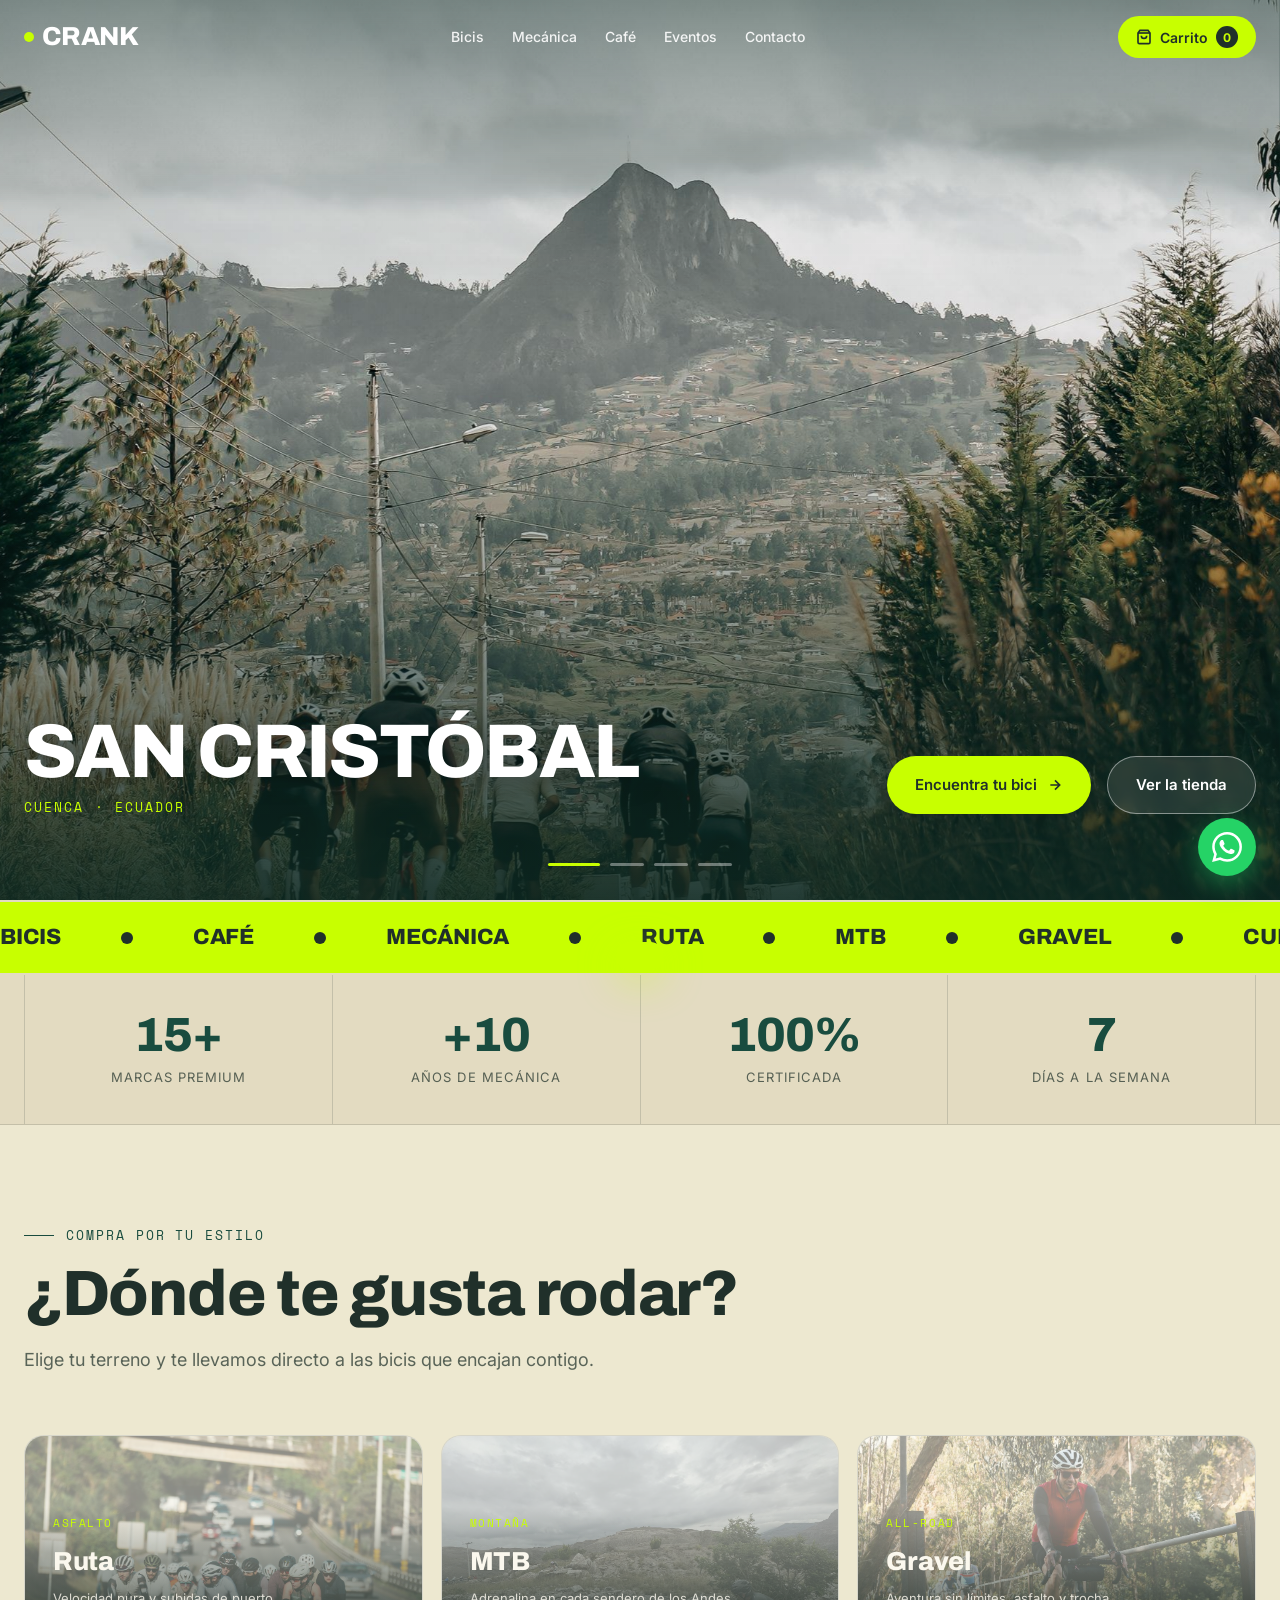
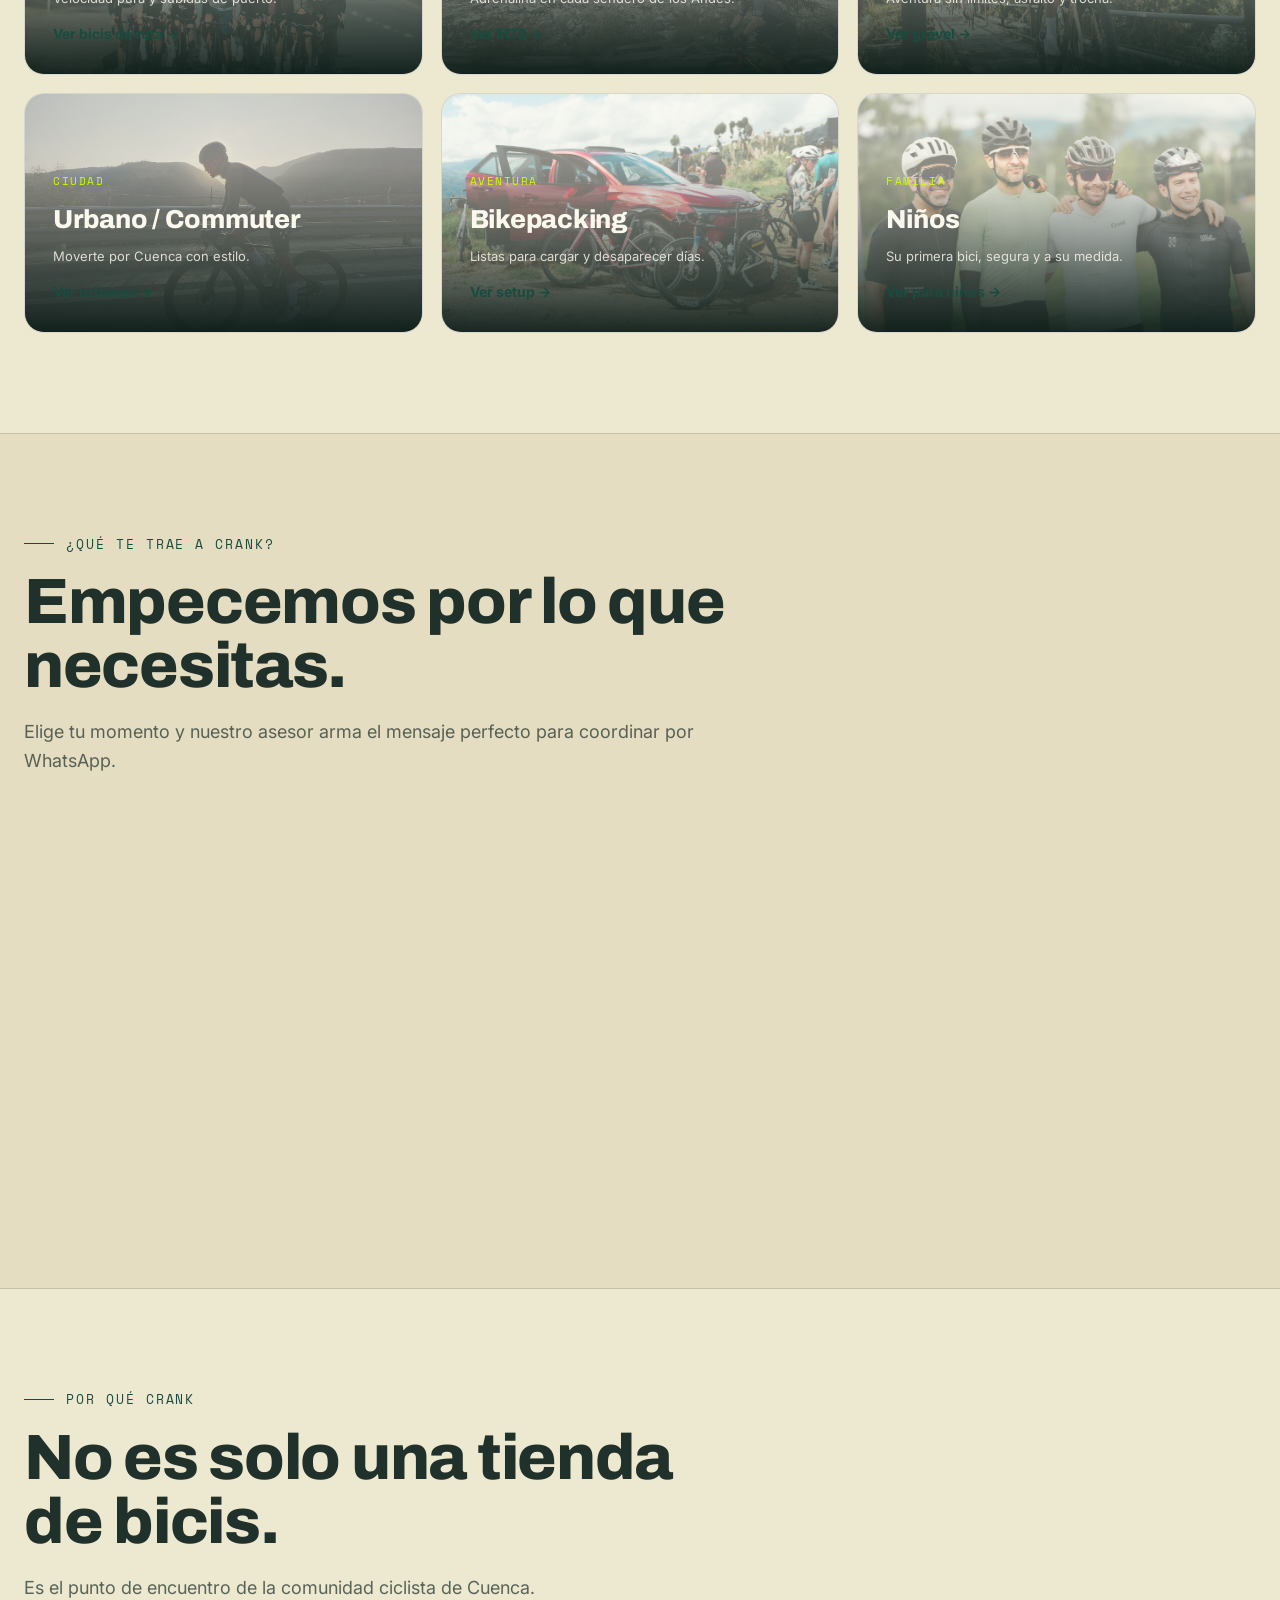
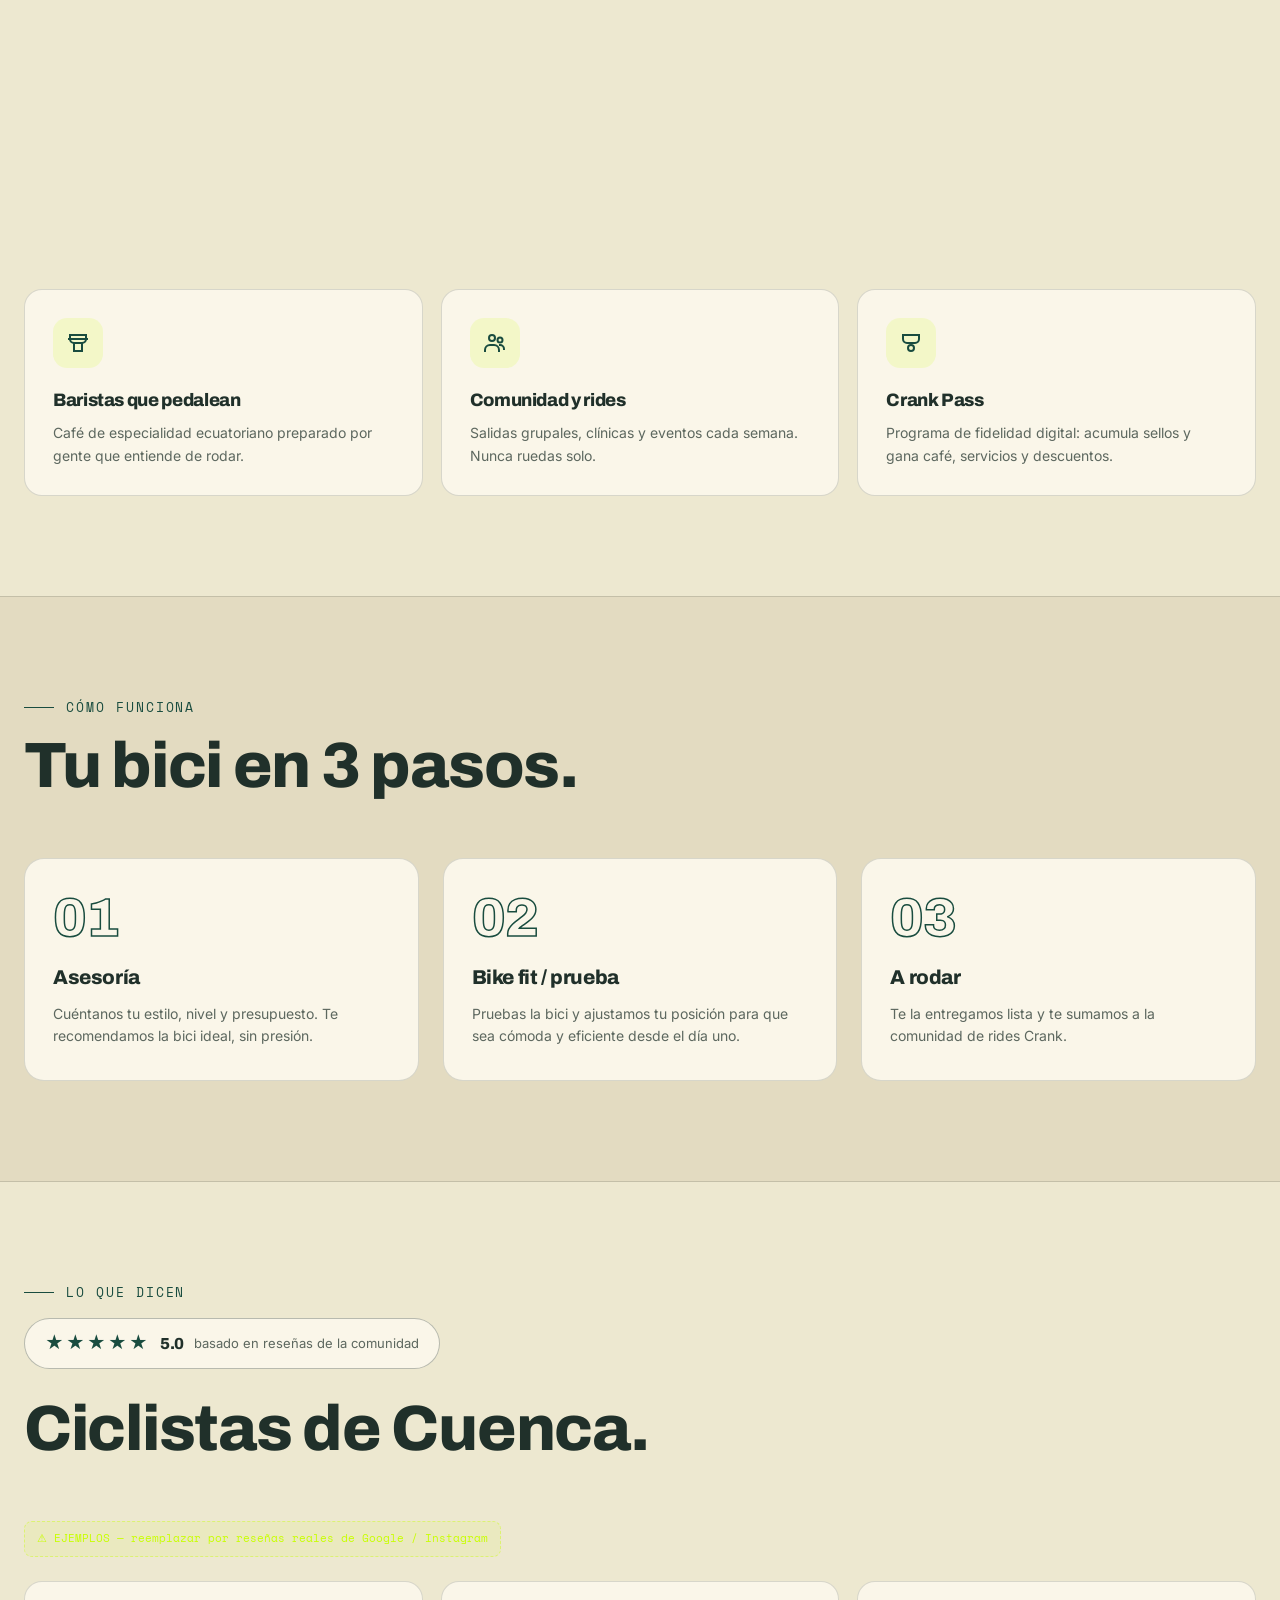
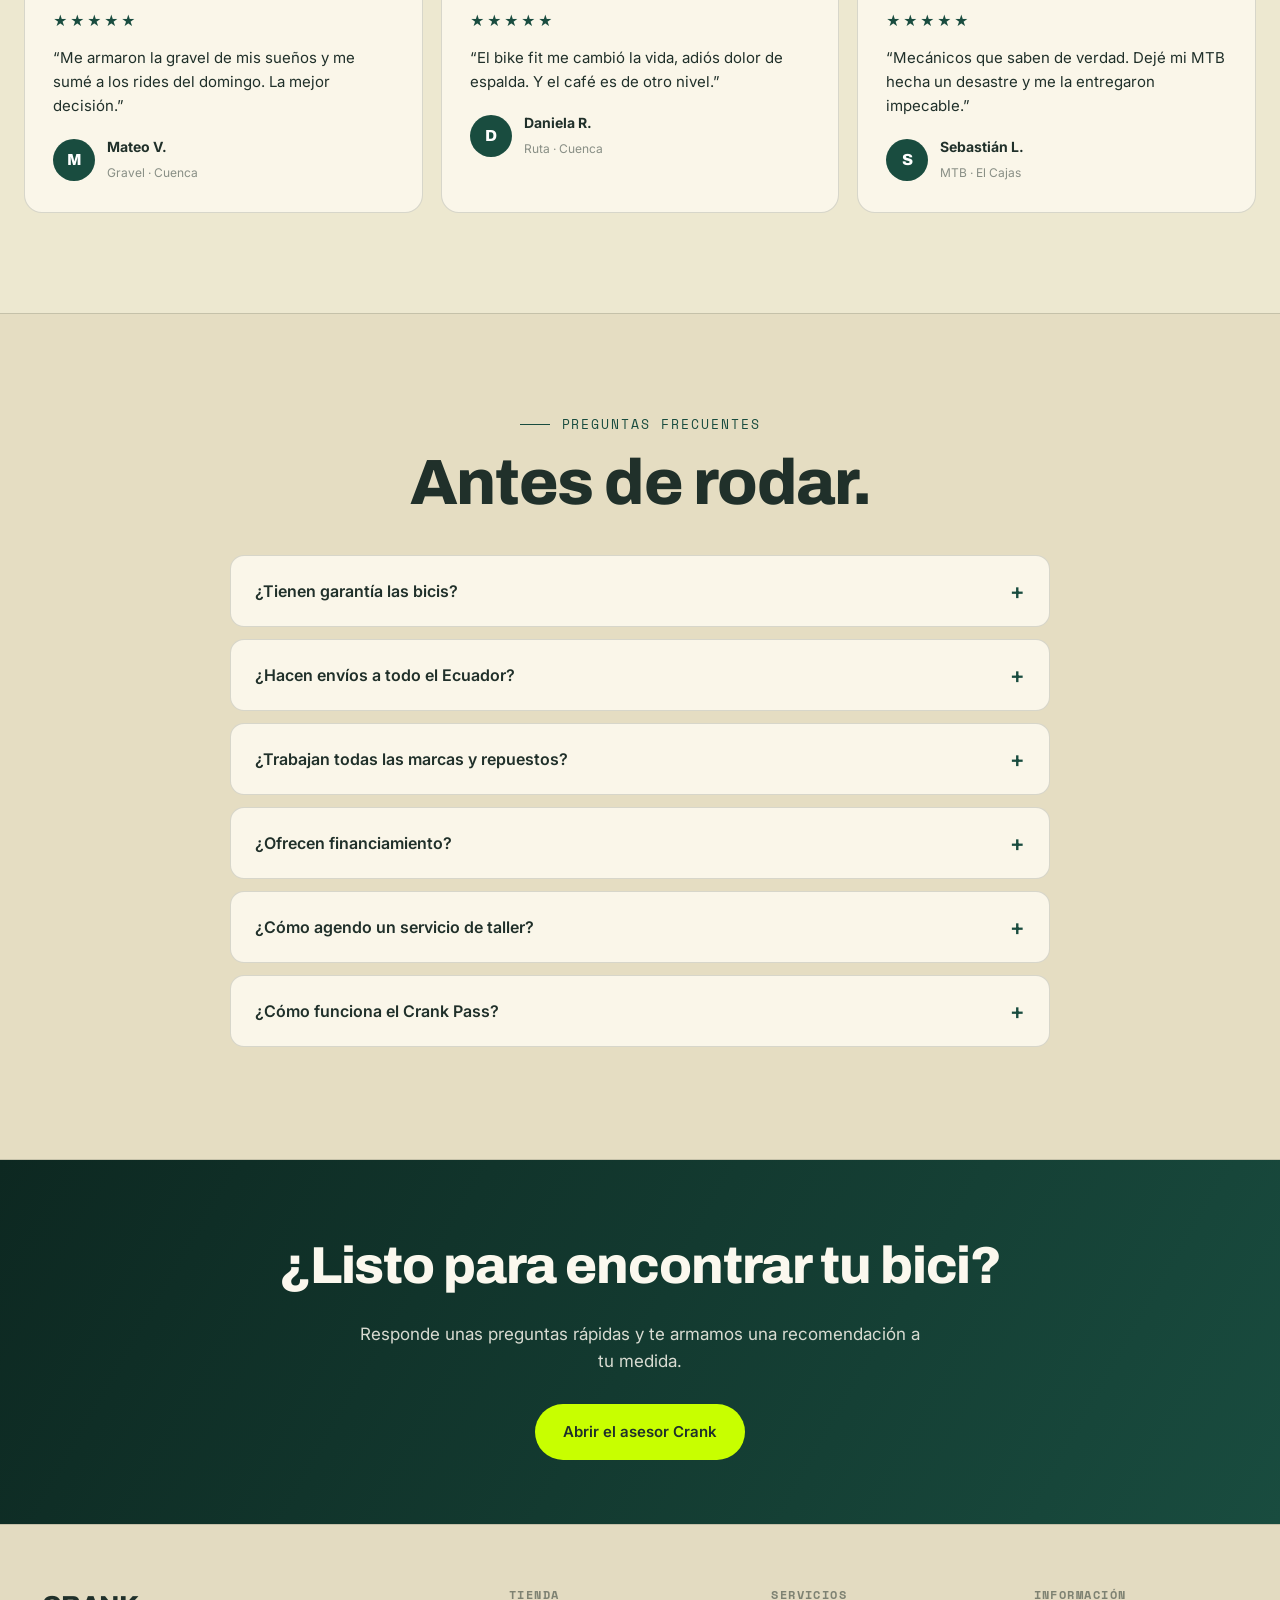
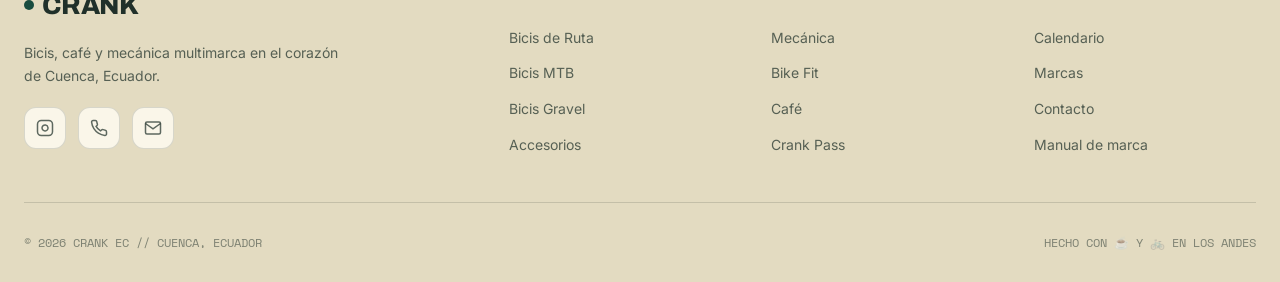
<file: index.html>
<!DOCTYPE html>
<html lang="es">
<head>
<meta charset="UTF-8" />
<meta name="viewport" content="width=device-width, initial-scale=1.0" />
<title>Crank — Bicis, Café y Taller en Cuenca</title>
<meta name="description" content="Crank: tienda de bicicletas, café de especialidad y taller mecánico multimarca en Cuenca, Ecuador. Ruta, MTB y gravel. Encuentra tu bici con nuestro asesor." />
<meta property="og:title" content="Crank — Bicis, Café y Taller en Cuenca" />
<meta property="og:description" content="Bicis de ruta, MTB y gravel, café de especialidad y mecánica multimarca en Cuenca, Ecuador." />
<meta property="og:type" content="website" />
<meta property="og:image" content="img/san-cristobal-w.jpg" />
<link rel="preconnect" href="https://fonts.googleapis.com">
<link rel="preconnect" href="https://fonts.gstatic.com" crossorigin>
<link href="https://fonts.googleapis.com/css2?family=Archivo+Black&family=Archivo:wght@400;500;600;700;800&family=Inter:wght@300;400;500;600;700&family=Space+Mono:wght@400;700&display=swap" rel="stylesheet">
<link rel="stylesheet" href="site.css">
</head>
<body data-page="inicio">

<div id="site-header"></div>

<!-- HERO — carrusel a pantalla completa. Las fotos y los pies de foto se
     configuran en HERO_SLIDES, al inicio de site.js -->
<header class="hero-cine">
  <div class="hero-slides" id="heroSlides"></div>
  <div class="hero-shade"></div>

  <div class="container hero-foot">
    <div class="hero-caption cap-in">
      <span class="hero-cap-title" id="heroCapTitle">San Cristóbal</span>
      <span class="hero-cap-place" id="heroCapPlace">Cuenca · Ecuador</span>
    </div>
    <div class="hero-actions">
      <a href="#" class="btn btn-primary" data-advisor="compra">
        Encuentra tu bici
        <svg width="16" height="16" viewBox="0 0 24 24" fill="none" stroke="currentColor" stroke-width="2.5"><path d="M5 12h14M12 5l7 7-7 7"/></svg>
      </a>
      <a href="bicis.html" class="btn btn-ghost">Ver la tienda</a>
    </div>
  </div>

  <div class="hero-dots" id="heroDots"></div>
</header>

<!-- MARQUEE -->
<div class="marquee">
  <div class="marquee-track">
    <span>BICIS<span class="dot"></span>CAFÉ<span class="dot"></span>MECÁNICA<span class="dot"></span>RUTA<span class="dot"></span>MTB<span class="dot"></span>GRAVEL<span class="dot"></span>CUENCA<span class="dot"></span></span>
    <span>BICIS<span class="dot"></span>CAFÉ<span class="dot"></span>MECÁNICA<span class="dot"></span>RUTA<span class="dot"></span>MTB<span class="dot"></span>GRAVEL<span class="dot"></span>CUENCA<span class="dot"></span></span>
  </div>
</div>

<!-- TIRA DE CONFIANZA -->
<div class="trust-strip">
  <div class="container">
    <div class="trust-grid">
      <div class="trust-item reveal"><div class="num">15+</div><div class="label">Marcas premium</div></div>
      <div class="trust-item reveal"><div class="num">+10</div><div class="label">Años de mecánica</div></div>
      <div class="trust-item reveal"><div class="num">100%</div><div class="label">Certificada</div></div>
      <div class="trust-item reveal"><div class="num">7</div><div class="label">Días a la semana</div></div>
    </div>
  </div>
</div>

<!-- COMPRA POR TU ESTILO -->
<section id="estilos">
  <div class="container">
    <div class="section-header">
      <div class="section-eyebrow">Compra por tu estilo</div>
      <h2 class="section-title">¿Dónde te gusta rodar?</h2>
      <p class="section-desc">Elige tu terreno y te llevamos directo a las bicis que encajan contigo.</p>
    </div>
    <div class="segments-grid">
      <a class="segment reveal" href="bicis.html?estilo=ruta#tienda">
        <img src="img/ruta-peloton.jpg" alt="Ruta" loading="lazy">
        <div class="seg-kicker">Asfalto</div>
        <h3>Ruta</h3>
        <p>Velocidad pura y subidas de puerto.</p>
        <span class="seg-arrow">Ver bicis de ruta →</span>
      </a>
      <a class="segment reveal" href="bicis.html?estilo=mtb#tienda">
        <img src="img/mtb-rocas.jpg" alt="MTB" loading="lazy">
        <div class="seg-kicker">Montaña</div>
        <h3>MTB</h3>
        <p>Adrenalina en cada sendero de los Andes.</p>
        <span class="seg-arrow">Ver MTB →</span>
      </a>
      <a class="segment reveal" href="bicis.html?estilo=gravel#tienda">
        <img src="img/gravel-puente.jpg" alt="Gravel" loading="lazy">
        <div class="seg-kicker">All-road</div>
        <h3>Gravel</h3>
        <p>Aventura sin límites, asfalto y trocha.</p>
        <span class="seg-arrow">Ver gravel →</span>
      </a>
      <a class="segment reveal" href="bicis.html?estilo=urbano#tienda">
        <img src="img/atardecer-ruta.jpg" alt="Urbano" loading="lazy">
        <div class="seg-kicker">Ciudad</div>
        <h3>Urbano / Commuter</h3>
        <p>Moverte por Cuenca con estilo.</p>
        <span class="seg-arrow">Ver urbanas →</span>
      </a>
      <a class="segment reveal" href="bicis.html?estilo=bikepacking#tienda">
        <img src="img/bikepacking-mirador.jpg" alt="Bikepacking" loading="lazy">
        <div class="seg-kicker">Aventura</div>
        <h3>Bikepacking</h3>
        <p>Listas para cargar y desaparecer días.</p>
        <span class="seg-arrow">Ver setup →</span>
      </a>
      <a class="segment reveal" href="bicis.html?estilo=ninos#tienda">
        <img src="img/equipo-crank.jpg" alt="Niños" loading="lazy">
        <div class="seg-kicker">Familia</div>
        <h3>Niños</h3>
        <p>Su primera bici, segura y a su medida.</p>
        <span class="seg-arrow">Ver para niños →</span>
      </a>
    </div>
  </div>
</section>

<!-- DISPARADORES DE INTENCIÓN -->
<section class="bg-soft-section" id="intencion">
  <div class="container">
    <div class="section-header">
      <div class="section-eyebrow">¿Qué te trae a Crank?</div>
      <h2 class="section-title">Empecemos por lo que necesitas.</h2>
      <p class="section-desc">Elige tu momento y nuestro asesor arma el mensaje perfecto para coordinar por WhatsApp.</p>
    </div>
    <div class="intent-grid">
      <a href="#" class="intent reveal" data-advisor="compra" data-intencion="Quiero mi primera bici">
        <span class="intent-icon"><svg width="22" height="22" viewBox="0 0 24 24" fill="none" stroke="currentColor" stroke-width="2"><circle cx="5.5" cy="17.5" r="3.5"/><circle cx="18.5" cy="17.5" r="3.5"/><path d="M5.5 17.5L9 8h6l3.5 9.5M9 8l-2-3"/></svg></span>
        <strong>Quiero mi primera bici</strong><span>Te guiamos de cero, sin tecnicismos.</span>
      </a>
      <a href="#" class="intent reveal" data-advisor="compra" data-intencion="Subir de nivel / competir">
        <span class="intent-icon"><svg width="22" height="22" viewBox="0 0 24 24" fill="none" stroke="currentColor" stroke-width="2"><path d="M3 12h4l3-9 4 18 3-9h4"/></svg></span>
        <strong>Subir de nivel / competir</strong><span>Más rendimiento, mejores componentes.</span>
      </a>
      <a href="#" class="intent reveal" data-advisor="compra" data-intencion="Entrar al gravel / bikepacking" data-estilo="gravel">
        <span class="intent-icon"><svg width="22" height="22" viewBox="0 0 24 24" fill="none" stroke="currentColor" stroke-width="2"><path d="M3 6l4 4M21 6l-4 4M3 18l4-4M21 18l-4-4"/><circle cx="12" cy="12" r="3"/></svg></span>
        <strong>Entrar al gravel / bikepacking</strong><span>Tu pase a la aventura sin ataduras.</span>
      </a>
      <a href="#" class="intent reveal" data-advisor="taller">
        <span class="intent-icon"><svg width="22" height="22" viewBox="0 0 24 24" fill="none" stroke="currentColor" stroke-width="2"><path d="M14.7 6.3a1 1 0 000 1.4l1.6 1.6a1 1 0 001.4 0l3.77-3.77a6 6 0 01-7.94 7.94l-6.91 6.91a2.12 2.12 0 01-3-3l6.91-6.91a6 6 0 017.94-7.94l-3.76 3.76z"/></svg></span>
        <strong>Mi bici necesita servicio</strong><span>Agenda el taller en 4 pasos.</span>
      </a>
      <a href="#" class="intent reveal" data-advisor="taller" data-servicio="tubeless">
        <span class="intent-icon"><svg width="22" height="22" viewBox="0 0 24 24" fill="none" stroke="currentColor" stroke-width="2"><circle cx="12" cy="12" r="10"/><path d="M2 12h20M12 2a15 15 0 010 20"/></svg></span>
        <strong>Reemplazar una pieza</strong><span>Repuestos y montaje multimarca.</span>
      </a>
      <a href="#" class="intent reveal" data-advisor="compra" data-intencion="Volver a rodar">
        <span class="intent-icon"><svg width="22" height="22" viewBox="0 0 24 24" fill="none" stroke="currentColor" stroke-width="2"><path d="M12 6v6l4 2"/><circle cx="12" cy="12" r="10"/></svg></span>
        <strong>Volver a rodar</strong><span>Retomamos contigo a tu ritmo.</span>
      </a>
      <a href="#" class="intent reveal" data-advisor="compra" data-intencion="Regalar una bici">
        <span class="intent-icon"><svg width="22" height="22" viewBox="0 0 24 24" fill="none" stroke="currentColor" stroke-width="2"><rect x="3" y="8" width="18" height="13" rx="1"/><path d="M3 12h18M12 8v13M12 8S10 3 7.5 3 5 6 12 8zM12 8s2-5 4.5-5S19 6 12 8z"/></svg></span>
        <strong>Regalar una bici</strong><span>Te ayudamos a acertar con el regalo.</span>
      </a>
      <a href="cafe.html#rewards" class="intent reveal">
        <span class="intent-icon"><svg width="22" height="22" viewBox="0 0 24 24" fill="none" stroke="currentColor" stroke-width="2"><path d="M4 4h16v4a4 4 0 01-4 4H8a4 4 0 01-4-4z"/><path d="M8 12v8h8v-8M2 8h20"/></svg></span>
        <strong>Solo vine por el café</strong><span>Y a sumar sellos en tu Crank Pass.</span>
      </a>
    </div>
  </div>
</section>

<!-- POR QUÉ CRANK -->
<section id="porque">
  <div class="container">
    <div class="section-header">
      <div class="section-eyebrow">Por qué Crank</div>
      <h2 class="section-title">No es solo una tienda de bicis.</h2>
      <p class="section-desc">Es el punto de encuentro de la comunidad ciclista de Cuenca.</p>
    </div>
    <div class="diff-grid">
      <div class="diff reveal">
        <div class="diff-icon"><svg width="24" height="24" viewBox="0 0 24 24" fill="none" stroke="currentColor" stroke-width="2"><path d="M20 7L9 18l-5-5"/></svg></div>
        <h4>Multimarca de verdad</h4>
        <p>15+ marcas premium y soporte para casi cualquier bici, sea cual sea su origen.</p>
      </div>
      <div class="diff reveal">
        <div class="diff-icon"><svg width="24" height="24" viewBox="0 0 24 24" fill="none" stroke="currentColor" stroke-width="2"><circle cx="12" cy="8" r="6"/><path d="M9 14l-2 7 5-3 5 3-2-7"/></svg></div>
        <h4>Mecánica certificada +10 años</h4>
        <p>Manos expertas que han visto de todo. Tu bici en las mejores manos de Cuenca.</p>
      </div>
      <div class="diff reveal">
        <div class="diff-icon"><svg width="24" height="24" viewBox="0 0 24 24" fill="none" stroke="currentColor" stroke-width="2"><path d="M12 2l3 7h7l-5.5 4 2 7L12 17l-6.5 3 2-7L2 9h7z"/></svg></div>
        <h4>Distribución oficial</h4>
        <p>Garantía real y repuestos originales. Representantes oficiales de marcas líderes.</p>
      </div>
      <div class="diff reveal">
        <div class="diff-icon"><svg width="24" height="24" viewBox="0 0 24 24" fill="none" stroke="currentColor" stroke-width="2"><path d="M4 4h16v4a4 4 0 01-4 4H8a4 4 0 01-4-4z"/><path d="M8 12v8h8v-8M2 8h20"/></svg></div>
        <h4>Baristas que pedalean</h4>
        <p>Café de especialidad ecuatoriano preparado por gente que entiende de rodar.</p>
      </div>
      <div class="diff reveal">
        <div class="diff-icon"><svg width="24" height="24" viewBox="0 0 24 24" fill="none" stroke="currentColor" stroke-width="2"><circle cx="9" cy="7" r="3"/><circle cx="17" cy="9" r="2.5"/><path d="M2 21v-2a5 5 0 015-5h4a5 5 0 015 5v2M16 14h1a4 4 0 014 4v1"/></svg></div>
        <h4>Comunidad y rides</h4>
        <p>Salidas grupales, clínicas y eventos cada semana. Nunca ruedas solo.</p>
      </div>
      <div class="diff reveal">
        <div class="diff-icon"><svg width="24" height="24" viewBox="0 0 24 24" fill="none" stroke="currentColor" stroke-width="2"><path d="M4 4h16v4a4 4 0 01-4 4H8a4 4 0 01-4-4z"/><circle cx="12" cy="17" r="3"/></svg></div>
        <h4>Crank Pass</h4>
        <p>Programa de fidelidad digital: acumula sellos y gana café, servicios y descuentos.</p>
      </div>
    </div>
  </div>
</section>

<!-- PROCESO -->
<section class="bg-deep-section" id="proceso">
  <div class="container">
    <div class="section-header">
      <div class="section-eyebrow">Cómo funciona</div>
      <h2 class="section-title">Tu bici en 3 pasos.</h2>
    </div>
    <div class="process-grid">
      <div class="process-step reveal">
        <div class="step-num">01</div>
        <h4>Asesoría</h4>
        <p>Cuéntanos tu estilo, nivel y presupuesto. Te recomendamos la bici ideal, sin presión.</p>
      </div>
      <div class="process-step reveal">
        <div class="step-num">02</div>
        <h4>Bike fit / prueba</h4>
        <p>Pruebas la bici y ajustamos tu posición para que sea cómoda y eficiente desde el día uno.</p>
      </div>
      <div class="process-step reveal">
        <div class="step-num">03</div>
        <h4>A rodar</h4>
        <p>Te la entregamos lista y te sumamos a la comunidad de rides Crank.</p>
      </div>
    </div>
  </div>
</section>

<!-- PRUEBA SOCIAL -->
<section id="resenas">
  <div class="container">
    <div class="section-header">
      <div class="section-eyebrow">Lo que dicen</div>
      <div class="rating-badge"><span class="stars">★★★★★</span><span class="score">5.0</span><span class="count">basado en reseñas de la comunidad</span></div>
      <h2 class="section-title">Ciclistas de Cuenca.</h2>
    </div>
    <div class="placeholder-note">⚠ EJEMPLOS — reemplazar por reseñas reales de Google / Instagram</div>
    <div class="testimonials-grid">
      <div class="testimonial reveal">
        <div class="stars">★★★★★</div>
        <p>“Me armaron la gravel de mis sueños y me sumé a los rides del domingo. La mejor decisión.”</p>
        <div class="who"><div class="avatar">M</div><div><strong>Mateo V.</strong><span>Gravel · Cuenca</span></div></div>
      </div>
      <div class="testimonial reveal">
        <div class="stars">★★★★★</div>
        <p>“El bike fit me cambió la vida, adiós dolor de espalda. Y el café es de otro nivel.”</p>
        <div class="who"><div class="avatar">D</div><div><strong>Daniela R.</strong><span>Ruta · Cuenca</span></div></div>
      </div>
      <div class="testimonial reveal">
        <div class="stars">★★★★★</div>
        <p>“Mecánicos que saben de verdad. Dejé mi MTB hecha un desastre y me la entregaron impecable.”</p>
        <div class="who"><div class="avatar">S</div><div><strong>Sebastián L.</strong><span>MTB · El Cajas</span></div></div>
      </div>
    </div>
  </div>
</section>

<!-- FAQ -->
<section class="bg-soft-section" id="faq">
  <div class="container">
    <div class="section-header" style="text-align:center;margin:0 auto 40px;">
      <div class="section-eyebrow center">Preguntas frecuentes</div>
      <h2 class="section-title">Antes de rodar.</h2>
    </div>
    <div class="faq-list">
      <div class="faq-item"><button class="faq-q">¿Tienen garantía las bicis? <span class="icon">+</span></button><div class="faq-a"><div class="faq-a-inner">Sí. Al ser distribuidores oficiales, todas nuestras bicis y componentes cuentan con garantía de marca y soporte local en Cuenca.</div></div></div>
      <div class="faq-item"><button class="faq-q">¿Hacen envíos a todo el Ecuador? <span class="icon">+</span></button><div class="faq-a"><div class="faq-a-inner">Sí, enviamos a todo el país. Coordinamos el despacho por WhatsApp al confirmar tu pedido.</div></div></div>
      <div class="faq-item"><button class="faq-q">¿Trabajan todas las marcas y repuestos? <span class="icon">+</span></button><div class="faq-a"><div class="faq-a-inner">Somos un taller multimarca: trabajamos Shimano, SRAM, Campagnolo, Fox, RockShox y más. Si no tenemos el repuesto, te ayudamos a conseguirlo.</div></div></div>
      <div class="faq-item"><button class="faq-q">¿Ofrecen financiamiento? <span class="icon">+</span></button><div class="faq-a"><div class="faq-a-inner">Aceptamos transferencia bancaria y tarjetas. Escríbenos por WhatsApp para conocer opciones de pago disponibles.</div></div></div>
      <div class="faq-item"><button class="faq-q">¿Cómo agendo un servicio de taller? <span class="icon">+</span></button><div class="faq-a"><div class="faq-a-inner">Usa el asesor de taller o el formulario en la página de Taller: eliges servicio, fecha y nos llega tu solicitud por WhatsApp.</div></div></div>
      <div class="faq-item"><button class="faq-q">¿Cómo funciona el Crank Pass? <span class="icon">+</span></button><div class="faq-a"><div class="faq-a-inner">Es un pase digital para tu Apple/Google Wallet. Sumas un sello por cada visita, café o servicio y canjeas recompensas a los 3, 5 y 10 sellos.</div></div></div>
    </div>
  </div>
</section>

<!-- FRANJA CTA -->
<div class="cta-band">
  <div class="container">
    <h2>¿Listo para encontrar tu bici?</h2>
    <p>Responde unas preguntas rápidas y te armamos una recomendación a tu medida.</p>
    <a href="#" class="btn" data-advisor="compra">Abrir el asesor Crank</a>
  </div>
</div>

<div id="site-footer"></div>

<script src="site.js" defer></script>
</body>
</html>
</file>
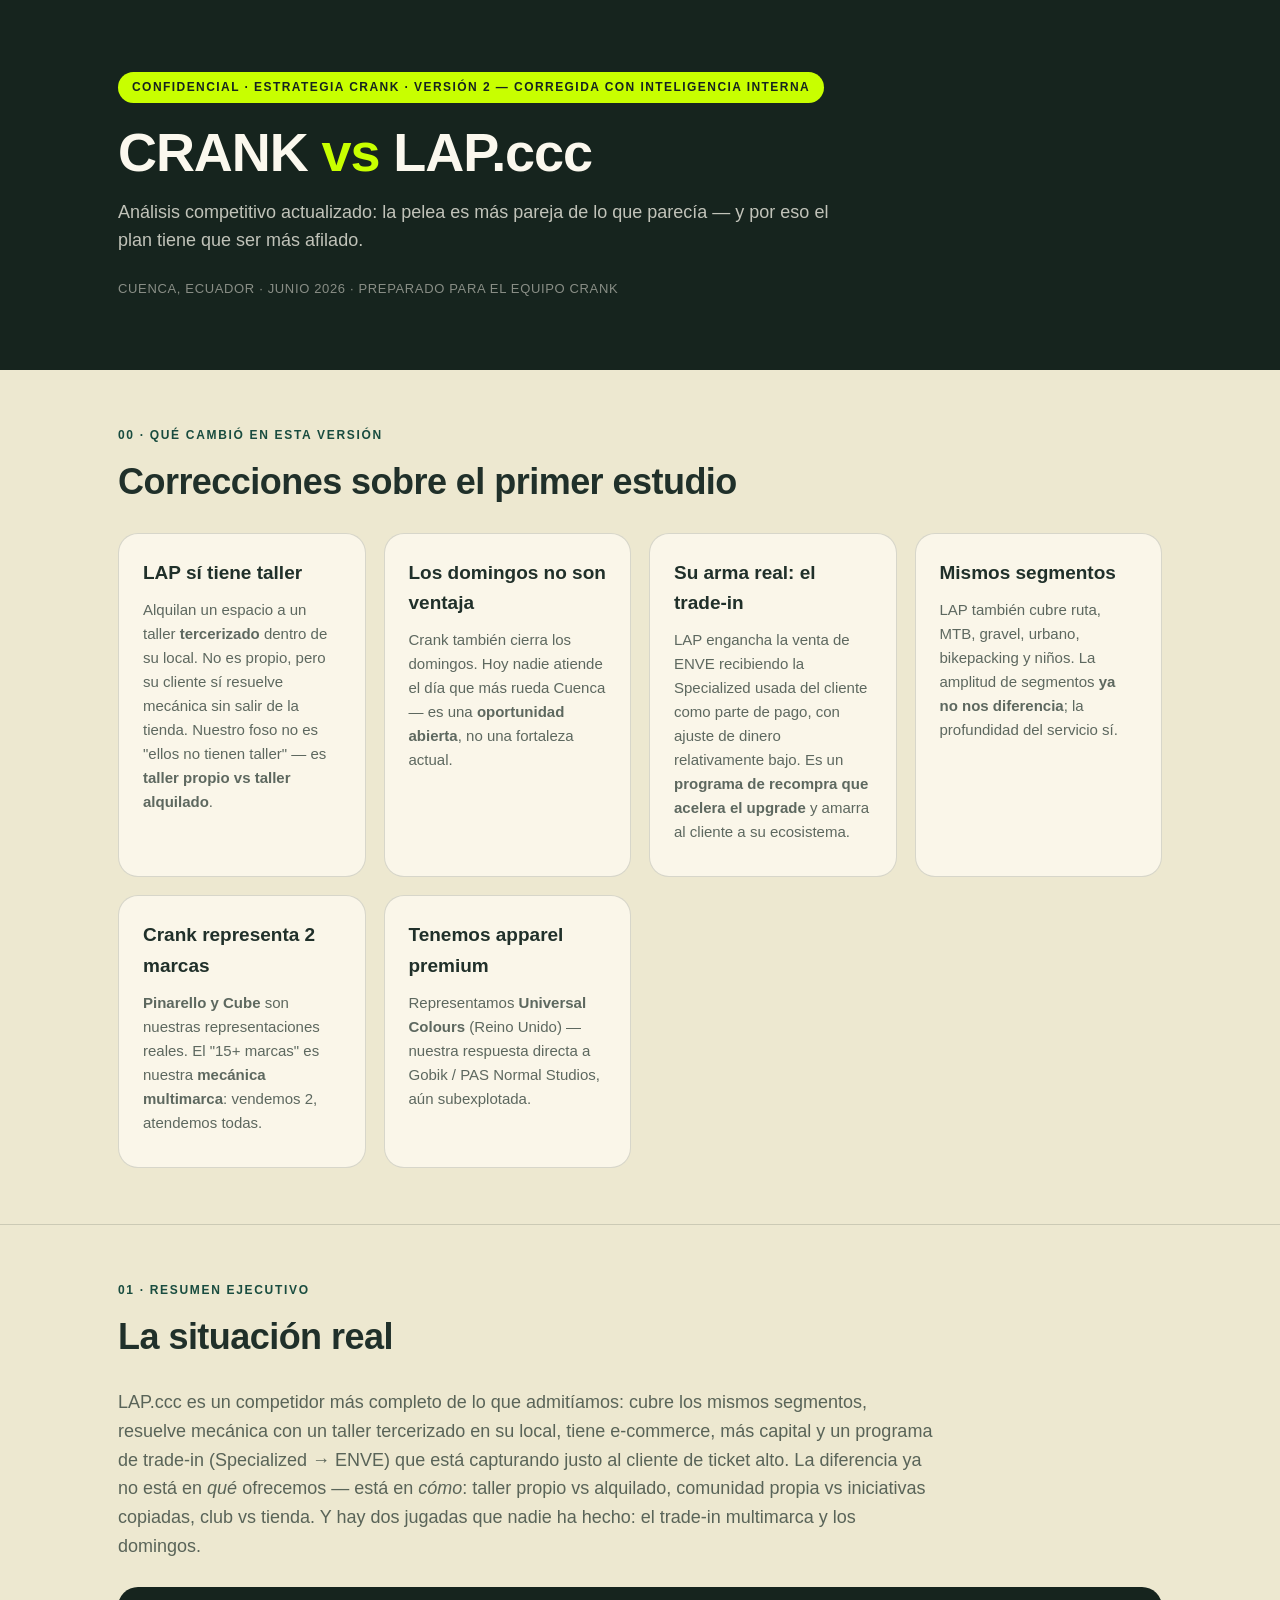
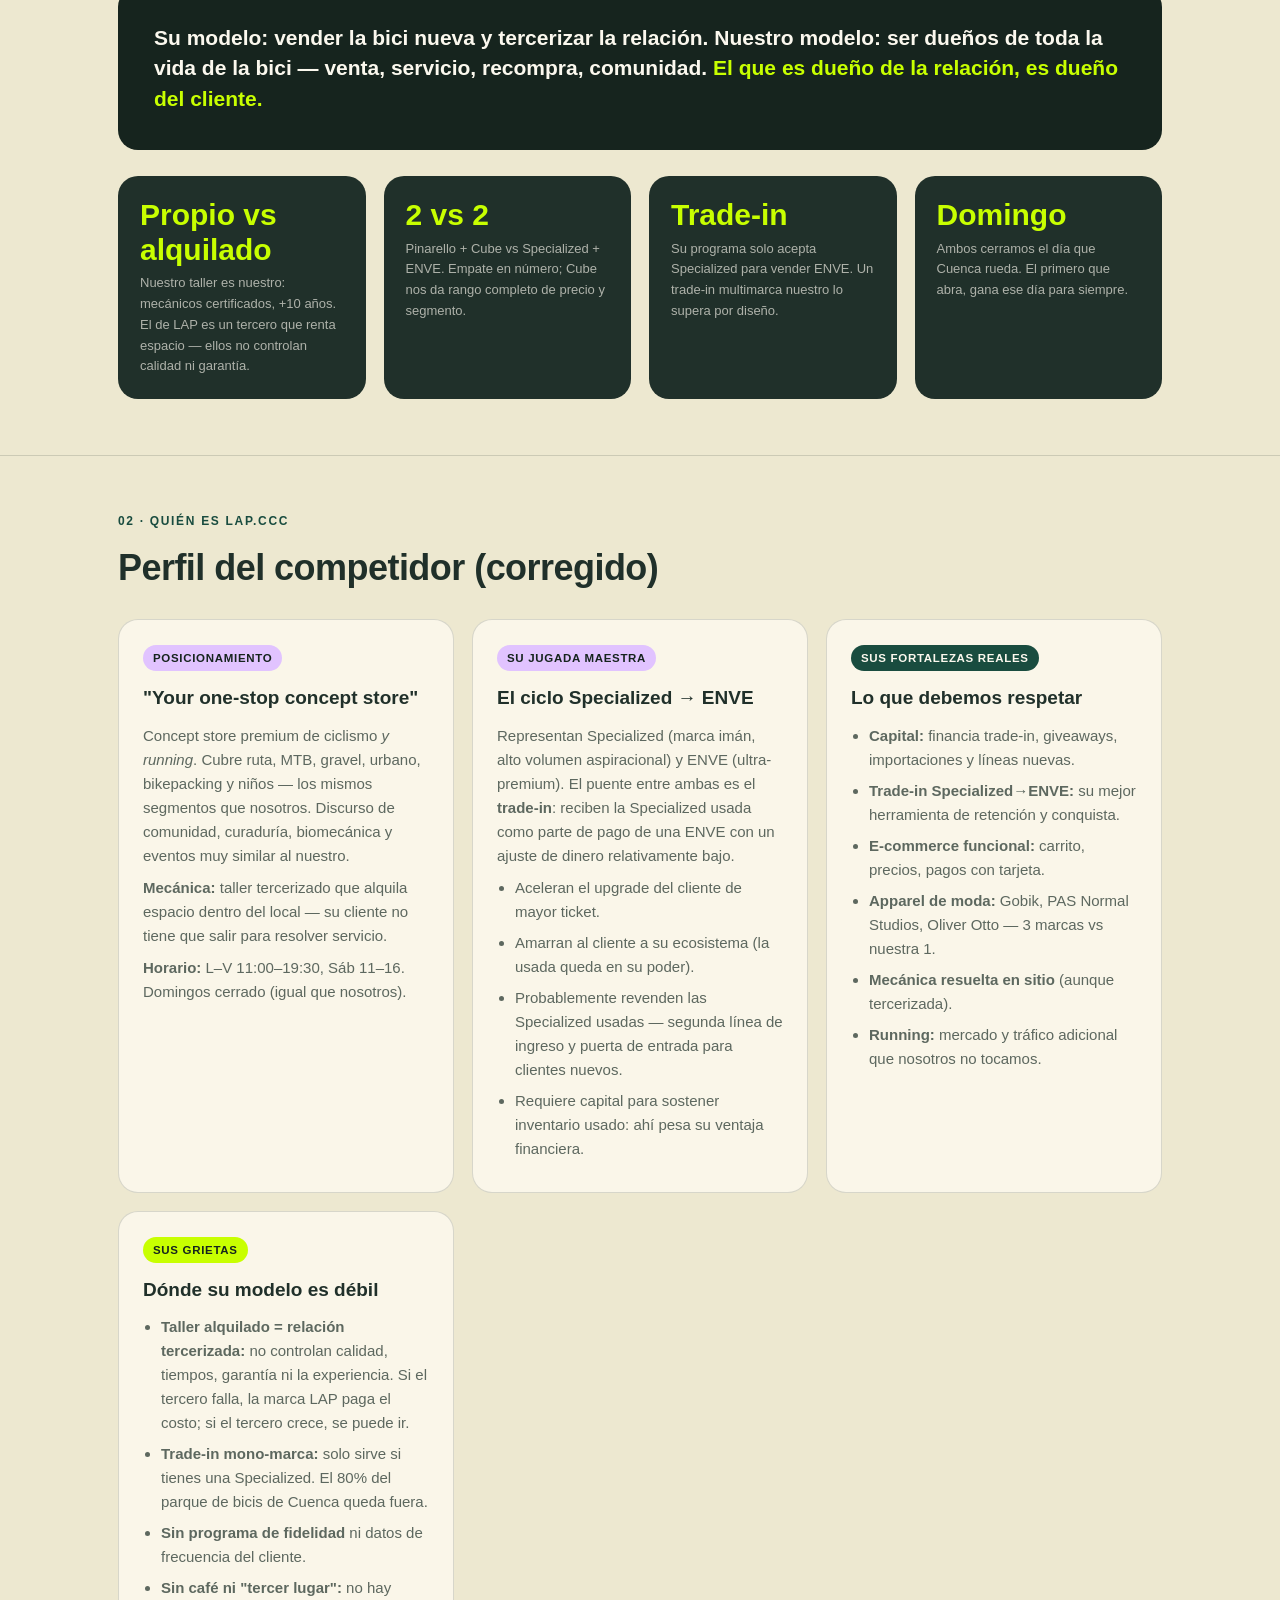
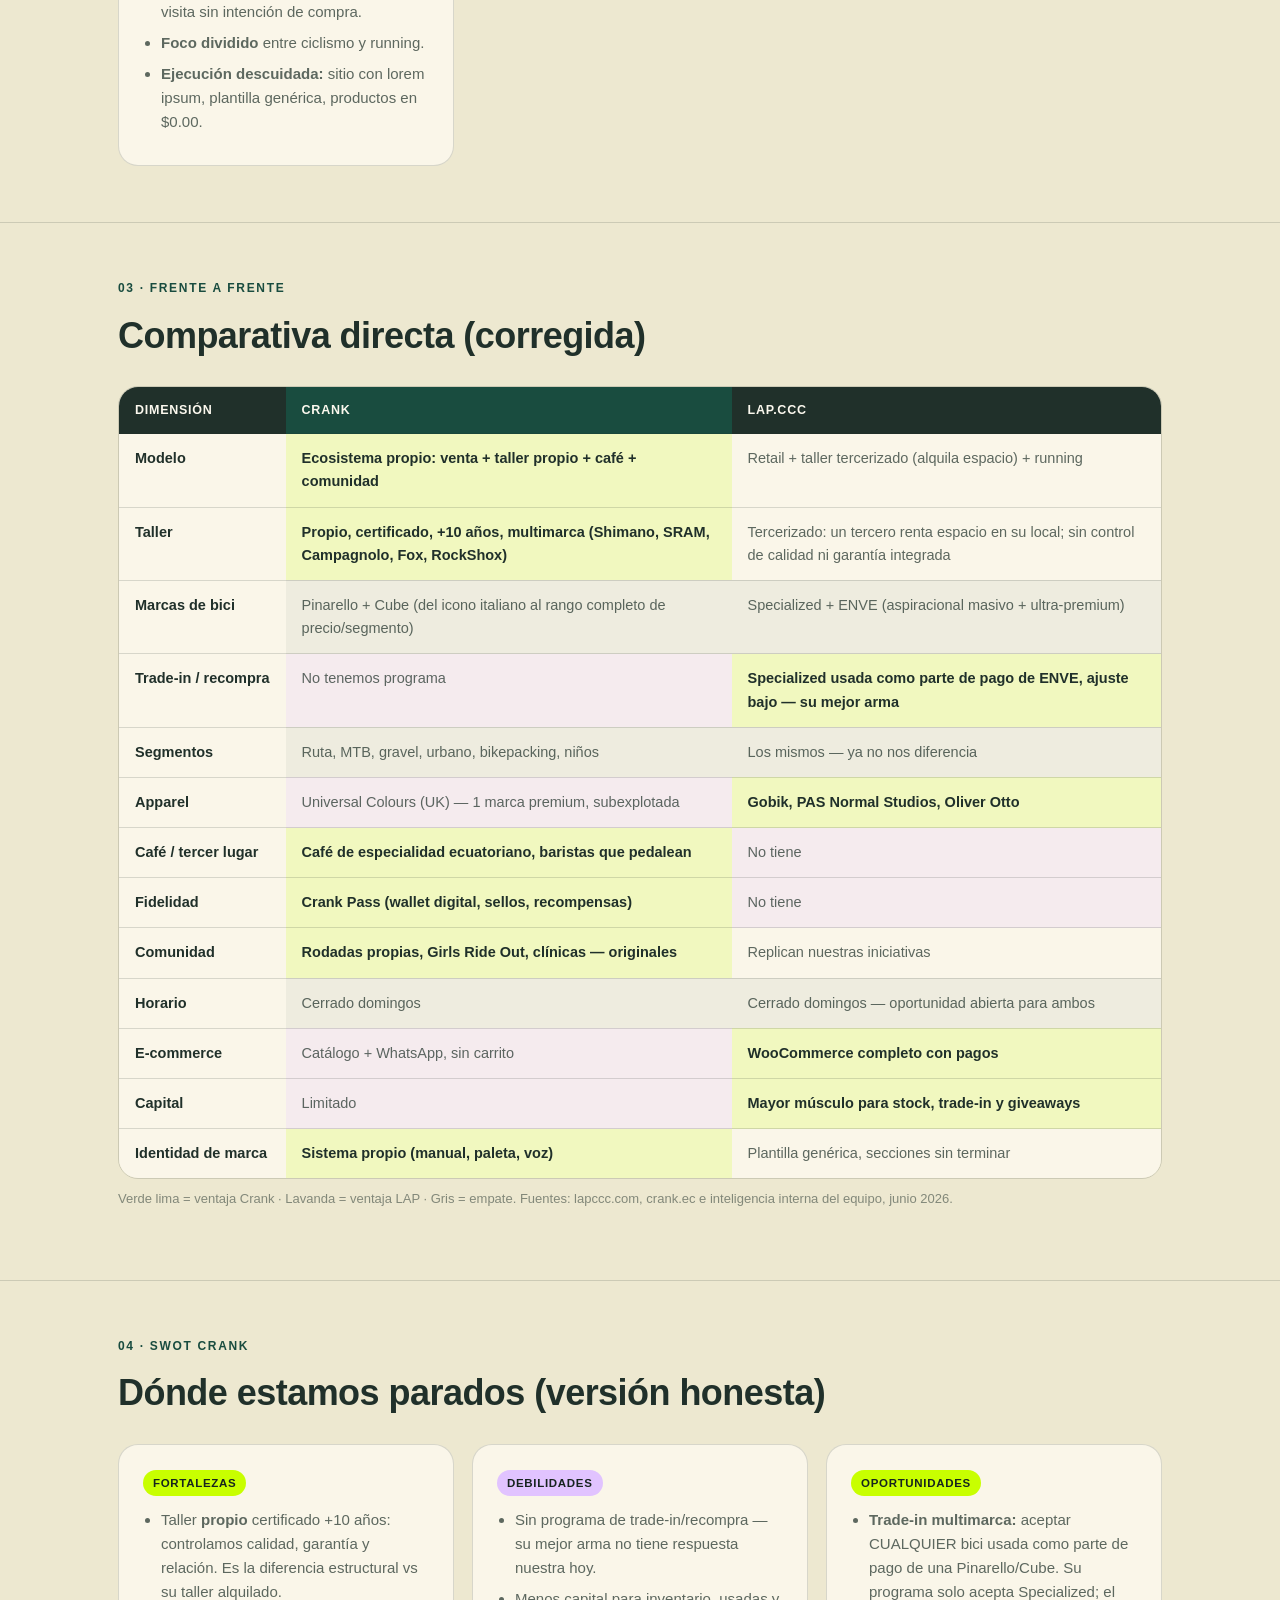
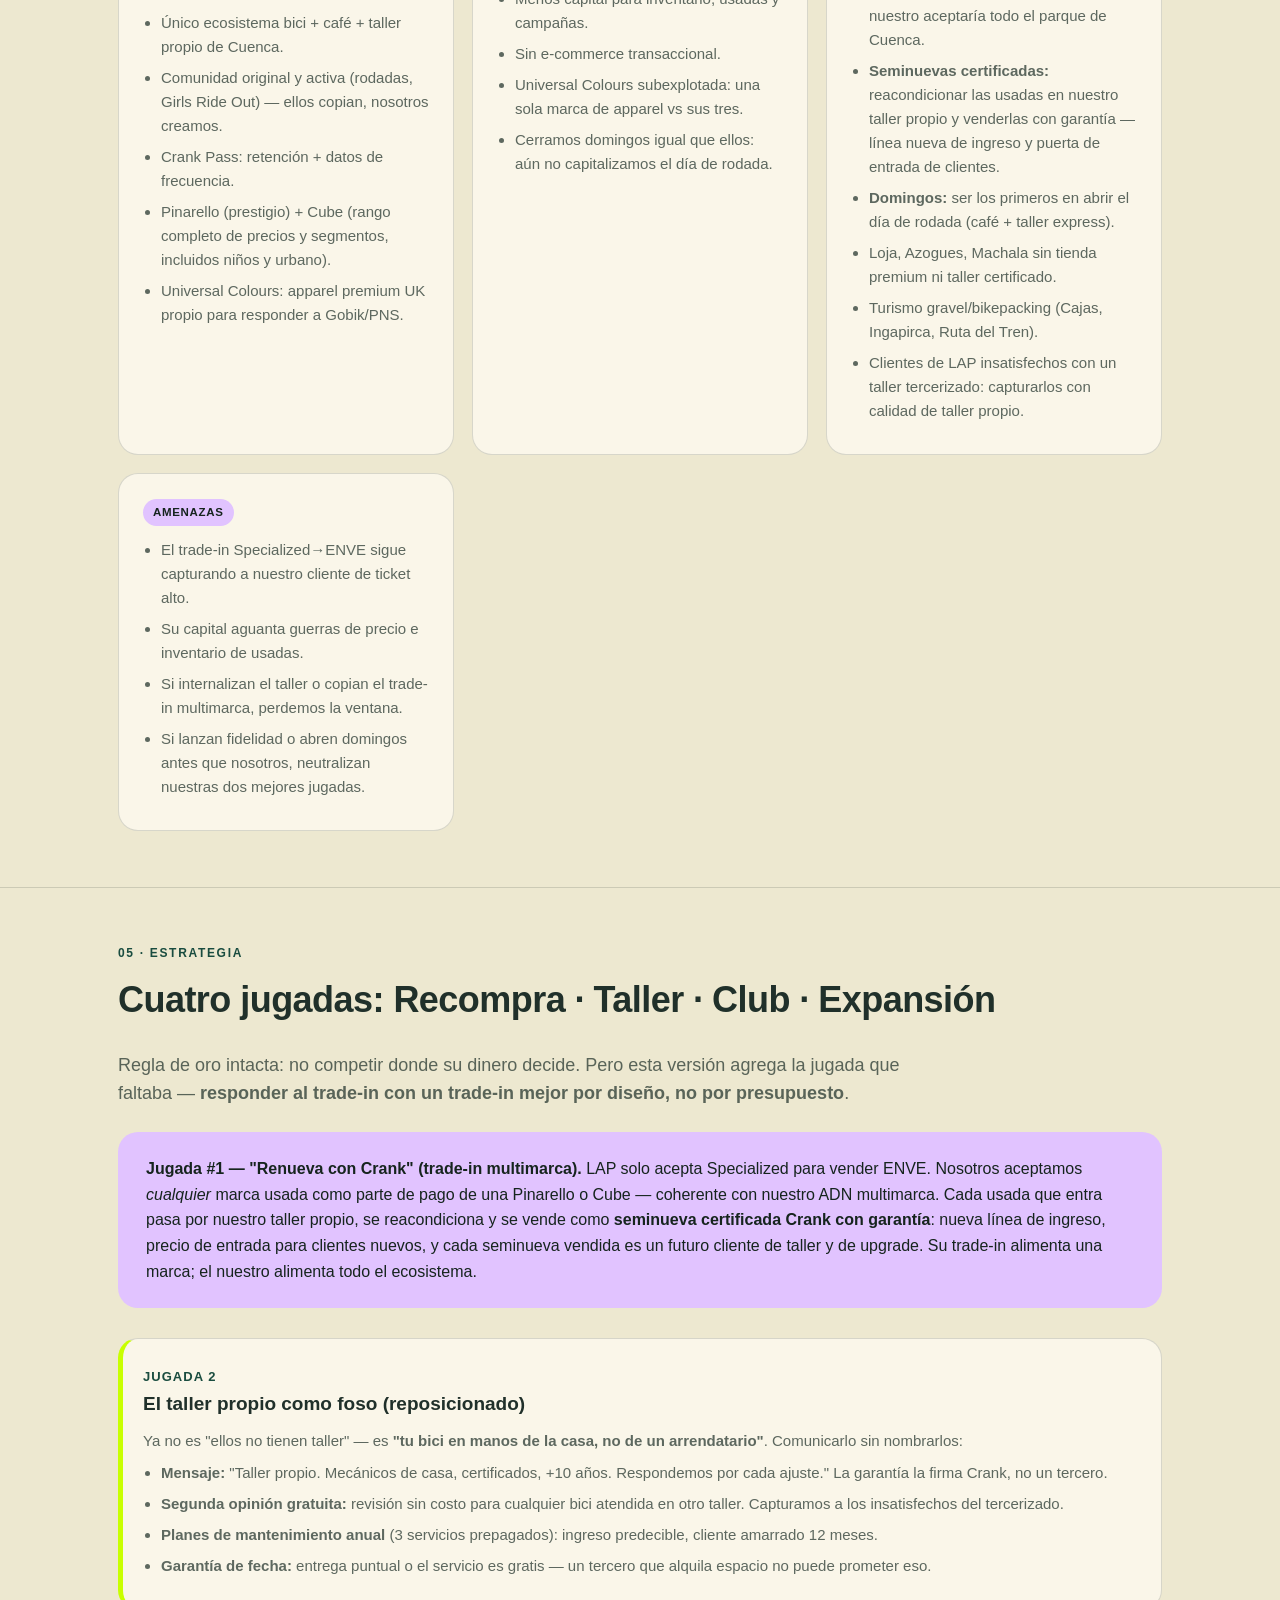
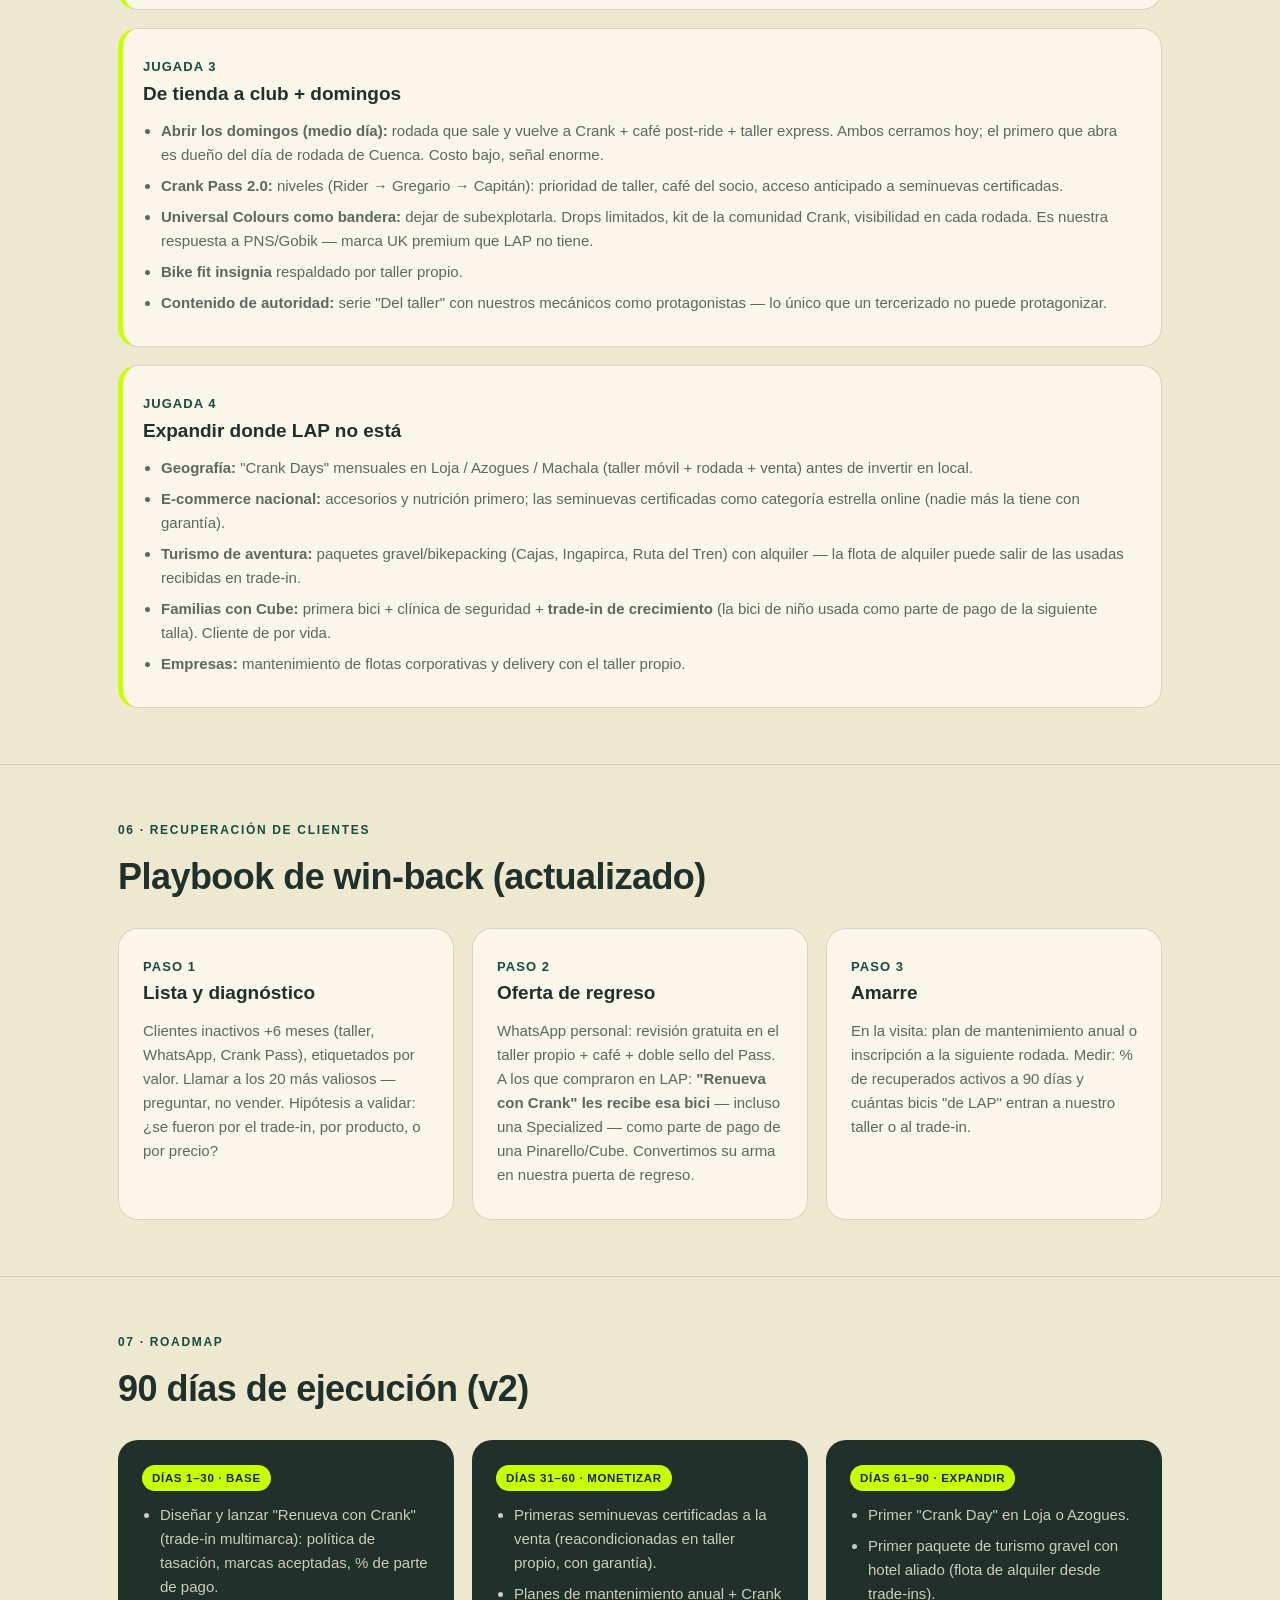
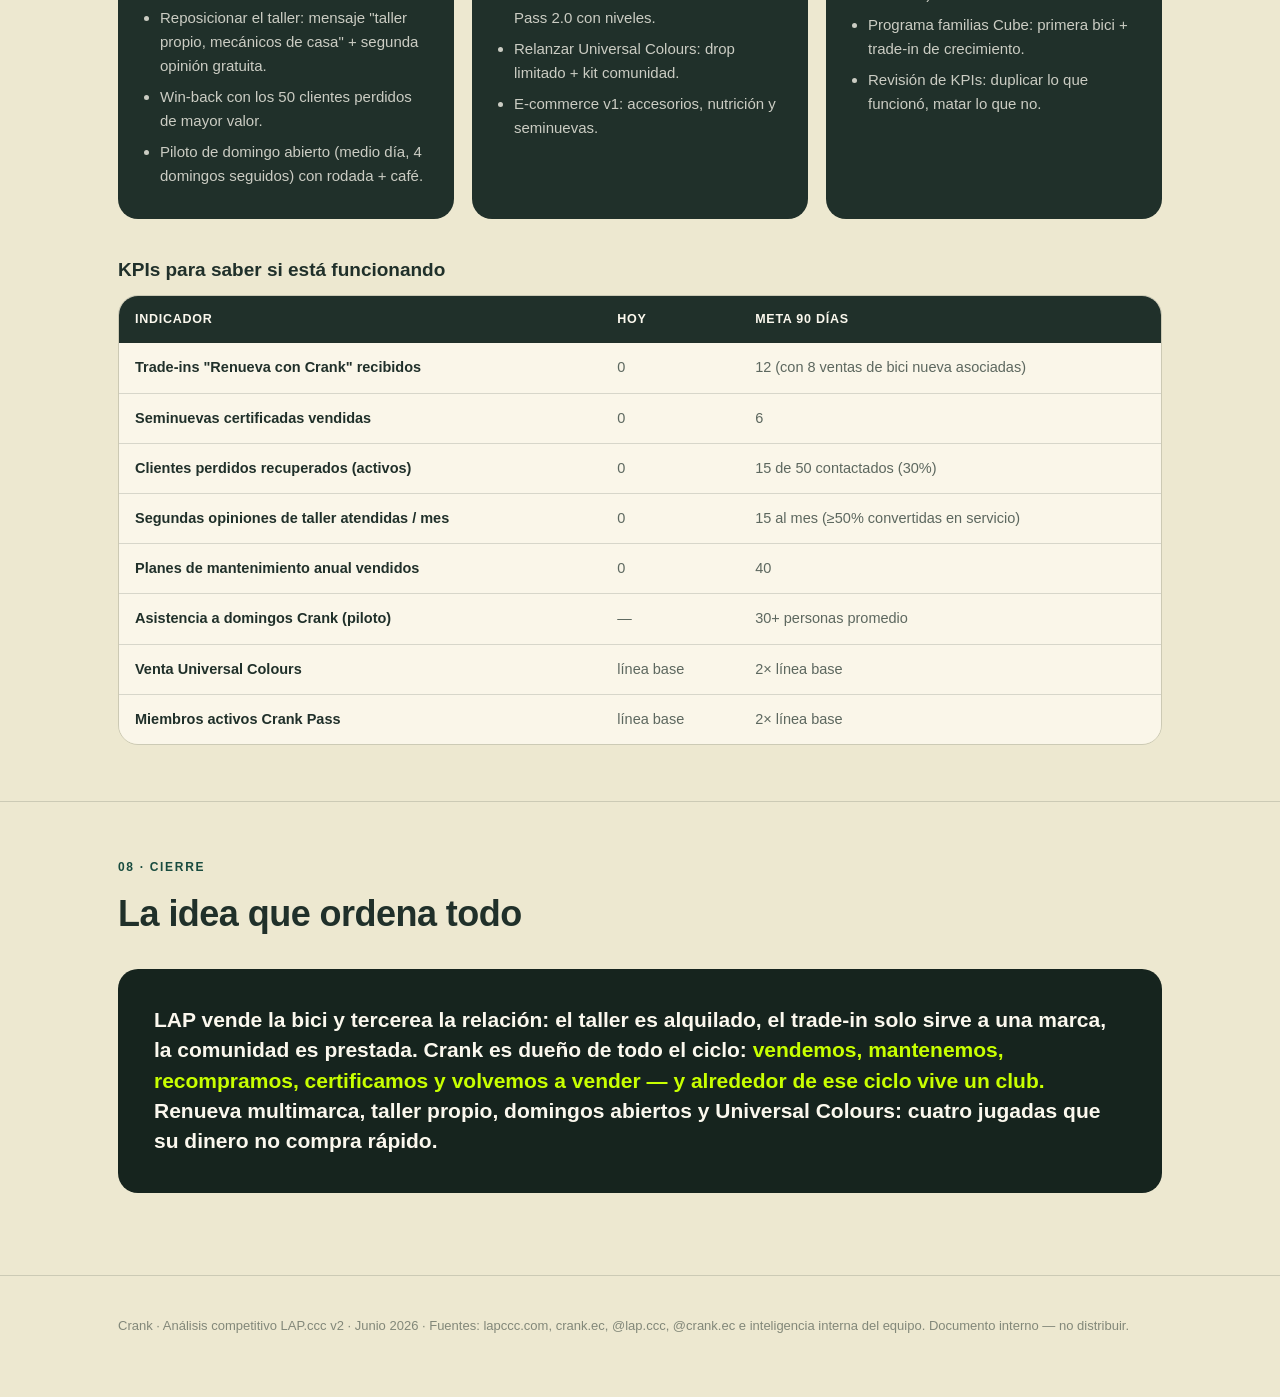
<file: analisis-competitivo-v2/index.html>
<!DOCTYPE html>
<html lang="es">
<head>
<meta charset="UTF-8">
<meta name="viewport" content="width=device-width, initial-scale=1.0">
<title>Crank vs LAP.ccc — Análisis Competitivo v2</title>
<style>
  :root{
    --beige:#EDE8D0; --beige-soft:#E5DDC2; --card:#FAF6E9; --cream:#FBF8EE;
    --forest:#20302A; --forest-deep:#16241E; --green:#194C3F; --green-hover:#0D2821;
    --lima:#C8FF00; --lima-deep:#A8D900; --lavender:#E1C3FF;
    --carbon:#1A1A1A; --dim:rgba(32,48,42,.72); --muted:rgba(32,48,42,.52);
    --line:rgba(32,48,42,.16); --line-strong:rgba(32,48,42,.30);
    --radius:20px;
  }
  *{box-sizing:border-box;margin:0;padding:0}
  body{font-family:'Helvetica Neue',Helvetica,Arial,sans-serif;background:var(--beige);color:var(--forest);line-height:1.6}
  .wrap{max-width:1100px;margin:0 auto;padding:0 28px}
  header{background:var(--forest-deep);color:var(--cream);padding:72px 0 56px}
  .kicker{display:inline-block;background:var(--lima);color:var(--forest-deep);font-size:12px;font-weight:700;letter-spacing:.12em;text-transform:uppercase;padding:6px 14px;border-radius:999px;margin-bottom:20px}
  h1{font-size:clamp(34px,5vw,54px);line-height:1.08;letter-spacing:-.02em;font-weight:800}
  h1 .vs{color:var(--lima)}
  .sub{margin-top:16px;font-size:18px;color:rgba(251,248,238,.75);max-width:720px}
  .meta{margin-top:24px;font-size:13px;color:rgba(251,248,238,.5);letter-spacing:.05em;text-transform:uppercase}
  section{padding:56px 0;border-bottom:1px solid var(--line)}
  .sec-label{font-size:12px;font-weight:700;letter-spacing:.14em;text-transform:uppercase;color:var(--green);margin-bottom:8px}
  h2{font-size:clamp(26px,3.4vw,36px);letter-spacing:-.015em;font-weight:800;margin-bottom:22px}
  h3{font-size:19px;font-weight:700;margin-bottom:10px}
  p{margin-bottom:14px}
  .lead{font-size:18px;color:var(--dim);max-width:820px}
  .grid{display:grid;gap:18px}
  .g2{grid-template-columns:repeat(auto-fit,minmax(300px,1fr))}
  .g3{grid-template-columns:repeat(auto-fit,minmax(240px,1fr))}
  .g4{grid-template-columns:repeat(auto-fit,minmax(200px,1fr))}
  .card{background:var(--card);border:1px solid var(--line);border-radius:var(--radius);padding:24px}
  .card p{color:var(--dim);font-size:15px;margin-bottom:8px}
  .card ul{padding-left:18px;color:var(--dim);font-size:15px}
  .card li{margin-bottom:7px}
  .dark{background:var(--forest);color:var(--cream);border:none}
  .dark p,.dark ul{color:rgba(251,248,238,.78)}
  .dark h3{color:var(--cream)}
  .stat{background:var(--forest);color:var(--cream);border-radius:var(--radius);padding:22px}
  .stat .n{font-size:30px;font-weight:800;color:var(--lima);line-height:1.15}
  .stat .l{font-size:13px;color:rgba(251,248,238,.65);margin-top:6px}
  table{width:100%;border-collapse:collapse;background:var(--card);font-size:14.5px}
  .tablewrap{border:1px solid var(--line);border-radius:var(--radius);overflow-x:auto}
  th{background:var(--forest);color:var(--cream);text-align:left;padding:13px 16px;font-size:12.5px;letter-spacing:.06em;text-transform:uppercase}
  th.crank-col{background:var(--green)}
  td{padding:13px 16px;border-top:1px solid var(--line);vertical-align:top;color:var(--dim)}
  td:first-child{font-weight:700;color:var(--forest);white-space:nowrap}
  .win{background:rgba(200,255,0,.18);font-weight:600;color:var(--forest)}
  .lose{background:rgba(225,195,255,.22)}
  .even{background:rgba(32,48,42,.05)}
  .tag{display:inline-block;font-size:11.5px;font-weight:700;letter-spacing:.06em;text-transform:uppercase;padding:4px 10px;border-radius:999px;margin-bottom:12px}
  .tag.lima{background:var(--lima);color:var(--forest-deep)}
  .tag.lav{background:var(--lavender);color:var(--forest-deep)}
  .tag.green{background:var(--green);color:var(--cream)}
  .swot{display:grid;gap:18px;grid-template-columns:repeat(auto-fit,minmax(300px,1fr))}
  .num{font-size:13px;font-weight:800;color:var(--green);letter-spacing:.08em}
  .pillar{border-left:5px solid var(--lima);padding-left:20px}
  .road{display:grid;gap:18px;grid-template-columns:repeat(auto-fit,minmax(280px,1fr))}
  .quote{background:var(--forest-deep);color:var(--cream);border-radius:var(--radius);padding:36px;font-size:21px;font-weight:600;line-height:1.45;margin:26px 0}
  .quote .hl{color:var(--lima)}
  .alert{background:var(--lavender);color:var(--forest-deep);border-radius:var(--radius);padding:24px 28px;margin:24px 0;font-size:16px}
  footer{padding:40px 0 60px;color:var(--muted);font-size:13px}
  .kpi td:first-child{white-space:normal}
  .note{font-size:13px;color:var(--muted);margin-top:10px}
  @media print{ header{padding:40px 0} section{padding:30px 0} }
</style>
</head>
<body>

<header>
  <div class="wrap">
    <span class="kicker">Confidencial · Estrategia Crank · Versión 2 — corregida con inteligencia interna</span>
    <h1>CRANK <span class="vs">vs</span> LAP.ccc</h1>
    <p class="sub">Análisis competitivo actualizado: la pelea es más pareja de lo que parecía — y por eso el plan tiene que ser más afilado.</p>
    <p class="meta">Cuenca, Ecuador · Junio 2026 · Preparado para el equipo Crank</p>
  </div>
</header>

<section>
  <div class="wrap">
    <p class="sec-label">00 · Qué cambió en esta versión</p>
    <h2>Correcciones sobre el primer estudio</h2>
    <div class="grid g3">
      <div class="card"><h3>LAP sí tiene taller</h3><p>Alquilan un espacio a un taller <strong>tercerizado</strong> dentro de su local. No es propio, pero su cliente sí resuelve mecánica sin salir de la tienda. Nuestro foso no es "ellos no tienen taller" — es <strong>taller propio vs taller alquilado</strong>.</p></div>
      <div class="card"><h3>Los domingos no son ventaja</h3><p>Crank también cierra los domingos. Hoy nadie atiende el día que más rueda Cuenca — es una <strong>oportunidad abierta</strong>, no una fortaleza actual.</p></div>
      <div class="card"><h3>Su arma real: el trade-in</h3><p>LAP engancha la venta de ENVE recibiendo la Specialized usada del cliente como parte de pago, con ajuste de dinero relativamente bajo. Es un <strong>programa de recompra que acelera el upgrade</strong> y amarra al cliente a su ecosistema.</p></div>
      <div class="card"><h3>Mismos segmentos</h3><p>LAP también cubre ruta, MTB, gravel, urbano, bikepacking y niños. La amplitud de segmentos <strong>ya no nos diferencia</strong>; la profundidad del servicio sí.</p></div>
      <div class="card"><h3>Crank representa 2 marcas</h3><p><strong>Pinarello y Cube</strong> son nuestras representaciones reales. El "15+ marcas" es nuestra <strong>mecánica multimarca</strong>: vendemos 2, atendemos todas.</p></div>
      <div class="card"><h3>Tenemos apparel premium</h3><p>Representamos <strong>Universal Colours</strong> (Reino Unido) — nuestra respuesta directa a Gobik / PAS Normal Studios, aún subexplotada.</p></div>
    </div>
  </div>
</section>

<section>
  <div class="wrap">
    <p class="sec-label">01 · Resumen ejecutivo</p>
    <h2>La situación real</h2>
    <p class="lead">LAP.ccc es un competidor más completo de lo que admitíamos: cubre los mismos segmentos, resuelve mecánica con un taller tercerizado en su local, tiene e-commerce, más capital y un programa de trade-in (Specialized → ENVE) que está capturando justo al cliente de ticket alto. La diferencia ya no está en <em>qué</em> ofrecemos — está en <em>cómo</em>: taller propio vs alquilado, comunidad propia vs iniciativas copiadas, club vs tienda. Y hay dos jugadas que nadie ha hecho: el trade-in multimarca y los domingos.</p>
    <div class="quote">Su modelo: vender la bici nueva y tercerizar la relación. Nuestro modelo: ser dueños de toda la vida de la bici — venta, servicio, recompra, comunidad. <span class="hl">El que es dueño de la relación, es dueño del cliente.</span></div>
    <div class="grid g4">
      <div class="stat"><div class="n">Propio vs alquilado</div><div class="l">Nuestro taller es nuestro: mecánicos certificados, +10 años. El de LAP es un tercero que renta espacio — ellos no controlan calidad ni garantía.</div></div>
      <div class="stat"><div class="n">2 vs 2</div><div class="l">Pinarello + Cube vs Specialized + ENVE. Empate en número; Cube nos da rango completo de precio y segmento.</div></div>
      <div class="stat"><div class="n">Trade-in</div><div class="l">Su programa solo acepta Specialized para vender ENVE. Un trade-in multimarca nuestro lo supera por diseño.</div></div>
      <div class="stat"><div class="n">Domingo</div><div class="l">Ambos cerramos el día que Cuenca rueda. El primero que abra, gana ese día para siempre.</div></div>
    </div>
  </div>
</section>

<section>
  <div class="wrap">
    <p class="sec-label">02 · Quién es LAP.ccc</p>
    <h2>Perfil del competidor (corregido)</h2>
    <div class="grid g2">
      <div class="card">
        <span class="tag lav">Posicionamiento</span>
        <h3>"Your one-stop concept store"</h3>
        <p>Concept store premium de ciclismo <em>y running</em>. Cubre ruta, MTB, gravel, urbano, bikepacking y niños — los mismos segmentos que nosotros. Discurso de comunidad, curaduría, biomecánica y eventos muy similar al nuestro.</p>
        <p><strong>Mecánica:</strong> taller tercerizado que alquila espacio dentro del local — su cliente no tiene que salir para resolver servicio.</p>
        <p><strong>Horario:</strong> L–V 11:00–19:30, Sáb 11–16. Domingos cerrado (igual que nosotros).</p>
      </div>
      <div class="card">
        <span class="tag lav">Su jugada maestra</span>
        <h3>El ciclo Specialized → ENVE</h3>
        <p>Representan Specialized (marca imán, alto volumen aspiracional) y ENVE (ultra-premium). El puente entre ambas es el <strong>trade-in</strong>: reciben la Specialized usada como parte de pago de una ENVE con un ajuste de dinero relativamente bajo.</p>
        <ul>
          <li>Aceleran el upgrade del cliente de mayor ticket.</li>
          <li>Amarran al cliente a su ecosistema (la usada queda en su poder).</li>
          <li>Probablemente revenden las Specialized usadas — segunda línea de ingreso y puerta de entrada para clientes nuevos.</li>
          <li>Requiere capital para sostener inventario usado: ahí pesa su ventaja financiera.</li>
        </ul>
      </div>
      <div class="card">
        <span class="tag green">Sus fortalezas reales</span>
        <h3>Lo que debemos respetar</h3>
        <ul>
          <li><strong>Capital:</strong> financia trade-in, giveaways, importaciones y líneas nuevas.</li>
          <li><strong>Trade-in Specialized→ENVE:</strong> su mejor herramienta de retención y conquista.</li>
          <li><strong>E-commerce funcional:</strong> carrito, precios, pagos con tarjeta.</li>
          <li><strong>Apparel de moda:</strong> Gobik, PAS Normal Studios, Oliver Otto — 3 marcas vs nuestra 1.</li>
          <li><strong>Mecánica resuelta en sitio</strong> (aunque tercerizada).</li>
          <li><strong>Running:</strong> mercado y tráfico adicional que nosotros no tocamos.</li>
        </ul>
      </div>
      <div class="card">
        <span class="tag lima">Sus grietas</span>
        <h3>Dónde su modelo es débil</h3>
        <ul>
          <li><strong>Taller alquilado = relación tercerizada:</strong> no controlan calidad, tiempos, garantía ni la experiencia. Si el tercero falla, la marca LAP paga el costo; si el tercero crece, se puede ir.</li>
          <li><strong>Trade-in mono-marca:</strong> solo sirve si tienes una Specialized. El 80% del parque de bicis de Cuenca queda fuera.</li>
          <li><strong>Sin programa de fidelidad</strong> ni datos de frecuencia del cliente.</li>
          <li><strong>Sin café ni "tercer lugar":</strong> no hay visita sin intención de compra.</li>
          <li><strong>Foco dividido</strong> entre ciclismo y running.</li>
          <li><strong>Ejecución descuidada:</strong> sitio con lorem ipsum, plantilla genérica, productos en $0.00.</li>
        </ul>
      </div>
    </div>
  </div>
</section>

<section>
  <div class="wrap">
    <p class="sec-label">03 · Frente a frente</p>
    <h2>Comparativa directa (corregida)</h2>
    <div class="tablewrap">
    <table>
      <tr><th>Dimensión</th><th class="crank-col">Crank</th><th>LAP.ccc</th></tr>
      <tr><td>Modelo</td><td class="win">Ecosistema propio: venta + taller propio + café + comunidad</td><td>Retail + taller tercerizado (alquila espacio) + running</td></tr>
      <tr><td>Taller</td><td class="win">Propio, certificado, +10 años, multimarca (Shimano, SRAM, Campagnolo, Fox, RockShox)</td><td>Tercerizado: un tercero renta espacio en su local; sin control de calidad ni garantía integrada</td></tr>
      <tr><td>Marcas de bici</td><td class="even">Pinarello + Cube (del icono italiano al rango completo de precio/segmento)</td><td class="even">Specialized + ENVE (aspiracional masivo + ultra-premium)</td></tr>
      <tr><td>Trade-in / recompra</td><td class="lose">No tenemos programa</td><td class="win">Specialized usada como parte de pago de ENVE, ajuste bajo — su mejor arma</td></tr>
      <tr><td>Segmentos</td><td class="even">Ruta, MTB, gravel, urbano, bikepacking, niños</td><td class="even">Los mismos — ya no nos diferencia</td></tr>
      <tr><td>Apparel</td><td class="lose">Universal Colours (UK) — 1 marca premium, subexplotada</td><td class="win">Gobik, PAS Normal Studios, Oliver Otto</td></tr>
      <tr><td>Café / tercer lugar</td><td class="win">Café de especialidad ecuatoriano, baristas que pedalean</td><td class="lose">No tiene</td></tr>
      <tr><td>Fidelidad</td><td class="win">Crank Pass (wallet digital, sellos, recompensas)</td><td class="lose">No tiene</td></tr>
      <tr><td>Comunidad</td><td class="win">Rodadas propias, Girls Ride Out, clínicas — originales</td><td>Replican nuestras iniciativas</td></tr>
      <tr><td>Horario</td><td class="even">Cerrado domingos</td><td class="even">Cerrado domingos — oportunidad abierta para ambos</td></tr>
      <tr><td>E-commerce</td><td class="lose">Catálogo + WhatsApp, sin carrito</td><td class="win">WooCommerce completo con pagos</td></tr>
      <tr><td>Capital</td><td class="lose">Limitado</td><td class="win">Mayor músculo para stock, trade-in y giveaways</td></tr>
      <tr><td>Identidad de marca</td><td class="win">Sistema propio (manual, paleta, voz)</td><td>Plantilla genérica, secciones sin terminar</td></tr>
    </table>
    </div>
    <p class="note">Verde lima = ventaja Crank · Lavanda = ventaja LAP · Gris = empate. Fuentes: lapccc.com, crank.ec e inteligencia interna del equipo, junio 2026.</p>
  </div>
</section>

<section>
  <div class="wrap">
    <p class="sec-label">04 · SWOT Crank</p>
    <h2>Dónde estamos parados (versión honesta)</h2>
    <div class="swot">
      <div class="card"><span class="tag lima">Fortalezas</span>
        <ul>
          <li>Taller <strong>propio</strong> certificado +10 años: controlamos calidad, garantía y relación. Es la diferencia estructural vs su taller alquilado.</li>
          <li>Único ecosistema bici + café + taller propio de Cuenca.</li>
          <li>Comunidad original y activa (rodadas, Girls Ride Out) — ellos copian, nosotros creamos.</li>
          <li>Crank Pass: retención + datos de frecuencia.</li>
          <li>Pinarello (prestigio) + Cube (rango completo de precios y segmentos, incluidos niños y urbano).</li>
          <li>Universal Colours: apparel premium UK propio para responder a Gobik/PNS.</li>
        </ul>
      </div>
      <div class="card"><span class="tag lav">Debilidades</span>
        <ul>
          <li>Sin programa de trade-in/recompra — su mejor arma no tiene respuesta nuestra hoy.</li>
          <li>Menos capital para inventario, usadas y campañas.</li>
          <li>Sin e-commerce transaccional.</li>
          <li>Universal Colours subexplotada: una sola marca de apparel vs sus tres.</li>
          <li>Cerramos domingos igual que ellos: aún no capitalizamos el día de rodada.</li>
        </ul>
      </div>
      <div class="card"><span class="tag lima">Oportunidades</span>
        <ul>
          <li><strong>Trade-in multimarca:</strong> aceptar CUALQUIER bici usada como parte de pago de una Pinarello/Cube. Su programa solo acepta Specialized; el nuestro aceptaría todo el parque de Cuenca.</li>
          <li><strong>Seminuevas certificadas:</strong> reacondicionar las usadas en nuestro taller propio y venderlas con garantía — línea nueva de ingreso y puerta de entrada de clientes.</li>
          <li><strong>Domingos:</strong> ser los primeros en abrir el día de rodada (café + taller express).</li>
          <li>Loja, Azogues, Machala sin tienda premium ni taller certificado.</li>
          <li>Turismo gravel/bikepacking (Cajas, Ingapirca, Ruta del Tren).</li>
          <li>Clientes de LAP insatisfechos con un taller tercerizado: capturarlos con calidad de taller propio.</li>
        </ul>
      </div>
      <div class="card"><span class="tag lav">Amenazas</span>
        <ul>
          <li>El trade-in Specialized→ENVE sigue capturando a nuestro cliente de ticket alto.</li>
          <li>Su capital aguanta guerras de precio e inventario de usadas.</li>
          <li>Si internalizan el taller o copian el trade-in multimarca, perdemos la ventana.</li>
          <li>Si lanzan fidelidad o abren domingos antes que nosotros, neutralizan nuestras dos mejores jugadas.</li>
        </ul>
      </div>
    </div>
  </div>
</section>

<section>
  <div class="wrap">
    <p class="sec-label">05 · Estrategia</p>
    <h2>Cuatro jugadas: Recompra · Taller · Club · Expansión</h2>
    <p class="lead">Regla de oro intacta: no competir donde su dinero decide. Pero esta versión agrega la jugada que faltaba — <strong>responder al trade-in con un trade-in mejor por diseño, no por presupuesto</strong>.</p>

    <div class="alert"><strong>Jugada #1 — "Renueva con Crank" (trade-in multimarca).</strong> LAP solo acepta Specialized para vender ENVE. Nosotros aceptamos <em>cualquier</em> marca usada como parte de pago de una Pinarello o Cube — coherente con nuestro ADN multimarca. Cada usada que entra pasa por nuestro taller propio, se reacondiciona y se vende como <strong>seminueva certificada Crank con garantía</strong>: nueva línea de ingreso, precio de entrada para clientes nuevos, y cada seminueva vendida es un futuro cliente de taller y de upgrade. Su trade-in alimenta una marca; el nuestro alimenta todo el ecosistema.</div>

    <div style="margin-top:30px" class="grid">
      <div class="card pillar">
        <span class="num">JUGADA 2</span>
        <h3>El taller propio como foso (reposicionado)</h3>
        <p>Ya no es "ellos no tienen taller" — es <strong>"tu bici en manos de la casa, no de un arrendatario"</strong>. Comunicarlo sin nombrarlos:</p>
        <ul>
          <li><strong>Mensaje:</strong> "Taller propio. Mecánicos de casa, certificados, +10 años. Respondemos por cada ajuste." La garantía la firma Crank, no un tercero.</li>
          <li><strong>Segunda opinión gratuita:</strong> revisión sin costo para cualquier bici atendida en otro taller. Capturamos a los insatisfechos del tercerizado.</li>
          <li><strong>Planes de mantenimiento anual</strong> (3 servicios prepagados): ingreso predecible, cliente amarrado 12 meses.</li>
          <li><strong>Garantía de fecha:</strong> entrega puntual o el servicio es gratis — un tercero que alquila espacio no puede prometer eso.</li>
        </ul>
      </div>

      <div class="card pillar">
        <span class="num">JUGADA 3</span>
        <h3>De tienda a club + domingos</h3>
        <ul>
          <li><strong>Abrir los domingos (medio día):</strong> rodada que sale y vuelve a Crank + café post-ride + taller express. Ambos cerramos hoy; el primero que abra es dueño del día de rodada de Cuenca. Costo bajo, señal enorme.</li>
          <li><strong>Crank Pass 2.0:</strong> niveles (Rider → Gregario → Capitán): prioridad de taller, café del socio, acceso anticipado a seminuevas certificadas.</li>
          <li><strong>Universal Colours como bandera:</strong> dejar de subexplotarla. Drops limitados, kit de la comunidad Crank, visibilidad en cada rodada. Es nuestra respuesta a PNS/Gobik — marca UK premium que LAP no tiene.</li>
          <li><strong>Bike fit insignia</strong> respaldado por taller propio.</li>
          <li><strong>Contenido de autoridad:</strong> serie "Del taller" con nuestros mecánicos como protagonistas — lo único que un tercerizado no puede protagonizar.</li>
        </ul>
      </div>

      <div class="card pillar">
        <span class="num">JUGADA 4</span>
        <h3>Expandir donde LAP no está</h3>
        <ul>
          <li><strong>Geografía:</strong> "Crank Days" mensuales en Loja / Azogues / Machala (taller móvil + rodada + venta) antes de invertir en local.</li>
          <li><strong>E-commerce nacional:</strong> accesorios y nutrición primero; las seminuevas certificadas como categoría estrella online (nadie más la tiene con garantía).</li>
          <li><strong>Turismo de aventura:</strong> paquetes gravel/bikepacking (Cajas, Ingapirca, Ruta del Tren) con alquiler — la flota de alquiler puede salir de las usadas recibidas en trade-in.</li>
          <li><strong>Familias con Cube:</strong> primera bici + clínica de seguridad + <strong>trade-in de crecimiento</strong> (la bici de niño usada como parte de pago de la siguiente talla). Cliente de por vida.</li>
          <li><strong>Empresas:</strong> mantenimiento de flotas corporativas y delivery con el taller propio.</li>
        </ul>
      </div>
    </div>
  </div>
</section>

<section>
  <div class="wrap">
    <p class="sec-label">06 · Recuperación de clientes</p>
    <h2>Playbook de win-back (actualizado)</h2>
    <div class="grid g3">
      <div class="card"><span class="num">PASO 1</span><h3>Lista y diagnóstico</h3><p>Clientes inactivos +6 meses (taller, WhatsApp, Crank Pass), etiquetados por valor. Llamar a los 20 más valiosos — preguntar, no vender. Hipótesis a validar: ¿se fueron por el trade-in, por producto, o por precio?</p></div>
      <div class="card"><span class="num">PASO 2</span><h3>Oferta de regreso</h3><p>WhatsApp personal: revisión gratuita en el taller propio + café + doble sello del Pass. A los que compraron en LAP: <strong>"Renueva con Crank" les recibe esa bici</strong> — incluso una Specialized — como parte de pago de una Pinarello/Cube. Convertimos su arma en nuestra puerta de regreso.</p></div>
      <div class="card"><span class="num">PASO 3</span><h3>Amarre</h3><p>En la visita: plan de mantenimiento anual o inscripción a la siguiente rodada. Medir: % de recuperados activos a 90 días y cuántas bicis "de LAP" entran a nuestro taller o al trade-in.</p></div>
    </div>
  </div>
</section>

<section>
  <div class="wrap">
    <p class="sec-label">07 · Roadmap</p>
    <h2>90 días de ejecución (v2)</h2>
    <div class="road">
      <div class="card dark">
        <span class="tag lima">Días 1–30 · Base</span>
        <ul>
          <li>Diseñar y lanzar "Renueva con Crank" (trade-in multimarca): política de tasación, marcas aceptadas, % de parte de pago.</li>
          <li>Reposicionar el taller: mensaje "taller propio, mecánicos de casa" + segunda opinión gratuita.</li>
          <li>Win-back con los 50 clientes perdidos de mayor valor.</li>
          <li>Piloto de domingo abierto (medio día, 4 domingos seguidos) con rodada + café.</li>
        </ul>
      </div>
      <div class="card dark">
        <span class="tag lima">Días 31–60 · Monetizar</span>
        <ul>
          <li>Primeras seminuevas certificadas a la venta (reacondicionadas en taller propio, con garantía).</li>
          <li>Planes de mantenimiento anual + Crank Pass 2.0 con niveles.</li>
          <li>Relanzar Universal Colours: drop limitado + kit comunidad.</li>
          <li>E-commerce v1: accesorios, nutrición y seminuevas.</li>
        </ul>
      </div>
      <div class="card dark">
        <span class="tag lima">Días 61–90 · Expandir</span>
        <ul>
          <li>Primer "Crank Day" en Loja o Azogues.</li>
          <li>Primer paquete de turismo gravel con hotel aliado (flota de alquiler desde trade-ins).</li>
          <li>Programa familias Cube: primera bici + trade-in de crecimiento.</li>
          <li>Revisión de KPIs: duplicar lo que funcionó, matar lo que no.</li>
        </ul>
      </div>
    </div>

    <h3 style="margin-top:36px">KPIs para saber si está funcionando</h3>
    <div class="tablewrap">
    <table class="kpi">
      <tr><th>Indicador</th><th>Hoy</th><th>Meta 90 días</th></tr>
      <tr><td>Trade-ins "Renueva con Crank" recibidos</td><td>0</td><td>12 (con 8 ventas de bici nueva asociadas)</td></tr>
      <tr><td>Seminuevas certificadas vendidas</td><td>0</td><td>6</td></tr>
      <tr><td>Clientes perdidos recuperados (activos)</td><td>0</td><td>15 de 50 contactados (30%)</td></tr>
      <tr><td>Segundas opiniones de taller atendidas / mes</td><td>0</td><td>15 al mes (≥50% convertidas en servicio)</td></tr>
      <tr><td>Planes de mantenimiento anual vendidos</td><td>0</td><td>40</td></tr>
      <tr><td>Asistencia a domingos Crank (piloto)</td><td>—</td><td>30+ personas promedio</td></tr>
      <tr><td>Venta Universal Colours</td><td>línea base</td><td>2× línea base</td></tr>
      <tr><td>Miembros activos Crank Pass</td><td>línea base</td><td>2× línea base</td></tr>
    </table>
    </div>
  </div>
</section>

<section>
  <div class="wrap">
    <p class="sec-label">08 · Cierre</p>
    <h2>La idea que ordena todo</h2>
    <div class="quote">LAP vende la bici y tercerea la relación: el taller es alquilado, el trade-in solo sirve a una marca, la comunidad es prestada. Crank es dueño de todo el ciclo: <span class="hl">vendemos, mantenemos, recompramos, certificamos y volvemos a vender — y alrededor de ese ciclo vive un club.</span> Renueva multimarca, taller propio, domingos abiertos y Universal Colours: cuatro jugadas que su dinero no compra rápido.</div>
  </div>
</section>

<footer>
  <div class="wrap">
    Crank · Análisis competitivo LAP.ccc v2 · Junio 2026 · Fuentes: lapccc.com, crank.ec, @lap.ccc, @crank.ec e inteligencia interna del equipo. Documento interno — no distribuir.
  </div>
</footer>

</body>
</html>
</file>
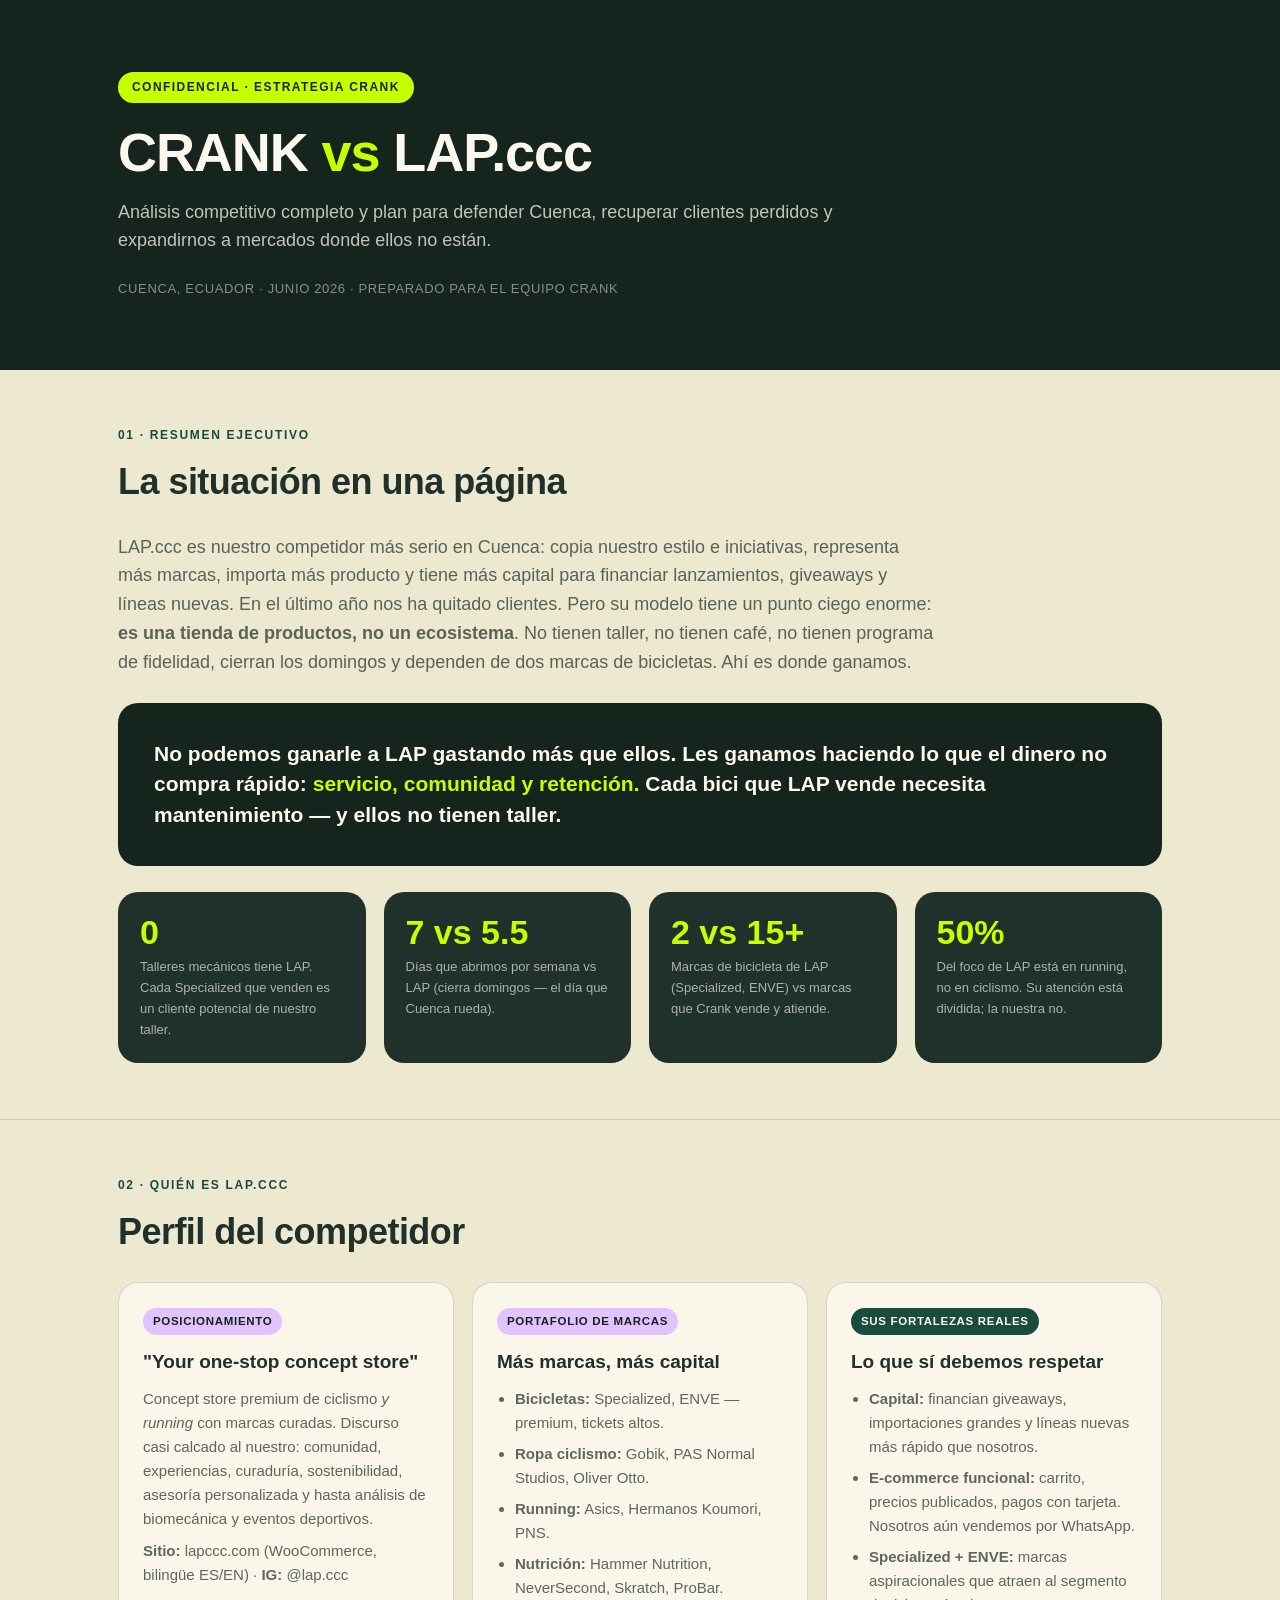
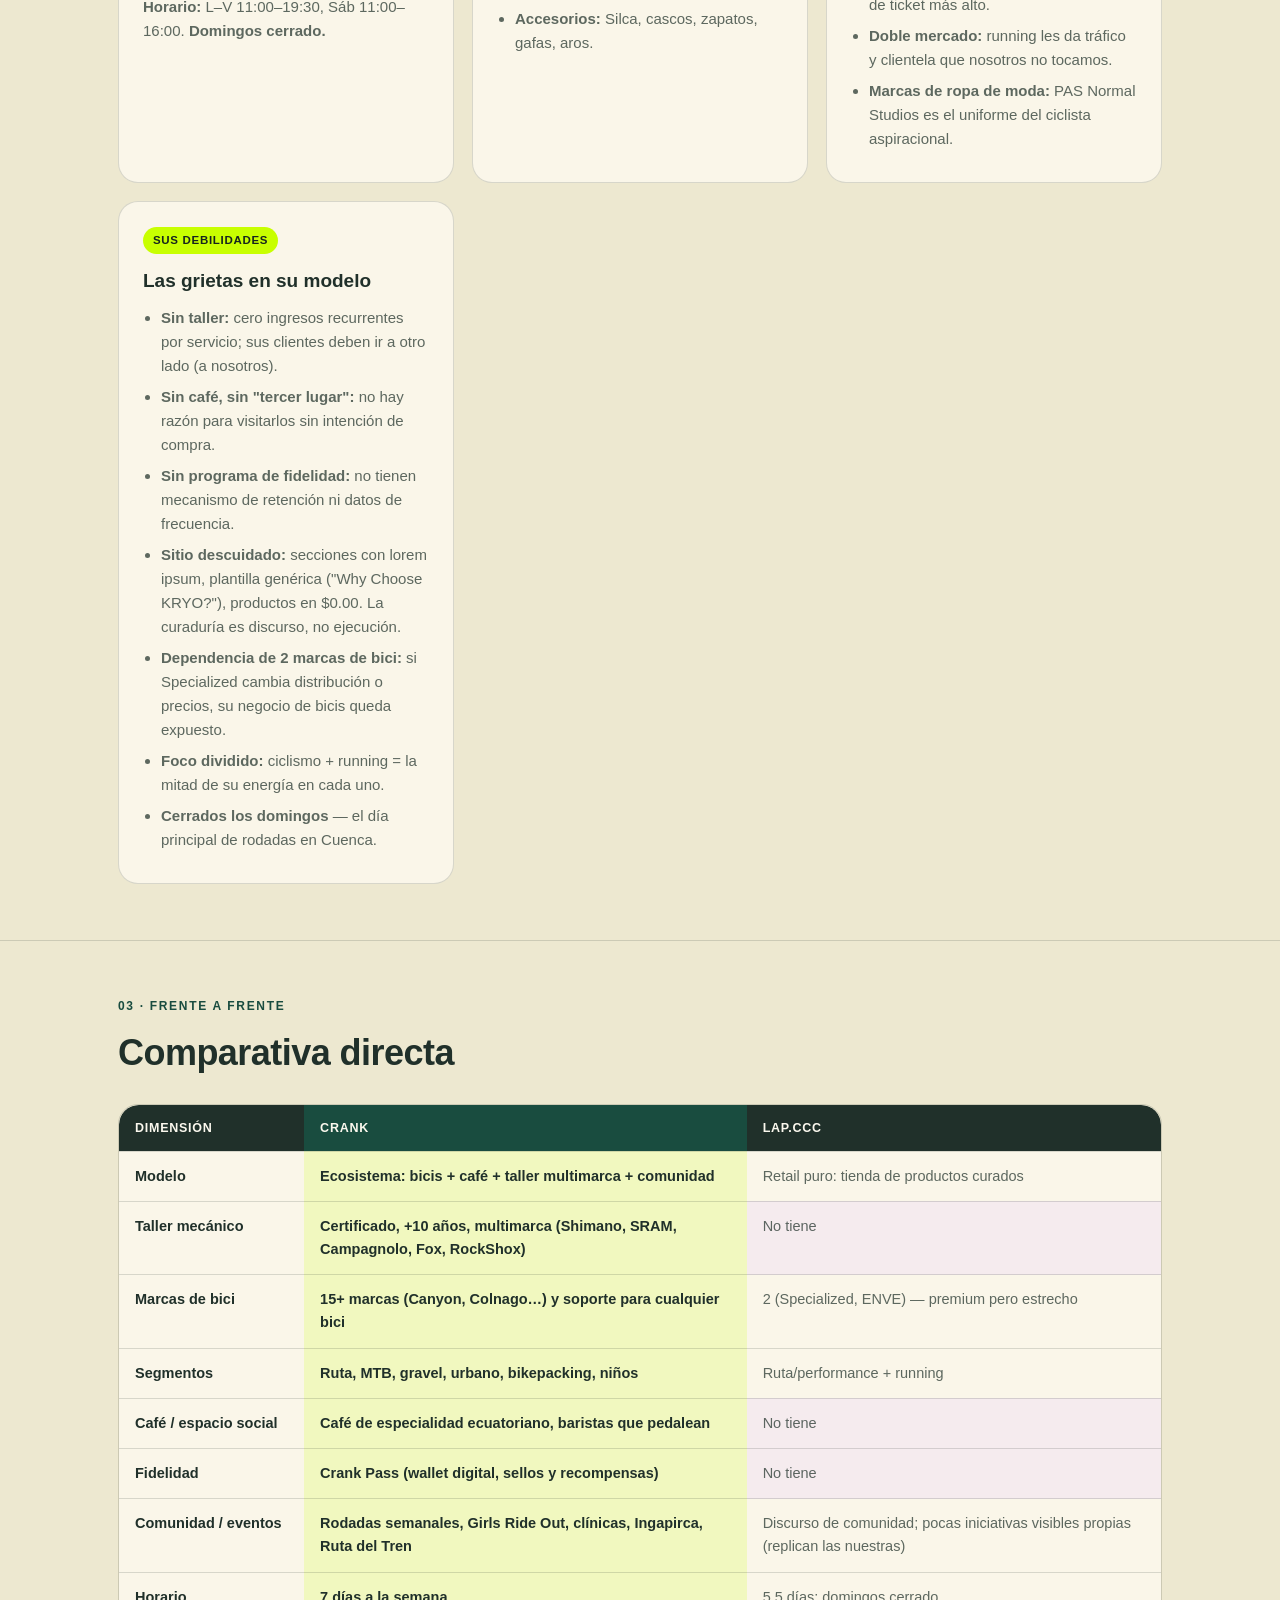
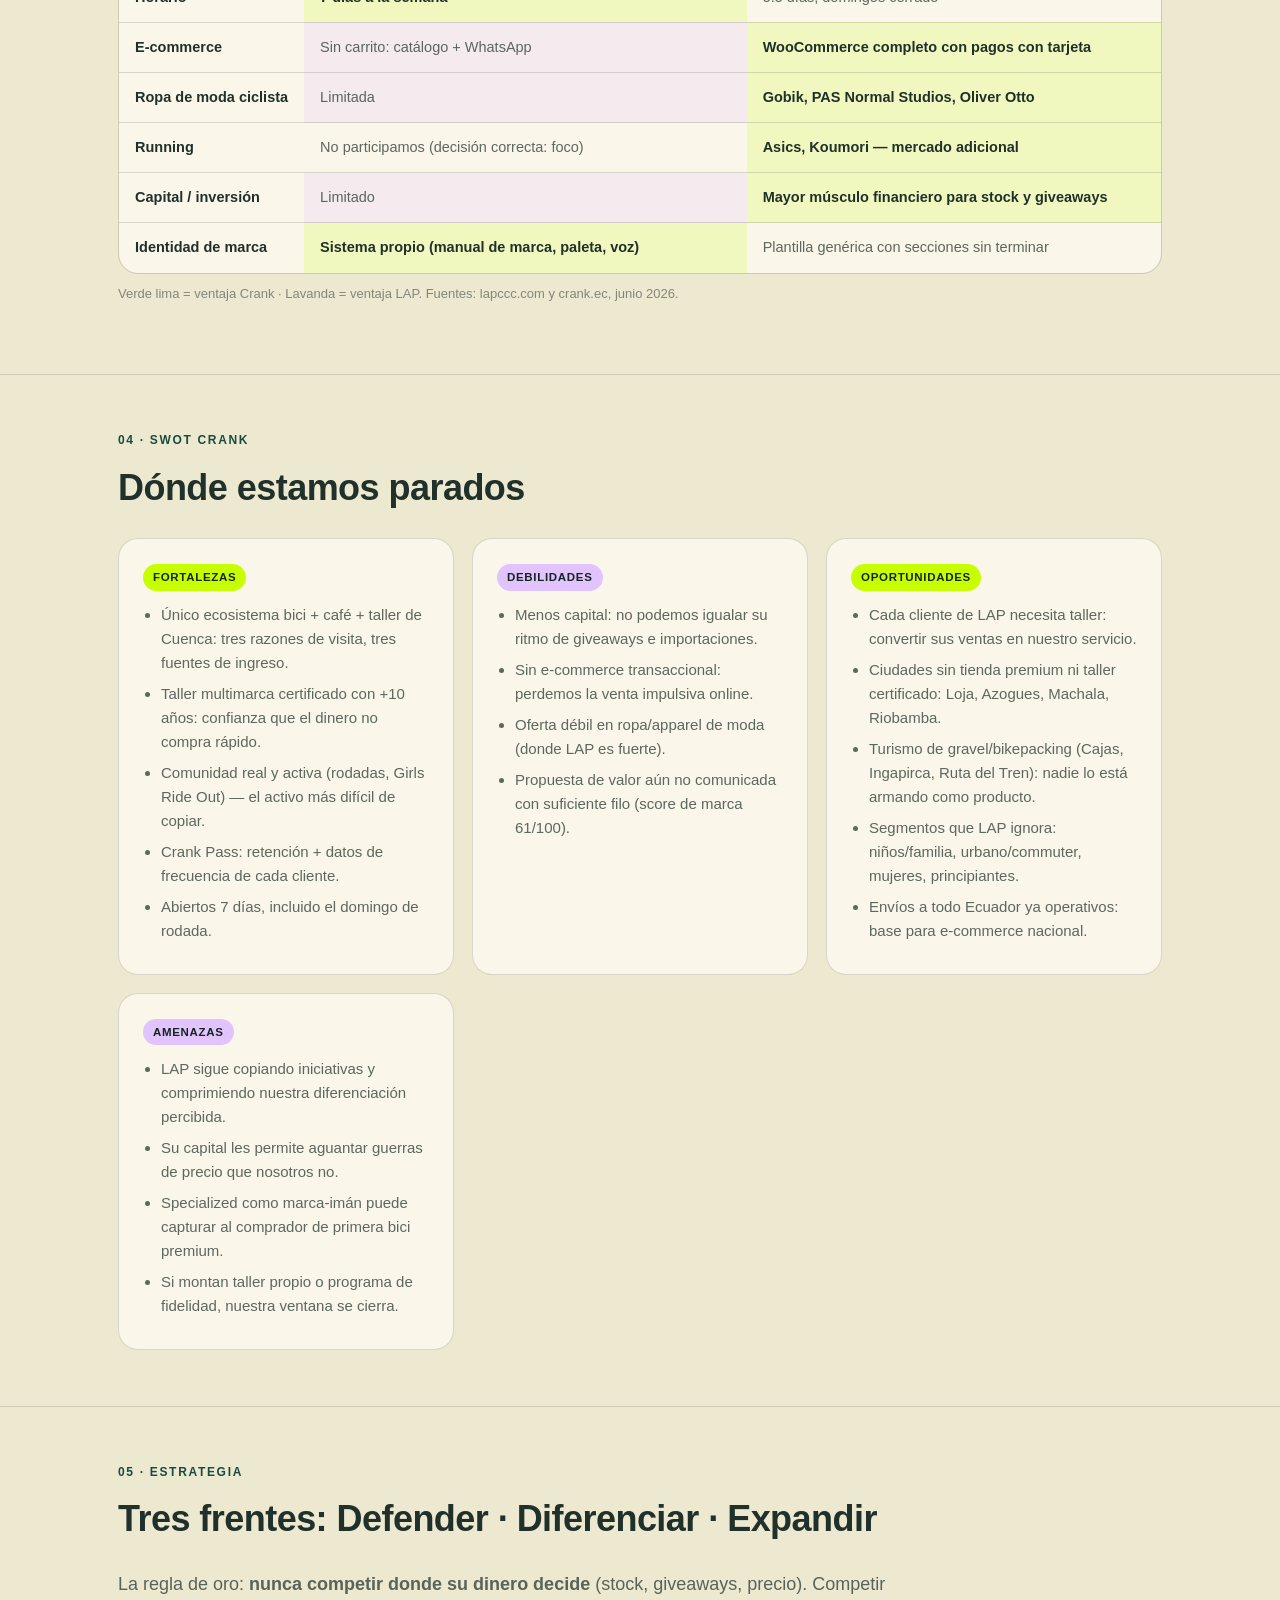
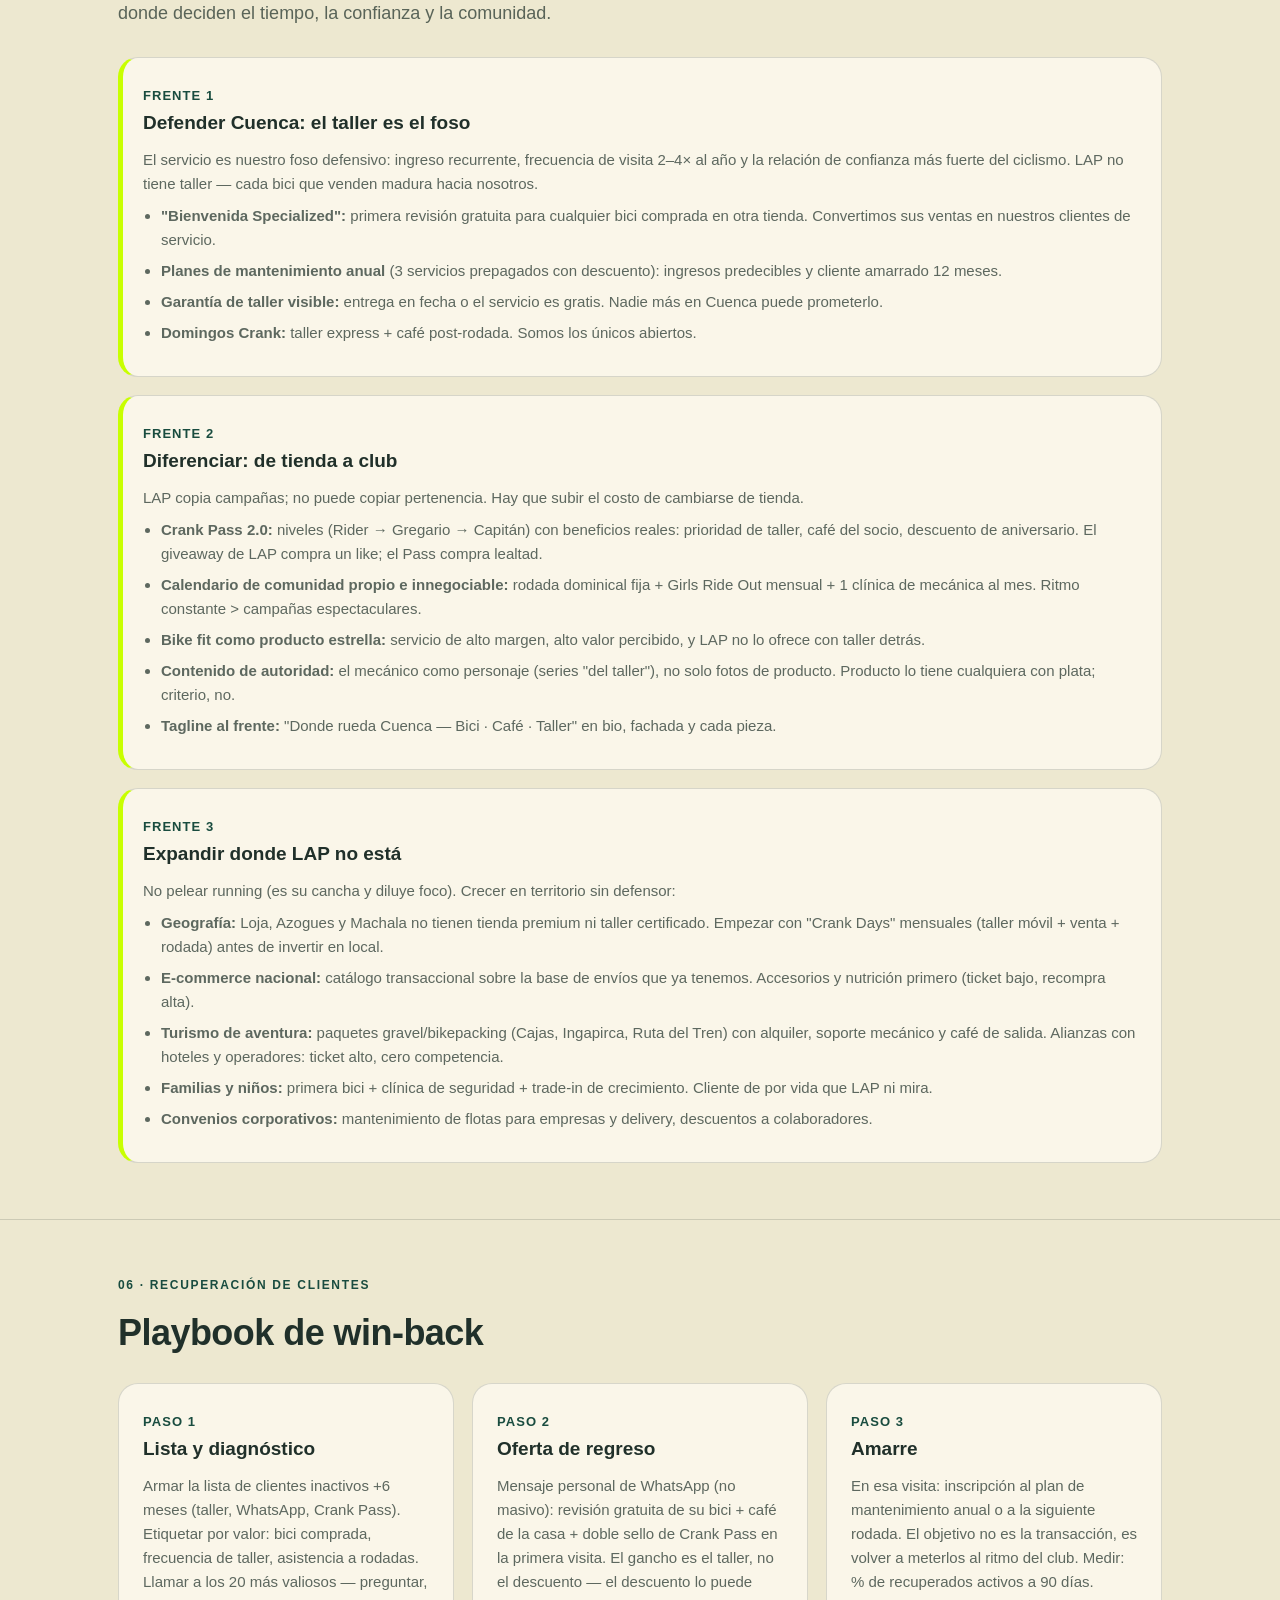
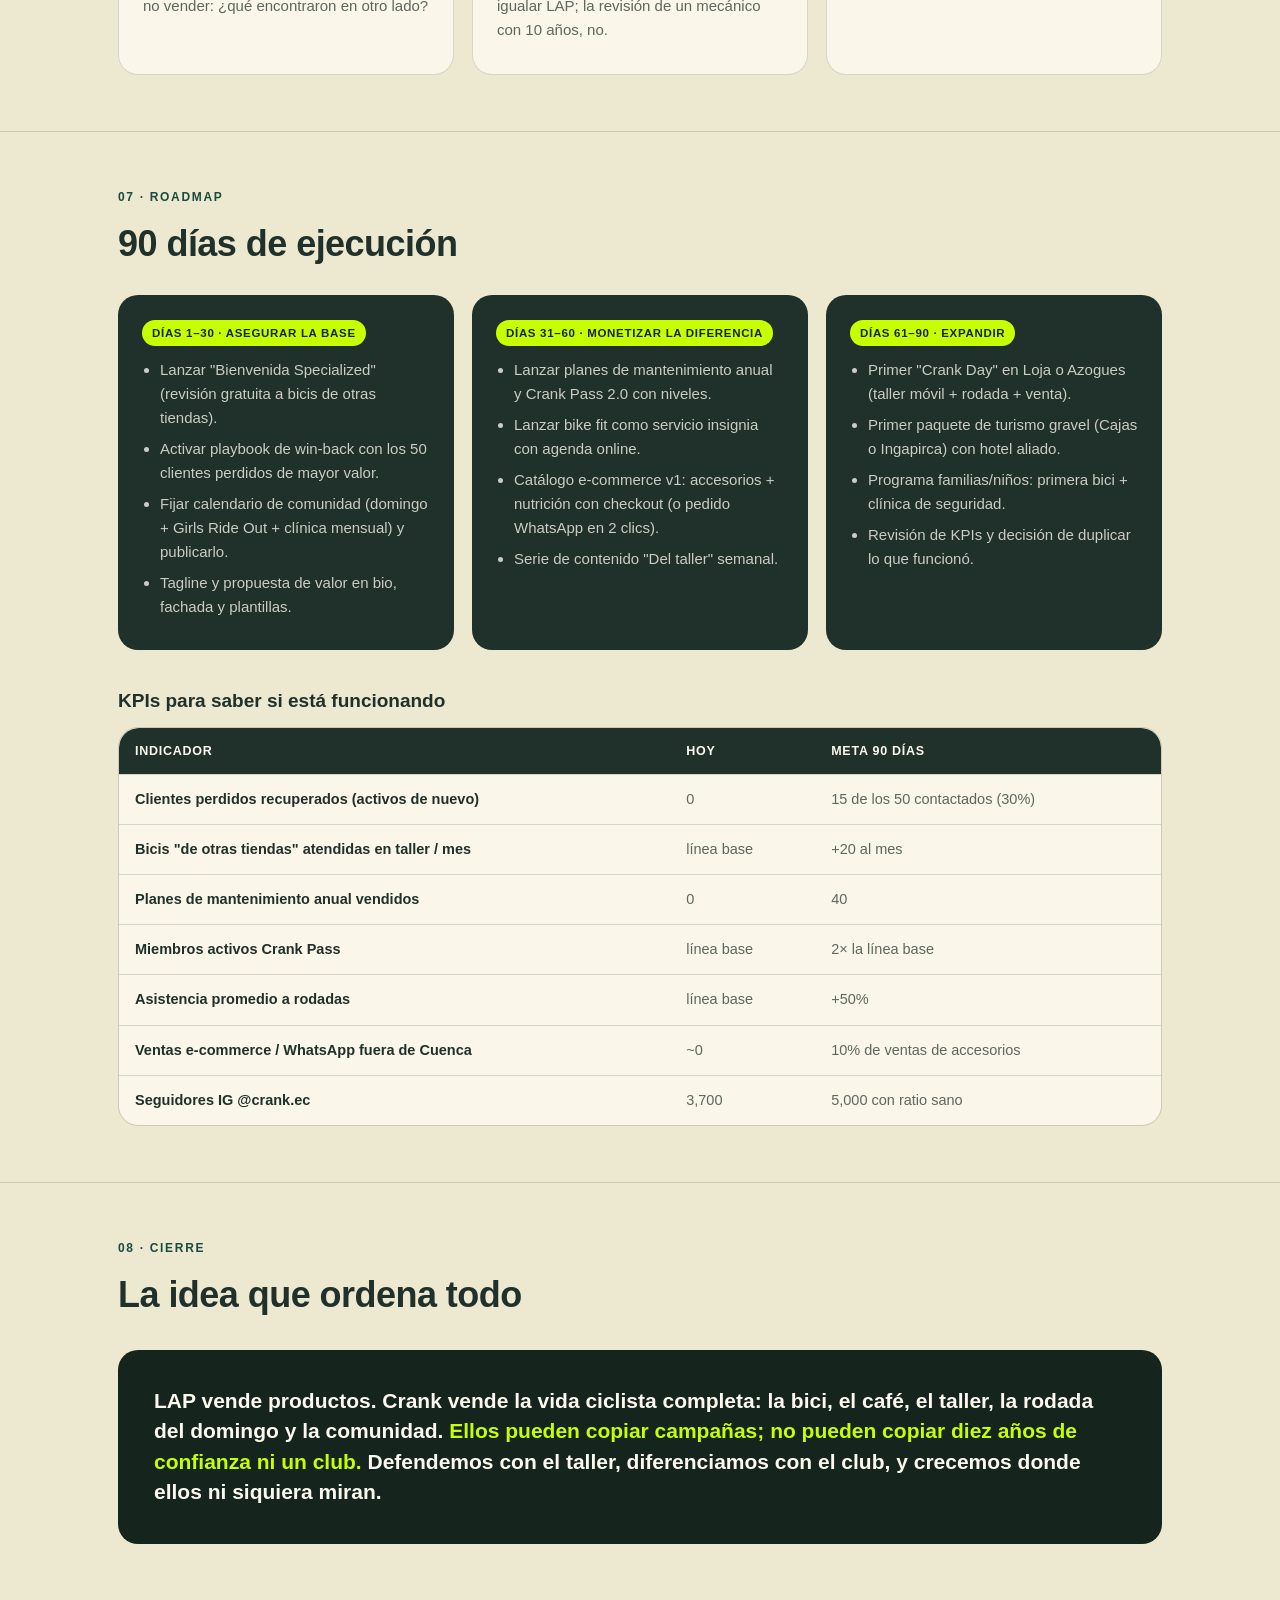
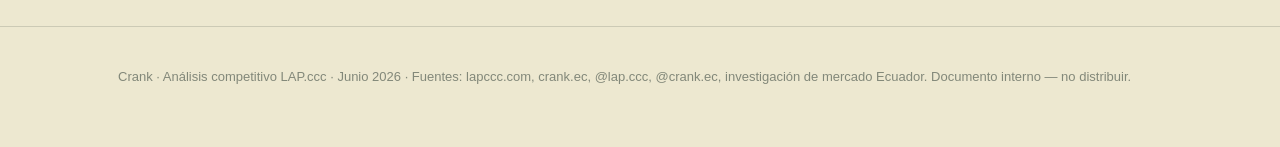
<file: analisis-competitivo/index.html>
<!DOCTYPE html>
<html lang="es">
<head>
<meta charset="UTF-8">
<meta name="viewport" content="width=device-width, initial-scale=1.0">
<title>Crank vs LAP.ccc — Análisis Competitivo y Plan de Acción</title>
<style>
  :root{
    --beige:#EDE8D0; --beige-soft:#E5DDC2; --card:#FAF6E9; --cream:#FBF8EE;
    --forest:#20302A; --forest-deep:#16241E; --green:#194C3F; --green-hover:#0D2821;
    --lima:#C8FF00; --lima-deep:#A8D900; --lavender:#E1C3FF;
    --carbon:#1A1A1A; --dim:rgba(32,48,42,.72); --muted:rgba(32,48,42,.52);
    --line:rgba(32,48,42,.16); --line-strong:rgba(32,48,42,.30);
    --radius:20px;
  }
  *{box-sizing:border-box;margin:0;padding:0}
  body{font-family:'Helvetica Neue',Helvetica,Arial,sans-serif;background:var(--beige);color:var(--forest);line-height:1.6}
  .wrap{max-width:1100px;margin:0 auto;padding:0 28px}
  header{background:var(--forest-deep);color:var(--cream);padding:72px 0 56px}
  .kicker{display:inline-block;background:var(--lima);color:var(--forest-deep);font-size:12px;font-weight:700;letter-spacing:.12em;text-transform:uppercase;padding:6px 14px;border-radius:999px;margin-bottom:20px}
  h1{font-size:clamp(34px,5vw,54px);line-height:1.08;letter-spacing:-.02em;font-weight:800}
  h1 .vs{color:var(--lima)}
  .sub{margin-top:16px;font-size:18px;color:rgba(251,248,238,.75);max-width:720px}
  .meta{margin-top:24px;font-size:13px;color:rgba(251,248,238,.5);letter-spacing:.05em;text-transform:uppercase}
  section{padding:56px 0;border-bottom:1px solid var(--line)}
  .sec-label{font-size:12px;font-weight:700;letter-spacing:.14em;text-transform:uppercase;color:var(--green);margin-bottom:8px}
  h2{font-size:clamp(26px,3.4vw,36px);letter-spacing:-.015em;font-weight:800;margin-bottom:22px}
  h3{font-size:19px;font-weight:700;margin-bottom:10px}
  p{margin-bottom:14px}
  .lead{font-size:18px;color:var(--dim);max-width:820px}
  .grid{display:grid;gap:18px}
  .g2{grid-template-columns:repeat(auto-fit,minmax(300px,1fr))}
  .g3{grid-template-columns:repeat(auto-fit,minmax(240px,1fr))}
  .g4{grid-template-columns:repeat(auto-fit,minmax(200px,1fr))}
  .card{background:var(--card);border:1px solid var(--line);border-radius:var(--radius);padding:24px}
  .card h3{display:flex;align-items:center;gap:8px}
  .card p{color:var(--dim);font-size:15px;margin-bottom:8px}
  .card ul{padding-left:18px;color:var(--dim);font-size:15px}
  .card li{margin-bottom:7px}
  .dark{background:var(--forest);color:var(--cream);border:none}
  .dark p,.dark ul{color:rgba(251,248,238,.78)}
  .dark h3{color:var(--cream)}
  .stat{background:var(--forest);color:var(--cream);border-radius:var(--radius);padding:22px;text-align:left}
  .stat .n{font-size:34px;font-weight:800;color:var(--lima);line-height:1.1}
  .stat .l{font-size:13px;color:rgba(251,248,238,.65);margin-top:6px}
  table{width:100%;border-collapse:collapse;background:var(--card);border-radius:var(--radius);overflow:hidden;font-size:14.5px}
  .tablewrap{border:1px solid var(--line);border-radius:var(--radius);overflow-x:auto}
  th{background:var(--forest);color:var(--cream);text-align:left;padding:13px 16px;font-size:12.5px;letter-spacing:.06em;text-transform:uppercase}
  th.crank-col{background:var(--green)}
  td{padding:13px 16px;border-top:1px solid var(--line);vertical-align:top;color:var(--dim)}
  td:first-child{font-weight:700;color:var(--forest);white-space:nowrap}
  .win{background:rgba(200,255,0,.18);font-weight:600;color:var(--forest)}
  .lose{background:rgba(225,195,255,.22)}
  .tag{display:inline-block;font-size:11.5px;font-weight:700;letter-spacing:.06em;text-transform:uppercase;padding:4px 10px;border-radius:999px;margin-bottom:12px}
  .tag.lima{background:var(--lima);color:var(--forest-deep)}
  .tag.lav{background:var(--lavender);color:var(--forest-deep)}
  .tag.green{background:var(--green);color:var(--cream)}
  .swot{display:grid;gap:18px;grid-template-columns:repeat(auto-fit,minmax(300px,1fr))}
  .num{font-size:13px;font-weight:800;color:var(--green);letter-spacing:.08em}
  .pillar{border-left:5px solid var(--lima);padding-left:20px}
  .road{display:grid;gap:18px;grid-template-columns:repeat(auto-fit,minmax(280px,1fr))}
  .quote{background:var(--forest-deep);color:var(--cream);border-radius:var(--radius);padding:36px;font-size:21px;font-weight:600;line-height:1.45;margin:26px 0}
  .quote .hl{color:var(--lima)}
  footer{padding:40px 0 60px;color:var(--muted);font-size:13px}
  .kpi td:first-child{white-space:normal}
  .note{font-size:13px;color:var(--muted);margin-top:10px}
  @media print{ header{padding:40px 0} section{padding:30px 0} }
</style>
</head>
<body>

<header>
  <div class="wrap">
    <span class="kicker">Confidencial · Estrategia Crank</span>
    <h1>CRANK <span class="vs">vs</span> LAP.ccc</h1>
    <p class="sub">Análisis competitivo completo y plan para defender Cuenca, recuperar clientes perdidos y expandirnos a mercados donde ellos no están.</p>
    <p class="meta">Cuenca, Ecuador · Junio 2026 · Preparado para el equipo Crank</p>
  </div>
</header>

<section>
  <div class="wrap">
    <p class="sec-label">01 · Resumen ejecutivo</p>
    <h2>La situación en una página</h2>
    <p class="lead">LAP.ccc es nuestro competidor más serio en Cuenca: copia nuestro estilo e iniciativas, representa más marcas, importa más producto y tiene más capital para financiar lanzamientos, giveaways y líneas nuevas. En el último año nos ha quitado clientes. Pero su modelo tiene un punto ciego enorme: <strong>es una tienda de productos, no un ecosistema</strong>. No tienen taller, no tienen café, no tienen programa de fidelidad, cierran los domingos y dependen de dos marcas de bicicletas. Ahí es donde ganamos.</p>
    <div class="quote">No podemos ganarle a LAP gastando más que ellos. Les ganamos haciendo lo que el dinero no compra rápido: <span class="hl">servicio, comunidad y retención.</span> Cada bici que LAP vende necesita mantenimiento — y ellos no tienen taller.</div>
    <div class="grid g4">
      <div class="stat"><div class="n">0</div><div class="l">Talleres mecánicos tiene LAP. Cada Specialized que venden es un cliente potencial de nuestro taller.</div></div>
      <div class="stat"><div class="n">7 vs 5.5</div><div class="l">Días que abrimos por semana vs LAP (cierra domingos — el día que Cuenca rueda).</div></div>
      <div class="stat"><div class="n">2 vs 15+</div><div class="l">Marcas de bicicleta de LAP (Specialized, ENVE) vs marcas que Crank vende y atiende.</div></div>
      <div class="stat"><div class="n">50%</div><div class="l">Del foco de LAP está en running, no en ciclismo. Su atención está dividida; la nuestra no.</div></div>
    </div>
  </div>
</section>

<section>
  <div class="wrap">
    <p class="sec-label">02 · Quién es LAP.ccc</p>
    <h2>Perfil del competidor</h2>
    <div class="grid g2">
      <div class="card">
        <span class="tag lav">Posicionamiento</span>
        <h3>"Your one-stop concept store"</h3>
        <p>Concept store premium de ciclismo <em>y running</em> con marcas curadas. Discurso casi calcado al nuestro: comunidad, experiencias, curaduría, sostenibilidad, asesoría personalizada y hasta análisis de biomecánica y eventos deportivos.</p>
        <p><strong>Sitio:</strong> lapccc.com (WooCommerce, bilingüe ES/EN) · <strong>IG:</strong> @lap.ccc</p>
        <p><strong>Horario:</strong> L–V 11:00–19:30, Sáb 11:00–16:00. <strong>Domingos cerrado.</strong></p>
      </div>
      <div class="card">
        <span class="tag lav">Portafolio de marcas</span>
        <h3>Más marcas, más capital</h3>
        <ul>
          <li><strong>Bicicletas:</strong> Specialized, ENVE — premium, tickets altos.</li>
          <li><strong>Ropa ciclismo:</strong> Gobik, PAS Normal Studios, Oliver Otto.</li>
          <li><strong>Running:</strong> Asics, Hermanos Koumori, PNS.</li>
          <li><strong>Nutrición:</strong> Hammer Nutrition, NeverSecond, Skratch, ProBar.</li>
          <li><strong>Accesorios:</strong> Silca, cascos, zapatos, gafas, aros.</li>
        </ul>
      </div>
      <div class="card">
        <span class="tag green">Sus fortalezas reales</span>
        <h3>Lo que sí debemos respetar</h3>
        <ul>
          <li><strong>Capital:</strong> financian giveaways, importaciones grandes y líneas nuevas más rápido que nosotros.</li>
          <li><strong>E-commerce funcional:</strong> carrito, precios publicados, pagos con tarjeta. Nosotros aún vendemos por WhatsApp.</li>
          <li><strong>Specialized + ENVE:</strong> marcas aspiracionales que atraen al segmento de ticket más alto.</li>
          <li><strong>Doble mercado:</strong> running les da tráfico y clientela que nosotros no tocamos.</li>
          <li><strong>Marcas de ropa de moda:</strong> PAS Normal Studios es el uniforme del ciclista aspiracional.</li>
        </ul>
      </div>
      <div class="card">
        <span class="tag lima">Sus debilidades</span>
        <h3>Las grietas en su modelo</h3>
        <ul>
          <li><strong>Sin taller:</strong> cero ingresos recurrentes por servicio; sus clientes deben ir a otro lado (a nosotros).</li>
          <li><strong>Sin café, sin "tercer lugar":</strong> no hay razón para visitarlos sin intención de compra.</li>
          <li><strong>Sin programa de fidelidad:</strong> no tienen mecanismo de retención ni datos de frecuencia.</li>
          <li><strong>Sitio descuidado:</strong> secciones con lorem ipsum, plantilla genérica ("Why Choose KRYO?"), productos en $0.00. La curaduría es discurso, no ejecución.</li>
          <li><strong>Dependencia de 2 marcas de bici:</strong> si Specialized cambia distribución o precios, su negocio de bicis queda expuesto.</li>
          <li><strong>Foco dividido:</strong> ciclismo + running = la mitad de su energía en cada uno.</li>
          <li><strong>Cerrados los domingos</strong> — el día principal de rodadas en Cuenca.</li>
        </ul>
      </div>
    </div>
  </div>
</section>

<section>
  <div class="wrap">
    <p class="sec-label">03 · Frente a frente</p>
    <h2>Comparativa directa</h2>
    <div class="tablewrap">
    <table>
      <tr><th>Dimensión</th><th class="crank-col">Crank</th><th>LAP.ccc</th></tr>
      <tr><td>Modelo</td><td class="win">Ecosistema: bicis + café + taller multimarca + comunidad</td><td>Retail puro: tienda de productos curados</td></tr>
      <tr><td>Taller mecánico</td><td class="win">Certificado, +10 años, multimarca (Shimano, SRAM, Campagnolo, Fox, RockShox)</td><td class="lose">No tiene</td></tr>
      <tr><td>Marcas de bici</td><td class="win">15+ marcas (Canyon, Colnago…) y soporte para cualquier bici</td><td>2 (Specialized, ENVE) — premium pero estrecho</td></tr>
      <tr><td>Segmentos</td><td class="win">Ruta, MTB, gravel, urbano, bikepacking, niños</td><td>Ruta/performance + running</td></tr>
      <tr><td>Café / espacio social</td><td class="win">Café de especialidad ecuatoriano, baristas que pedalean</td><td class="lose">No tiene</td></tr>
      <tr><td>Fidelidad</td><td class="win">Crank Pass (wallet digital, sellos y recompensas)</td><td class="lose">No tiene</td></tr>
      <tr><td>Comunidad / eventos</td><td class="win">Rodadas semanales, Girls Ride Out, clínicas, Ingapirca, Ruta del Tren</td><td>Discurso de comunidad; pocas iniciativas visibles propias (replican las nuestras)</td></tr>
      <tr><td>Horario</td><td class="win">7 días a la semana</td><td>5.5 días; domingos cerrado</td></tr>
      <tr><td>E-commerce</td><td class="lose">Sin carrito: catálogo + WhatsApp</td><td class="win">WooCommerce completo con pagos con tarjeta</td></tr>
      <tr><td>Ropa de moda ciclista</td><td class="lose">Limitada</td><td class="win">Gobik, PAS Normal Studios, Oliver Otto</td></tr>
      <tr><td>Running</td><td>No participamos (decisión correcta: foco)</td><td class="win">Asics, Koumori — mercado adicional</td></tr>
      <tr><td>Capital / inversión</td><td class="lose">Limitado</td><td class="win">Mayor músculo financiero para stock y giveaways</td></tr>
      <tr><td>Identidad de marca</td><td class="win">Sistema propio (manual de marca, paleta, voz)</td><td>Plantilla genérica con secciones sin terminar</td></tr>
    </table>
    </div>
    <p class="note">Verde lima = ventaja Crank · Lavanda = ventaja LAP. Fuentes: lapccc.com y crank.ec, junio 2026.</p>
  </div>
</section>

<section>
  <div class="wrap">
    <p class="sec-label">04 · SWOT Crank</p>
    <h2>Dónde estamos parados</h2>
    <div class="swot">
      <div class="card"><span class="tag lima">Fortalezas</span>
        <ul>
          <li>Único ecosistema bici + café + taller de Cuenca: tres razones de visita, tres fuentes de ingreso.</li>
          <li>Taller multimarca certificado con +10 años: confianza que el dinero no compra rápido.</li>
          <li>Comunidad real y activa (rodadas, Girls Ride Out) — el activo más difícil de copiar.</li>
          <li>Crank Pass: retención + datos de frecuencia de cada cliente.</li>
          <li>Abiertos 7 días, incluido el domingo de rodada.</li>
        </ul>
      </div>
      <div class="card"><span class="tag lav">Debilidades</span>
        <ul>
          <li>Menos capital: no podemos igualar su ritmo de giveaways e importaciones.</li>
          <li>Sin e-commerce transaccional: perdemos la venta impulsiva online.</li>
          <li>Oferta débil en ropa/apparel de moda (donde LAP es fuerte).</li>
          <li>Propuesta de valor aún no comunicada con suficiente filo (score de marca 61/100).</li>
        </ul>
      </div>
      <div class="card"><span class="tag lima">Oportunidades</span>
        <ul>
          <li>Cada cliente de LAP necesita taller: convertir sus ventas en nuestro servicio.</li>
          <li>Ciudades sin tienda premium ni taller certificado: Loja, Azogues, Machala, Riobamba.</li>
          <li>Turismo de gravel/bikepacking (Cajas, Ingapirca, Ruta del Tren): nadie lo está armando como producto.</li>
          <li>Segmentos que LAP ignora: niños/familia, urbano/commuter, mujeres, principiantes.</li>
          <li>Envíos a todo Ecuador ya operativos: base para e-commerce nacional.</li>
        </ul>
      </div>
      <div class="card"><span class="tag lav">Amenazas</span>
        <ul>
          <li>LAP sigue copiando iniciativas y comprimiendo nuestra diferenciación percibida.</li>
          <li>Su capital les permite aguantar guerras de precio que nosotros no.</li>
          <li>Specialized como marca-imán puede capturar al comprador de primera bici premium.</li>
          <li>Si montan taller propio o programa de fidelidad, nuestra ventana se cierra.</li>
        </ul>
      </div>
    </div>
  </div>
</section>

<section>
  <div class="wrap">
    <p class="sec-label">05 · Estrategia</p>
    <h2>Tres frentes: Defender · Diferenciar · Expandir</h2>
    <p class="lead">La regla de oro: <strong>nunca competir donde su dinero decide</strong> (stock, giveaways, precio). Competir donde deciden el tiempo, la confianza y la comunidad.</p>

    <div style="margin-top:30px" class="grid">
      <div class="card pillar">
        <span class="num">FRENTE 1</span>
        <h3>Defender Cuenca: el taller es el foso</h3>
        <p>El servicio es nuestro foso defensivo: ingreso recurrente, frecuencia de visita 2–4× al año y la relación de confianza más fuerte del ciclismo. LAP no tiene taller — cada bici que venden madura hacia nosotros.</p>
        <ul>
          <li><strong>"Bienvenida Specialized":</strong> primera revisión gratuita para cualquier bici comprada en otra tienda. Convertimos sus ventas en nuestros clientes de servicio.</li>
          <li><strong>Planes de mantenimiento anual</strong> (3 servicios prepagados con descuento): ingresos predecibles y cliente amarrado 12 meses.</li>
          <li><strong>Garantía de taller visible:</strong> entrega en fecha o el servicio es gratis. Nadie más en Cuenca puede prometerlo.</li>
          <li><strong>Domingos Crank:</strong> taller express + café post-rodada. Somos los únicos abiertos.</li>
        </ul>
      </div>

      <div class="card pillar">
        <span class="num">FRENTE 2</span>
        <h3>Diferenciar: de tienda a club</h3>
        <p>LAP copia campañas; no puede copiar pertenencia. Hay que subir el costo de cambiarse de tienda.</p>
        <ul>
          <li><strong>Crank Pass 2.0:</strong> niveles (Rider → Gregario → Capitán) con beneficios reales: prioridad de taller, café del socio, descuento de aniversario. El giveaway de LAP compra un like; el Pass compra lealtad.</li>
          <li><strong>Calendario de comunidad propio e innegociable:</strong> rodada dominical fija + Girls Ride Out mensual + 1 clínica de mecánica al mes. Ritmo constante > campañas espectaculares.</li>
          <li><strong>Bike fit como producto estrella:</strong> servicio de alto margen, alto valor percibido, y LAP no lo ofrece con taller detrás.</li>
          <li><strong>Contenido de autoridad:</strong> el mecánico como personaje (series "del taller"), no solo fotos de producto. Producto lo tiene cualquiera con plata; criterio, no.</li>
          <li><strong>Tagline al frente:</strong> "Donde rueda Cuenca — Bici · Café · Taller" en bio, fachada y cada pieza.</li>
        </ul>
      </div>

      <div class="card pillar">
        <span class="num">FRENTE 3</span>
        <h3>Expandir donde LAP no está</h3>
        <p>No pelear running (es su cancha y diluye foco). Crecer en territorio sin defensor:</p>
        <ul>
          <li><strong>Geografía:</strong> Loja, Azogues y Machala no tienen tienda premium ni taller certificado. Empezar con "Crank Days" mensuales (taller móvil + venta + rodada) antes de invertir en local.</li>
          <li><strong>E-commerce nacional:</strong> catálogo transaccional sobre la base de envíos que ya tenemos. Accesorios y nutrición primero (ticket bajo, recompra alta).</li>
          <li><strong>Turismo de aventura:</strong> paquetes gravel/bikepacking (Cajas, Ingapirca, Ruta del Tren) con alquiler, soporte mecánico y café de salida. Alianzas con hoteles y operadores: ticket alto, cero competencia.</li>
          <li><strong>Familias y niños:</strong> primera bici + clínica de seguridad + trade-in de crecimiento. Cliente de por vida que LAP ni mira.</li>
          <li><strong>Convenios corporativos:</strong> mantenimiento de flotas para empresas y delivery, descuentos a colaboradores.</li>
        </ul>
      </div>
    </div>
  </div>
</section>

<section>
  <div class="wrap">
    <p class="sec-label">06 · Recuperación de clientes</p>
    <h2>Playbook de win-back</h2>
    <div class="grid g3">
      <div class="card"><span class="num">PASO 1</span><h3>Lista y diagnóstico</h3><p>Armar la lista de clientes inactivos +6 meses (taller, WhatsApp, Crank Pass). Etiquetar por valor: bici comprada, frecuencia de taller, asistencia a rodadas. Llamar a los 20 más valiosos — preguntar, no vender: ¿qué encontraron en otro lado?</p></div>
      <div class="card"><span class="num">PASO 2</span><h3>Oferta de regreso</h3><p>Mensaje personal de WhatsApp (no masivo): revisión gratuita de su bici + café de la casa + doble sello de Crank Pass en la primera visita. El gancho es el taller, no el descuento — el descuento lo puede igualar LAP; la revisión de un mecánico con 10 años, no.</p></div>
      <div class="card"><span class="num">PASO 3</span><h3>Amarre</h3><p>En esa visita: inscripción al plan de mantenimiento anual o a la siguiente rodada. El objetivo no es la transacción, es volver a meterlos al ritmo del club. Medir: % de recuperados activos a 90 días.</p></div>
    </div>
  </div>
</section>

<section>
  <div class="wrap">
    <p class="sec-label">07 · Roadmap</p>
    <h2>90 días de ejecución</h2>
    <div class="road">
      <div class="card dark">
        <span class="tag lima">Días 1–30 · Asegurar la base</span>
        <ul>
          <li>Lanzar "Bienvenida Specialized" (revisión gratuita a bicis de otras tiendas).</li>
          <li>Activar playbook de win-back con los 50 clientes perdidos de mayor valor.</li>
          <li>Fijar calendario de comunidad (domingo + Girls Ride Out + clínica mensual) y publicarlo.</li>
          <li>Tagline y propuesta de valor en bio, fachada y plantillas.</li>
        </ul>
      </div>
      <div class="card dark">
        <span class="tag lima">Días 31–60 · Monetizar la diferencia</span>
        <ul>
          <li>Lanzar planes de mantenimiento anual y Crank Pass 2.0 con niveles.</li>
          <li>Lanzar bike fit como servicio insignia con agenda online.</li>
          <li>Catálogo e-commerce v1: accesorios + nutrición con checkout (o pedido WhatsApp en 2 clics).</li>
          <li>Serie de contenido "Del taller" semanal.</li>
        </ul>
      </div>
      <div class="card dark">
        <span class="tag lima">Días 61–90 · Expandir</span>
        <ul>
          <li>Primer "Crank Day" en Loja o Azogues (taller móvil + rodada + venta).</li>
          <li>Primer paquete de turismo gravel (Cajas o Ingapirca) con hotel aliado.</li>
          <li>Programa familias/niños: primera bici + clínica de seguridad.</li>
          <li>Revisión de KPIs y decisión de duplicar lo que funcionó.</li>
        </ul>
      </div>
    </div>

    <h3 style="margin-top:36px">KPIs para saber si está funcionando</h3>
    <div class="tablewrap">
    <table class="kpi">
      <tr><th>Indicador</th><th>Hoy</th><th>Meta 90 días</th></tr>
      <tr><td>Clientes perdidos recuperados (activos de nuevo)</td><td>0</td><td>15 de los 50 contactados (30%)</td></tr>
      <tr><td>Bicis "de otras tiendas" atendidas en taller / mes</td><td>línea base</td><td>+20 al mes</td></tr>
      <tr><td>Planes de mantenimiento anual vendidos</td><td>0</td><td>40</td></tr>
      <tr><td>Miembros activos Crank Pass</td><td>línea base</td><td>2× la línea base</td></tr>
      <tr><td>Asistencia promedio a rodadas</td><td>línea base</td><td>+50%</td></tr>
      <tr><td>Ventas e-commerce / WhatsApp fuera de Cuenca</td><td>~0</td><td>10% de ventas de accesorios</td></tr>
      <tr><td>Seguidores IG @crank.ec</td><td>3,700</td><td>5,000 con ratio sano</td></tr>
    </table>
    </div>
  </div>
</section>

<section>
  <div class="wrap">
    <p class="sec-label">08 · Cierre</p>
    <h2>La idea que ordena todo</h2>
    <div class="quote">LAP vende productos. Crank vende la vida ciclista completa: la bici, el café, el taller, la rodada del domingo y la comunidad. <span class="hl">Ellos pueden copiar campañas; no pueden copiar diez años de confianza ni un club.</span> Defendemos con el taller, diferenciamos con el club, y crecemos donde ellos ni siquiera miran.</div>
  </div>
</section>

<footer>
  <div class="wrap">
    Crank · Análisis competitivo LAP.ccc · Junio 2026 · Fuentes: lapccc.com, crank.ec, @lap.ccc, @crank.ec, investigación de mercado Ecuador. Documento interno — no distribuir.
  </div>
</footer>

</body>
</html>
</file>
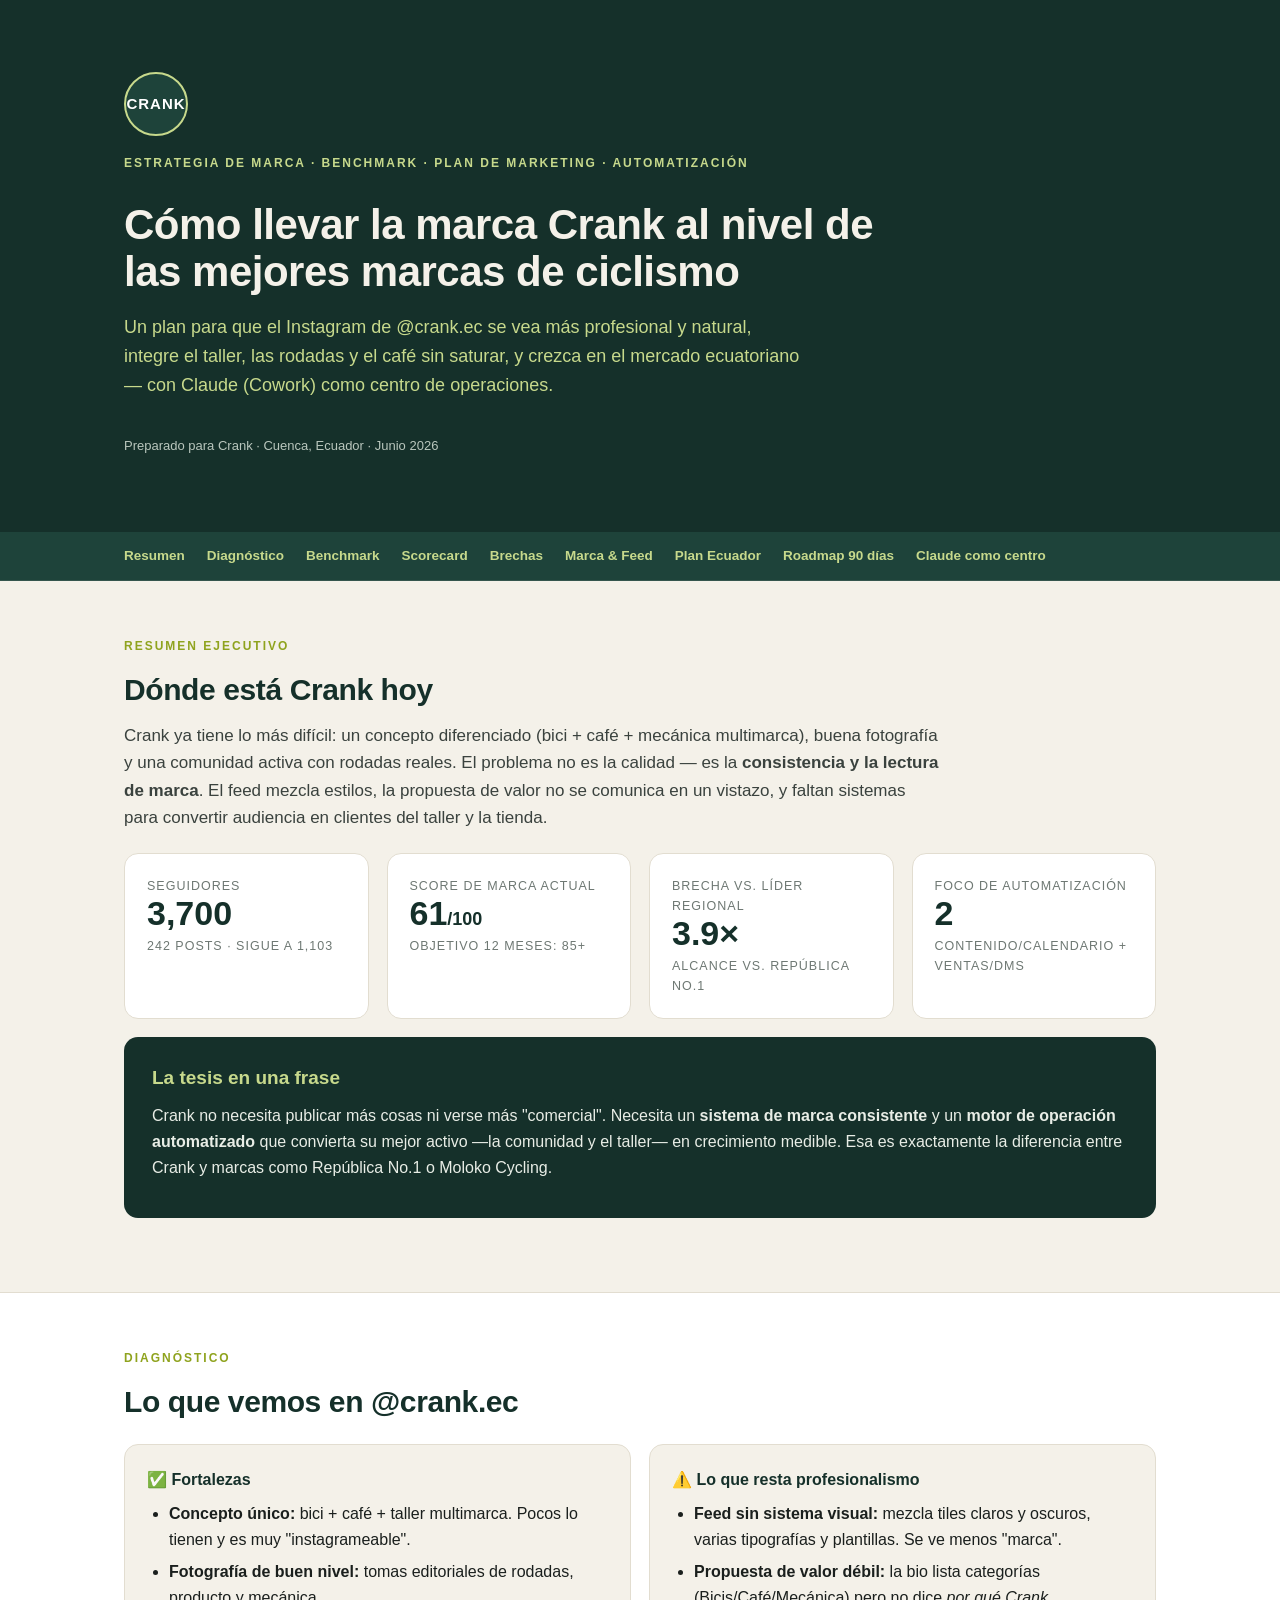
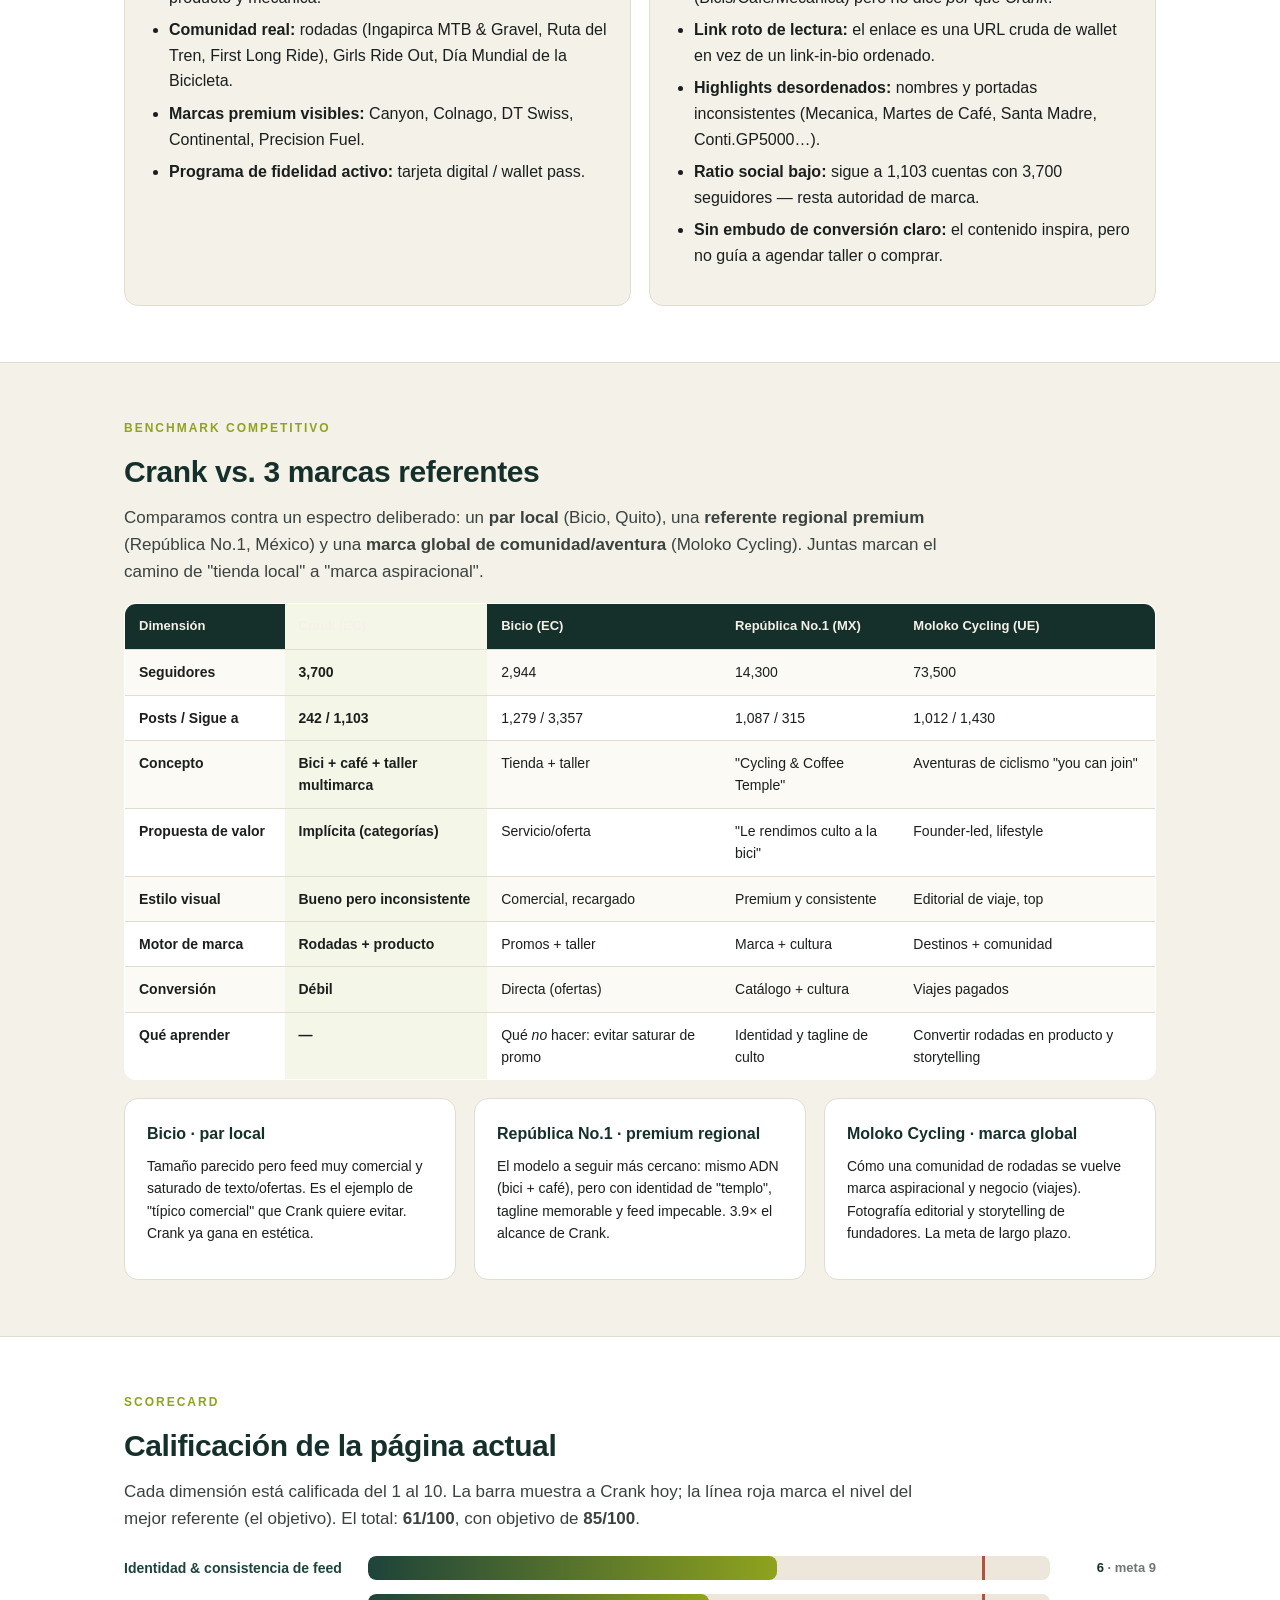
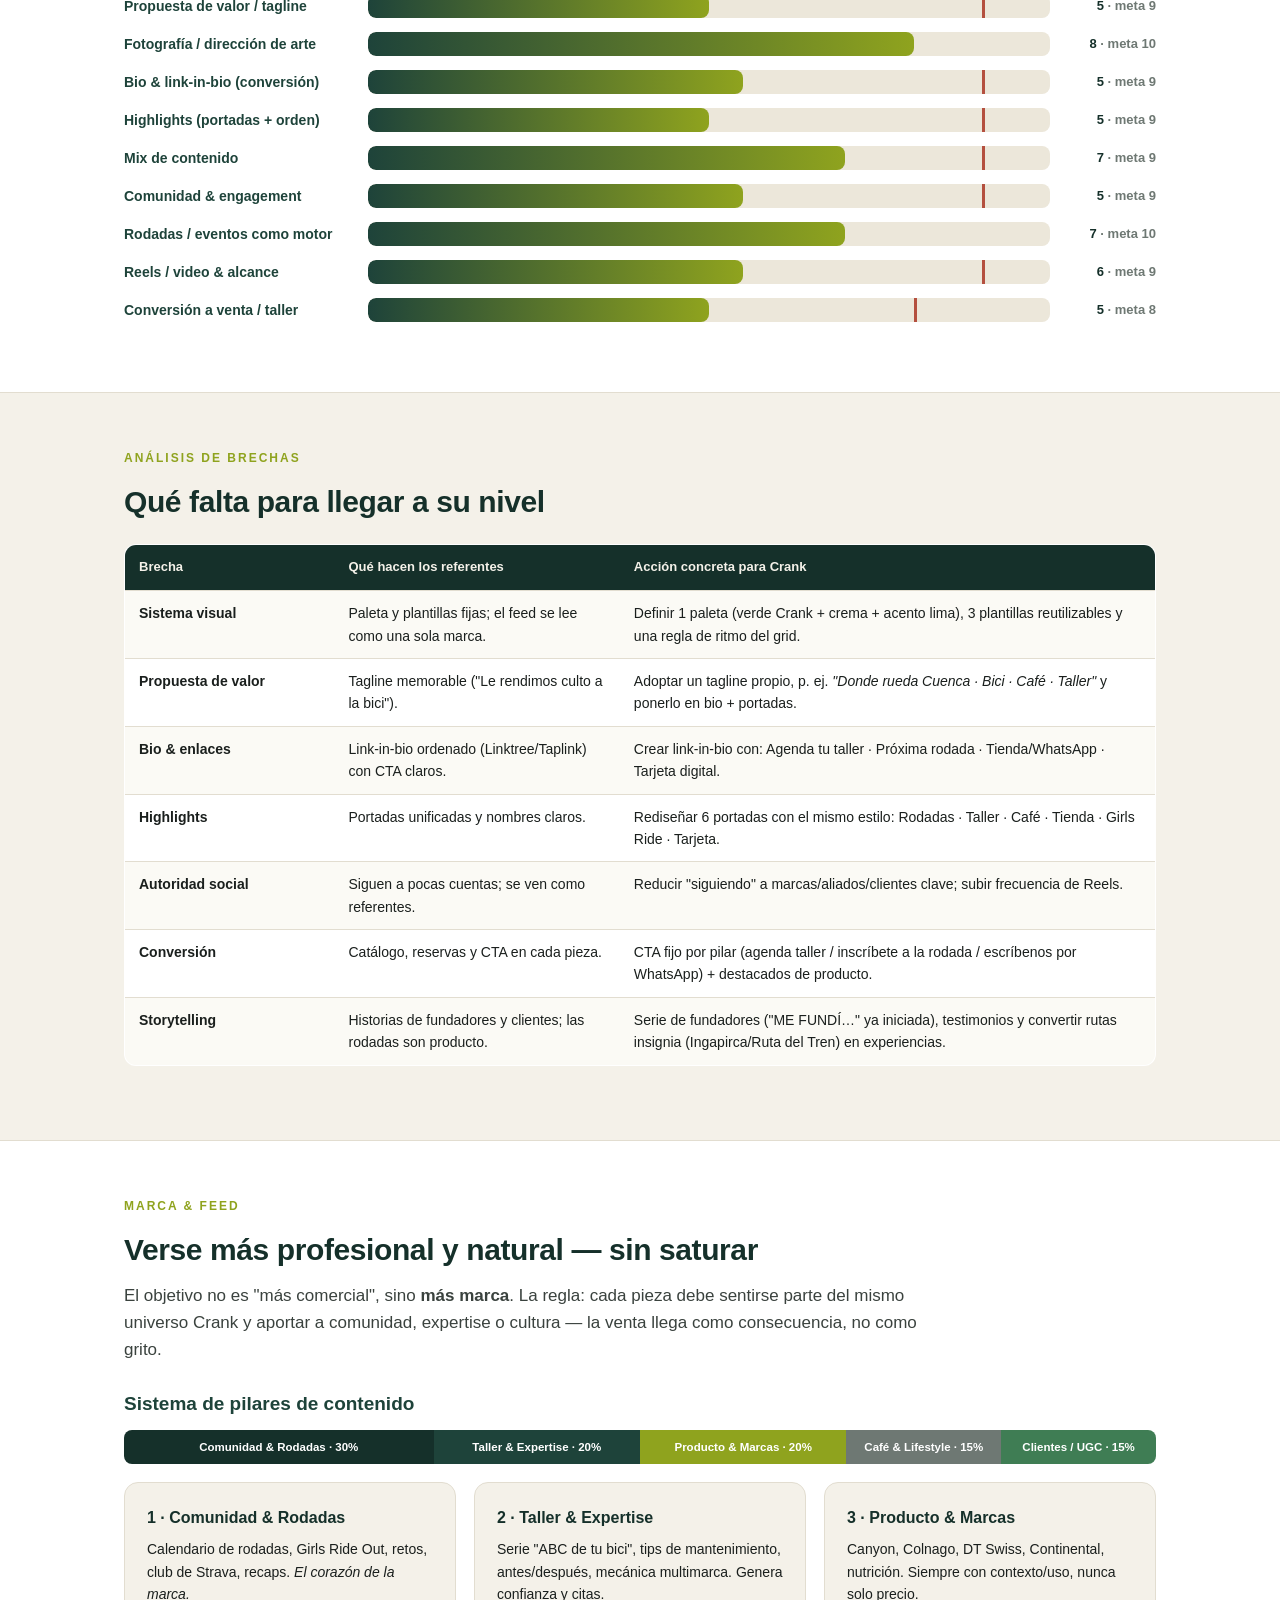
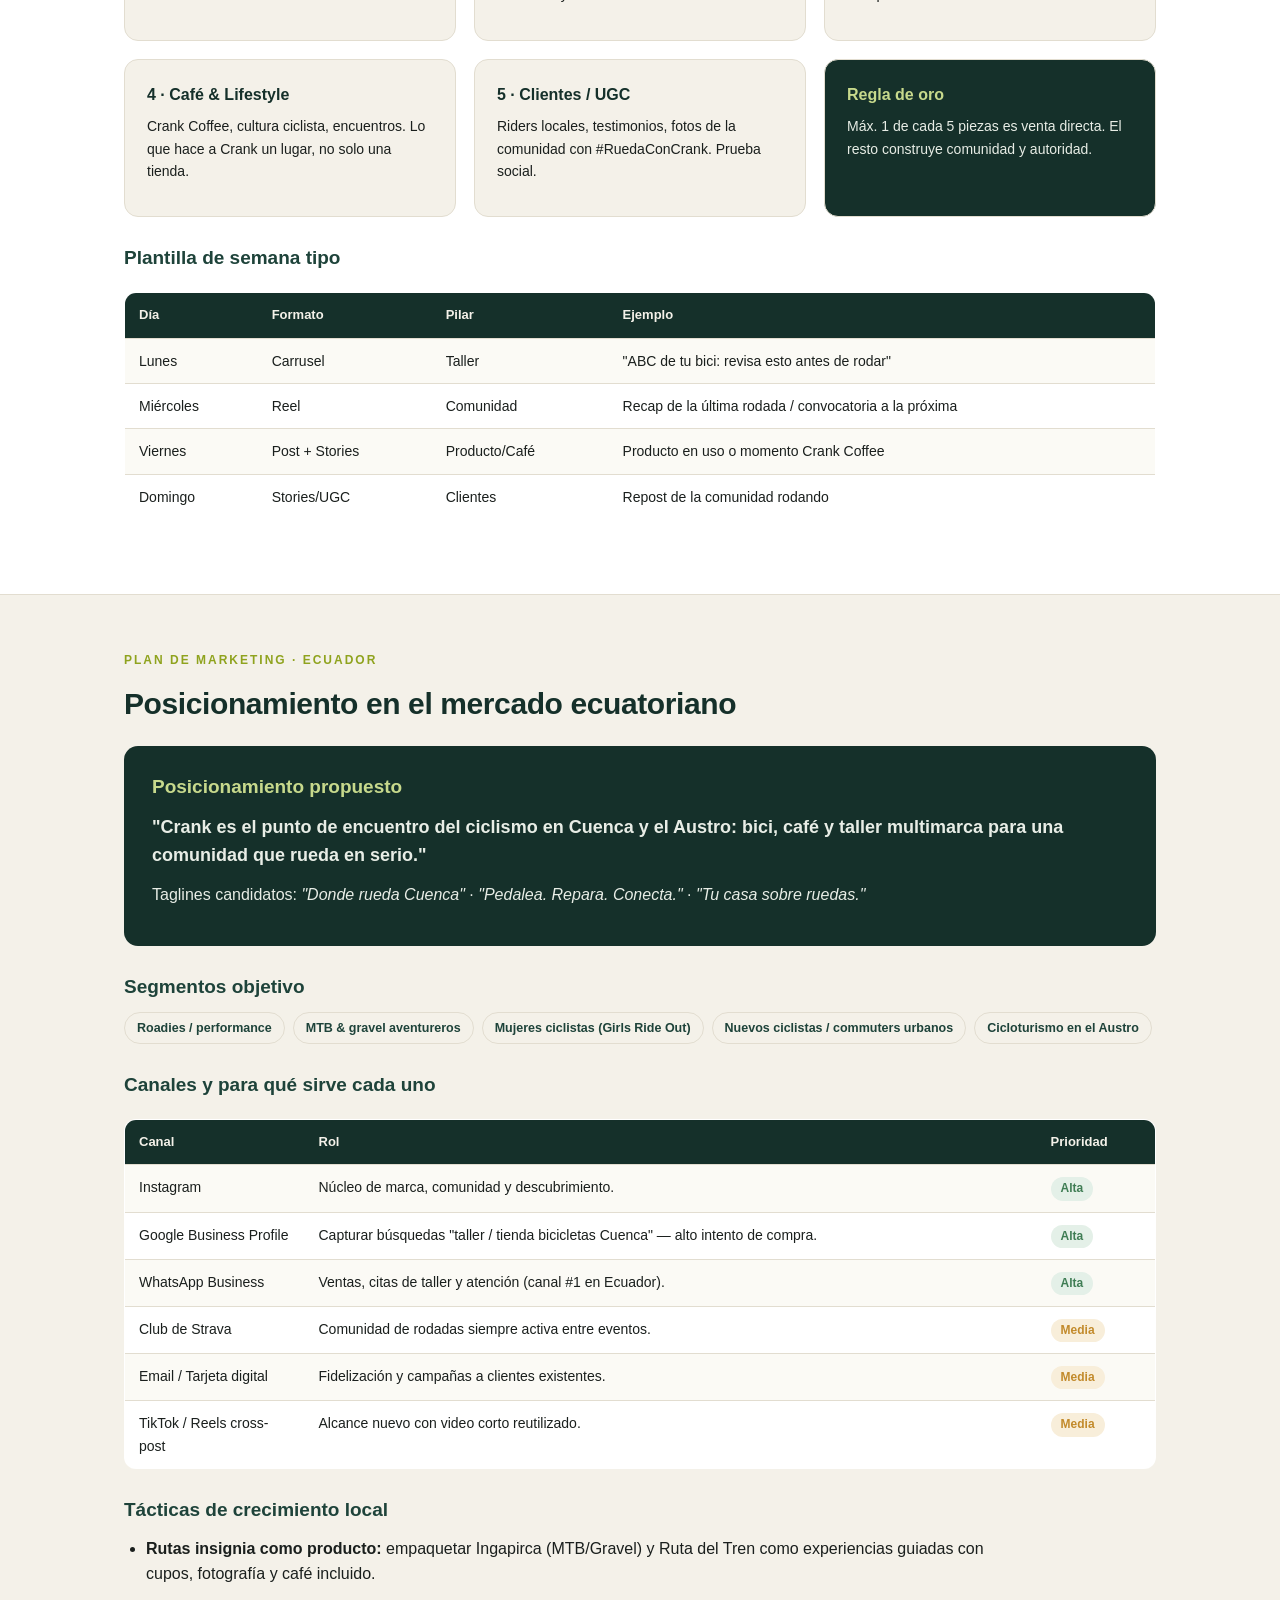
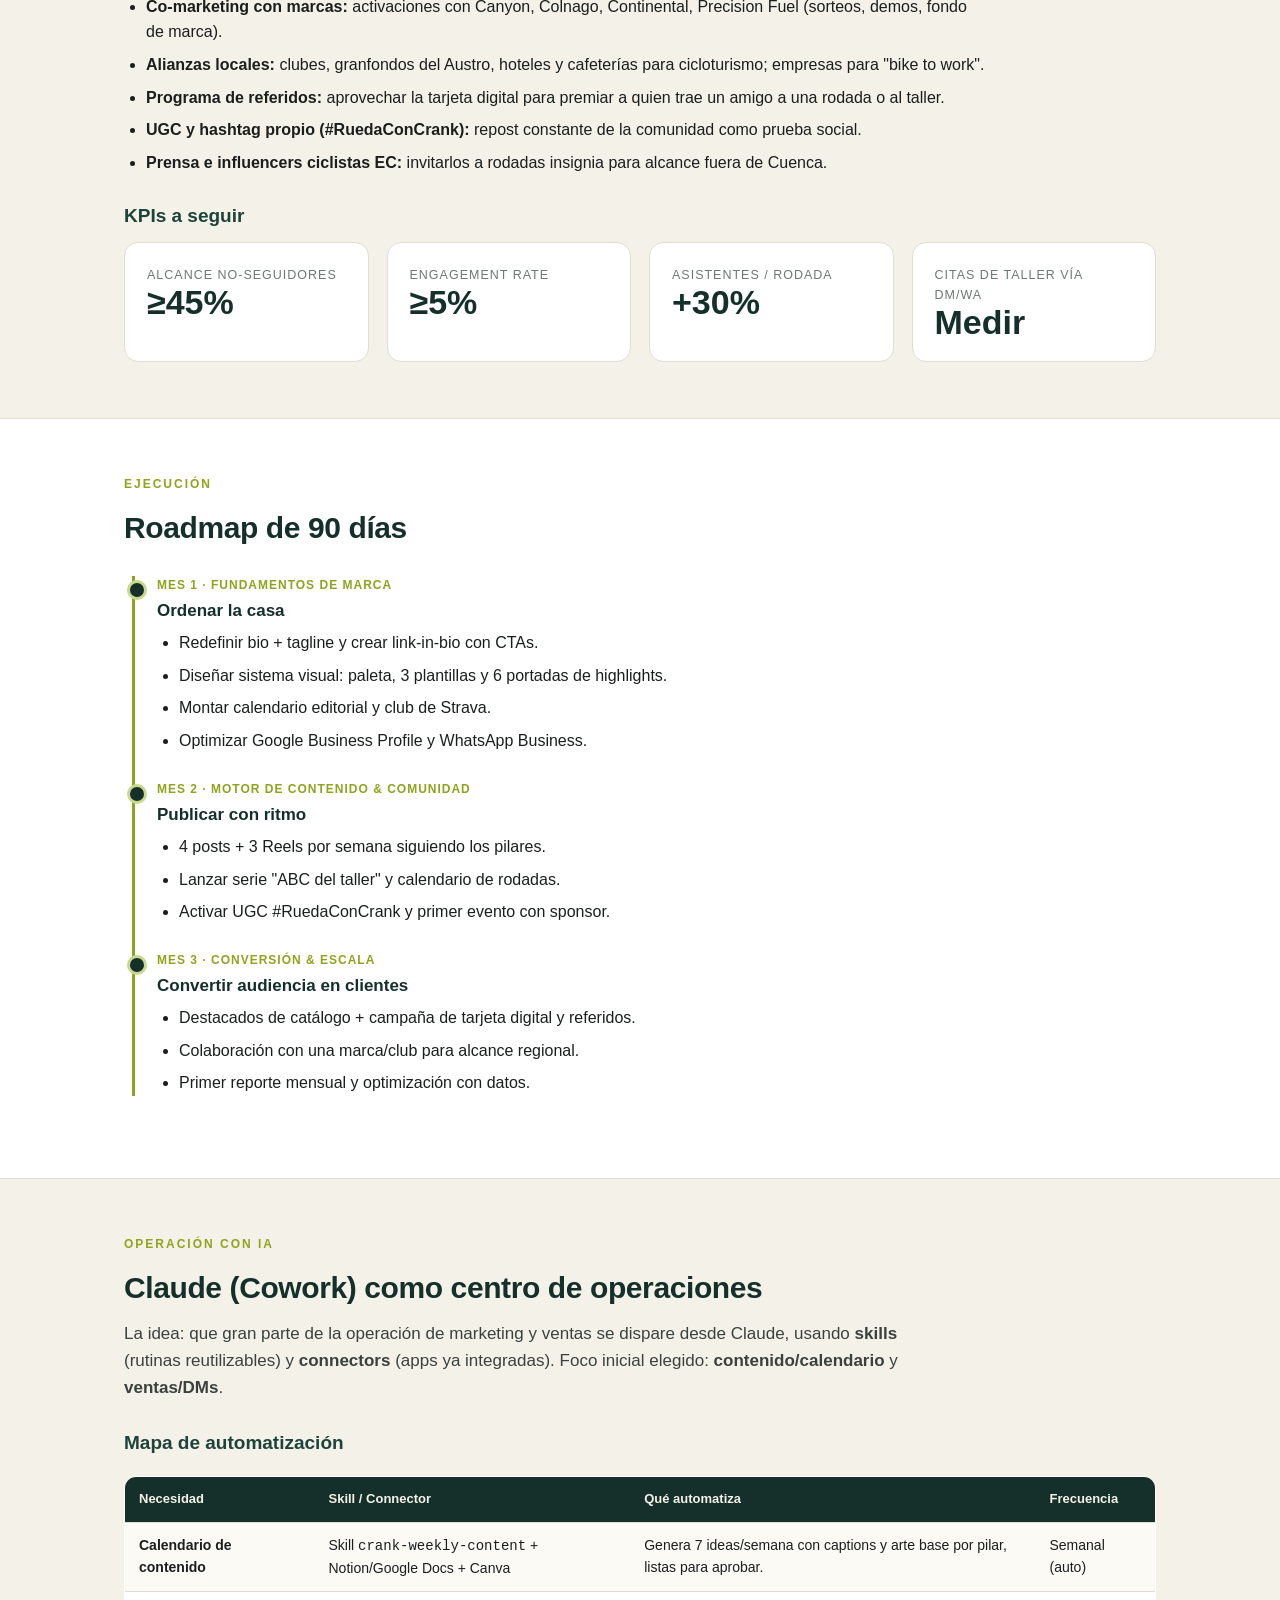
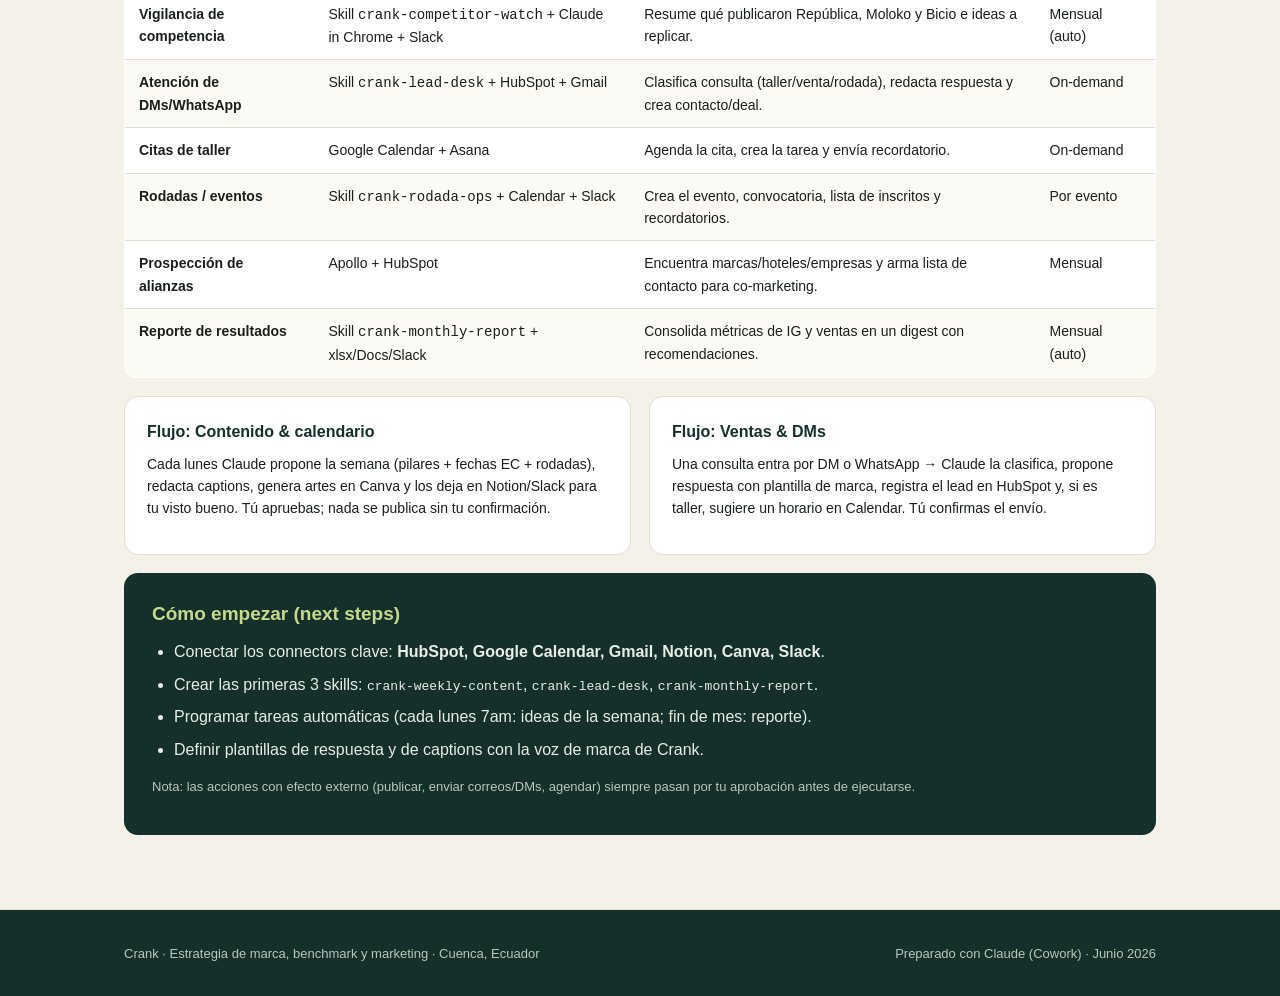
<file: estrategia-marca/index.html>
<!DOCTYPE html>
<html lang="es">
<head>
<meta charset="UTF-8">
<meta name="viewport" content="width=device-width, initial-scale=1.0">
<title>Crank · Estrategia de Marca, Benchmark y Marketing</title>
<style>
  :root{
    --green:#15302A; --green2:#1E433A; --olive:#8FA31E; --lime:#C7D98C;
    --cream:#F4F1E9; --ink:#1A1F1D; --muted:#6E7873; --line:#E2DDD0; --white:#fff;
    --good:#3F7D54; --warn:#C28A2B; --bad:#B4503F;
  }
  *{box-sizing:border-box;margin:0;padding:0}
  body{font-family:-apple-system,BlinkMacSystemFont,"Segoe UI",Helvetica,Arial,sans-serif;color:var(--ink);background:var(--cream);line-height:1.6;}
  .wrap{max-width:1080px;margin:0 auto;padding:0 24px;}
  header.hero{background:var(--green);color:var(--cream);padding:72px 0 64px;}
  header.hero .wrap{display:flex;flex-direction:column;gap:18px;}
  .logo{width:64px;height:64px;border-radius:50%;background:var(--green2);display:flex;align-items:center;justify-content:center;font-weight:800;letter-spacing:1px;border:2px solid var(--lime);color:#fff;font-size:15px;}
  header.hero h1{font-size:42px;line-height:1.12;font-weight:800;letter-spacing:-.5px;max-width:760px;}
  header.hero p.sub{font-size:18px;color:var(--lime);max-width:680px;}
  header.hero .meta{font-size:13px;color:#B9C6BD;margin-top:6px;}
  nav.toc{background:var(--green2);color:var(--cream);position:sticky;top:0;z-index:10;border-bottom:1px solid rgba(255,255,255,.1);}
  nav.toc .wrap{display:flex;flex-wrap:wrap;gap:4px 22px;padding:13px 24px;font-size:13.5px;}
  nav.toc a{color:var(--lime);text-decoration:none;font-weight:600;white-space:nowrap;}
  nav.toc a:hover{color:#fff;}
  section{padding:56px 0;border-bottom:1px solid var(--line);}
  section:nth-child(even){background:var(--white);}
  .eyebrow{font-size:12px;font-weight:800;letter-spacing:2px;text-transform:uppercase;color:var(--olive);margin-bottom:10px;}
  h2{font-size:30px;font-weight:800;letter-spacing:-.4px;color:var(--green);margin-bottom:8px;}
  h3{font-size:19px;font-weight:700;color:var(--green2);margin:26px 0 10px;}
  p.lead{font-size:17px;color:#3a423e;max-width:820px;margin-bottom:8px;}
  p{margin-bottom:12px;max-width:880px;}
  ul{margin:6px 0 14px 22px;}
  li{margin-bottom:7px;max-width:840px;}
  .grid{display:grid;gap:18px;}
  .g2{grid-template-columns:repeat(2,1fr);} .g3{grid-template-columns:repeat(3,1fr);} .g4{grid-template-columns:repeat(4,1fr);}
  .card{background:var(--white);border:1px solid var(--line);border-radius:14px;padding:22px;}
  section:nth-child(even) .card{background:var(--cream);}
  .card h4{font-size:16px;color:var(--green);margin-bottom:8px;font-weight:800;}
  .card .big{font-size:34px;font-weight:800;color:var(--green);line-height:1;}
  .card .lbl{font-size:12.5px;color:var(--muted);text-transform:uppercase;letter-spacing:1px;}
  table{width:100%;border-collapse:collapse;margin:18px 0;font-size:14px;background:var(--white);border-radius:12px;overflow:hidden;border:1px solid var(--line);}
  th{background:var(--green);color:var(--cream);text-align:left;padding:12px 14px;font-weight:700;font-size:13px;}
  td{padding:11px 14px;border-top:1px solid var(--line);vertical-align:top;}
  tr:nth-child(even) td{background:#FBFAF5;}
  .crankcol{background:rgba(143,163,30,.10)!important;font-weight:600;}
  .pill{display:inline-block;padding:2px 10px;border-radius:20px;font-size:12px;font-weight:700;}
  .p-good{background:#E4F0E8;color:var(--good);} .p-warn{background:#F8EEDA;color:var(--warn);} .p-bad{background:#F6E2DD;color:var(--bad);}
  .score-row{display:flex;align-items:center;gap:14px;margin-bottom:14px;}
  .score-row .name{flex:0 0 230px;font-weight:700;font-size:14px;color:var(--green2);}
  .bar{flex:1;height:24px;background:#ECE7DA;border-radius:8px;overflow:hidden;position:relative;}
  .bar > span{display:block;height:100%;background:linear-gradient(90deg,var(--green2),var(--olive));border-radius:8px;}
  .bar .tgt{position:absolute;top:-3px;bottom:-3px;width:3px;background:var(--bad);}
  .score-row .num{flex:0 0 92px;text-align:right;font-size:13px;color:var(--muted);font-weight:700;}
  .num b{color:var(--green);}
  .timeline{border-left:3px solid var(--olive);margin-left:8px;padding-left:22px;}
  .phase{margin-bottom:26px;position:relative;}
  .phase::before{content:"";position:absolute;left:-30px;top:4px;width:14px;height:14px;border-radius:50%;background:var(--green);border:3px solid var(--lime);}
  .phase .tag{font-size:12px;font-weight:800;letter-spacing:1px;color:var(--olive);text-transform:uppercase;}
  .phase h4{font-size:17px;color:var(--green);margin:2px 0 6px;}
  .kpi{display:flex;gap:10px;align-items:baseline;}
  .callout{background:var(--green);color:var(--cream);border-radius:14px;padding:26px 28px;margin:18px 0;}
  .callout h3{color:var(--lime);margin-top:0;}
  .callout p,.callout li{color:#E8EDE6;max-width:none;}
  .pillarbar{display:flex;height:34px;border-radius:8px;overflow:hidden;margin:10px 0 18px;font-size:11.5px;font-weight:700;color:#fff;}
  .pillarbar div{display:flex;align-items:center;justify-content:center;text-align:center;padding:0 4px;}
  footer{background:var(--green);color:#B9C6BD;padding:34px 0;font-size:13px;}
  footer .wrap{display:flex;justify-content:space-between;flex-wrap:wrap;gap:10px;}
  .tag-list{display:flex;flex-wrap:wrap;gap:8px;margin:10px 0;}
  .tag-list span{background:var(--cream);border:1px solid var(--line);padding:5px 12px;border-radius:20px;font-size:12.5px;color:var(--green2);font-weight:600;}
  section:nth-child(even) .tag-list span{background:var(--white);}
  @media(max-width:780px){.g2,.g3,.g4{grid-template-columns:1fr}header.hero h1{font-size:32px}.score-row .name{flex-basis:140px}nav.toc{position:static}}
</style>
</head>
<body>

<header class="hero">
  <div class="wrap">
    <div class="logo">CRANK</div>
    <div class="eyebrow" style="color:var(--lime)">Estrategia de marca · Benchmark · Plan de marketing · Automatización</div>
    <h1>Cómo llevar la marca Crank al nivel de las mejores marcas de ciclismo</h1>
    <p class="sub">Un plan para que el Instagram de @crank.ec se vea más profesional y natural, integre el taller, las rodadas y el café sin saturar, y crezca en el mercado ecuatoriano — con Claude (Cowork) como centro de operaciones.</p>
    <p class="meta">Preparado para Crank · Cuenca, Ecuador · Junio 2026</p>
  </div>
</header>

<nav class="toc">
  <div class="wrap">
    <a href="#resumen">Resumen</a>
    <a href="#diagnostico">Diagnóstico</a>
    <a href="#benchmark">Benchmark</a>
    <a href="#scorecard">Scorecard</a>
    <a href="#gaps">Brechas</a>
    <a href="#feed">Marca & Feed</a>
    <a href="#marketing">Plan Ecuador</a>
    <a href="#roadmap">Roadmap 90 días</a>
    <a href="#automatizacion">Claude como centro</a>
  </div>
</nav>

<!-- RESUMEN -->
<section id="resumen">
  <div class="wrap">
    <div class="eyebrow">Resumen ejecutivo</div>
    <h2>Dónde está Crank hoy</h2>
    <p class="lead">Crank ya tiene lo más difícil: un concepto diferenciado (bici + café + mecánica multimarca), buena fotografía y una comunidad activa con rodadas reales. El problema no es la calidad — es la <strong>consistencia y la lectura de marca</strong>. El feed mezcla estilos, la propuesta de valor no se comunica en un vistazo, y faltan sistemas para convertir audiencia en clientes del taller y la tienda.</p>
    <div class="grid g4" style="margin-top:22px">
      <div class="card"><div class="lbl">Seguidores</div><div class="big">3,700</div><div class="lbl" style="margin-top:6px">242 posts · sigue a 1,103</div></div>
      <div class="card"><div class="lbl">Score de marca actual</div><div class="big">61<span style="font-size:18px">/100</span></div><div class="lbl" style="margin-top:6px">Objetivo 12 meses: 85+</div></div>
      <div class="card"><div class="lbl">Brecha vs. líder regional</div><div class="big">3.9×</div><div class="lbl" style="margin-top:6px">alcance vs. República No.1</div></div>
      <div class="card"><div class="lbl">Foco de automatización</div><div class="big">2</div><div class="lbl" style="margin-top:6px">Contenido/calendario + Ventas/DMs</div></div>
    </div>
    <div class="callout">
      <h3>La tesis en una frase</h3>
      <p>Crank no necesita publicar más cosas ni verse más "comercial". Necesita un <strong>sistema de marca consistente</strong> y un <strong>motor de operación automatizado</strong> que convierta su mejor activo —la comunidad y el taller— en crecimiento medible. Esa es exactamente la diferencia entre Crank y marcas como República No.1 o Moloko Cycling.</p>
    </div>
  </div>
</section>

<!-- DIAGNOSTICO -->
<section id="diagnostico">
  <div class="wrap">
    <div class="eyebrow">Diagnóstico</div>
    <h2>Lo que vemos en @crank.ec</h2>
    <div class="grid g2" style="margin-top:18px">
      <div class="card">
        <h4>✅ Fortalezas</h4>
        <ul>
          <li><strong>Concepto único:</strong> bici + café + taller multimarca. Pocos lo tienen y es muy "instagrameable".</li>
          <li><strong>Fotografía de buen nivel:</strong> tomas editoriales de rodadas, producto y mecánica.</li>
          <li><strong>Comunidad real:</strong> rodadas (Ingapirca MTB & Gravel, Ruta del Tren, First Long Ride), Girls Ride Out, Día Mundial de la Bicicleta.</li>
          <li><strong>Marcas premium visibles:</strong> Canyon, Colnago, DT Swiss, Continental, Precision Fuel.</li>
          <li><strong>Programa de fidelidad activo:</strong> tarjeta digital / wallet pass.</li>
        </ul>
      </div>
      <div class="card">
        <h4>⚠️ Lo que resta profesionalismo</h4>
        <ul>
          <li><strong>Feed sin sistema visual:</strong> mezcla tiles claros y oscuros, varias tipografías y plantillas. Se ve menos "marca".</li>
          <li><strong>Propuesta de valor débil:</strong> la bio lista categorías (Bicis/Café/Mecánica) pero no dice <em>por qué Crank</em>.</li>
          <li><strong>Link roto de lectura:</strong> el enlace es una URL cruda de wallet en vez de un link-in-bio ordenado.</li>
          <li><strong>Highlights desordenados:</strong> nombres y portadas inconsistentes (Mecanica, Martes de Café, Santa Madre, Conti.GP5000…).</li>
          <li><strong>Ratio social bajo:</strong> sigue a 1,103 cuentas con 3,700 seguidores — resta autoridad de marca.</li>
          <li><strong>Sin embudo de conversión claro:</strong> el contenido inspira, pero no guía a agendar taller o comprar.</li>
        </ul>
      </div>
    </div>
  </div>
</section>

<!-- BENCHMARK -->
<section id="benchmark">
  <div class="wrap">
    <div class="eyebrow">Benchmark competitivo</div>
    <h2>Crank vs. 3 marcas referentes</h2>
    <p class="lead">Comparamos contra un espectro deliberado: un <strong>par local</strong> (Bicio, Quito), una <strong>referente regional premium</strong> (República No.1, México) y una <strong>marca global de comunidad/aventura</strong> (Moloko Cycling). Juntas marcan el camino de "tienda local" a "marca aspiracional".</p>
    <table>
      <tr>
        <th style="width:160px">Dimensión</th>
        <th class="crankcol">Crank (EC)</th>
        <th>Bicio (EC)</th>
        <th>República No.1 (MX)</th>
        <th>Moloko Cycling (UE)</th>
      </tr>
      <tr><td><strong>Seguidores</strong></td><td class="crankcol">3,700</td><td>2,944</td><td>14,300</td><td>73,500</td></tr>
      <tr><td><strong>Posts / Sigue a</strong></td><td class="crankcol">242 / 1,103</td><td>1,279 / 3,357</td><td>1,087 / 315</td><td>1,012 / 1,430</td></tr>
      <tr><td><strong>Concepto</strong></td><td class="crankcol">Bici + café + taller multimarca</td><td>Tienda + taller</td><td>"Cycling &amp; Coffee Temple"</td><td>Aventuras de ciclismo "you can join"</td></tr>
      <tr><td><strong>Propuesta de valor</strong></td><td class="crankcol">Implícita (categorías)</td><td>Servicio/oferta</td><td>"Le rendimos culto a la bici"</td><td>Founder-led, lifestyle</td></tr>
      <tr><td><strong>Estilo visual</strong></td><td class="crankcol">Bueno pero inconsistente</td><td>Comercial, recargado</td><td>Premium y consistente</td><td>Editorial de viaje, top</td></tr>
      <tr><td><strong>Motor de marca</strong></td><td class="crankcol">Rodadas + producto</td><td>Promos + taller</td><td>Marca + cultura</td><td>Destinos + comunidad</td></tr>
      <tr><td><strong>Conversión</strong></td><td class="crankcol">Débil</td><td>Directa (ofertas)</td><td>Catálogo + cultura</td><td>Viajes pagados</td></tr>
      <tr><td><strong>Qué aprender</strong></td><td class="crankcol">—</td><td>Qué <em>no</em> hacer: evitar saturar de promo</td><td>Identidad y tagline de culto</td><td>Convertir rodadas en producto y storytelling</td></tr>
    </table>
    <div class="grid g3" style="margin-top:6px">
      <div class="card"><h4>Bicio · par local</h4><p style="font-size:14px">Tamaño parecido pero feed muy comercial y saturado de texto/ofertas. Es el ejemplo de "típico comercial" que Crank quiere evitar. Crank ya gana en estética.</p></div>
      <div class="card"><h4>República No.1 · premium regional</h4><p style="font-size:14px">El modelo a seguir más cercano: mismo ADN (bici + café), pero con identidad de "templo", tagline memorable y feed impecable. 3.9× el alcance de Crank.</p></div>
      <div class="card"><h4>Moloko Cycling · marca global</h4><p style="font-size:14px">Cómo una comunidad de rodadas se vuelve marca aspiracional y negocio (viajes). Fotografía editorial y storytelling de fundadores. La meta de largo plazo.</p></div>
    </div>
  </div>
</section>

<!-- SCORECARD -->
<section id="scorecard">
  <div class="wrap">
    <div class="eyebrow">Scorecard</div>
    <h2>Calificación de la página actual</h2>
    <p class="lead">Cada dimensión está calificada del 1 al 10. La barra muestra a Crank hoy; la línea roja marca el nivel del mejor referente (el objetivo). El total: <strong>61/100</strong>, con objetivo de <strong>85/100</strong>.</p>

    <div style="margin-top:24px">
      <div class="score-row"><div class="name">Identidad &amp; consistencia de feed</div><div class="bar"><span style="width:60%"></span><div class="tgt" style="left:90%"></div></div><div class="num"><b>6</b> · meta 9</div></div>
      <div class="score-row"><div class="name">Propuesta de valor / tagline</div><div class="bar"><span style="width:50%"></span><div class="tgt" style="left:90%"></div></div><div class="num"><b>5</b> · meta 9</div></div>
      <div class="score-row"><div class="name">Fotografía / dirección de arte</div><div class="bar"><span style="width:80%"></span><div class="tgt" style="left:100%"></div></div><div class="num"><b>8</b> · meta 10</div></div>
      <div class="score-row"><div class="name">Bio &amp; link-in-bio (conversión)</div><div class="bar"><span style="width:55%"></span><div class="tgt" style="left:90%"></div></div><div class="num"><b>5</b> · meta 9</div></div>
      <div class="score-row"><div class="name">Highlights (portadas + orden)</div><div class="bar"><span style="width:50%"></span><div class="tgt" style="left:90%"></div></div><div class="num"><b>5</b> · meta 9</div></div>
      <div class="score-row"><div class="name">Mix de contenido</div><div class="bar"><span style="width:70%"></span><div class="tgt" style="left:90%"></div></div><div class="num"><b>7</b> · meta 9</div></div>
      <div class="score-row"><div class="name">Comunidad &amp; engagement</div><div class="bar"><span style="width:55%"></span><div class="tgt" style="left:90%"></div></div><div class="num"><b>5</b> · meta 9</div></div>
      <div class="score-row"><div class="name">Rodadas / eventos como motor</div><div class="bar"><span style="width:70%"></span><div class="tgt" style="left:100%"></div></div><div class="num"><b>7</b> · meta 10</div></div>
      <div class="score-row"><div class="name">Reels / video &amp; alcance</div><div class="bar"><span style="width:55%"></span><div class="tgt" style="left:90%"></div></div><div class="num"><b>6</b> · meta 9</div></div>
      <div class="score-row"><div class="name">Conversión a venta / taller</div><div class="bar"><span style="width:50%"></span><div class="tgt" style="left:80%"></div></div><div class="num"><b>5</b> · meta 8</div></div>
    </div>
  </div>
</section>

<!-- GAPS -->
<section id="gaps">
  <div class="wrap">
    <div class="eyebrow">Análisis de brechas</div>
    <h2>Qué falta para llegar a su nivel</h2>
    <table>
      <tr><th style="width:210px">Brecha</th><th>Qué hacen los referentes</th><th>Acción concreta para Crank</th></tr>
      <tr><td><strong>Sistema visual</strong></td><td>Paleta y plantillas fijas; el feed se lee como una sola marca.</td><td>Definir 1 paleta (verde Crank + crema + acento lima), 3 plantillas reutilizables y una regla de ritmo del grid.</td></tr>
      <tr><td><strong>Propuesta de valor</strong></td><td>Tagline memorable ("Le rendimos culto a la bici").</td><td>Adoptar un tagline propio, p. ej. <em>"Donde rueda Cuenca · Bici · Café · Taller"</em> y ponerlo en bio + portadas.</td></tr>
      <tr><td><strong>Bio &amp; enlaces</strong></td><td>Link-in-bio ordenado (Linktree/Taplink) con CTA claros.</td><td>Crear link-in-bio con: Agenda tu taller · Próxima rodada · Tienda/WhatsApp · Tarjeta digital.</td></tr>
      <tr><td><strong>Highlights</strong></td><td>Portadas unificadas y nombres claros.</td><td>Rediseñar 6 portadas con el mismo estilo: Rodadas · Taller · Café · Tienda · Girls Ride · Tarjeta.</td></tr>
      <tr><td><strong>Autoridad social</strong></td><td>Siguen a pocas cuentas; se ven como referentes.</td><td>Reducir "siguiendo" a marcas/aliados/clientes clave; subir frecuencia de Reels.</td></tr>
      <tr><td><strong>Conversión</strong></td><td>Catálogo, reservas y CTA en cada pieza.</td><td>CTA fijo por pilar (agenda taller / inscríbete a la rodada / escríbenos por WhatsApp) + destacados de producto.</td></tr>
      <tr><td><strong>Storytelling</strong></td><td>Historias de fundadores y clientes; las rodadas son producto.</td><td>Serie de fundadores ("ME FUNDÍ…" ya iniciada), testimonios y convertir rutas insignia (Ingapirca/Ruta del Tren) en experiencias.</td></tr>
    </table>
  </div>
</section>

<!-- FEED -->
<section id="feed">
  <div class="wrap">
    <div class="eyebrow">Marca &amp; feed</div>
    <h2>Verse más profesional y natural — sin saturar</h2>
    <p class="lead">El objetivo no es "más comercial", sino <strong>más marca</strong>. La regla: cada pieza debe sentirse parte del mismo universo Crank y aportar a comunidad, expertise o cultura — la venta llega como consecuencia, no como grito.</p>

    <h3>Sistema de pilares de contenido</h3>
    <div class="pillarbar">
      <div style="width:30%;background:var(--green)">Comunidad &amp; Rodadas · 30%</div>
      <div style="width:20%;background:var(--green2)">Taller &amp; Expertise · 20%</div>
      <div style="width:20%;background:var(--olive)">Producto &amp; Marcas · 20%</div>
      <div style="width:15%;background:#6E7873">Café &amp; Lifestyle · 15%</div>
      <div style="width:15%;background:#3F7D54">Clientes / UGC · 15%</div>
    </div>
    <div class="grid g3">
      <div class="card"><h4>1 · Comunidad &amp; Rodadas</h4><p style="font-size:14px">Calendario de rodadas, Girls Ride Out, retos, club de Strava, recaps. <em>El corazón de la marca.</em></p></div>
      <div class="card"><h4>2 · Taller &amp; Expertise</h4><p style="font-size:14px">Serie "ABC de tu bici", tips de mantenimiento, antes/después, mecánica multimarca. Genera confianza y citas.</p></div>
      <div class="card"><h4>3 · Producto &amp; Marcas</h4><p style="font-size:14px">Canyon, Colnago, DT Swiss, Continental, nutrición. Siempre con contexto/uso, nunca solo precio.</p></div>
      <div class="card"><h4>4 · Café &amp; Lifestyle</h4><p style="font-size:14px">Crank Coffee, cultura ciclista, encuentros. Lo que hace a Crank un lugar, no solo una tienda.</p></div>
      <div class="card"><h4>5 · Clientes / UGC</h4><p style="font-size:14px">Riders locales, testimonios, fotos de la comunidad con #RuedaConCrank. Prueba social.</p></div>
      <div class="card" style="background:var(--green);color:var(--cream)"><h4 style="color:var(--lime)">Regla de oro</h4><p style="font-size:14px;color:#E8EDE6">Máx. 1 de cada 5 piezas es venta directa. El resto construye comunidad y autoridad.</p></div>
    </div>

    <h3>Plantilla de semana tipo</h3>
    <table>
      <tr><th>Día</th><th>Formato</th><th>Pilar</th><th>Ejemplo</th></tr>
      <tr><td>Lunes</td><td>Carrusel</td><td>Taller</td><td>"ABC de tu bici: revisa esto antes de rodar"</td></tr>
      <tr><td>Miércoles</td><td>Reel</td><td>Comunidad</td><td>Recap de la última rodada / convocatoria a la próxima</td></tr>
      <tr><td>Viernes</td><td>Post + Stories</td><td>Producto/Café</td><td>Producto en uso o momento Crank Coffee</td></tr>
      <tr><td>Domingo</td><td>Stories/UGC</td><td>Clientes</td><td>Repost de la comunidad rodando</td></tr>
    </table>
  </div>
</section>

<!-- MARKETING -->
<section id="marketing">
  <div class="wrap">
    <div class="eyebrow">Plan de marketing · Ecuador</div>
    <h2>Posicionamiento en el mercado ecuatoriano</h2>

    <div class="callout">
      <h3>Posicionamiento propuesto</h3>
      <p style="font-size:18px"><strong>"Crank es el punto de encuentro del ciclismo en Cuenca y el Austro: bici, café y taller multimarca para una comunidad que rueda en serio."</strong></p>
      <p>Taglines candidatos: <em>"Donde rueda Cuenca"</em> · <em>"Pedalea. Repara. Conecta."</em> · <em>"Tu casa sobre ruedas."</em></p>
    </div>

    <h3>Segmentos objetivo</h3>
    <div class="tag-list">
      <span>Roadies / performance</span><span>MTB &amp; gravel aventureros</span><span>Mujeres ciclistas (Girls Ride Out)</span><span>Nuevos ciclistas / commuters urbanos</span><span>Cicloturismo en el Austro</span>
    </div>

    <h3>Canales y para qué sirve cada uno</h3>
    <table>
      <tr><th style="width:180px">Canal</th><th>Rol</th><th>Prioridad</th></tr>
      <tr><td>Instagram</td><td>Núcleo de marca, comunidad y descubrimiento.</td><td><span class="pill p-good">Alta</span></td></tr>
      <tr><td>Google Business Profile</td><td>Capturar búsquedas "taller / tienda bicicletas Cuenca" — alto intento de compra.</td><td><span class="pill p-good">Alta</span></td></tr>
      <tr><td>WhatsApp Business</td><td>Ventas, citas de taller y atención (canal #1 en Ecuador).</td><td><span class="pill p-good">Alta</span></td></tr>
      <tr><td>Club de Strava</td><td>Comunidad de rodadas siempre activa entre eventos.</td><td><span class="pill p-warn">Media</span></td></tr>
      <tr><td>Email / Tarjeta digital</td><td>Fidelización y campañas a clientes existentes.</td><td><span class="pill p-warn">Media</span></td></tr>
      <tr><td>TikTok / Reels cross-post</td><td>Alcance nuevo con video corto reutilizado.</td><td><span class="pill p-warn">Media</span></td></tr>
    </table>

    <h3>Tácticas de crecimiento local</h3>
    <ul>
      <li><strong>Rutas insignia como producto:</strong> empaquetar Ingapirca (MTB/Gravel) y Ruta del Tren como experiencias guiadas con cupos, fotografía y café incluido.</li>
      <li><strong>Co-marketing con marcas:</strong> activaciones con Canyon, Colnago, Continental, Precision Fuel (sorteos, demos, fondo de marca).</li>
      <li><strong>Alianzas locales:</strong> clubes, granfondos del Austro, hoteles y cafeterías para cicloturismo; empresas para "bike to work".</li>
      <li><strong>Programa de referidos:</strong> aprovechar la tarjeta digital para premiar a quien trae un amigo a una rodada o al taller.</li>
      <li><strong>UGC y hashtag propio (#RuedaConCrank):</strong> repost constante de la comunidad como prueba social.</li>
      <li><strong>Prensa e influencers ciclistas EC:</strong> invitarlos a rodadas insignia para alcance fuera de Cuenca.</li>
    </ul>

    <h3>KPIs a seguir</h3>
    <div class="grid g4">
      <div class="card"><div class="lbl">Alcance no-seguidores</div><div class="big">≥45%</div></div>
      <div class="card"><div class="lbl">Engagement rate</div><div class="big">≥5%</div></div>
      <div class="card"><div class="lbl">Asistentes / rodada</div><div class="big">+30%</div></div>
      <div class="card"><div class="lbl">Citas de taller vía DM/WA</div><div class="big">Medir</div></div>
    </div>
  </div>
</section>

<!-- ROADMAP -->
<section id="roadmap">
  <div class="wrap">
    <div class="eyebrow">Ejecución</div>
    <h2>Roadmap de 90 días</h2>
    <div class="timeline" style="margin-top:24px">
      <div class="phase">
        <div class="tag">Mes 1 · Fundamentos de marca</div>
        <h4>Ordenar la casa</h4>
        <ul>
          <li>Redefinir bio + tagline y crear link-in-bio con CTAs.</li>
          <li>Diseñar sistema visual: paleta, 3 plantillas y 6 portadas de highlights.</li>
          <li>Montar calendario editorial y club de Strava.</li>
          <li>Optimizar Google Business Profile y WhatsApp Business.</li>
        </ul>
      </div>
      <div class="phase">
        <div class="tag">Mes 2 · Motor de contenido &amp; comunidad</div>
        <h4>Publicar con ritmo</h4>
        <ul>
          <li>4 posts + 3 Reels por semana siguiendo los pilares.</li>
          <li>Lanzar serie "ABC del taller" y calendario de rodadas.</li>
          <li>Activar UGC #RuedaConCrank y primer evento con sponsor.</li>
        </ul>
      </div>
      <div class="phase">
        <div class="tag">Mes 3 · Conversión &amp; escala</div>
        <h4>Convertir audiencia en clientes</h4>
        <ul>
          <li>Destacados de catálogo + campaña de tarjeta digital y referidos.</li>
          <li>Colaboración con una marca/club para alcance regional.</li>
          <li>Primer reporte mensual y optimización con datos.</li>
        </ul>
      </div>
    </div>
  </div>
</section>

<!-- AUTOMATIZACION -->
<section id="automatizacion">
  <div class="wrap">
    <div class="eyebrow">Operación con IA</div>
    <h2>Claude (Cowork) como centro de operaciones</h2>
    <p class="lead">La idea: que gran parte de la operación de marketing y ventas se dispare desde Claude, usando <strong>skills</strong> (rutinas reutilizables) y <strong>connectors</strong> (apps ya integradas). Foco inicial elegido: <strong>contenido/calendario</strong> y <strong>ventas/DMs</strong>.</p>

    <h3>Mapa de automatización</h3>
    <table>
      <tr><th style="width:190px">Necesidad</th><th>Skill / Connector</th><th>Qué automatiza</th><th style="width:120px">Frecuencia</th></tr>
      <tr><td><strong>Calendario de contenido</strong></td><td>Skill <code>crank-weekly-content</code> + Notion/Google Docs + Canva</td><td>Genera 7 ideas/semana con captions y arte base por pilar, listas para aprobar.</td><td>Semanal (auto)</td></tr>
      <tr><td><strong>Vigilancia de competencia</strong></td><td>Skill <code>crank-competitor-watch</code> + Claude in Chrome + Slack</td><td>Resume qué publicaron República, Moloko y Bicio e ideas a replicar.</td><td>Mensual (auto)</td></tr>
      <tr><td><strong>Atención de DMs/WhatsApp</strong></td><td>Skill <code>crank-lead-desk</code> + HubSpot + Gmail</td><td>Clasifica consulta (taller/venta/rodada), redacta respuesta y crea contacto/deal.</td><td>On-demand</td></tr>
      <tr><td><strong>Citas de taller</strong></td><td>Google Calendar + Asana</td><td>Agenda la cita, crea la tarea y envía recordatorio.</td><td>On-demand</td></tr>
      <tr><td><strong>Rodadas / eventos</strong></td><td>Skill <code>crank-rodada-ops</code> + Calendar + Slack</td><td>Crea el evento, convocatoria, lista de inscritos y recordatorios.</td><td>Por evento</td></tr>
      <tr><td><strong>Prospección de alianzas</strong></td><td>Apollo + HubSpot</td><td>Encuentra marcas/hoteles/empresas y arma lista de contacto para co-marketing.</td><td>Mensual</td></tr>
      <tr><td><strong>Reporte de resultados</strong></td><td>Skill <code>crank-monthly-report</code> + xlsx/Docs/Slack</td><td>Consolida métricas de IG y ventas en un digest con recomendaciones.</td><td>Mensual (auto)</td></tr>
    </table>

    <div class="grid g2" style="margin-top:8px">
      <div class="card">
        <h4>Flujo: Contenido &amp; calendario</h4>
        <p style="font-size:14px">Cada lunes Claude propone la semana (pilares + fechas EC + rodadas), redacta captions, genera artes en Canva y los deja en Notion/Slack para tu visto bueno. Tú apruebas; nada se publica sin tu confirmación.</p>
      </div>
      <div class="card">
        <h4>Flujo: Ventas &amp; DMs</h4>
        <p style="font-size:14px">Una consulta entra por DM o WhatsApp → Claude la clasifica, propone respuesta con plantilla de marca, registra el lead en HubSpot y, si es taller, sugiere un horario en Calendar. Tú confirmas el envío.</p>
      </div>
    </div>

    <div class="callout">
      <h3>Cómo empezar (next steps)</h3>
      <ul>
        <li>Conectar los connectors clave: <strong>HubSpot, Google Calendar, Gmail, Notion, Canva, Slack</strong>.</li>
        <li>Crear las primeras 3 skills: <code>crank-weekly-content</code>, <code>crank-lead-desk</code>, <code>crank-monthly-report</code>.</li>
        <li>Programar tareas automáticas (cada lunes 7am: ideas de la semana; fin de mes: reporte).</li>
        <li>Definir plantillas de respuesta y de captions con la voz de marca de Crank.</li>
      </ul>
      <p style="font-size:13px;color:#B9C6BD">Nota: las acciones con efecto externo (publicar, enviar correos/DMs, agendar) siempre pasan por tu aprobación antes de ejecutarse.</p>
    </div>
  </div>
</section>

<footer>
  <div class="wrap">
    <div>Crank · Estrategia de marca, benchmark y marketing · Cuenca, Ecuador</div>
    <div>Preparado con Claude (Cowork) · Junio 2026</div>
  </div>
</footer>

</body>
</html>
</file>
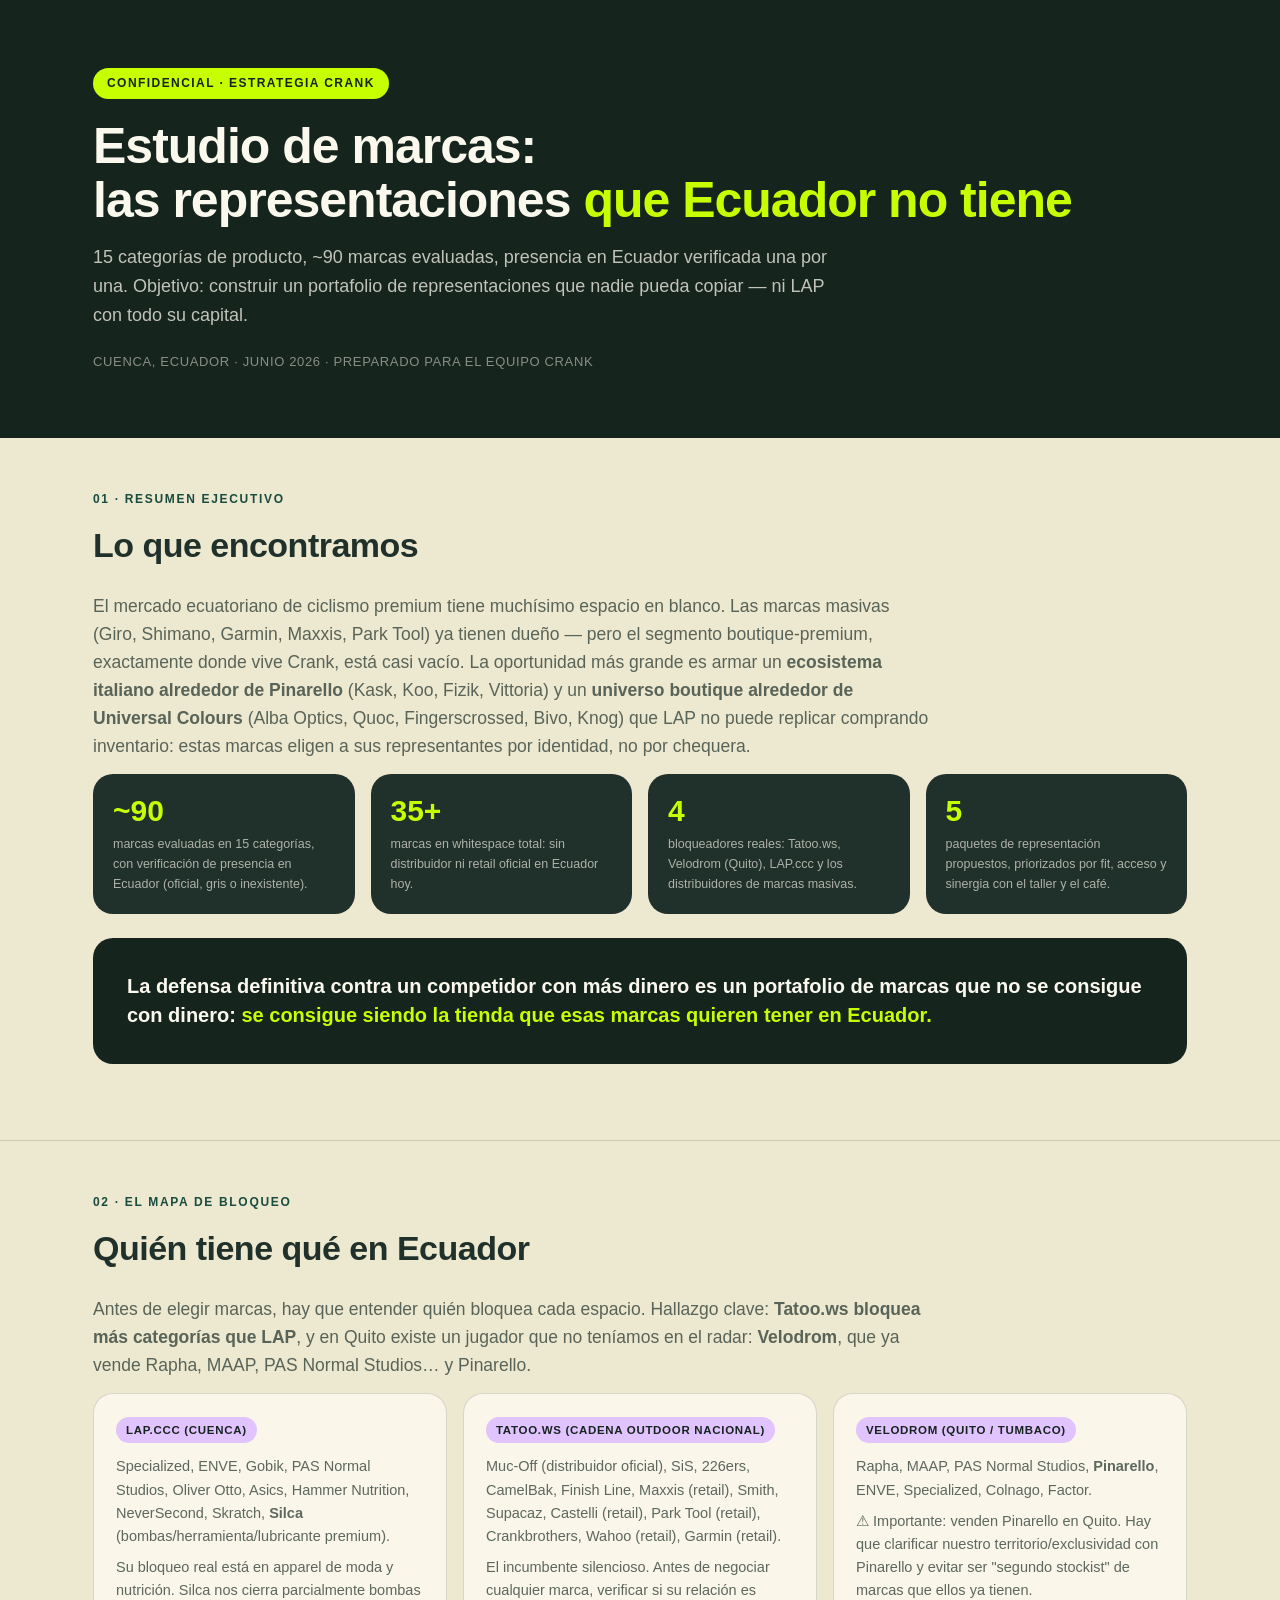
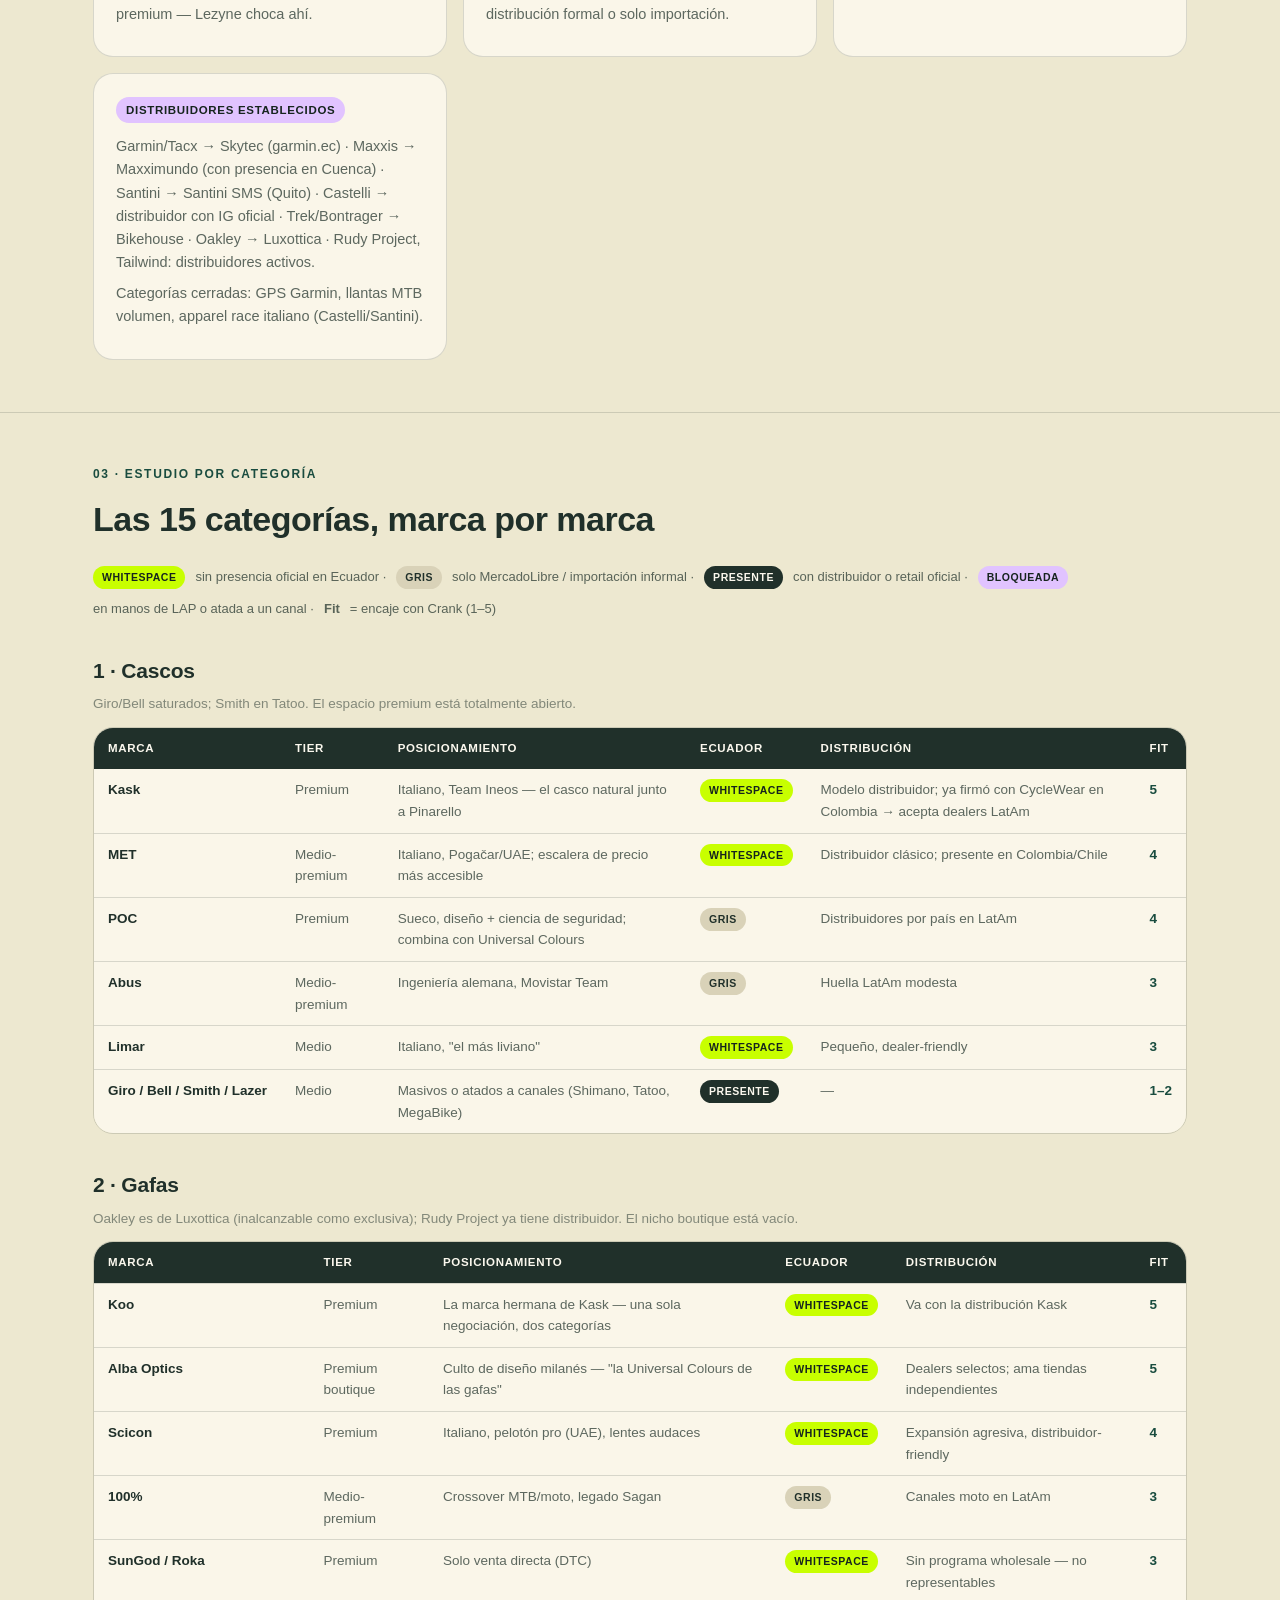
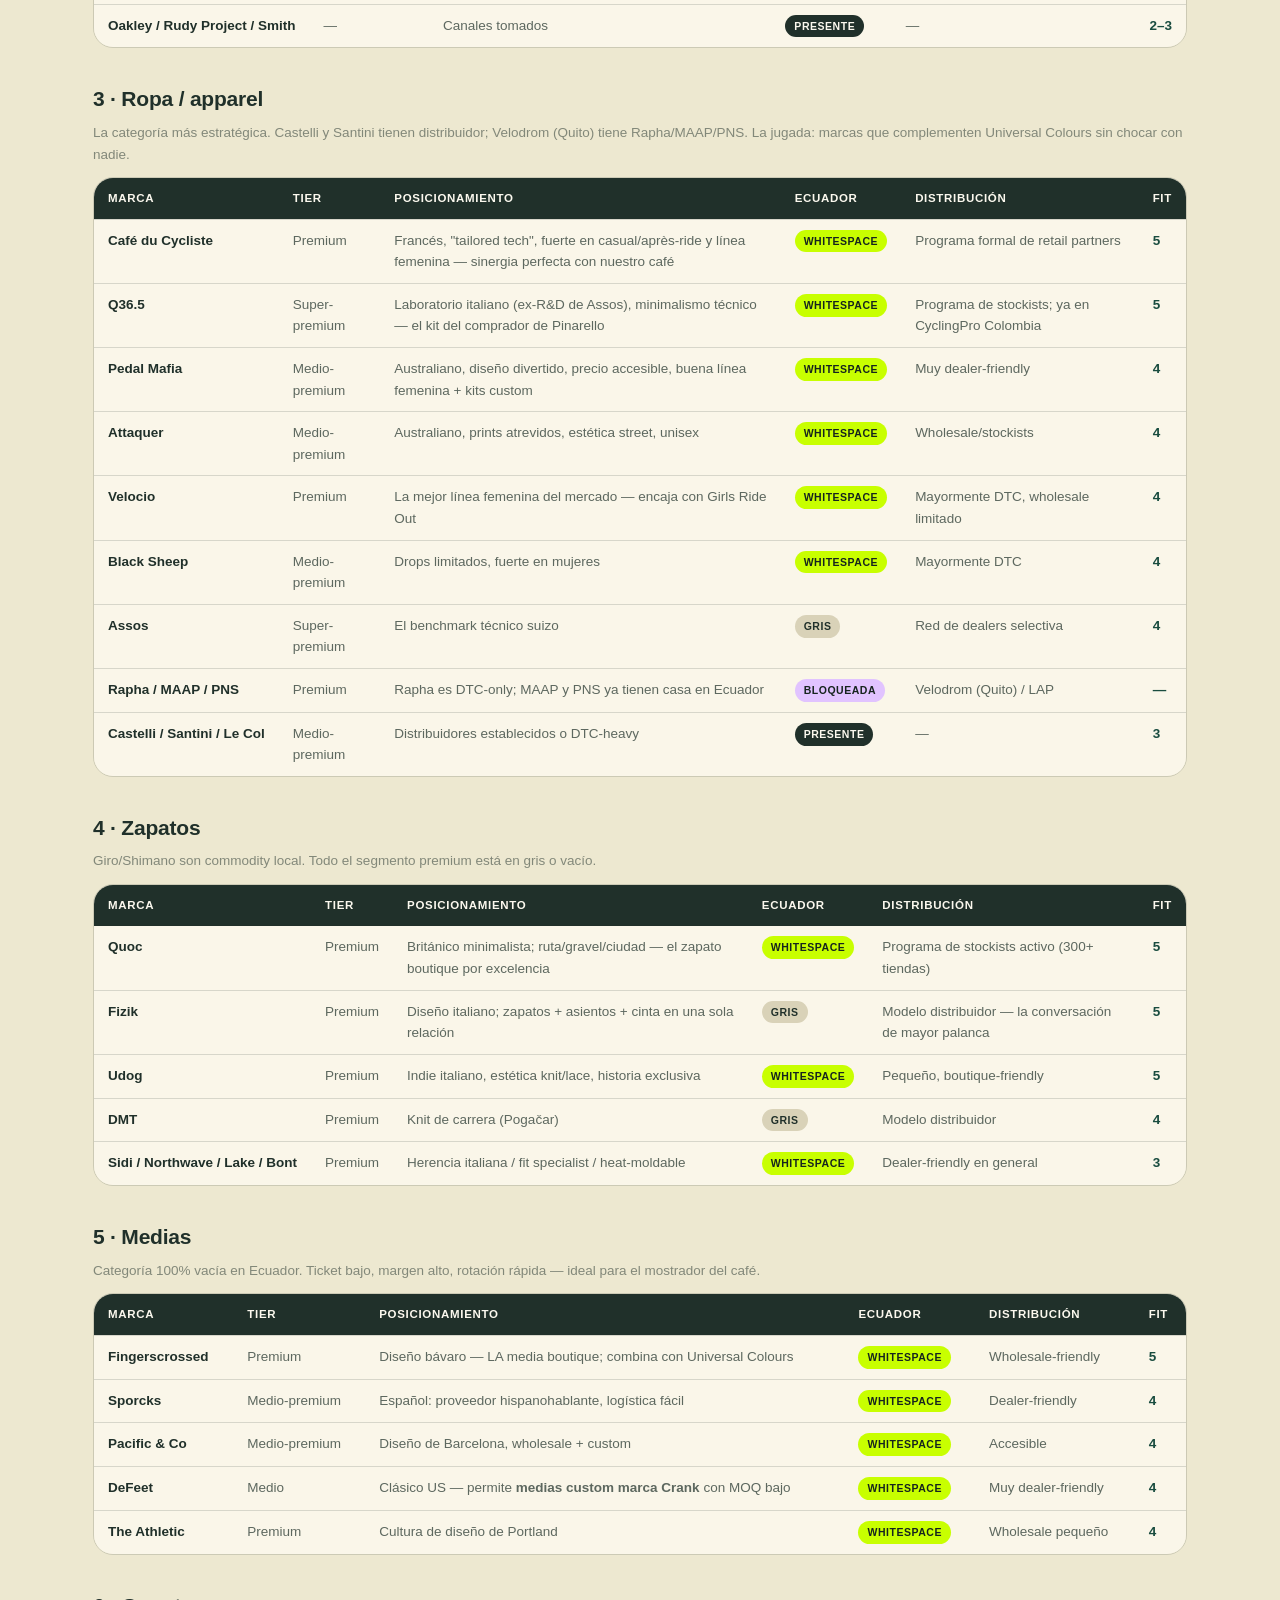
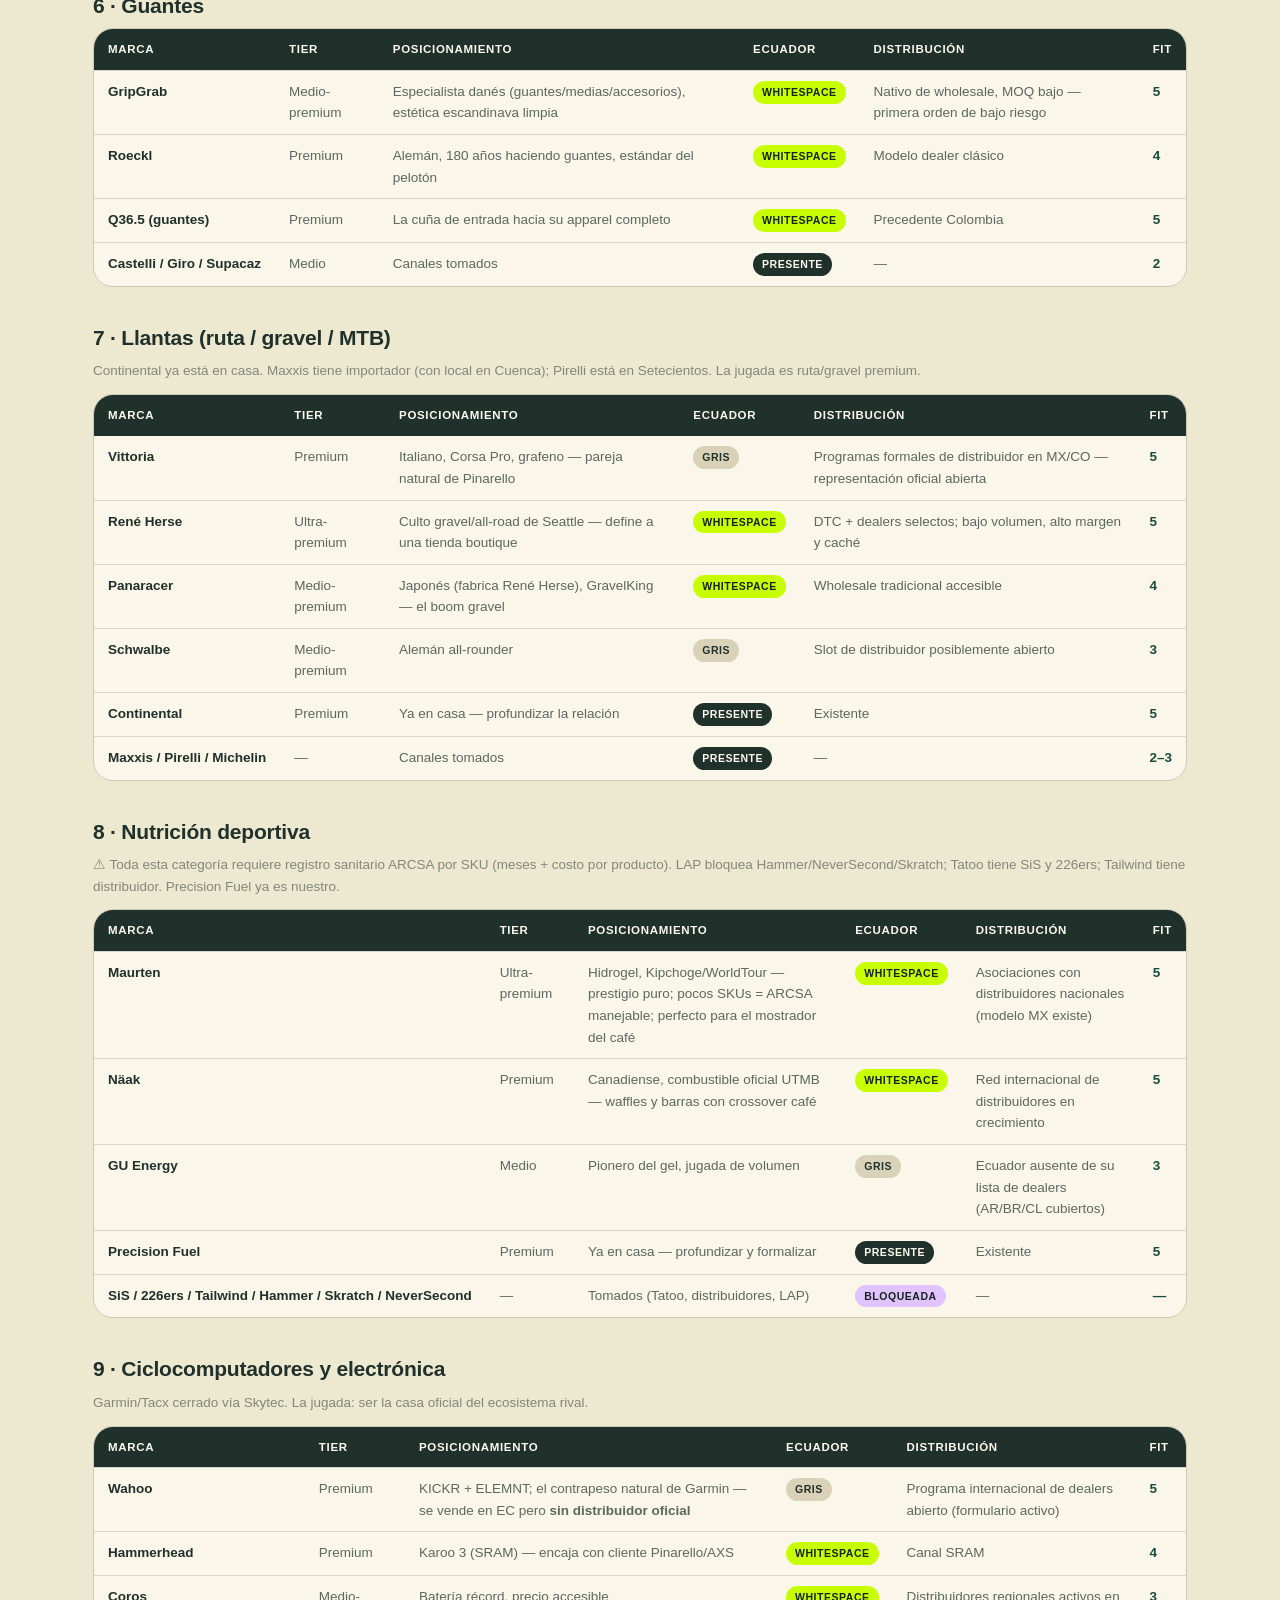
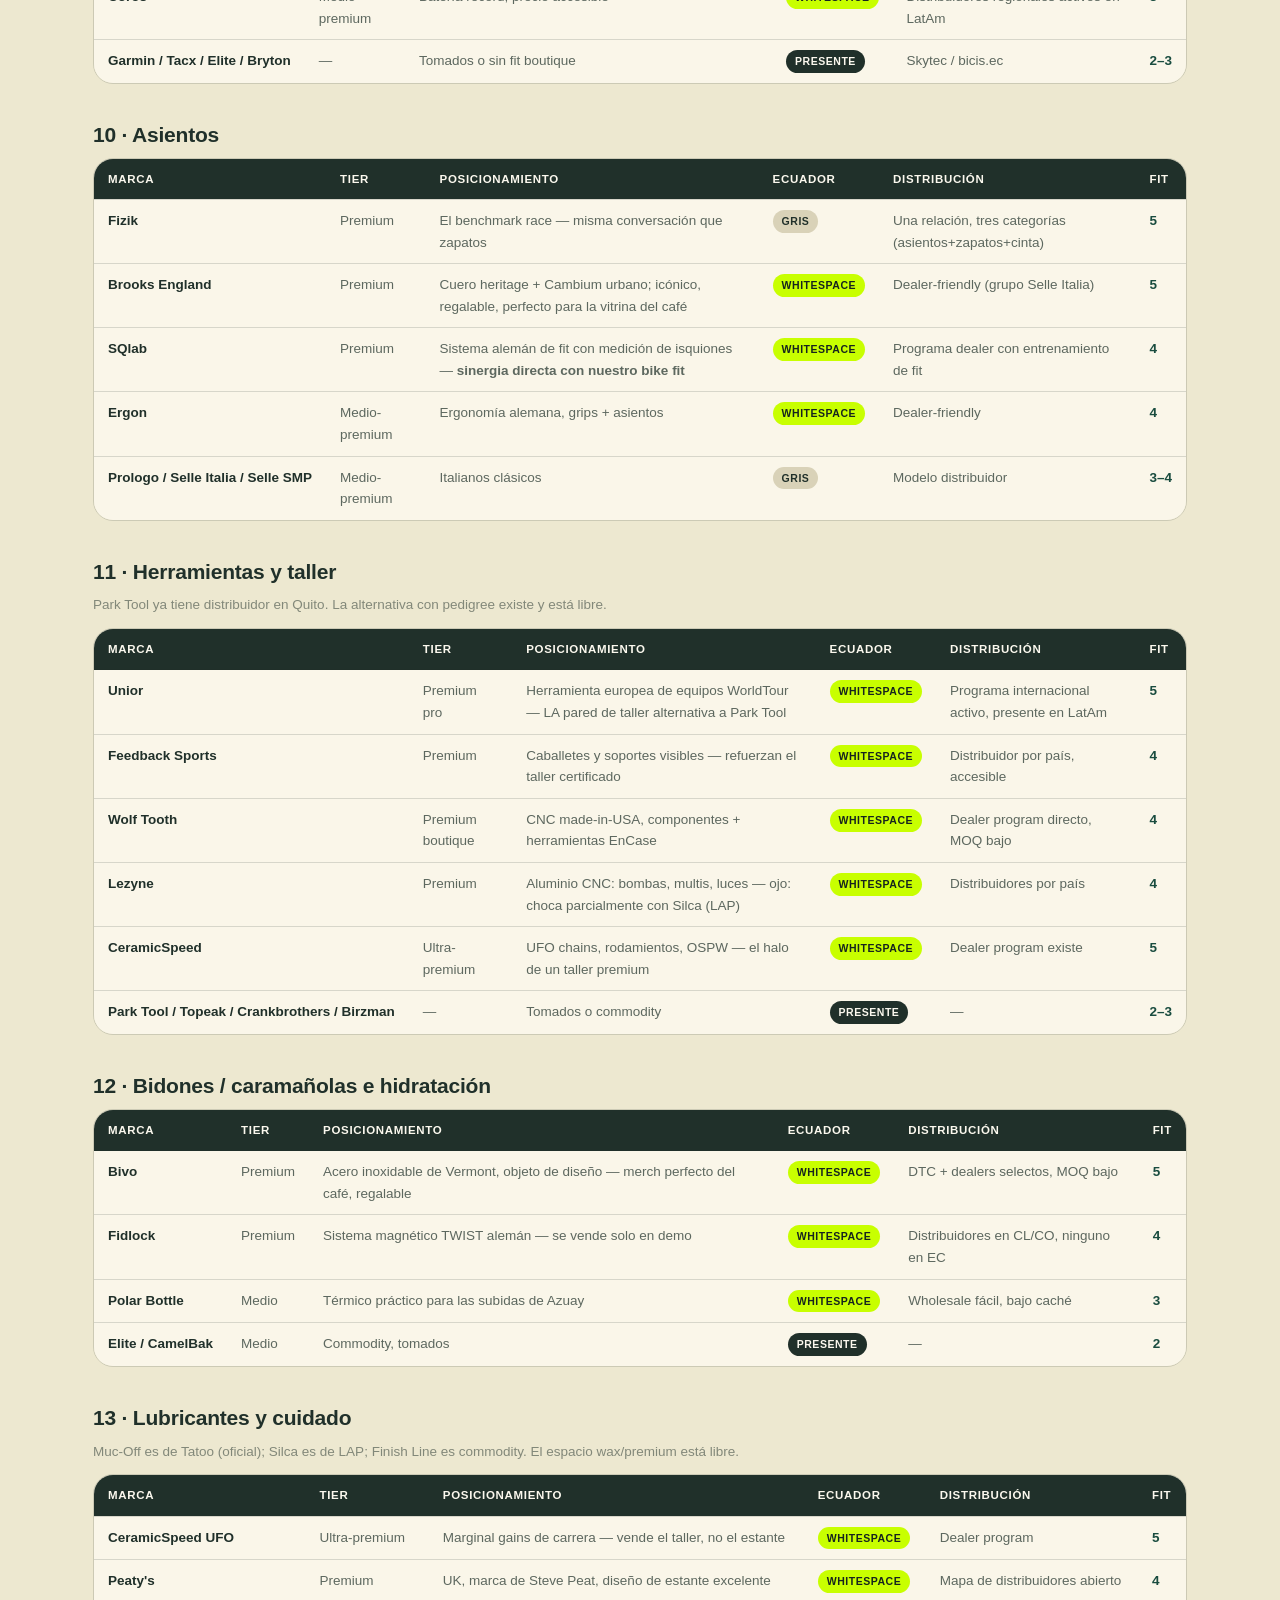
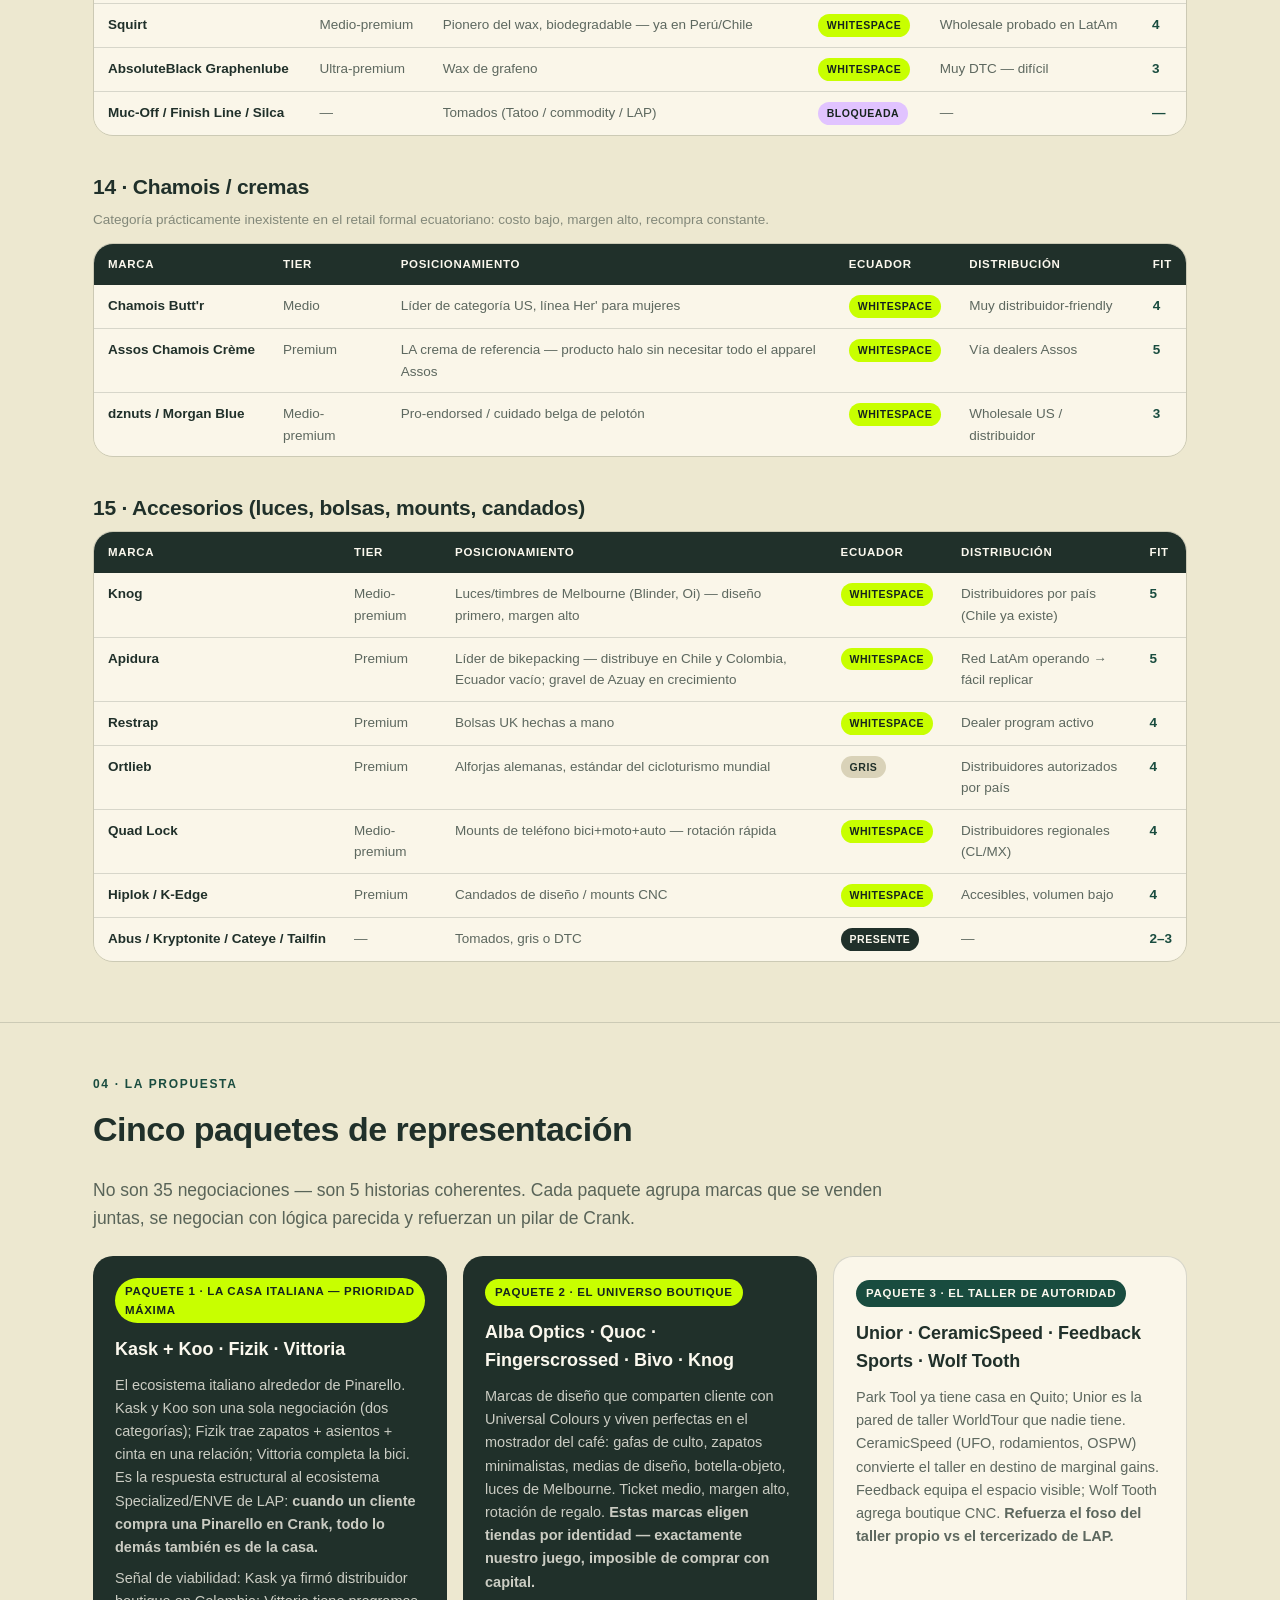
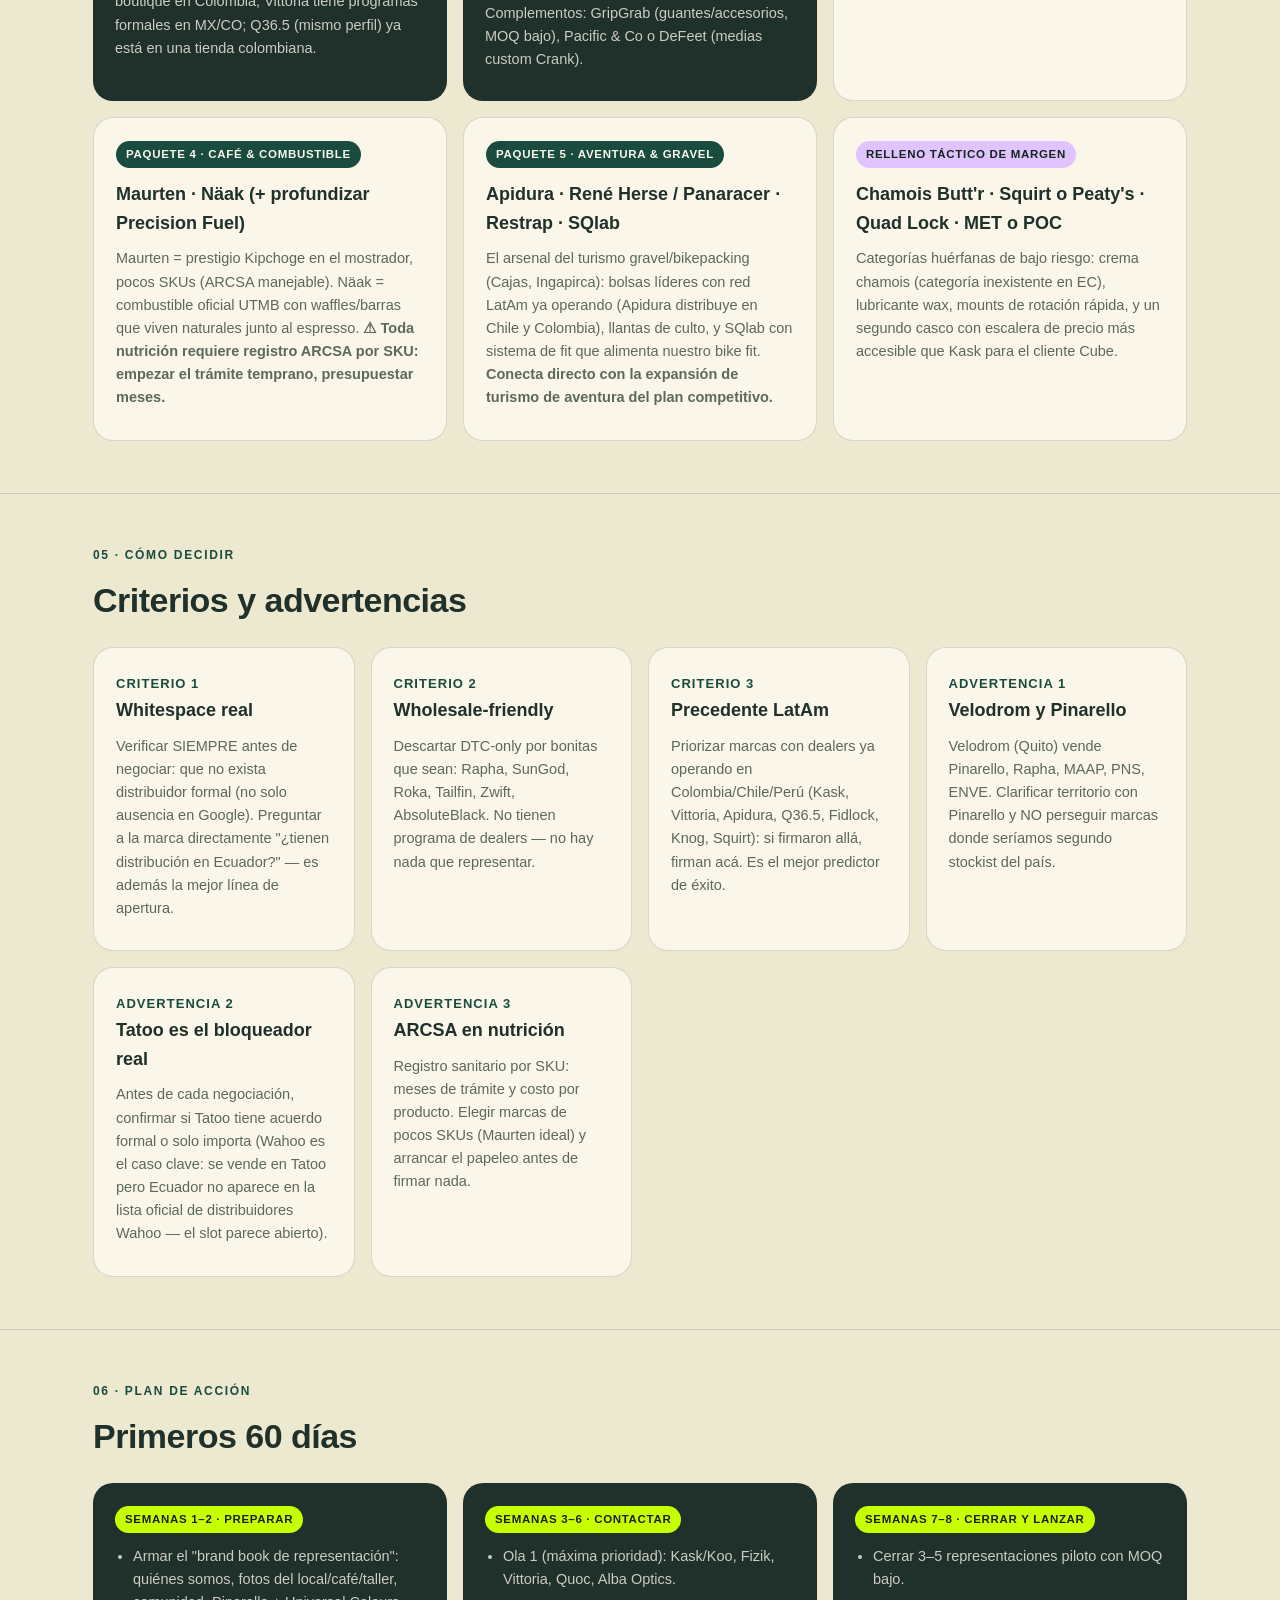
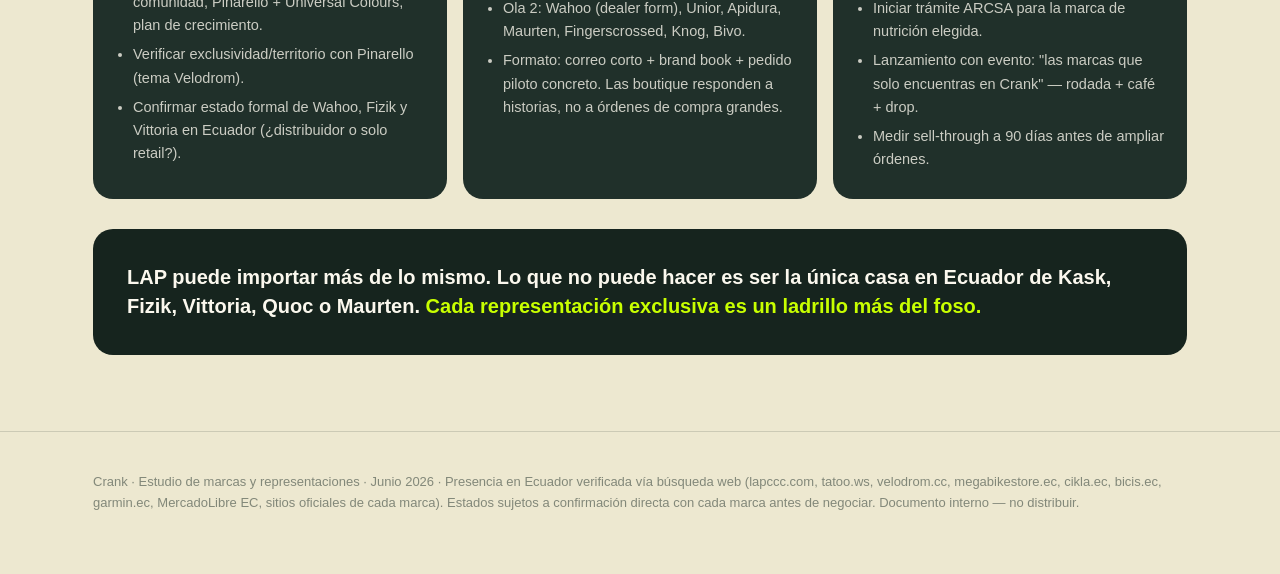
<file: estudio-marcas/index.html>
<!DOCTYPE html>
<html lang="es">
<head>
<meta charset="UTF-8">
<meta name="viewport" content="width=device-width, initial-scale=1.0">
<title>Crank — Estudio de Marcas y Representaciones para Ecuador</title>
<style>
  :root{
    --beige:#EDE8D0; --beige-soft:#E5DDC2; --card:#FAF6E9; --cream:#FBF8EE;
    --forest:#20302A; --forest-deep:#16241E; --green:#194C3F;
    --lima:#C8FF00; --lima-deep:#A8D900; --lavender:#E1C3FF;
    --dim:rgba(32,48,42,.72); --muted:rgba(32,48,42,.52);
    --line:rgba(32,48,42,.16); --radius:20px;
  }
  *{box-sizing:border-box;margin:0;padding:0}
  body{font-family:'Helvetica Neue',Helvetica,Arial,sans-serif;background:var(--beige);color:var(--forest);line-height:1.6}
  .wrap{max-width:1150px;margin:0 auto;padding:0 28px}
  header{background:var(--forest-deep);color:var(--cream);padding:68px 0 52px}
  .kicker{display:inline-block;background:var(--lima);color:var(--forest-deep);font-size:12px;font-weight:700;letter-spacing:.12em;text-transform:uppercase;padding:6px 14px;border-radius:999px;margin-bottom:20px}
  h1{font-size:clamp(32px,4.6vw,50px);line-height:1.08;letter-spacing:-.02em;font-weight:800}
  h1 .hl{color:var(--lima)}
  .sub{margin-top:16px;font-size:18px;color:rgba(251,248,238,.75);max-width:760px}
  .meta{margin-top:22px;font-size:13px;color:rgba(251,248,238,.5);letter-spacing:.05em;text-transform:uppercase}
  section{padding:52px 0;border-bottom:1px solid var(--line)}
  .sec-label{font-size:12px;font-weight:700;letter-spacing:.14em;text-transform:uppercase;color:var(--green);margin-bottom:8px}
  h2{font-size:clamp(25px,3.2vw,34px);letter-spacing:-.015em;font-weight:800;margin-bottom:20px}
  h3{font-size:18px;font-weight:700;margin-bottom:10px}
  p{margin-bottom:14px}
  .lead{font-size:17.5px;color:var(--dim);max-width:840px}
  .grid{display:grid;gap:16px}
  .g2{grid-template-columns:repeat(auto-fit,minmax(300px,1fr))}
  .g3{grid-template-columns:repeat(auto-fit,minmax(250px,1fr))}
  .g4{grid-template-columns:repeat(auto-fit,minmax(210px,1fr))}
  .card{background:var(--card);border:1px solid var(--line);border-radius:var(--radius);padding:22px}
  .card p{color:var(--dim);font-size:14.5px;margin-bottom:8px}
  .card ul{padding-left:18px;color:var(--dim);font-size:14.5px}
  .card li{margin-bottom:6px}
  .dark{background:var(--forest);color:var(--cream);border:none}
  .dark p,.dark ul{color:rgba(251,248,238,.78)}
  .dark h3{color:var(--cream)}
  table{width:100%;border-collapse:collapse;background:var(--card);font-size:13.5px}
  .tablewrap{border:1px solid var(--line);border-radius:var(--radius);overflow-x:auto;margin-bottom:8px}
  th{background:var(--forest);color:var(--cream);text-align:left;padding:11px 14px;font-size:11.5px;letter-spacing:.06em;text-transform:uppercase;white-space:nowrap}
  td{padding:10px 14px;border-top:1px solid var(--line);vertical-align:top;color:var(--dim)}
  td:first-child{font-weight:700;color:var(--forest);white-space:nowrap}
  .pill{display:inline-block;font-size:10.5px;font-weight:700;letter-spacing:.05em;text-transform:uppercase;padding:3px 9px;border-radius:999px;white-space:nowrap}
  .p-white{background:var(--lima);color:var(--forest-deep)}
  .p-grey{background:#D9D2B8;color:var(--forest)}
  .p-present{background:var(--forest);color:var(--cream)}
  .p-locked{background:var(--lavender);color:var(--forest-deep)}
  .fit{font-weight:800;color:var(--green);white-space:nowrap}
  h4.cat{font-size:21px;font-weight:800;margin:34px 0 6px;letter-spacing:-.01em}
  .cat-note{font-size:13.5px;color:var(--muted);margin-bottom:12px}
  .tag{display:inline-block;font-size:11.5px;font-weight:700;letter-spacing:.06em;text-transform:uppercase;padding:4px 10px;border-radius:999px;margin-bottom:12px}
  .tag.lima{background:var(--lima);color:var(--forest-deep)}
  .tag.lav{background:var(--lavender);color:var(--forest-deep)}
  .tag.green{background:var(--green);color:var(--cream)}
  .quote{background:var(--forest-deep);color:var(--cream);border-radius:var(--radius);padding:34px;font-size:20px;font-weight:600;line-height:1.45;margin:24px 0}
  .quote .hl{color:var(--lima)}
  .num{font-size:13px;font-weight:800;color:var(--green);letter-spacing:.08em}
  .stat{background:var(--forest);color:var(--cream);border-radius:var(--radius);padding:20px}
  .stat .n{font-size:30px;font-weight:800;color:var(--lima);line-height:1.15}
  .stat .l{font-size:12.5px;color:rgba(251,248,238,.65);margin-top:6px}
  .legend{display:flex;flex-wrap:wrap;gap:10px;margin:14px 0 6px;font-size:13px;color:var(--dim);align-items:center}
  footer{padding:40px 0 60px;color:var(--muted);font-size:13px}
  .note{font-size:13px;color:var(--muted);margin-top:8px}
  @media print{ header{padding:36px 0} section{padding:28px 0} }
</style>
</head>
<body>

<header>
  <div class="wrap">
    <span class="kicker">Confidencial · Estrategia Crank</span>
    <h1>Estudio de marcas:<br>las representaciones <span class="hl">que Ecuador no tiene</span></h1>
    <p class="sub">15 categorías de producto, ~90 marcas evaluadas, presencia en Ecuador verificada una por una. Objetivo: construir un portafolio de representaciones que nadie pueda copiar — ni LAP con todo su capital.</p>
    <p class="meta">Cuenca, Ecuador · Junio 2026 · Preparado para el equipo Crank</p>
  </div>
</header>

<section>
  <div class="wrap">
    <p class="sec-label">01 · Resumen ejecutivo</p>
    <h2>Lo que encontramos</h2>
    <p class="lead">El mercado ecuatoriano de ciclismo premium tiene muchísimo espacio en blanco. Las marcas masivas (Giro, Shimano, Garmin, Maxxis, Park Tool) ya tienen dueño — pero el segmento boutique-premium, exactamente donde vive Crank, está casi vacío. La oportunidad más grande es armar un <strong>ecosistema italiano alrededor de Pinarello</strong> (Kask, Koo, Fizik, Vittoria) y un <strong>universo boutique alrededor de Universal Colours</strong> (Alba Optics, Quoc, Fingerscrossed, Bivo, Knog) que LAP no puede replicar comprando inventario: estas marcas eligen a sus representantes por identidad, no por chequera.</p>
    <div class="grid g4">
      <div class="stat"><div class="n">~90</div><div class="l">marcas evaluadas en 15 categorías, con verificación de presencia en Ecuador (oficial, gris o inexistente).</div></div>
      <div class="stat"><div class="n">35+</div><div class="l">marcas en whitespace total: sin distribuidor ni retail oficial en Ecuador hoy.</div></div>
      <div class="stat"><div class="n">4</div><div class="l">bloqueadores reales: Tatoo.ws, Velodrom (Quito), LAP.ccc y los distribuidores de marcas masivas.</div></div>
      <div class="stat"><div class="n">5</div><div class="l">paquetes de representación propuestos, priorizados por fit, acceso y sinergia con el taller y el café.</div></div>
    </div>
    <div class="quote">La defensa definitiva contra un competidor con más dinero es un portafolio de marcas que no se consigue con dinero: <span class="hl">se consigue siendo la tienda que esas marcas quieren tener en Ecuador.</span></div>
  </div>
</section>

<section>
  <div class="wrap">
    <p class="sec-label">02 · El mapa de bloqueo</p>
    <h2>Quién tiene qué en Ecuador</h2>
    <p class="lead">Antes de elegir marcas, hay que entender quién bloquea cada espacio. Hallazgo clave: <strong>Tatoo.ws bloquea más categorías que LAP</strong>, y en Quito existe un jugador que no teníamos en el radar: <strong>Velodrom</strong>, que ya vende Rapha, MAAP, PAS Normal Studios… y Pinarello.</p>
    <div class="grid g2">
      <div class="card"><span class="tag lav">LAP.ccc (Cuenca)</span>
        <p>Specialized, ENVE, Gobik, PAS Normal Studios, Oliver Otto, Asics, Hammer Nutrition, NeverSecond, Skratch, <strong>Silca</strong> (bombas/herramienta/lubricante premium).</p>
        <p class="note">Su bloqueo real está en apparel de moda y nutrición. Silca nos cierra parcialmente bombas premium — Lezyne choca ahí.</p></div>
      <div class="card"><span class="tag lav">Tatoo.ws (cadena outdoor nacional)</span>
        <p>Muc-Off (distribuidor oficial), SiS, 226ers, CamelBak, Finish Line, Maxxis (retail), Smith, Supacaz, Castelli (retail), Park Tool (retail), Crankbrothers, Wahoo (retail), Garmin (retail).</p>
        <p class="note">El incumbente silencioso. Antes de negociar cualquier marca, verificar si su relación es distribución formal o solo importación.</p></div>
      <div class="card"><span class="tag lav">Velodrom (Quito / Tumbaco)</span>
        <p>Rapha, MAAP, PAS Normal Studios, <strong>Pinarello</strong>, ENVE, Specialized, Colnago, Factor.</p>
        <p class="note">⚠ Importante: venden Pinarello en Quito. Hay que clarificar nuestro territorio/exclusividad con Pinarello y evitar ser "segundo stockist" de marcas que ellos ya tienen.</p></div>
      <div class="card"><span class="tag lav">Distribuidores establecidos</span>
        <p>Garmin/Tacx → Skytec (garmin.ec) · Maxxis → Maxximundo (con presencia en Cuenca) · Santini → Santini SMS (Quito) · Castelli → distribuidor con IG oficial · Trek/Bontrager → Bikehouse · Oakley → Luxottica · Rudy Project, Tailwind: distribuidores activos.</p>
        <p class="note">Categorías cerradas: GPS Garmin, llantas MTB volumen, apparel race italiano (Castelli/Santini).</p></div>
    </div>
  </div>
</section>

<section>
  <div class="wrap">
    <p class="sec-label">03 · Estudio por categoría</p>
    <h2>Las 15 categorías, marca por marca</h2>
    <div class="legend">
      <span class="pill p-white">Whitespace</span> sin presencia oficial en Ecuador ·
      <span class="pill p-grey">Gris</span> solo MercadoLibre / importación informal ·
      <span class="pill p-present">Presente</span> con distribuidor o retail oficial ·
      <span class="pill p-locked">Bloqueada</span> en manos de LAP o atada a un canal ·
      <strong>Fit</strong> = encaje con Crank (1–5)
    </div>

    <h4 class="cat">1 · Cascos</h4>
    <p class="cat-note">Giro/Bell saturados; Smith en Tatoo. El espacio premium está totalmente abierto.</p>
    <div class="tablewrap"><table>
      <tr><th>Marca</th><th>Tier</th><th>Posicionamiento</th><th>Ecuador</th><th>Distribución</th><th>Fit</th></tr>
      <tr><td>Kask</td><td>Premium</td><td>Italiano, Team Ineos — el casco natural junto a Pinarello</td><td><span class="pill p-white">Whitespace</span></td><td>Modelo distribuidor; ya firmó con CycleWear en Colombia → acepta dealers LatAm</td><td class="fit">5</td></tr>
      <tr><td>MET</td><td>Medio-premium</td><td>Italiano, Pogačar/UAE; escalera de precio más accesible</td><td><span class="pill p-white">Whitespace</span></td><td>Distribuidor clásico; presente en Colombia/Chile</td><td class="fit">4</td></tr>
      <tr><td>POC</td><td>Premium</td><td>Sueco, diseño + ciencia de seguridad; combina con Universal Colours</td><td><span class="pill p-grey">Gris</span></td><td>Distribuidores por país en LatAm</td><td class="fit">4</td></tr>
      <tr><td>Abus</td><td>Medio-premium</td><td>Ingeniería alemana, Movistar Team</td><td><span class="pill p-grey">Gris</span></td><td>Huella LatAm modesta</td><td class="fit">3</td></tr>
      <tr><td>Limar</td><td>Medio</td><td>Italiano, "el más liviano"</td><td><span class="pill p-white">Whitespace</span></td><td>Pequeño, dealer-friendly</td><td class="fit">3</td></tr>
      <tr><td>Giro / Bell / Smith / Lazer</td><td>Medio</td><td>Masivos o atados a canales (Shimano, Tatoo, MegaBike)</td><td><span class="pill p-present">Presente</span></td><td>—</td><td class="fit">1–2</td></tr>
    </table></div>

    <h4 class="cat">2 · Gafas</h4>
    <p class="cat-note">Oakley es de Luxottica (inalcanzable como exclusiva); Rudy Project ya tiene distribuidor. El nicho boutique está vacío.</p>
    <div class="tablewrap"><table>
      <tr><th>Marca</th><th>Tier</th><th>Posicionamiento</th><th>Ecuador</th><th>Distribución</th><th>Fit</th></tr>
      <tr><td>Koo</td><td>Premium</td><td>La marca hermana de Kask — una sola negociación, dos categorías</td><td><span class="pill p-white">Whitespace</span></td><td>Va con la distribución Kask</td><td class="fit">5</td></tr>
      <tr><td>Alba Optics</td><td>Premium boutique</td><td>Culto de diseño milanés — "la Universal Colours de las gafas"</td><td><span class="pill p-white">Whitespace</span></td><td>Dealers selectos; ama tiendas independientes</td><td class="fit">5</td></tr>
      <tr><td>Scicon</td><td>Premium</td><td>Italiano, pelotón pro (UAE), lentes audaces</td><td><span class="pill p-white">Whitespace</span></td><td>Expansión agresiva, distribuidor-friendly</td><td class="fit">4</td></tr>
      <tr><td>100%</td><td>Medio-premium</td><td>Crossover MTB/moto, legado Sagan</td><td><span class="pill p-grey">Gris</span></td><td>Canales moto en LatAm</td><td class="fit">3</td></tr>
      <tr><td>SunGod / Roka</td><td>Premium</td><td>Solo venta directa (DTC)</td><td><span class="pill p-white">Whitespace</span></td><td>Sin programa wholesale — no representables</td><td class="fit">3</td></tr>
      <tr><td>Oakley / Rudy Project / Smith</td><td>—</td><td>Canales tomados</td><td><span class="pill p-present">Presente</span></td><td>—</td><td class="fit">2–3</td></tr>
    </table></div>

    <h4 class="cat">3 · Ropa / apparel</h4>
    <p class="cat-note">La categoría más estratégica. Castelli y Santini tienen distribuidor; Velodrom (Quito) tiene Rapha/MAAP/PNS. La jugada: marcas que complementen Universal Colours sin chocar con nadie.</p>
    <div class="tablewrap"><table>
      <tr><th>Marca</th><th>Tier</th><th>Posicionamiento</th><th>Ecuador</th><th>Distribución</th><th>Fit</th></tr>
      <tr><td>Café du Cycliste</td><td>Premium</td><td>Francés, "tailored tech", fuerte en casual/après-ride y línea femenina — sinergia perfecta con nuestro café</td><td><span class="pill p-white">Whitespace</span></td><td>Programa formal de retail partners</td><td class="fit">5</td></tr>
      <tr><td>Q36.5</td><td>Super-premium</td><td>Laboratorio italiano (ex-R&D de Assos), minimalismo técnico — el kit del comprador de Pinarello</td><td><span class="pill p-white">Whitespace</span></td><td>Programa de stockists; ya en CyclingPro Colombia</td><td class="fit">5</td></tr>
      <tr><td>Pedal Mafia</td><td>Medio-premium</td><td>Australiano, diseño divertido, precio accesible, buena línea femenina + kits custom</td><td><span class="pill p-white">Whitespace</span></td><td>Muy dealer-friendly</td><td class="fit">4</td></tr>
      <tr><td>Attaquer</td><td>Medio-premium</td><td>Australiano, prints atrevidos, estética street, unisex</td><td><span class="pill p-white">Whitespace</span></td><td>Wholesale/stockists</td><td class="fit">4</td></tr>
      <tr><td>Velocio</td><td>Premium</td><td>La mejor línea femenina del mercado — encaja con Girls Ride Out</td><td><span class="pill p-white">Whitespace</span></td><td>Mayormente DTC, wholesale limitado</td><td class="fit">4</td></tr>
      <tr><td>Black Sheep</td><td>Medio-premium</td><td>Drops limitados, fuerte en mujeres</td><td><span class="pill p-white">Whitespace</span></td><td>Mayormente DTC</td><td class="fit">4</td></tr>
      <tr><td>Assos</td><td>Super-premium</td><td>El benchmark técnico suizo</td><td><span class="pill p-grey">Gris</span></td><td>Red de dealers selectiva</td><td class="fit">4</td></tr>
      <tr><td>Rapha / MAAP / PNS</td><td>Premium</td><td>Rapha es DTC-only; MAAP y PNS ya tienen casa en Ecuador</td><td><span class="pill p-locked">Bloqueada</span></td><td>Velodrom (Quito) / LAP</td><td class="fit">—</td></tr>
      <tr><td>Castelli / Santini / Le Col</td><td>Medio-premium</td><td>Distribuidores establecidos o DTC-heavy</td><td><span class="pill p-present">Presente</span></td><td>—</td><td class="fit">3</td></tr>
    </table></div>

    <h4 class="cat">4 · Zapatos</h4>
    <p class="cat-note">Giro/Shimano son commodity local. Todo el segmento premium está en gris o vacío.</p>
    <div class="tablewrap"><table>
      <tr><th>Marca</th><th>Tier</th><th>Posicionamiento</th><th>Ecuador</th><th>Distribución</th><th>Fit</th></tr>
      <tr><td>Quoc</td><td>Premium</td><td>Británico minimalista; ruta/gravel/ciudad — el zapato boutique por excelencia</td><td><span class="pill p-white">Whitespace</span></td><td>Programa de stockists activo (300+ tiendas)</td><td class="fit">5</td></tr>
      <tr><td>Fizik</td><td>Premium</td><td>Diseño italiano; zapatos + asientos + cinta en una sola relación</td><td><span class="pill p-grey">Gris</span></td><td>Modelo distribuidor — la conversación de mayor palanca</td><td class="fit">5</td></tr>
      <tr><td>Udog</td><td>Premium</td><td>Indie italiano, estética knit/lace, historia exclusiva</td><td><span class="pill p-white">Whitespace</span></td><td>Pequeño, boutique-friendly</td><td class="fit">5</td></tr>
      <tr><td>DMT</td><td>Premium</td><td>Knit de carrera (Pogačar)</td><td><span class="pill p-grey">Gris</span></td><td>Modelo distribuidor</td><td class="fit">4</td></tr>
      <tr><td>Sidi / Northwave / Lake / Bont</td><td>Premium</td><td>Herencia italiana / fit specialist / heat-moldable</td><td><span class="pill p-white">Whitespace</span></td><td>Dealer-friendly en general</td><td class="fit">3</td></tr>
    </table></div>

    <h4 class="cat">5 · Medias</h4>
    <p class="cat-note">Categoría 100% vacía en Ecuador. Ticket bajo, margen alto, rotación rápida — ideal para el mostrador del café.</p>
    <div class="tablewrap"><table>
      <tr><th>Marca</th><th>Tier</th><th>Posicionamiento</th><th>Ecuador</th><th>Distribución</th><th>Fit</th></tr>
      <tr><td>Fingerscrossed</td><td>Premium</td><td>Diseño bávaro — LA media boutique; combina con Universal Colours</td><td><span class="pill p-white">Whitespace</span></td><td>Wholesale-friendly</td><td class="fit">5</td></tr>
      <tr><td>Sporcks</td><td>Medio-premium</td><td>Español: proveedor hispanohablante, logística fácil</td><td><span class="pill p-white">Whitespace</span></td><td>Dealer-friendly</td><td class="fit">4</td></tr>
      <tr><td>Pacific & Co</td><td>Medio-premium</td><td>Diseño de Barcelona, wholesale + custom</td><td><span class="pill p-white">Whitespace</span></td><td>Accesible</td><td class="fit">4</td></tr>
      <tr><td>DeFeet</td><td>Medio</td><td>Clásico US — permite <strong>medias custom marca Crank</strong> con MOQ bajo</td><td><span class="pill p-white">Whitespace</span></td><td>Muy dealer-friendly</td><td class="fit">4</td></tr>
      <tr><td>The Athletic</td><td>Premium</td><td>Cultura de diseño de Portland</td><td><span class="pill p-white">Whitespace</span></td><td>Wholesale pequeño</td><td class="fit">4</td></tr>
    </table></div>

    <h4 class="cat">6 · Guantes</h4>
    <div class="tablewrap"><table>
      <tr><th>Marca</th><th>Tier</th><th>Posicionamiento</th><th>Ecuador</th><th>Distribución</th><th>Fit</th></tr>
      <tr><td>GripGrab</td><td>Medio-premium</td><td>Especialista danés (guantes/medias/accesorios), estética escandinava limpia</td><td><span class="pill p-white">Whitespace</span></td><td>Nativo de wholesale, MOQ bajo — primera orden de bajo riesgo</td><td class="fit">5</td></tr>
      <tr><td>Roeckl</td><td>Premium</td><td>Alemán, 180 años haciendo guantes, estándar del pelotón</td><td><span class="pill p-white">Whitespace</span></td><td>Modelo dealer clásico</td><td class="fit">4</td></tr>
      <tr><td>Q36.5 (guantes)</td><td>Premium</td><td>La cuña de entrada hacia su apparel completo</td><td><span class="pill p-white">Whitespace</span></td><td>Precedente Colombia</td><td class="fit">5</td></tr>
      <tr><td>Castelli / Giro / Supacaz</td><td>Medio</td><td>Canales tomados</td><td><span class="pill p-present">Presente</span></td><td>—</td><td class="fit">2</td></tr>
    </table></div>

    <h4 class="cat">7 · Llantas (ruta / gravel / MTB)</h4>
    <p class="cat-note">Continental ya está en casa. Maxxis tiene importador (con local en Cuenca); Pirelli está en Setecientos. La jugada es ruta/gravel premium.</p>
    <div class="tablewrap"><table>
      <tr><th>Marca</th><th>Tier</th><th>Posicionamiento</th><th>Ecuador</th><th>Distribución</th><th>Fit</th></tr>
      <tr><td>Vittoria</td><td>Premium</td><td>Italiano, Corsa Pro, grafeno — pareja natural de Pinarello</td><td><span class="pill p-grey">Gris</span></td><td>Programas formales de distribuidor en MX/CO — representación oficial abierta</td><td class="fit">5</td></tr>
      <tr><td>René Herse</td><td>Ultra-premium</td><td>Culto gravel/all-road de Seattle — define a una tienda boutique</td><td><span class="pill p-white">Whitespace</span></td><td>DTC + dealers selectos; bajo volumen, alto margen y caché</td><td class="fit">5</td></tr>
      <tr><td>Panaracer</td><td>Medio-premium</td><td>Japonés (fabrica René Herse), GravelKing — el boom gravel</td><td><span class="pill p-white">Whitespace</span></td><td>Wholesale tradicional accesible</td><td class="fit">4</td></tr>
      <tr><td>Schwalbe</td><td>Medio-premium</td><td>Alemán all-rounder</td><td><span class="pill p-grey">Gris</span></td><td>Slot de distribuidor posiblemente abierto</td><td class="fit">3</td></tr>
      <tr><td>Continental</td><td>Premium</td><td>Ya en casa — profundizar la relación</td><td><span class="pill p-present">Presente</span></td><td>Existente</td><td class="fit">5</td></tr>
      <tr><td>Maxxis / Pirelli / Michelin</td><td>—</td><td>Canales tomados</td><td><span class="pill p-present">Presente</span></td><td>—</td><td class="fit">2–3</td></tr>
    </table></div>

    <h4 class="cat">8 · Nutrición deportiva</h4>
    <p class="cat-note">⚠ Toda esta categoría requiere registro sanitario ARCSA por SKU (meses + costo por producto). LAP bloquea Hammer/NeverSecond/Skratch; Tatoo tiene SiS y 226ers; Tailwind tiene distribuidor. Precision Fuel ya es nuestro.</p>
    <div class="tablewrap"><table>
      <tr><th>Marca</th><th>Tier</th><th>Posicionamiento</th><th>Ecuador</th><th>Distribución</th><th>Fit</th></tr>
      <tr><td>Maurten</td><td>Ultra-premium</td><td>Hidrogel, Kipchoge/WorldTour — prestigio puro; pocos SKUs = ARCSA manejable; perfecto para el mostrador del café</td><td><span class="pill p-white">Whitespace</span></td><td>Asociaciones con distribuidores nacionales (modelo MX existe)</td><td class="fit">5</td></tr>
      <tr><td>Näak</td><td>Premium</td><td>Canadiense, combustible oficial UTMB — waffles y barras con crossover café</td><td><span class="pill p-white">Whitespace</span></td><td>Red internacional de distribuidores en crecimiento</td><td class="fit">5</td></tr>
      <tr><td>GU Energy</td><td>Medio</td><td>Pionero del gel, jugada de volumen</td><td><span class="pill p-grey">Gris</span></td><td>Ecuador ausente de su lista de dealers (AR/BR/CL cubiertos)</td><td class="fit">3</td></tr>
      <tr><td>Precision Fuel</td><td>Premium</td><td>Ya en casa — profundizar y formalizar</td><td><span class="pill p-present">Presente</span></td><td>Existente</td><td class="fit">5</td></tr>
      <tr><td>SiS / 226ers / Tailwind / Hammer / Skratch / NeverSecond</td><td>—</td><td>Tomados (Tatoo, distribuidores, LAP)</td><td><span class="pill p-locked">Bloqueada</span></td><td>—</td><td class="fit">—</td></tr>
    </table></div>

    <h4 class="cat">9 · Ciclocomputadores y electrónica</h4>
    <p class="cat-note">Garmin/Tacx cerrado vía Skytec. La jugada: ser la casa oficial del ecosistema rival.</p>
    <div class="tablewrap"><table>
      <tr><th>Marca</th><th>Tier</th><th>Posicionamiento</th><th>Ecuador</th><th>Distribución</th><th>Fit</th></tr>
      <tr><td>Wahoo</td><td>Premium</td><td>KICKR + ELEMNT; el contrapeso natural de Garmin — se vende en EC pero <strong>sin distribuidor oficial</strong></td><td><span class="pill p-grey">Gris</span></td><td>Programa internacional de dealers abierto (formulario activo)</td><td class="fit">5</td></tr>
      <tr><td>Hammerhead</td><td>Premium</td><td>Karoo 3 (SRAM) — encaja con cliente Pinarello/AXS</td><td><span class="pill p-white">Whitespace</span></td><td>Canal SRAM</td><td class="fit">4</td></tr>
      <tr><td>Coros</td><td>Medio-premium</td><td>Batería récord, precio accesible</td><td><span class="pill p-white">Whitespace</span></td><td>Distribuidores regionales activos en LatAm</td><td class="fit">3</td></tr>
      <tr><td>Garmin / Tacx / Elite / Bryton</td><td>—</td><td>Tomados o sin fit boutique</td><td><span class="pill p-present">Presente</span></td><td>Skytec / bicis.ec</td><td class="fit">2–3</td></tr>
    </table></div>

    <h4 class="cat">10 · Asientos</h4>
    <div class="tablewrap"><table>
      <tr><th>Marca</th><th>Tier</th><th>Posicionamiento</th><th>Ecuador</th><th>Distribución</th><th>Fit</th></tr>
      <tr><td>Fizik</td><td>Premium</td><td>El benchmark race — misma conversación que zapatos</td><td><span class="pill p-grey">Gris</span></td><td>Una relación, tres categorías (asientos+zapatos+cinta)</td><td class="fit">5</td></tr>
      <tr><td>Brooks England</td><td>Premium</td><td>Cuero heritage + Cambium urbano; icónico, regalable, perfecto para la vitrina del café</td><td><span class="pill p-white">Whitespace</span></td><td>Dealer-friendly (grupo Selle Italia)</td><td class="fit">5</td></tr>
      <tr><td>SQlab</td><td>Premium</td><td>Sistema alemán de fit con medición de isquiones — <strong>sinergia directa con nuestro bike fit</strong></td><td><span class="pill p-white">Whitespace</span></td><td>Programa dealer con entrenamiento de fit</td><td class="fit">4</td></tr>
      <tr><td>Ergon</td><td>Medio-premium</td><td>Ergonomía alemana, grips + asientos</td><td><span class="pill p-white">Whitespace</span></td><td>Dealer-friendly</td><td class="fit">4</td></tr>
      <tr><td>Prologo / Selle Italia / Selle SMP</td><td>Medio-premium</td><td>Italianos clásicos</td><td><span class="pill p-grey">Gris</span></td><td>Modelo distribuidor</td><td class="fit">3–4</td></tr>
    </table></div>

    <h4 class="cat">11 · Herramientas y taller</h4>
    <p class="cat-note">Park Tool ya tiene distribuidor en Quito. La alternativa con pedigree existe y está libre.</p>
    <div class="tablewrap"><table>
      <tr><th>Marca</th><th>Tier</th><th>Posicionamiento</th><th>Ecuador</th><th>Distribución</th><th>Fit</th></tr>
      <tr><td>Unior</td><td>Premium pro</td><td>Herramienta europea de equipos WorldTour — LA pared de taller alternativa a Park Tool</td><td><span class="pill p-white">Whitespace</span></td><td>Programa internacional activo, presente en LatAm</td><td class="fit">5</td></tr>
      <tr><td>Feedback Sports</td><td>Premium</td><td>Caballetes y soportes visibles — refuerzan el taller certificado</td><td><span class="pill p-white">Whitespace</span></td><td>Distribuidor por país, accesible</td><td class="fit">4</td></tr>
      <tr><td>Wolf Tooth</td><td>Premium boutique</td><td>CNC made-in-USA, componentes + herramientas EnCase</td><td><span class="pill p-white">Whitespace</span></td><td>Dealer program directo, MOQ bajo</td><td class="fit">4</td></tr>
      <tr><td>Lezyne</td><td>Premium</td><td>Aluminio CNC: bombas, multis, luces — ojo: choca parcialmente con Silca (LAP)</td><td><span class="pill p-white">Whitespace</span></td><td>Distribuidores por país</td><td class="fit">4</td></tr>
      <tr><td>CeramicSpeed</td><td>Ultra-premium</td><td>UFO chains, rodamientos, OSPW — el halo de un taller premium</td><td><span class="pill p-white">Whitespace</span></td><td>Dealer program existe</td><td class="fit">5</td></tr>
      <tr><td>Park Tool / Topeak / Crankbrothers / Birzman</td><td>—</td><td>Tomados o commodity</td><td><span class="pill p-present">Presente</span></td><td>—</td><td class="fit">2–3</td></tr>
    </table></div>

    <h4 class="cat">12 · Bidones / caramañolas e hidratación</h4>
    <div class="tablewrap"><table>
      <tr><th>Marca</th><th>Tier</th><th>Posicionamiento</th><th>Ecuador</th><th>Distribución</th><th>Fit</th></tr>
      <tr><td>Bivo</td><td>Premium</td><td>Acero inoxidable de Vermont, objeto de diseño — merch perfecto del café, regalable</td><td><span class="pill p-white">Whitespace</span></td><td>DTC + dealers selectos, MOQ bajo</td><td class="fit">5</td></tr>
      <tr><td>Fidlock</td><td>Premium</td><td>Sistema magnético TWIST alemán — se vende solo en demo</td><td><span class="pill p-white">Whitespace</span></td><td>Distribuidores en CL/CO, ninguno en EC</td><td class="fit">4</td></tr>
      <tr><td>Polar Bottle</td><td>Medio</td><td>Térmico práctico para las subidas de Azuay</td><td><span class="pill p-white">Whitespace</span></td><td>Wholesale fácil, bajo caché</td><td class="fit">3</td></tr>
      <tr><td>Elite / CamelBak</td><td>Medio</td><td>Commodity, tomados</td><td><span class="pill p-present">Presente</span></td><td>—</td><td class="fit">2</td></tr>
    </table></div>

    <h4 class="cat">13 · Lubricantes y cuidado</h4>
    <p class="cat-note">Muc-Off es de Tatoo (oficial); Silca es de LAP; Finish Line es commodity. El espacio wax/premium está libre.</p>
    <div class="tablewrap"><table>
      <tr><th>Marca</th><th>Tier</th><th>Posicionamiento</th><th>Ecuador</th><th>Distribución</th><th>Fit</th></tr>
      <tr><td>CeramicSpeed UFO</td><td>Ultra-premium</td><td>Marginal gains de carrera — vende el taller, no el estante</td><td><span class="pill p-white">Whitespace</span></td><td>Dealer program</td><td class="fit">5</td></tr>
      <tr><td>Peaty's</td><td>Premium</td><td>UK, marca de Steve Peat, diseño de estante excelente</td><td><span class="pill p-white">Whitespace</span></td><td>Mapa de distribuidores abierto</td><td class="fit">4</td></tr>
      <tr><td>Squirt</td><td>Medio-premium</td><td>Pionero del wax, biodegradable — ya en Perú/Chile</td><td><span class="pill p-white">Whitespace</span></td><td>Wholesale probado en LatAm</td><td class="fit">4</td></tr>
      <tr><td>AbsoluteBlack Graphenlube</td><td>Ultra-premium</td><td>Wax de grafeno</td><td><span class="pill p-white">Whitespace</span></td><td>Muy DTC — difícil</td><td class="fit">3</td></tr>
      <tr><td>Muc-Off / Finish Line / Silca</td><td>—</td><td>Tomados (Tatoo / commodity / LAP)</td><td><span class="pill p-locked">Bloqueada</span></td><td>—</td><td class="fit">—</td></tr>
    </table></div>

    <h4 class="cat">14 · Chamois / cremas</h4>
    <p class="cat-note">Categoría prácticamente inexistente en el retail formal ecuatoriano: costo bajo, margen alto, recompra constante.</p>
    <div class="tablewrap"><table>
      <tr><th>Marca</th><th>Tier</th><th>Posicionamiento</th><th>Ecuador</th><th>Distribución</th><th>Fit</th></tr>
      <tr><td>Chamois Butt'r</td><td>Medio</td><td>Líder de categoría US, línea Her' para mujeres</td><td><span class="pill p-white">Whitespace</span></td><td>Muy distribuidor-friendly</td><td class="fit">4</td></tr>
      <tr><td>Assos Chamois Crème</td><td>Premium</td><td>LA crema de referencia — producto halo sin necesitar todo el apparel Assos</td><td><span class="pill p-white">Whitespace</span></td><td>Vía dealers Assos</td><td class="fit">5</td></tr>
      <tr><td>dznuts / Morgan Blue</td><td>Medio-premium</td><td>Pro-endorsed / cuidado belga de pelotón</td><td><span class="pill p-white">Whitespace</span></td><td>Wholesale US / distribuidor</td><td class="fit">3</td></tr>
    </table></div>

    <h4 class="cat">15 · Accesorios (luces, bolsas, mounts, candados)</h4>
    <div class="tablewrap"><table>
      <tr><th>Marca</th><th>Tier</th><th>Posicionamiento</th><th>Ecuador</th><th>Distribución</th><th>Fit</th></tr>
      <tr><td>Knog</td><td>Medio-premium</td><td>Luces/timbres de Melbourne (Blinder, Oi) — diseño primero, margen alto</td><td><span class="pill p-white">Whitespace</span></td><td>Distribuidores por país (Chile ya existe)</td><td class="fit">5</td></tr>
      <tr><td>Apidura</td><td>Premium</td><td>Líder de bikepacking — distribuye en Chile y Colombia, Ecuador vacío; gravel de Azuay en crecimiento</td><td><span class="pill p-white">Whitespace</span></td><td>Red LatAm operando → fácil replicar</td><td class="fit">5</td></tr>
      <tr><td>Restrap</td><td>Premium</td><td>Bolsas UK hechas a mano</td><td><span class="pill p-white">Whitespace</span></td><td>Dealer program activo</td><td class="fit">4</td></tr>
      <tr><td>Ortlieb</td><td>Premium</td><td>Alforjas alemanas, estándar del cicloturismo mundial</td><td><span class="pill p-grey">Gris</span></td><td>Distribuidores autorizados por país</td><td class="fit">4</td></tr>
      <tr><td>Quad Lock</td><td>Medio-premium</td><td>Mounts de teléfono bici+moto+auto — rotación rápida</td><td><span class="pill p-white">Whitespace</span></td><td>Distribuidores regionales (CL/MX)</td><td class="fit">4</td></tr>
      <tr><td>Hiplok / K-Edge</td><td>Premium</td><td>Candados de diseño / mounts CNC</td><td><span class="pill p-white">Whitespace</span></td><td>Accesibles, volumen bajo</td><td class="fit">4</td></tr>
      <tr><td>Abus / Kryptonite / Cateye / Tailfin</td><td>—</td><td>Tomados, gris o DTC</td><td><span class="pill p-present">Presente</span></td><td>—</td><td class="fit">2–3</td></tr>
    </table></div>
  </div>
</section>

<section>
  <div class="wrap">
    <p class="sec-label">04 · La propuesta</p>
    <h2>Cinco paquetes de representación</h2>
    <p class="lead">No son 35 negociaciones — son 5 historias coherentes. Cada paquete agrupa marcas que se venden juntas, se negocian con lógica parecida y refuerzan un pilar de Crank.</p>

    <div class="grid g2" style="margin-top:24px">
      <div class="card dark">
        <span class="tag lima">Paquete 1 · La Casa Italiana — prioridad máxima</span>
        <h3>Kask + Koo · Fizik · Vittoria</h3>
        <p>El ecosistema italiano alrededor de Pinarello. Kask y Koo son una sola negociación (dos categorías); Fizik trae zapatos + asientos + cinta en una relación; Vittoria completa la bici. Es la respuesta estructural al ecosistema Specialized/ENVE de LAP: <strong>cuando un cliente compra una Pinarello en Crank, todo lo demás también es de la casa.</strong></p>
        <p>Señal de viabilidad: Kask ya firmó distribuidor boutique en Colombia; Vittoria tiene programas formales en MX/CO; Q36.5 (mismo perfil) ya está en una tienda colombiana.</p>
      </div>
      <div class="card dark">
        <span class="tag lima">Paquete 2 · El Universo Boutique</span>
        <h3>Alba Optics · Quoc · Fingerscrossed · Bivo · Knog</h3>
        <p>Marcas de diseño que comparten cliente con Universal Colours y viven perfectas en el mostrador del café: gafas de culto, zapatos minimalistas, medias de diseño, botella-objeto, luces de Melbourne. Ticket medio, margen alto, rotación de regalo. <strong>Estas marcas eligen tiendas por identidad — exactamente nuestro juego, imposible de comprar con capital.</strong></p>
        <p>Complementos: GripGrab (guantes/accesorios, MOQ bajo), Pacific & Co o DeFeet (medias custom Crank).</p>
      </div>
      <div class="card">
        <span class="tag green">Paquete 3 · El Taller de Autoridad</span>
        <h3>Unior · CeramicSpeed · Feedback Sports · Wolf Tooth</h3>
        <p>Park Tool ya tiene casa en Quito; Unior es la pared de taller WorldTour que nadie tiene. CeramicSpeed (UFO, rodamientos, OSPW) convierte el taller en destino de marginal gains. Feedback equipa el espacio visible; Wolf Tooth agrega boutique CNC. <strong>Refuerza el foso del taller propio vs el tercerizado de LAP.</strong></p>
      </div>
      <div class="card">
        <span class="tag green">Paquete 4 · Café & Combustible</span>
        <h3>Maurten · Näak (+ profundizar Precision Fuel)</h3>
        <p>Maurten = prestigio Kipchoge en el mostrador, pocos SKUs (ARCSA manejable). Näak = combustible oficial UTMB con waffles/barras que viven naturales junto al espresso. <strong>⚠ Toda nutrición requiere registro ARCSA por SKU: empezar el trámite temprano, presupuestar meses.</strong></p>
      </div>
      <div class="card">
        <span class="tag green">Paquete 5 · Aventura & Gravel</span>
        <h3>Apidura · René Herse / Panaracer · Restrap · SQlab</h3>
        <p>El arsenal del turismo gravel/bikepacking (Cajas, Ingapirca): bolsas líderes con red LatAm ya operando (Apidura distribuye en Chile y Colombia), llantas de culto, y SQlab con sistema de fit que alimenta nuestro bike fit. <strong>Conecta directo con la expansión de turismo de aventura del plan competitivo.</strong></p>
      </div>
      <div class="card">
        <span class="tag lav">Relleno táctico de margen</span>
        <h3>Chamois Butt'r · Squirt o Peaty's · Quad Lock · MET o POC</h3>
        <p>Categorías huérfanas de bajo riesgo: crema chamois (categoría inexistente en EC), lubricante wax, mounts de rotación rápida, y un segundo casco con escalera de precio más accesible que Kask para el cliente Cube.</p>
      </div>
    </div>
  </div>
</section>

<section>
  <div class="wrap">
    <p class="sec-label">05 · Cómo decidir</p>
    <h2>Criterios y advertencias</h2>
    <div class="grid g3">
      <div class="card"><span class="num">CRITERIO 1</span><h3>Whitespace real</h3><p>Verificar SIEMPRE antes de negociar: que no exista distribuidor formal (no solo ausencia en Google). Preguntar a la marca directamente "¿tienen distribución en Ecuador?" — es además la mejor línea de apertura.</p></div>
      <div class="card"><span class="num">CRITERIO 2</span><h3>Wholesale-friendly</h3><p>Descartar DTC-only por bonitas que sean: Rapha, SunGod, Roka, Tailfin, Zwift, AbsoluteBlack. No tienen programa de dealers — no hay nada que representar.</p></div>
      <div class="card"><span class="num">CRITERIO 3</span><h3>Precedente LatAm</h3><p>Priorizar marcas con dealers ya operando en Colombia/Chile/Perú (Kask, Vittoria, Apidura, Q36.5, Fidlock, Knog, Squirt): si firmaron allá, firman acá. Es el mejor predictor de éxito.</p></div>
      <div class="card"><span class="num">ADVERTENCIA 1</span><h3>Velodrom y Pinarello</h3><p>Velodrom (Quito) vende Pinarello, Rapha, MAAP, PNS, ENVE. Clarificar territorio con Pinarello y NO perseguir marcas donde seríamos segundo stockist del país.</p></div>
      <div class="card"><span class="num">ADVERTENCIA 2</span><h3>Tatoo es el bloqueador real</h3><p>Antes de cada negociación, confirmar si Tatoo tiene acuerdo formal o solo importa (Wahoo es el caso clave: se vende en Tatoo pero Ecuador no aparece en la lista oficial de distribuidores Wahoo — el slot parece abierto).</p></div>
      <div class="card"><span class="num">ADVERTENCIA 3</span><h3>ARCSA en nutrición</h3><p>Registro sanitario por SKU: meses de trámite y costo por producto. Elegir marcas de pocos SKUs (Maurten ideal) y arrancar el papeleo antes de firmar nada.</p></div>
    </div>
  </div>
</section>

<section>
  <div class="wrap">
    <p class="sec-label">06 · Plan de acción</p>
    <h2>Primeros 60 días</h2>
    <div class="grid g3">
      <div class="card dark">
        <span class="tag lima">Semanas 1–2 · Preparar</span>
        <ul>
          <li>Armar el "brand book de representación": quiénes somos, fotos del local/café/taller, comunidad, Pinarello + Universal Colours, plan de crecimiento.</li>
          <li>Verificar exclusividad/territorio con Pinarello (tema Velodrom).</li>
          <li>Confirmar estado formal de Wahoo, Fizik y Vittoria en Ecuador (¿distribuidor o solo retail?).</li>
        </ul>
      </div>
      <div class="card dark">
        <span class="tag lima">Semanas 3–6 · Contactar</span>
        <ul>
          <li>Ola 1 (máxima prioridad): Kask/Koo, Fizik, Vittoria, Quoc, Alba Optics.</li>
          <li>Ola 2: Wahoo (dealer form), Unior, Apidura, Maurten, Fingerscrossed, Knog, Bivo.</li>
          <li>Formato: correo corto + brand book + pedido piloto concreto. Las boutique responden a historias, no a órdenes de compra grandes.</li>
        </ul>
      </div>
      <div class="card dark">
        <span class="tag lima">Semanas 7–8 · Cerrar y lanzar</span>
        <ul>
          <li>Cerrar 3–5 representaciones piloto con MOQ bajo.</li>
          <li>Iniciar trámite ARCSA para la marca de nutrición elegida.</li>
          <li>Lanzamiento con evento: "las marcas que solo encuentras en Crank" — rodada + café + drop.</li>
          <li>Medir sell-through a 90 días antes de ampliar órdenes.</li>
        </ul>
      </div>
    </div>
    <div class="quote" style="margin-top:30px">LAP puede importar más de lo mismo. Lo que no puede hacer es ser la única casa en Ecuador de Kask, Fizik, Vittoria, Quoc o Maurten. <span class="hl">Cada representación exclusiva es un ladrillo más del foso.</span></div>
  </div>
</section>

<footer>
  <div class="wrap">
    Crank · Estudio de marcas y representaciones · Junio 2026 · Presencia en Ecuador verificada vía búsqueda web (lapccc.com, tatoo.ws, velodrom.cc, megabikestore.ec, cikla.ec, bicis.ec, garmin.ec, MercadoLibre EC, sitios oficiales de cada marca). Estados sujetos a confirmación directa con cada marca antes de negociar. Documento interno — no distribuir.
  </div>
</footer>

</body>
</html>
</file>
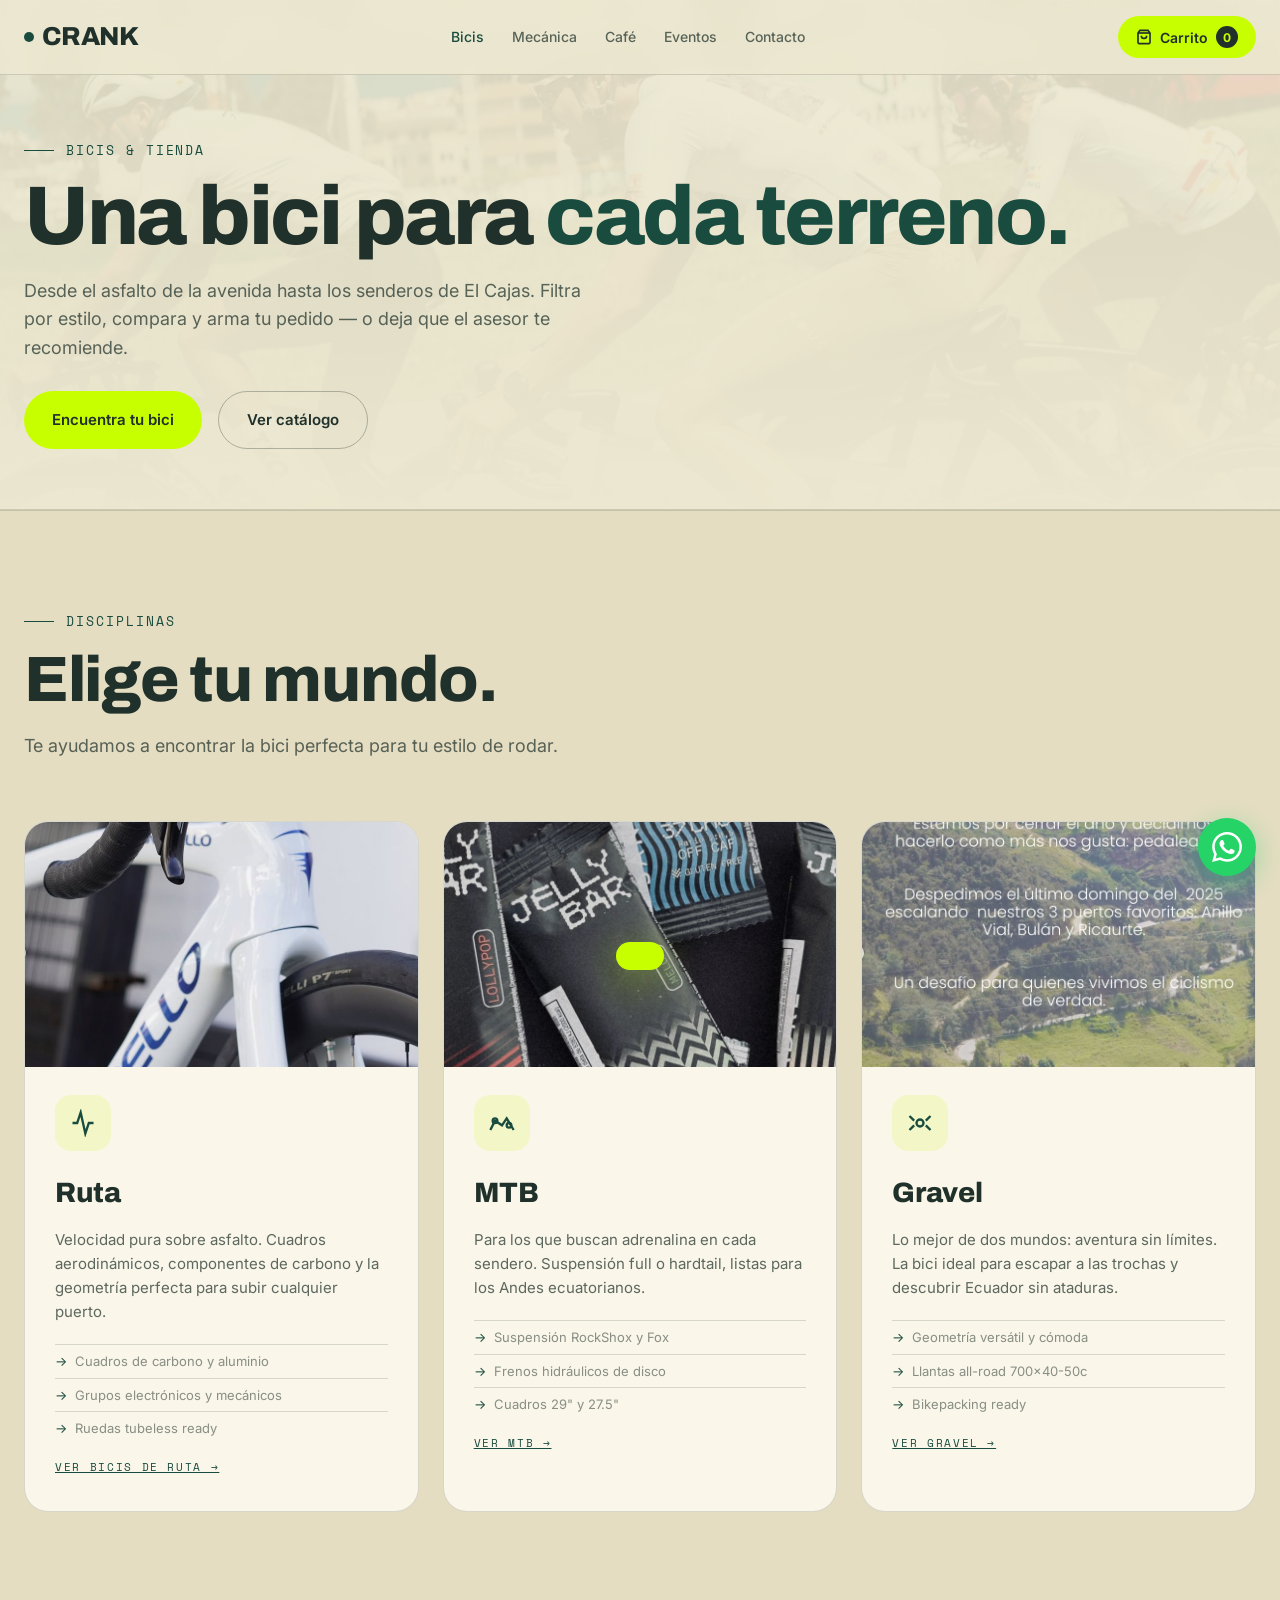
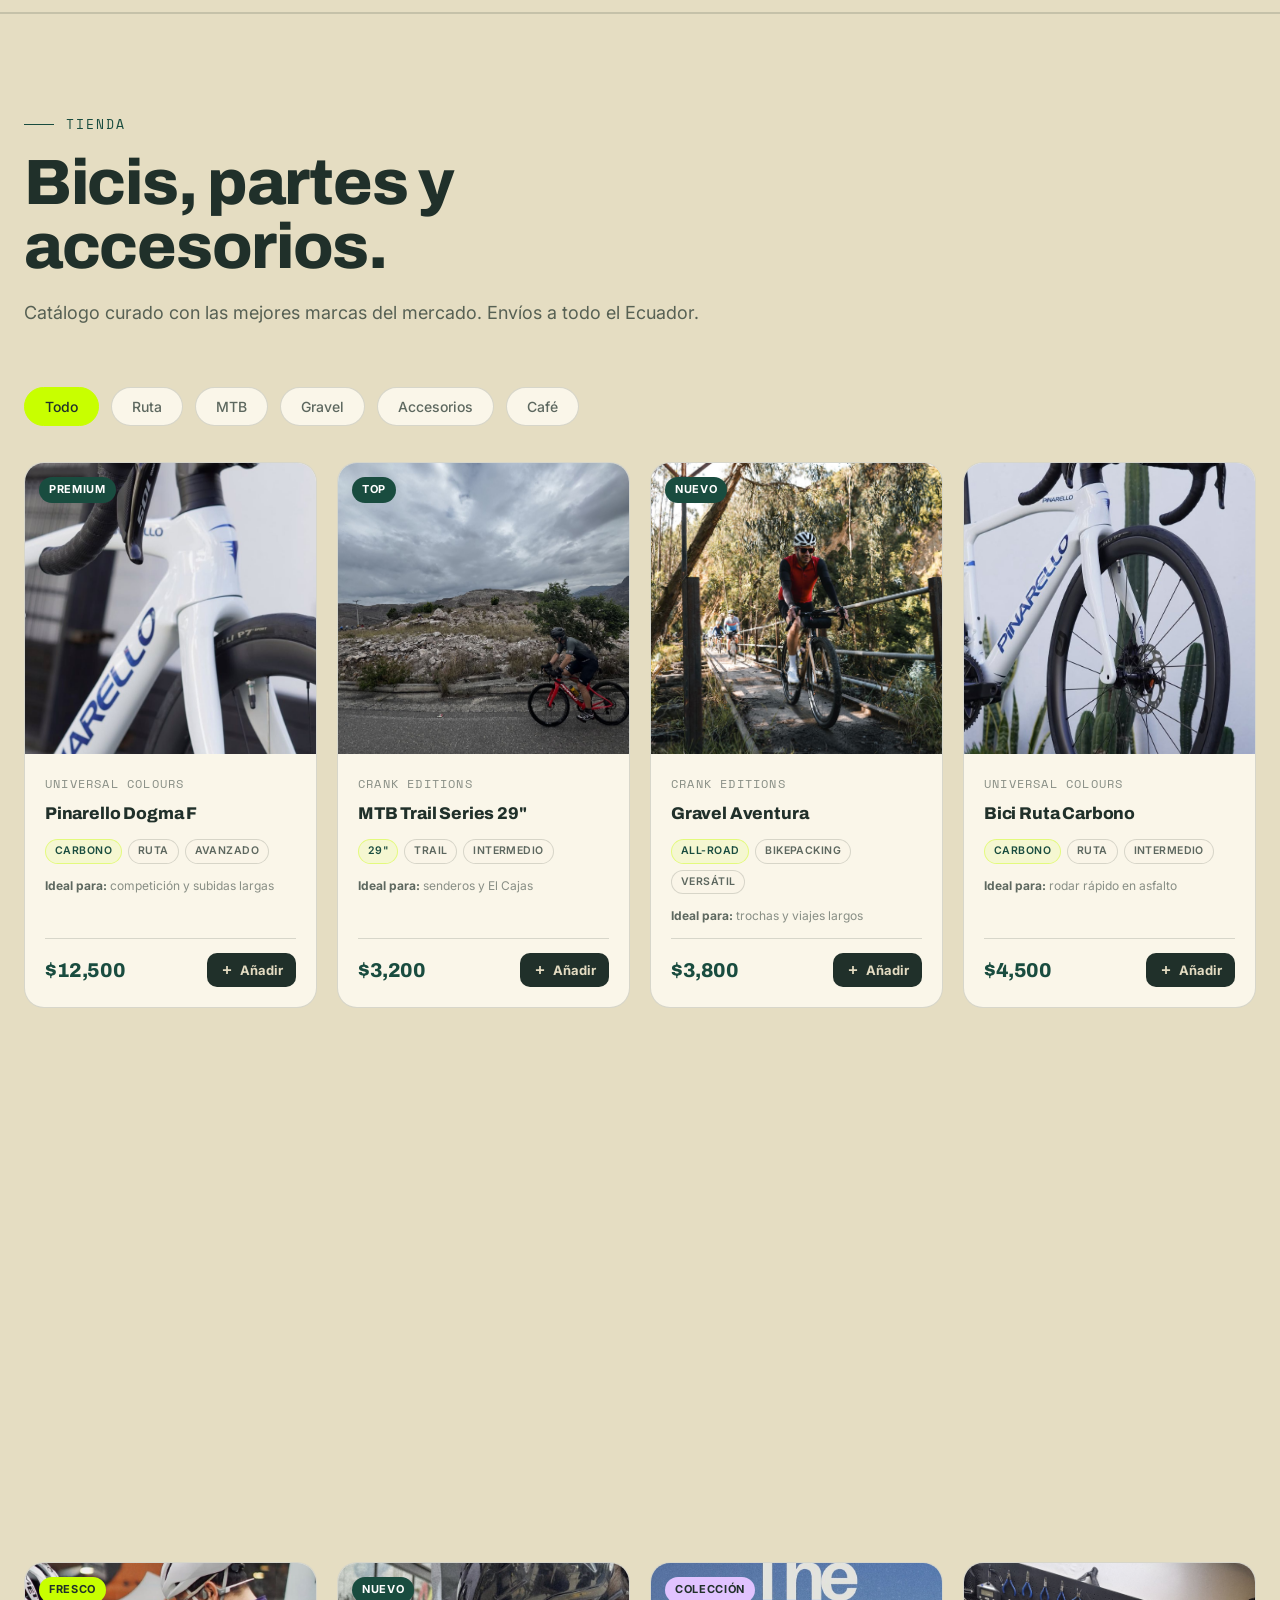
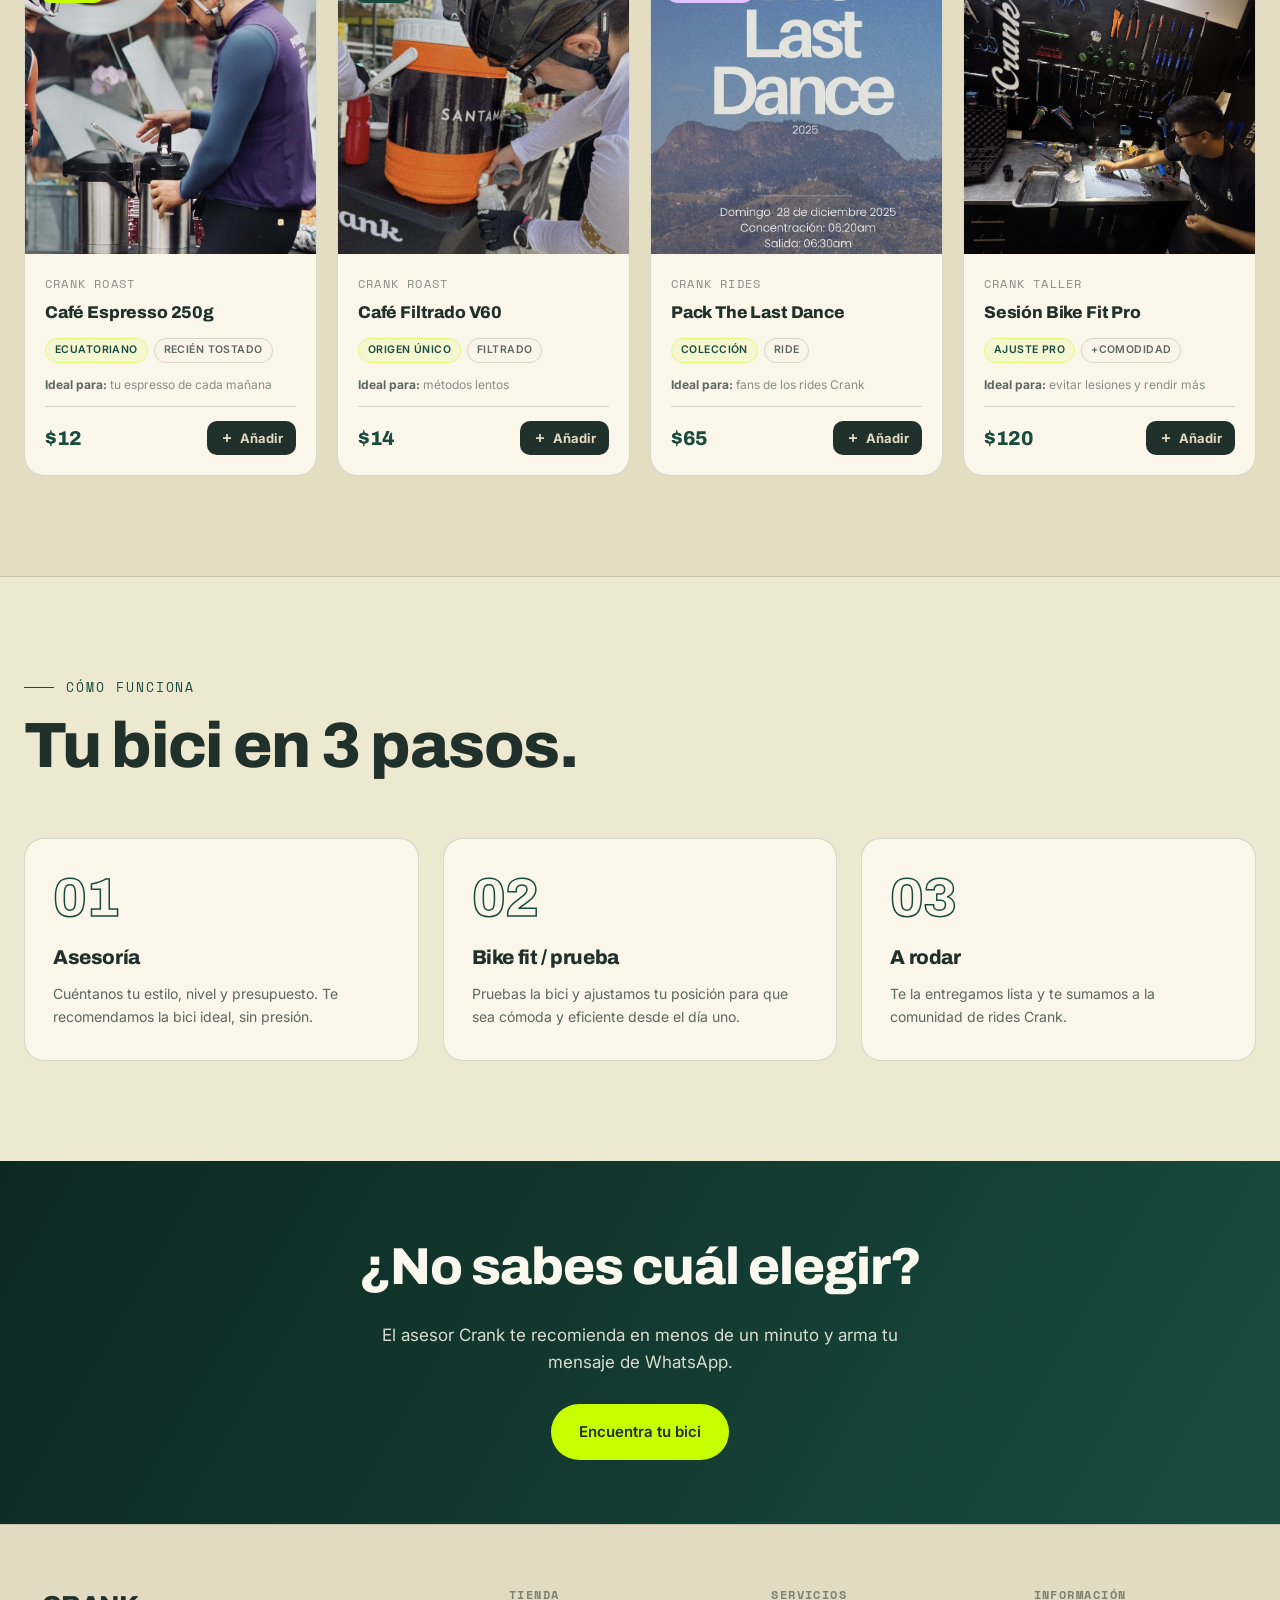
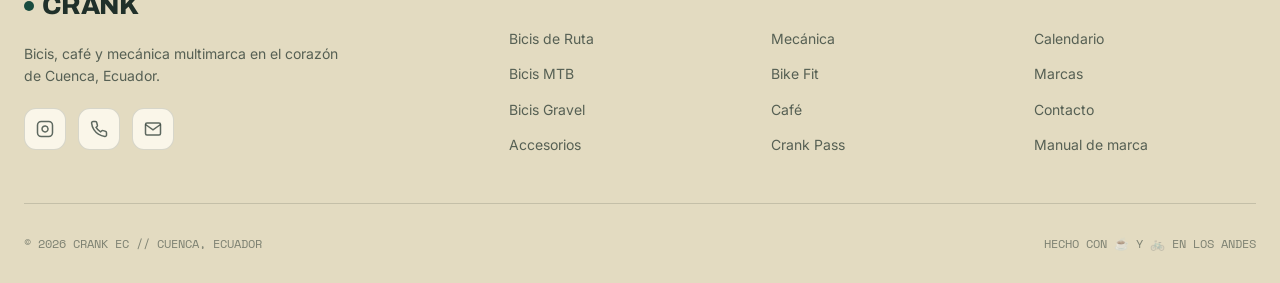
<file: bicis.html>
<!DOCTYPE html>
<html lang="es">
<head>
<meta charset="UTF-8" />
<meta name="viewport" content="width=device-width, initial-scale=1.0" />
<title>Bicis y Tienda — Crank Cuenca</title>
<meta name="description" content="Bicicletas de ruta, MTB y gravel, accesorios y café en Crank Cuenca. Filtra por disciplina, compara y compra. Envíos a todo Ecuador." />
<meta property="og:title" content="Bicis y Tienda — Crank Cuenca" />
<meta property="og:description" content="Catálogo curado de bicicletas y accesorios. Ruta, MTB, gravel y más en Cuenca, Ecuador." />
<meta property="og:type" content="website" />
<meta property="og:image" content="img/bike-road.jpg" />
<link rel="preconnect" href="https://fonts.googleapis.com">
<link rel="preconnect" href="https://fonts.gstatic.com" crossorigin>
<link href="https://fonts.googleapis.com/css2?family=Archivo+Black&family=Archivo:wght@400;500;600;700;800&family=Inter:wght@300;400;500;600;700&family=Space+Mono:wght@400;700&display=swap" rel="stylesheet">
<link rel="stylesheet" href="site.css">
</head>
<body data-page="bicis">

<div id="site-header"></div>

<!-- PAGE HERO -->
<header class="page-hero">
  <div class="page-hero-bg" style="background-image:url('img/ruta-carrera.jpg');"></div>
  <div class="container">
    <div class="section-eyebrow">Bicis &amp; Tienda</div>
    <h1>Una bici para <span class="accent">cada terreno.</span></h1>
    <p>Desde el asfalto de la avenida hasta los senderos de El Cajas. Filtra por estilo, compara y arma tu pedido — o deja que el asesor te recomiende.</p>
    <div class="hero-actions" style="margin-top:28px;">
      <a href="#" class="btn btn-primary" data-advisor="compra">Encuentra tu bici</a>
      <a href="#tienda" class="btn btn-outline">Ver catálogo</a>
    </div>
  </div>
</header>

<!-- DISCIPLINAS -->
<section id="disciplinas">
  <div class="container">
    <div class="section-header">
      <div class="section-eyebrow">Disciplinas</div>
      <h2 class="section-title">Elige tu mundo.</h2>
      <p class="section-desc">Te ayudamos a encontrar la bici perfecta para tu estilo de rodar.</p>
    </div>
    <div class="disciplines-grid">
      <div class="discipline reveal">
        <div class="discipline-img"><img src="img/white-bike-mountain.jpg" alt="Ciclismo de ruta" loading="lazy"/></div>
        <div class="discipline-body">
          <div class="discipline-icon"><svg width="28" height="28" viewBox="0 0 24 24" fill="none" stroke="currentColor" stroke-width="2"><path d="M3 12h4l3-9 4 18 3-9h4"/></svg></div>
          <h3>Ruta</h3>
          <p>Velocidad pura sobre asfalto. Cuadros aerodinámicos, componentes de carbono y la geometría perfecta para subir cualquier puerto.</p>
          <ul class="discipline-features">
            <li>Cuadros de carbono y aluminio</li>
            <li>Grupos electrónicos y mecánicos</li>
            <li>Ruedas tubeless ready</li>
          </ul>
          <a href="bicis.html?estilo=ruta#tienda" class="brand-link">Ver bicis de ruta →</a>
        </div>
      </div>
      <div class="discipline reveal">
        <div class="discipline-img"><img src="img/mtb-detail.jpg" alt="Mountain bike" loading="lazy"/></div>
        <div class="discipline-body">
          <div class="discipline-icon"><svg width="28" height="28" viewBox="0 0 24 24" fill="none" stroke="currentColor" stroke-width="2"><path d="M2 18l4-8 6 4 4-6 6 10"/><circle cx="6" cy="10" r="2"/><circle cx="18" cy="14" r="2"/></svg></div>
          <h3>MTB</h3>
          <p>Para los que buscan adrenalina en cada sendero. Suspensión full o hardtail, listas para los Andes ecuatorianos.</p>
          <ul class="discipline-features">
            <li>Suspensión RockShox y Fox</li>
            <li>Frenos hidráulicos de disco</li>
            <li>Cuadros 29" y 27.5"</li>
          </ul>
          <a href="bicis.html?estilo=mtb#tienda" class="brand-link">Ver MTB →</a>
        </div>
      </div>
      <div class="discipline reveal">
        <div class="discipline-img"><img src="img/mountain-path.jpg" alt="Bici gravel" loading="lazy"/></div>
        <div class="discipline-body">
          <div class="discipline-icon"><svg width="28" height="28" viewBox="0 0 24 24" fill="none" stroke="currentColor" stroke-width="2"><path d="M3 6l4 4M21 6l-4 4M3 18l4-4M21 18l-4-4"/><circle cx="12" cy="12" r="3"/></svg></div>
          <h3>Gravel</h3>
          <p>Lo mejor de dos mundos: aventura sin límites. La bici ideal para escapar a las trochas y descubrir Ecuador sin ataduras.</p>
          <ul class="discipline-features">
            <li>Geometría versátil y cómoda</li>
            <li>Llantas all-road 700x40-50c</li>
            <li>Bikepacking ready</li>
          </ul>
          <a href="bicis.html?estilo=gravel#tienda" class="brand-link">Ver gravel →</a>
        </div>
      </div>
    </div>
  </div>
</section>

<!-- TIENDA -->
<section class="bg-soft-section" id="tienda">
  <div class="container">
    <div class="section-header">
      <div class="section-eyebrow">Tienda</div>
      <h2 class="section-title">Bicis, partes y accesorios.</h2>
      <p class="section-desc">Catálogo curado con las mejores marcas del mercado. Envíos a todo el Ecuador.</p>
    </div>
    <div class="shop-filters">
      <button class="filter-btn active" data-filter="todo">Todo</button>
      <button class="filter-btn" data-filter="ruta">Ruta</button>
      <button class="filter-btn" data-filter="mtb">MTB</button>
      <button class="filter-btn" data-filter="gravel">Gravel</button>
      <button class="filter-btn" data-filter="accesorios">Accesorios</button>
      <button class="filter-btn" data-filter="cafe">Café</button>
    </div>
    <div class="products-grid" id="productsGrid"></div>
  </div>
</section>

<!-- PROCESO DE COMPRA -->
<section id="proceso">
  <div class="container">
    <div class="section-header">
      <div class="section-eyebrow">Cómo funciona</div>
      <h2 class="section-title">Tu bici en 3 pasos.</h2>
    </div>
    <div class="process-grid">
      <div class="process-step reveal"><div class="step-num">01</div><h4>Asesoría</h4><p>Cuéntanos tu estilo, nivel y presupuesto. Te recomendamos la bici ideal, sin presión.</p></div>
      <div class="process-step reveal"><div class="step-num">02</div><h4>Bike fit / prueba</h4><p>Pruebas la bici y ajustamos tu posición para que sea cómoda y eficiente desde el día uno.</p></div>
      <div class="process-step reveal"><div class="step-num">03</div><h4>A rodar</h4><p>Te la entregamos lista y te sumamos a la comunidad de rides Crank.</p></div>
    </div>
  </div>
</section>

<!-- FRANJA CTA -->
<div class="cta-band">
  <div class="container">
    <h2>¿No sabes cuál elegir?</h2>
    <p>El asesor Crank te recomienda en menos de un minuto y arma tu mensaje de WhatsApp.</p>
    <a href="#" class="btn" data-advisor="compra">Encuentra tu bici</a>
  </div>
</div>

<div id="site-footer"></div>

<script src="site.js" defer></script>
</body>
</html>
</file>
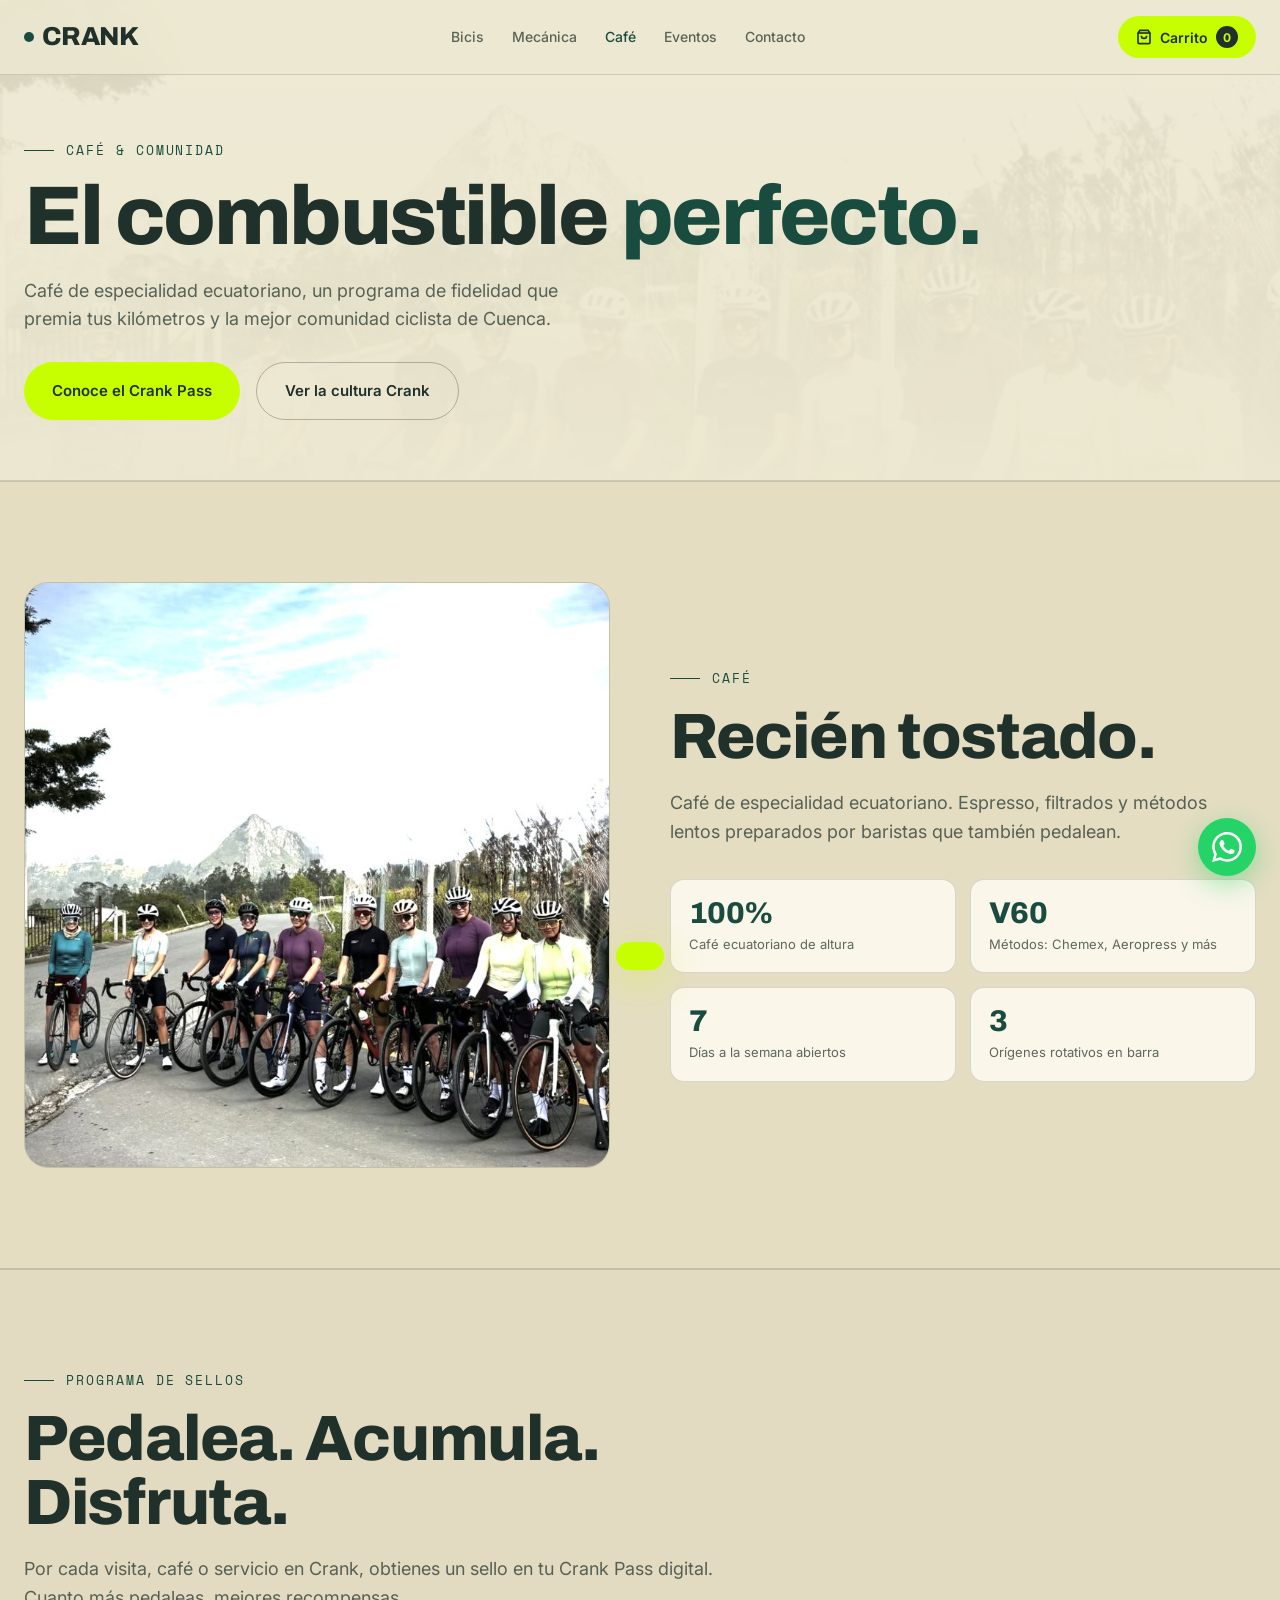
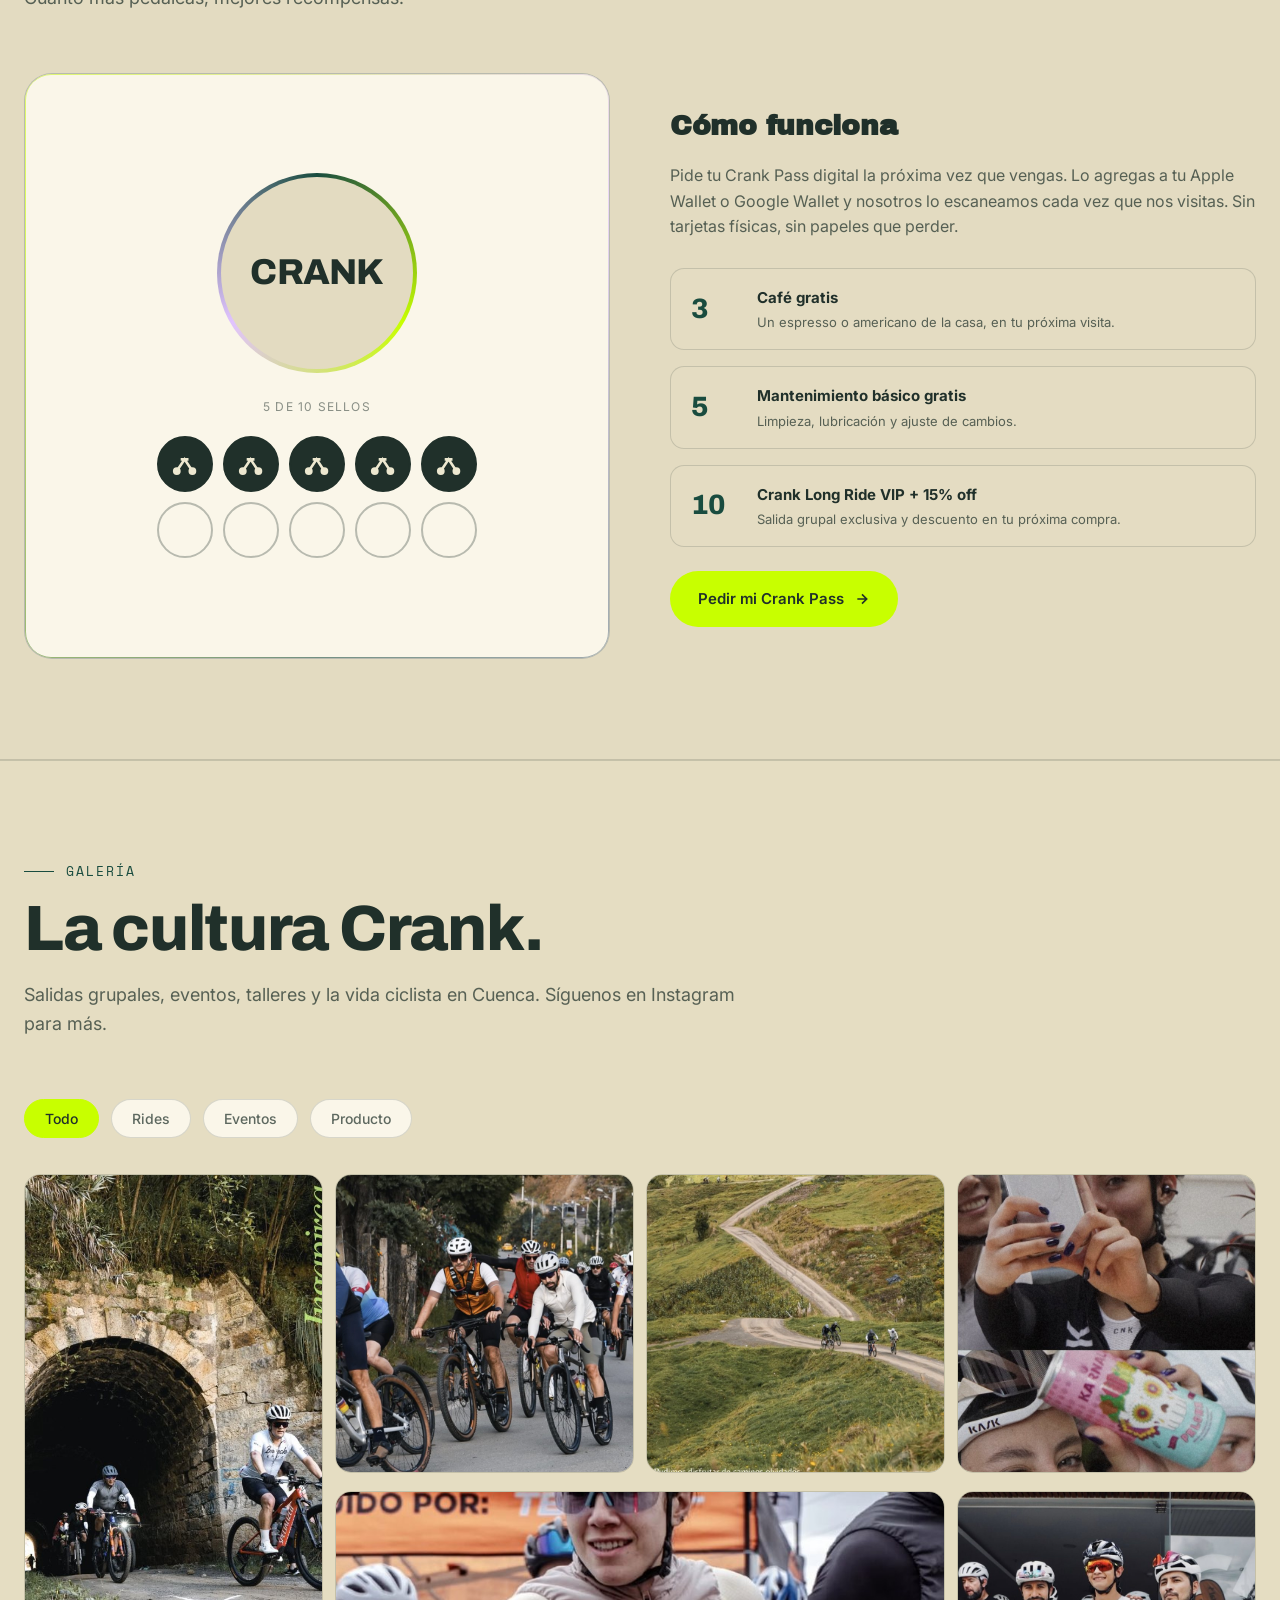
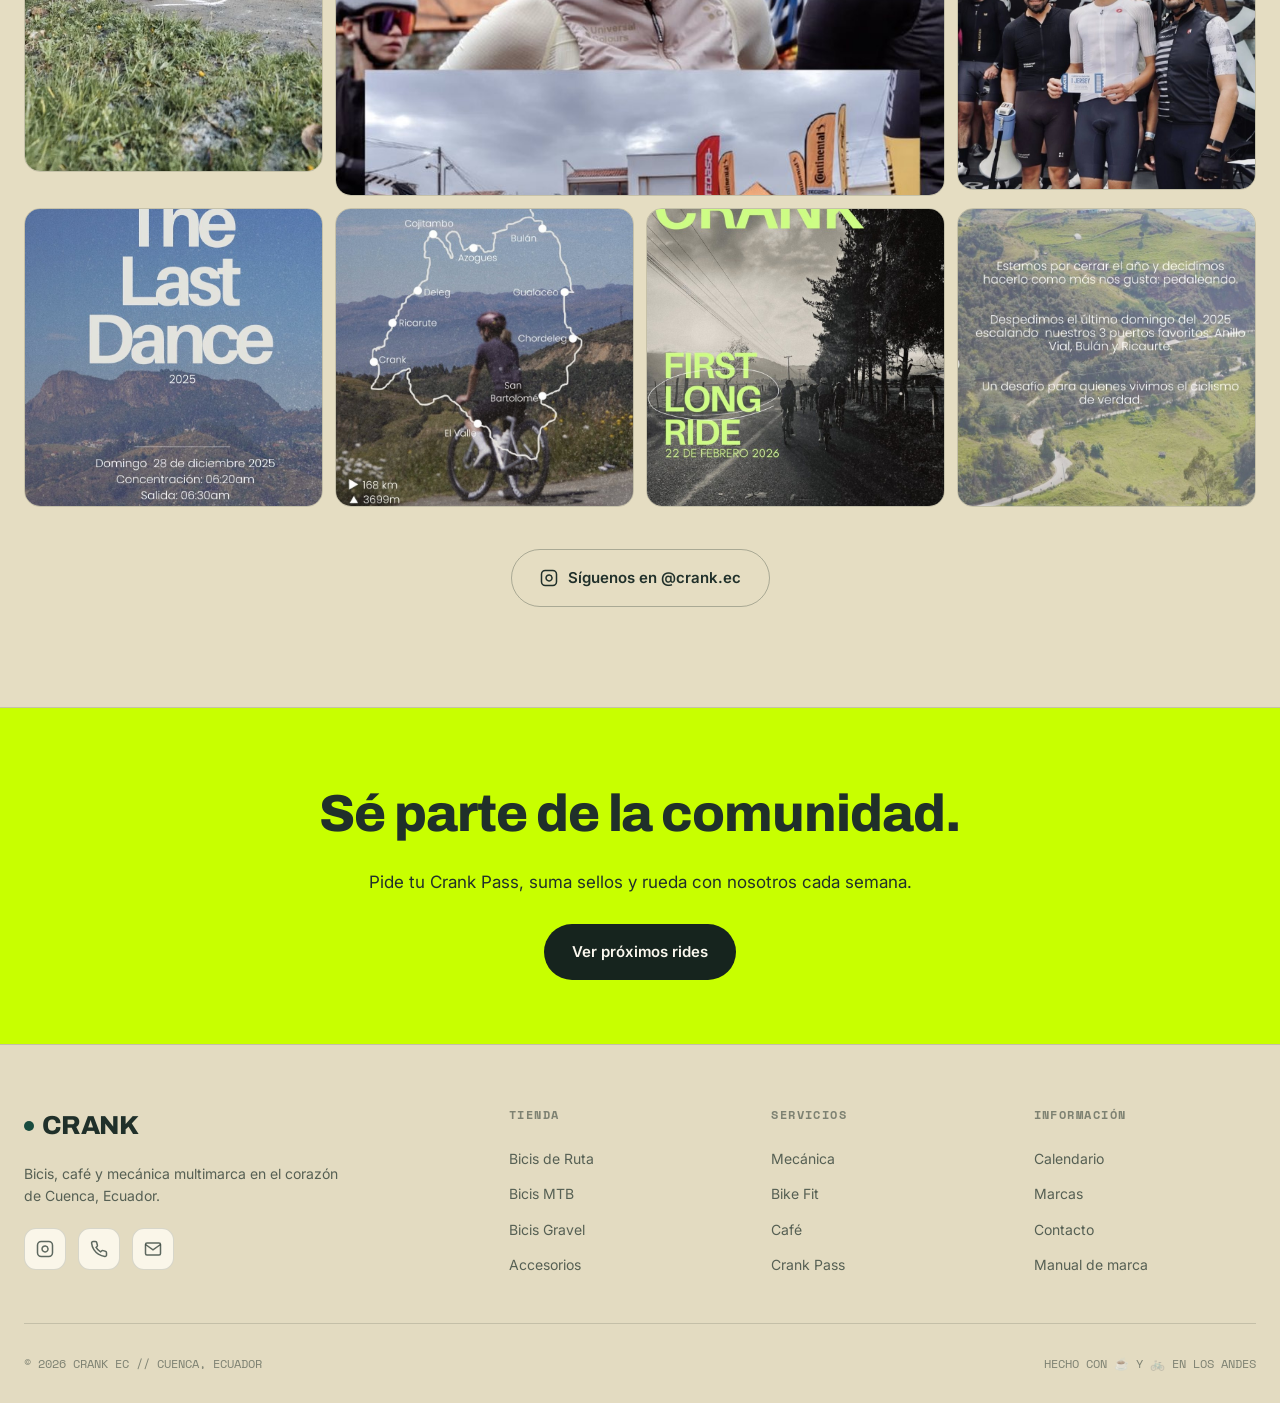
<file: cafe.html>
<!DOCTYPE html>
<html lang="es">
<head>
<meta charset="UTF-8" />
<meta name="viewport" content="width=device-width, initial-scale=1.0" />
<title>Café &amp; Comunidad — Crank Cuenca</title>
<meta name="description" content="Café de especialidad ecuatoriano, Crank Pass de fidelidad y la comunidad ciclista de Cuenca. Sellos, recompensas y cultura sobre ruedas." />
<meta property="og:title" content="Café &amp; Comunidad — Crank Cuenca" />
<meta property="og:description" content="Café de especialidad, Crank Pass y la cultura ciclista de Cuenca, Ecuador." />
<meta property="og:type" content="website" />
<meta property="og:image" content="img/coffee-bike.jpg" />
<link rel="preconnect" href="https://fonts.googleapis.com">
<link rel="preconnect" href="https://fonts.gstatic.com" crossorigin>
<link href="https://fonts.googleapis.com/css2?family=Archivo+Black&family=Archivo:wght@400;500;600;700;800&family=Inter:wght@300;400;500;600;700&family=Space+Mono:wght@400;700&display=swap" rel="stylesheet">
<link rel="stylesheet" href="site.css">
</head>
<body data-page="cafe">

<div id="site-header"></div>

<!-- PAGE HERO -->
<header class="page-hero">
  <div class="page-hero-bg" style="background-image:url('img/coffee-bike.jpg');"></div>
  <div class="container">
    <div class="section-eyebrow">Café &amp; Comunidad</div>
    <h1>El combustible <span class="accent">perfecto.</span></h1>
    <p>Café de especialidad ecuatoriano, un programa de fidelidad que premia tus kilómetros y la mejor comunidad ciclista de Cuenca.</p>
    <div class="hero-actions" style="margin-top:28px;">
      <a href="#rewards" class="btn btn-primary">Conoce el Crank Pass</a>
      <a href="#galeria" class="btn btn-outline">Ver la cultura Crank</a>
    </div>
  </div>
</header>

<!-- CAFE -->
<section id="cafe">
  <div class="container">
    <div class="cafe-grid">
      <div class="cafe-visual reveal"><img src="img/coffee-bike.jpg" alt="Café y ciclismo" loading="lazy" /></div>
      <div>
        <div class="section-eyebrow">Café</div>
        <h2 class="section-title">Recién tostado.</h2>
        <p class="section-desc">Café de especialidad ecuatoriano. Espresso, filtrados y métodos lentos preparados por baristas que también pedalean.</p>
        <div class="cafe-features">
          <div class="cafe-feature reveal"><div class="cafe-feature-num">100%</div><div class="cafe-feature-label">Café ecuatoriano de altura</div></div>
          <div class="cafe-feature reveal"><div class="cafe-feature-num">V60</div><div class="cafe-feature-label">Métodos: Chemex, Aeropress y más</div></div>
          <div class="cafe-feature reveal"><div class="cafe-feature-num">7</div><div class="cafe-feature-label">Días a la semana abiertos</div></div>
          <div class="cafe-feature reveal"><div class="cafe-feature-num">3</div><div class="cafe-feature-label">Orígenes rotativos en barra</div></div>
        </div>
      </div>
    </div>
  </div>
</section>

<!-- REWARDS / CRANK PASS -->
<section id="rewards">
  <div class="container">
    <div class="section-header">
      <div class="section-eyebrow">Programa de Sellos</div>
      <h2 class="section-title">Pedalea. Acumula. Disfruta.</h2>
      <p class="section-desc">Por cada visita, café o servicio en Crank, obtienes un sello en tu Crank Pass digital. Cuanto más pedaleas, mejores recompensas.</p>
    </div>
    <div class="rewards-grid">
      <div class="rewards-card-visual reveal">
        <div class="rewards-circle"><div class="rewards-circle-text">CRANK</div></div>
        <div style="font-size: 12px; color: var(--text-muted); text-transform: uppercase; letter-spacing: 0.1em; margin-bottom: 12px;">5 de 10 sellos</div>
        <div class="rewards-stamps">
          <div class="stamp filled"><svg viewBox="0 0 24 24" fill="currentColor"><circle cx="6" cy="17" r="3"/><circle cx="18" cy="17" r="3"/><path d="M6 17l6-9 6 9M9 8h6" stroke="currentColor" stroke-width="2" fill="none"/></svg></div>
          <div class="stamp filled"><svg viewBox="0 0 24 24" fill="currentColor"><circle cx="6" cy="17" r="3"/><circle cx="18" cy="17" r="3"/><path d="M6 17l6-9 6 9M9 8h6" stroke="currentColor" stroke-width="2" fill="none"/></svg></div>
          <div class="stamp filled"><svg viewBox="0 0 24 24" fill="currentColor"><circle cx="6" cy="17" r="3"/><circle cx="18" cy="17" r="3"/><path d="M6 17l6-9 6 9M9 8h6" stroke="currentColor" stroke-width="2" fill="none"/></svg></div>
          <div class="stamp filled"><svg viewBox="0 0 24 24" fill="currentColor"><circle cx="6" cy="17" r="3"/><circle cx="18" cy="17" r="3"/><path d="M6 17l6-9 6 9M9 8h6" stroke="currentColor" stroke-width="2" fill="none"/></svg></div>
          <div class="stamp filled"><svg viewBox="0 0 24 24" fill="currentColor"><circle cx="6" cy="17" r="3"/><circle cx="18" cy="17" r="3"/><path d="M6 17l6-9 6 9M9 8h6" stroke="currentColor" stroke-width="2" fill="none"/></svg></div>
          <div class="stamp"></div><div class="stamp"></div><div class="stamp"></div><div class="stamp"></div><div class="stamp"></div>
        </div>
      </div>
      <div>
        <h3 style="font-family:'Archivo Black',sans-serif;font-size:28px;color:var(--hueso);margin-bottom:14px;letter-spacing:-0.01em;">Cómo funciona</h3>
        <p style="color:var(--text-dim);margin-bottom:16px;">Pide tu Crank Pass digital la próxima vez que vengas. Lo agregas a tu Apple Wallet o Google Wallet y nosotros lo escaneamos cada vez que nos visitas. Sin tarjetas físicas, sin papeles que perder.</p>
        <div class="rewards-tiers">
          <div class="tier"><div class="tier-num">3</div><div class="tier-info"><strong>Café gratis</strong><p>Un espresso o americano de la casa, en tu próxima visita.</p></div></div>
          <div class="tier"><div class="tier-num">5</div><div class="tier-info"><strong>Mantenimiento básico gratis</strong><p>Limpieza, lubricación y ajuste de cambios.</p></div></div>
          <div class="tier"><div class="tier-num">10</div><div class="tier-info"><strong>Crank Long Ride VIP + 15% off</strong><p>Salida grupal exclusiva y descuento en tu próxima compra.</p></div></div>
        </div>
        <a href="https://wa.me/593995430561?text=Hola%20Crank!%20Quiero%20mi%20Crank%20Pass%20digital." target="_blank" rel="noopener" class="btn btn-primary" style="margin-top:24px;">
          Pedir mi Crank Pass
          <svg width="16" height="16" viewBox="0 0 24 24" fill="none" stroke="currentColor" stroke-width="2.5"><path d="M5 12h14M12 5l7 7-7 7"/></svg>
        </a>
      </div>
    </div>
  </div>
</section>

<!-- GALERIA -->
<section class="bg-soft-section" id="galeria">
  <div class="container">
    <div class="section-header">
      <div class="section-eyebrow">Galería</div>
      <h2 class="section-title">La cultura Crank.</h2>
      <p class="section-desc">Salidas grupales, eventos, talleres y la vida ciclista en Cuenca. Síguenos en Instagram para más.</p>
    </div>
    <div class="shop-filters">
      <button class="filter-btn active" data-gallery-filter="todo">Todo</button>
      <button class="filter-btn" data-gallery-filter="rides">Rides</button>
      <button class="filter-btn" data-gallery-filter="eventos">Eventos</button>
      <button class="filter-btn" data-gallery-filter="producto">Producto</button>
    </div>
    <div class="gallery-grid">
      <div class="tall" data-cat="rides"><img src="img/tunnel-ride.jpg" alt="Túnel en ruta" loading="lazy"/></div>
      <div data-cat="rides"><img src="img/group-road.jpg" alt="Salida grupal" loading="lazy"/></div>
      <div data-cat="rides"><img src="img/cyclist-photo.jpg" alt="Ciclistas" loading="lazy"/></div>
      <div data-cat="eventos"><img src="img/celebration.jpg" alt="Celebración" loading="lazy"/></div>
      <div class="wide" data-cat="rides"><img src="img/cyclists-paceline.jpg" alt="Pelotón en ruta" loading="lazy"/></div>
      <div data-cat="eventos"><img src="img/group-standing.jpg" alt="Equipo Crank" loading="lazy"/></div>
      <div data-cat="eventos"><img src="img/last-dance-1.jpg" alt="The Last Dance" loading="lazy"/></div>
      <div data-cat="producto"><img src="img/sunglasses-display.jpg" alt="Accesorios" loading="lazy"/></div>
      <div data-cat="rides"><img src="img/first-long-ride-1.jpg" alt="Crank Long Ride" loading="lazy"/></div>
      <div data-cat="rides"><img src="img/mountain-path.jpg" alt="Mountain ride" loading="lazy"/></div>
    </div>
    <div class="gallery-cta">
      <a href="https://instagram.com/crank.ec" target="_blank" rel="noopener" class="btn btn-outline">
        <svg width="18" height="18" viewBox="0 0 24 24" fill="none" stroke="currentColor" stroke-width="2"><rect x="2" y="2" width="20" height="20" rx="5"/><path d="M16 11.37A4 4 0 1112.63 8 4 4 0 0116 11.37z"/><line x1="17.5" y1="6.5" x2="17.51" y2="6.5"/></svg>
        Síguenos en @crank.ec
      </a>
    </div>
  </div>
</section>

<!-- FRANJA CTA -->
<div class="cta-band lima">
  <div class="container">
    <h2>Sé parte de la comunidad.</h2>
    <p>Pide tu Crank Pass, suma sellos y rueda con nosotros cada semana.</p>
    <a href="eventos.html" class="btn">Ver próximos rides</a>
  </div>
</div>

<div id="site-footer"></div>

<script src="site.js" defer></script>
</body>
</html>
</file>
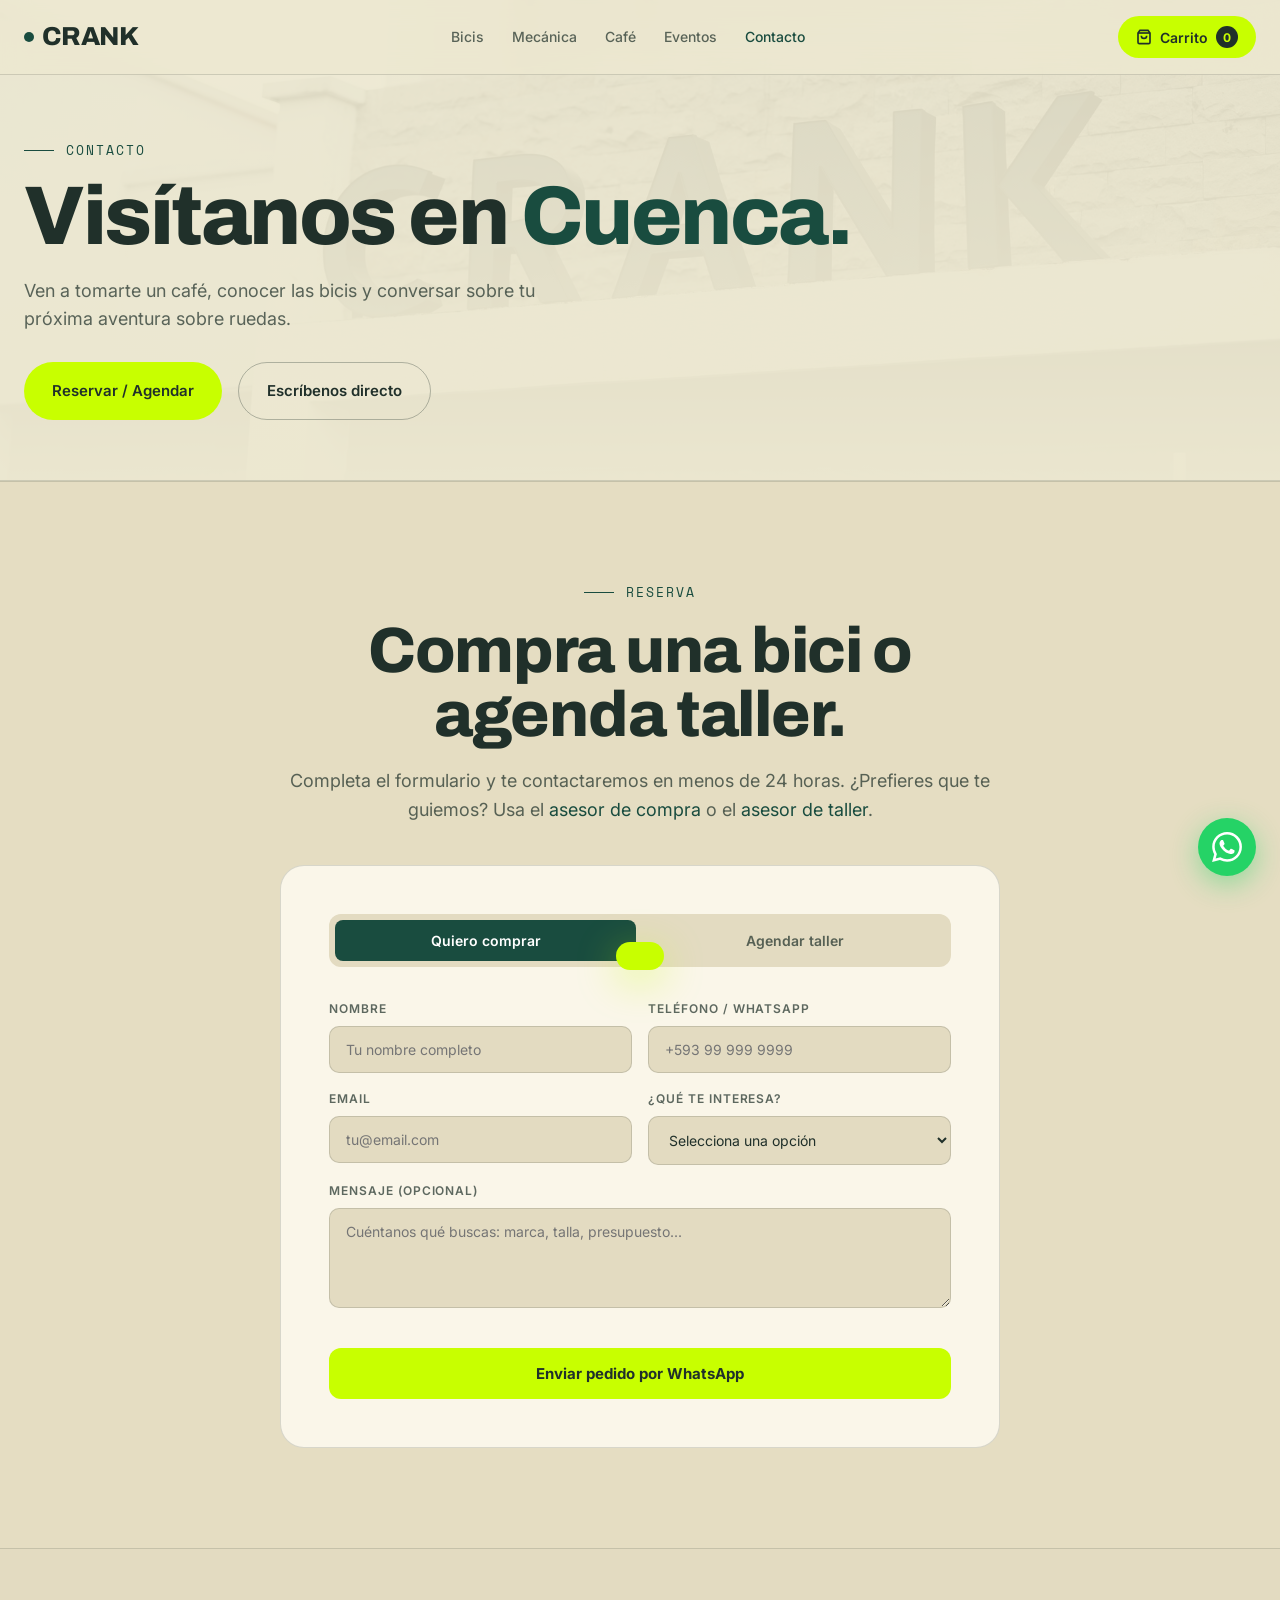
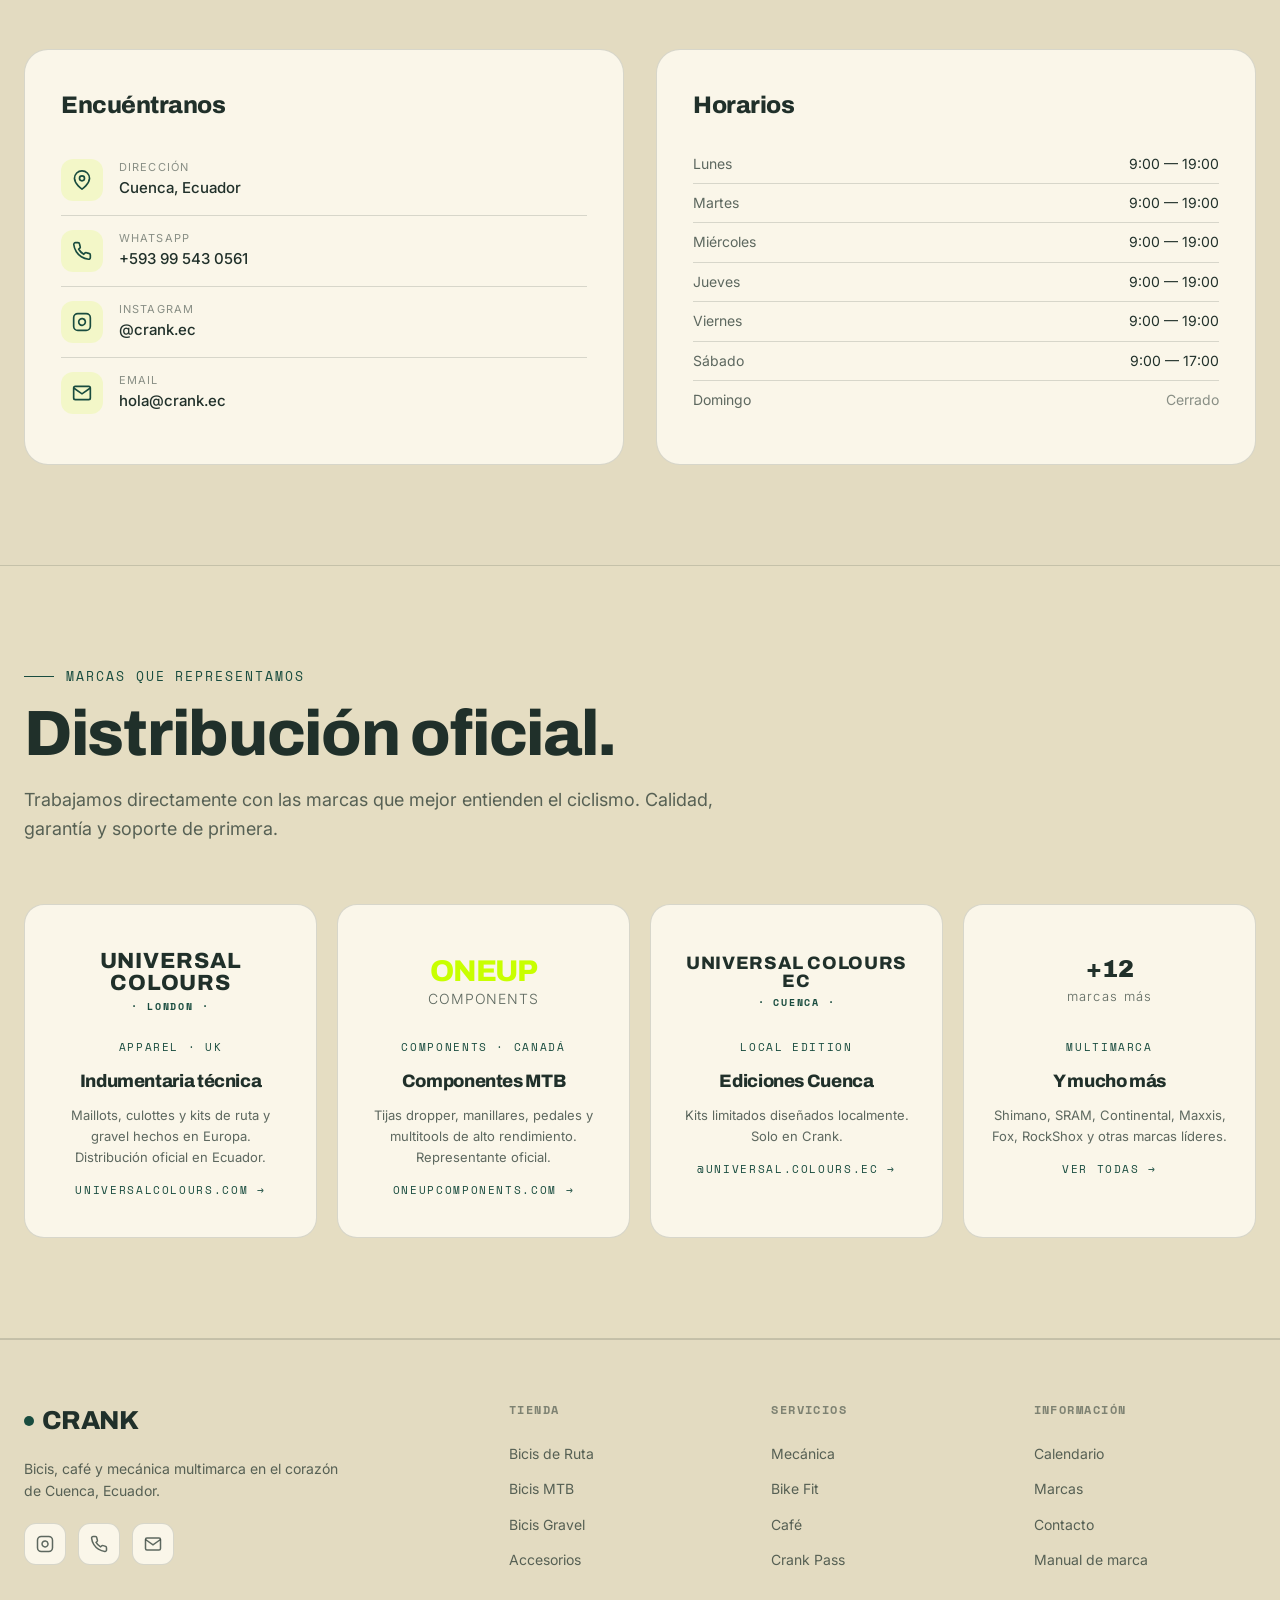
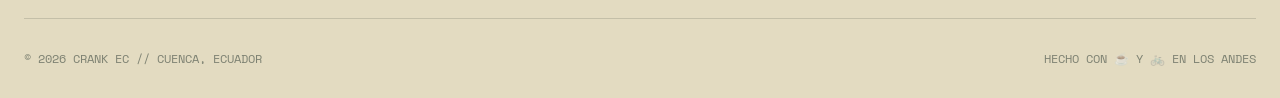
<file: contacto.html>
<!DOCTYPE html>
<html lang="es">
<head>
<meta charset="UTF-8" />
<meta name="viewport" content="width=device-width, initial-scale=1.0" />
<title>Contacto y Marcas — Crank Cuenca</title>
<meta name="description" content="Visítanos en Cuenca: dirección, horarios, WhatsApp e Instagram. Marcas oficiales que representamos. Reserva tu compra o agenda taller por WhatsApp." />
<meta property="og:title" content="Contacto y Marcas — Crank Cuenca" />
<meta property="og:description" content="Dirección, horarios y marcas oficiales de Crank en Cuenca, Ecuador." />
<meta property="og:type" content="website" />
<meta property="og:image" content="img/cuenca-vista.jpg" />
<link rel="preconnect" href="https://fonts.googleapis.com">
<link rel="preconnect" href="https://fonts.gstatic.com" crossorigin>
<link href="https://fonts.googleapis.com/css2?family=Archivo+Black&family=Archivo:wght@400;500;600;700;800&family=Inter:wght@300;400;500;600;700&family=Space+Mono:wght@400;700&display=swap" rel="stylesheet">
<link rel="stylesheet" href="site.css">
</head>
<body data-page="contacto">

<div id="site-header"></div>

<!-- PAGE HERO -->
<header class="page-hero">
  <div class="page-hero-bg" style="background-image:url('img/tienda-crank.jpg');"></div>
  <div class="container">
    <div class="section-eyebrow">Contacto</div>
    <h1>Visítanos en <span class="accent">Cuenca.</span></h1>
    <p>Ven a tomarte un café, conocer las bicis y conversar sobre tu próxima aventura sobre ruedas.</p>
    <div class="hero-actions" style="margin-top:28px;">
      <a href="#formulario" class="btn btn-primary">Reservar / Agendar</a>
      <a href="https://wa.me/593995430561?text=Hola%20Crank!%20Tengo%20una%20consulta." target="_blank" rel="noopener" class="btn btn-outline">Escríbenos directo</a>
    </div>
  </div>
</header>

<!-- FORMULARIO RESERVA (2 tabs) -->
<section class="form-section" id="formulario">
  <div class="container">
    <div class="section-header" style="text-align:center;margin:0 auto 40px;">
      <div class="section-eyebrow center">Reserva</div>
      <h2 class="section-title">Compra una bici o agenda taller.</h2>
      <p class="section-desc">Completa el formulario y te contactaremos en menos de 24 horas. ¿Prefieres que te guiemos? Usa el <a href="#" data-advisor="compra" style="color:var(--naranja);text-decoration:none;">asesor de compra</a> o el <a href="#" data-advisor="taller" style="color:var(--naranja);text-decoration:none;">asesor de taller</a>.</p>
    </div>
    <div class="form-wrapper">
      <div class="form-tabs">
        <button class="form-tab active" data-pane="compra">Quiero comprar</button>
        <button class="form-tab" data-pane="taller">Agendar taller</button>
      </div>

      <div class="form-pane active" data-pane="compra">
        <form onsubmit="submitForm(event, 'compra')">
          <div class="form-row">
            <div class="form-field"><label>Nombre</label><input type="text" name="nombre" required placeholder="Tu nombre completo"></div>
            <div class="form-field"><label>Teléfono / WhatsApp</label><input type="tel" name="telefono" required placeholder="+593 99 999 9999"></div>
          </div>
          <div class="form-row">
            <div class="form-field"><label>Email</label><input type="email" name="email" required placeholder="tu@email.com"></div>
            <div class="form-field">
              <label>¿Qué te interesa?</label>
              <select name="interes" required>
                <option value="">Selecciona una opción</option>
                <option>Bici de Ruta</option>
                <option>Bici de MTB</option>
                <option>Bici de Gravel</option>
                <option>Accesorios</option>
                <option>Indumentaria</option>
                <option>Otro</option>
              </select>
            </div>
          </div>
          <div class="form-row" style="grid-template-columns:1fr;">
            <div class="form-field"><label>Mensaje (opcional)</label><textarea name="mensaje" placeholder="Cuéntanos qué buscas: marca, talla, presupuesto..."></textarea></div>
          </div>
          <button class="form-submit" type="submit">Enviar pedido por WhatsApp</button>
        </form>
      </div>

      <div class="form-pane" data-pane="taller">
        <form onsubmit="submitForm(event, 'taller')">
          <div class="form-row">
            <div class="form-field"><label>Nombre</label><input type="text" name="nombre" required placeholder="Tu nombre completo"></div>
            <div class="form-field"><label>Teléfono / WhatsApp</label><input type="tel" name="telefono" required placeholder="+593 99 999 9999"></div>
          </div>
          <div class="form-row">
            <div class="form-field">
              <label>Tipo de servicio</label>
              <select name="servicio" required>
                <option value="">Selecciona un servicio</option>
                <option>Mantenimiento básico — $25</option>
                <option>Mantenimiento completo — $80</option>
                <option>Servicio de suspensión — $60</option>
                <option>Bike fit — $120</option>
                <option>Tubeless setup — $35</option>
                <option>Armado de bici — $100</option>
                <option>Otro</option>
              </select>
            </div>
            <div class="form-field"><label>Fecha preferida</label><input type="date" name="fecha" required></div>
          </div>
          <div class="form-row">
            <div class="form-field"><label>Marca de la bici</label><input type="text" name="marca" placeholder="Ej: Specialized, Trek, Pinarello..."></div>
            <div class="form-field"><label>Modelo / año</label><input type="text" name="modelo" placeholder="Ej: Tarmac SL7, 2024"></div>
          </div>
          <div class="form-row" style="grid-template-columns:1fr;">
            <div class="form-field"><label>Detalles adicionales (opcional)</label><textarea name="mensaje" placeholder="¿Algún problema específico? ¿Notas algo raro?"></textarea></div>
          </div>
          <button class="form-submit" type="submit">Agendar cita por WhatsApp</button>
        </form>
      </div>
    </div>
  </div>
</section>

<!-- CONTACTO -->
<section id="contacto">
  <div class="container">
    <div class="contact-grid">
      <div class="contact-card">
        <h3>Encuéntranos</h3>
        <div class="contact-row">
          <div class="contact-icon"><svg width="20" height="20" viewBox="0 0 24 24" fill="none" stroke="currentColor" stroke-width="2"><path d="M21 10c0 7-9 13-9 13s-9-6-9-13a9 9 0 0118 0z"/><circle cx="12" cy="10" r="3"/></svg></div>
          <div><div class="label">Dirección</div><div class="value">Cuenca, Ecuador</div></div>
        </div>
        <div class="contact-row">
          <div class="contact-icon"><svg width="20" height="20" viewBox="0 0 24 24" fill="none" stroke="currentColor" stroke-width="2"><path d="M22 16.92v3a2 2 0 01-2.18 2 19.79 19.79 0 01-8.63-3.07 19.5 19.5 0 01-6-6 19.79 19.79 0 01-3.07-8.67A2 2 0 014.11 2h3a2 2 0 012 1.72 12.84 12.84 0 00.7 2.81 2 2 0 01-.45 2.11L8.09 9.91a16 16 0 006 6l1.27-1.27a2 2 0 012.11-.45 12.84 12.84 0 002.81.7A2 2 0 0122 16.92z"/></svg></div>
          <div><div class="label">WhatsApp</div><div class="value"><a href="https://wa.me/593995430561?text=Hola%20Crank!" target="_blank" rel="noopener">+593 99 543 0561</a></div></div>
        </div>
        <div class="contact-row">
          <div class="contact-icon"><svg width="20" height="20" viewBox="0 0 24 24" fill="none" stroke="currentColor" stroke-width="2"><rect x="2" y="2" width="20" height="20" rx="5"/><path d="M16 11.37A4 4 0 1112.63 8 4 4 0 0116 11.37z"/><line x1="17.5" y1="6.5" x2="17.51" y2="6.5"/></svg></div>
          <div><div class="label">Instagram</div><div class="value"><a href="https://instagram.com/crank.ec" target="_blank" rel="noopener">@crank.ec</a></div></div>
        </div>
        <div class="contact-row">
          <div class="contact-icon"><svg width="20" height="20" viewBox="0 0 24 24" fill="none" stroke="currentColor" stroke-width="2"><path d="M4 4h16c1.1 0 2 .9 2 2v12c0 1.1-.9 2-2 2H4c-1.1 0-2-.9-2-2V6c0-1.1.9-2 2-2z"/><polyline points="22,6 12,13 2,6"/></svg></div>
          <div><div class="label">Email</div><div class="value"><a href="mailto:hola@crank.ec">hola@crank.ec</a></div></div>
        </div>
      </div>
      <div class="contact-card">
        <h3>Horarios</h3>
        <ul class="hours-list">
          <li><span>Lunes</span><span>9:00 — 19:00</span></li>
          <li><span>Martes</span><span>9:00 — 19:00</span></li>
          <li><span>Miércoles</span><span>9:00 — 19:00</span></li>
          <li><span>Jueves</span><span>9:00 — 19:00</span></li>
          <li><span>Viernes</span><span>9:00 — 19:00</span></li>
          <li><span>Sábado</span><span>9:00 — 17:00</span></li>
          <li class="closed"><span>Domingo</span><span>Cerrado</span></li>
        </ul>
      </div>
    </div>
  </div>
</section>

<!-- MARCAS -->
<section id="marcas">
  <div class="container">
    <div class="section-header">
      <div class="section-eyebrow">Marcas que representamos</div>
      <h2 class="section-title">Distribución oficial.</h2>
      <p class="section-desc">Trabajamos directamente con las marcas que mejor entienden el ciclismo. Calidad, garantía y soporte de primera.</p>
    </div>
    <div class="brands-grid">
      <a href="https://www.universalcolours.com/" target="_blank" rel="noopener" class="brand reveal">
        <div class="brand-logomark"><div class="uc-logo">UNIVERSAL<br>COLOURS<small>· LONDON ·</small></div></div>
        <div class="brand-tag">Apparel · UK</div>
        <h4>Indumentaria técnica</h4>
        <p>Maillots, culottes y kits de ruta y gravel hechos en Europa. Distribución oficial en Ecuador.</p>
        <div class="brand-link">universalcolours.com →</div>
      </a>
      <a href="https://www.oneupcomponents.com/" target="_blank" rel="noopener" class="brand reveal">
        <div class="brand-logomark"><div class="oneup-logo">ONEUP<span>COMPONENTS</span></div></div>
        <div class="brand-tag">Components · Canadá</div>
        <h4>Componentes MTB</h4>
        <p>Tijas dropper, manillares, pedales y multitools de alto rendimiento. Representante oficial.</p>
        <div class="brand-link">oneupcomponents.com →</div>
      </a>
      <div class="brand reveal">
        <div class="brand-logomark"><div class="uc-logo" style="font-size:18px;">UNIVERSAL COLOURS<br>EC<small>· CUENCA ·</small></div></div>
        <div class="brand-tag">Local Edition</div>
        <h4>Ediciones Cuenca</h4>
        <p>Kits limitados diseñados localmente. Solo en Crank.</p>
        <div class="brand-link">@universal.colours.ec →</div>
      </div>
      <div class="brand reveal">
        <div class="brand-logomark"><div style="font-family:'Archivo Black',sans-serif;font-size:24px;color:var(--hueso);text-align:center;line-height:1;">+12<br><span style="font-family:'Inter',sans-serif;font-weight:300;font-size:13px;color:var(--text-dim);letter-spacing:0.1em;">marcas más</span></div></div>
        <div class="brand-tag">Multimarca</div>
        <h4>Y mucho más</h4>
        <p>Shimano, SRAM, Continental, Maxxis, Fox, RockShox y otras marcas líderes.</p>
        <div class="brand-link">Ver todas →</div>
      </div>
    </div>
  </div>
</section>

<div id="site-footer"></div>

<script src="site.js" defer></script>
</body>
</html>
</file>
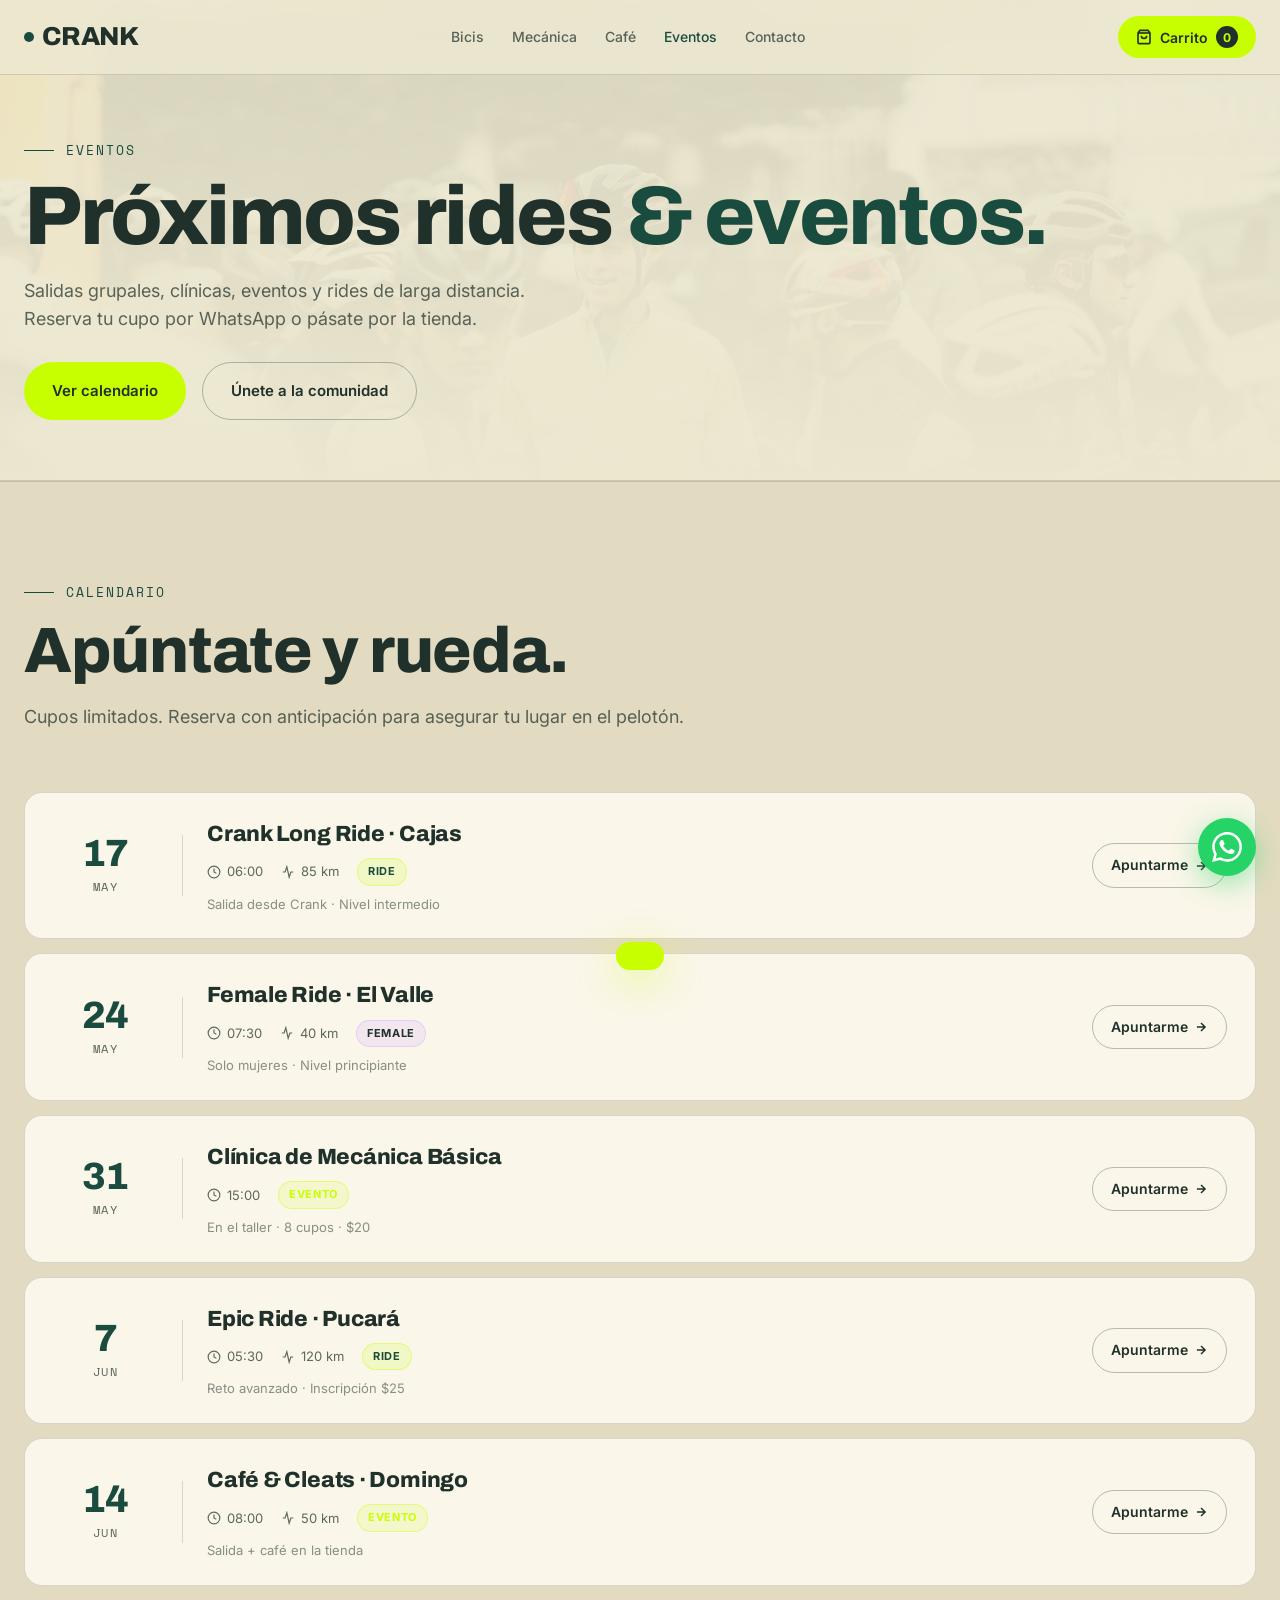
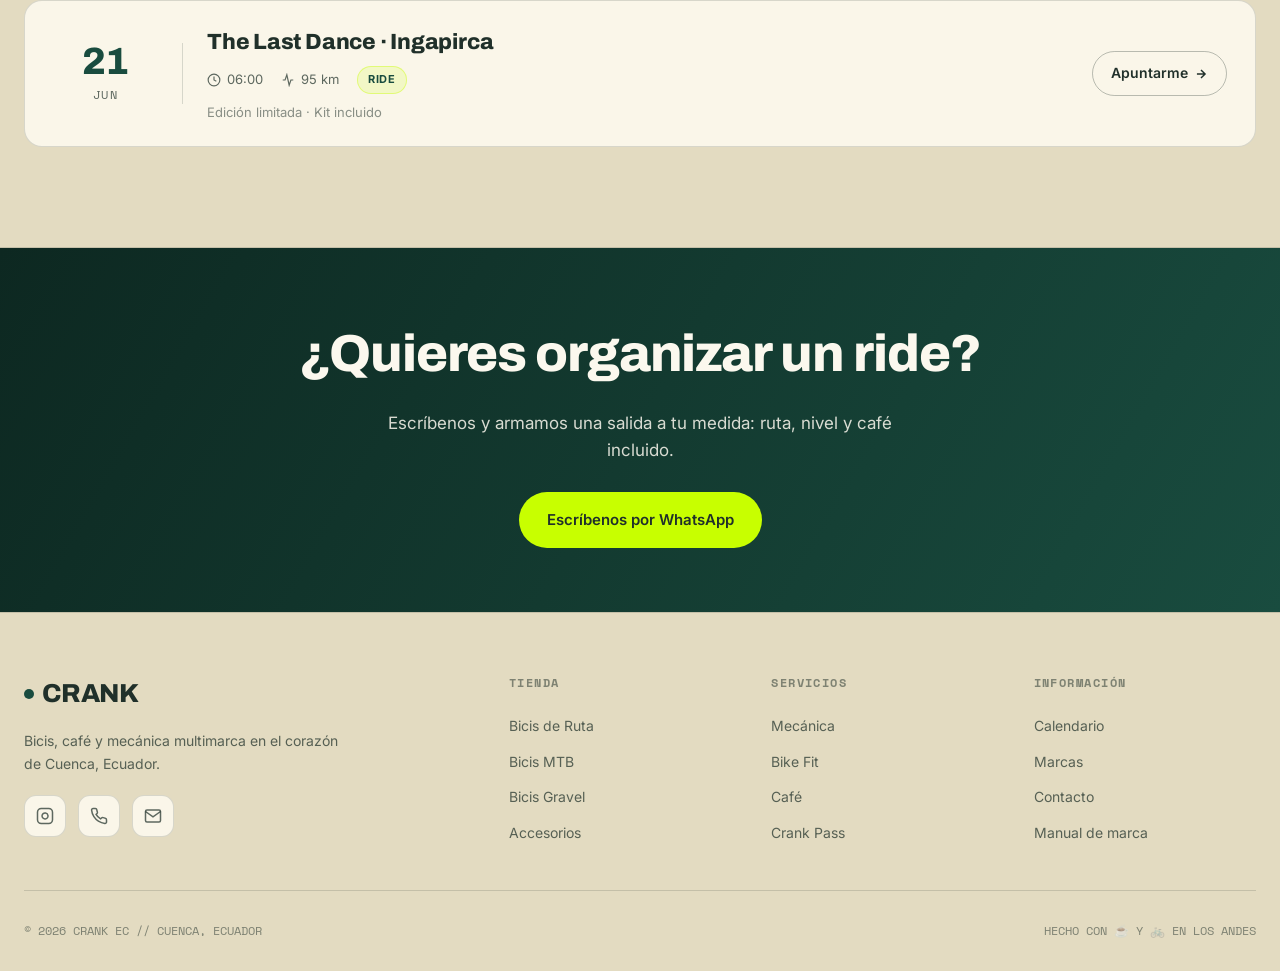
<file: eventos.html>
<!DOCTYPE html>
<html lang="es">
<head>
<meta charset="UTF-8" />
<meta name="viewport" content="width=device-width, initial-scale=1.0" />
<title>Eventos y Rides — Crank Cuenca</title>
<meta name="description" content="Calendario de rides, clínicas y eventos de Crank en Cuenca: salidas grupales, Female Rides, clínicas de mecánica y rides de larga distancia. Reserva tu cupo." />
<meta property="og:title" content="Eventos y Rides — Crank Cuenca" />
<meta property="og:description" content="Salidas grupales, clínicas y eventos ciclistas en Cuenca, Ecuador. Reserva tu cupo por WhatsApp." />
<meta property="og:type" content="website" />
<meta property="og:image" content="img/cyclists-paceline.jpg" />
<link rel="preconnect" href="https://fonts.googleapis.com">
<link rel="preconnect" href="https://fonts.gstatic.com" crossorigin>
<link href="https://fonts.googleapis.com/css2?family=Archivo+Black&family=Archivo:wght@400;500;600;700;800&family=Inter:wght@300;400;500;600;700&family=Space+Mono:wght@400;700&display=swap" rel="stylesheet">
<link rel="stylesheet" href="site.css">
</head>
<body data-page="eventos">

<div id="site-header"></div>

<!-- PAGE HERO -->
<header class="page-hero">
  <div class="page-hero-bg" style="background-image:url('img/evento-salida.jpg');"></div>
  <div class="container">
    <div class="section-eyebrow">Eventos</div>
    <h1>Próximos rides <span class="accent">&amp; eventos.</span></h1>
    <p>Salidas grupales, clínicas, eventos y rides de larga distancia. Reserva tu cupo por WhatsApp o pásate por la tienda.</p>
    <div class="hero-actions" style="margin-top:28px;">
      <a href="#calendario" class="btn btn-primary">Ver calendario</a>
      <a href="cafe.html#rewards" class="btn btn-outline">Únete a la comunidad</a>
    </div>
  </div>
</header>

<!-- CALENDARIO -->
<section id="calendario">
  <div class="container">
    <div class="section-header">
      <div class="section-eyebrow">Calendario</div>
      <h2 class="section-title">Apúntate y rueda.</h2>
      <p class="section-desc">Cupos limitados. Reserva con anticipación para asegurar tu lugar en el pelotón.</p>
    </div>
    <div class="events-list" id="eventsList"></div>
  </div>
</section>

<!-- FRANJA CTA -->
<div class="cta-band">
  <div class="container">
    <h2>¿Quieres organizar un ride?</h2>
    <p>Escríbenos y armamos una salida a tu medida: ruta, nivel y café incluido.</p>
    <a href="https://wa.me/593995430561?text=Hola%20Crank!%20Quiero%20organizar%20un%20ride." target="_blank" rel="noopener" class="btn">Escríbenos por WhatsApp</a>
  </div>
</div>

<div id="site-footer"></div>

<script src="site.js" defer></script>
</body>
</html>
</file>
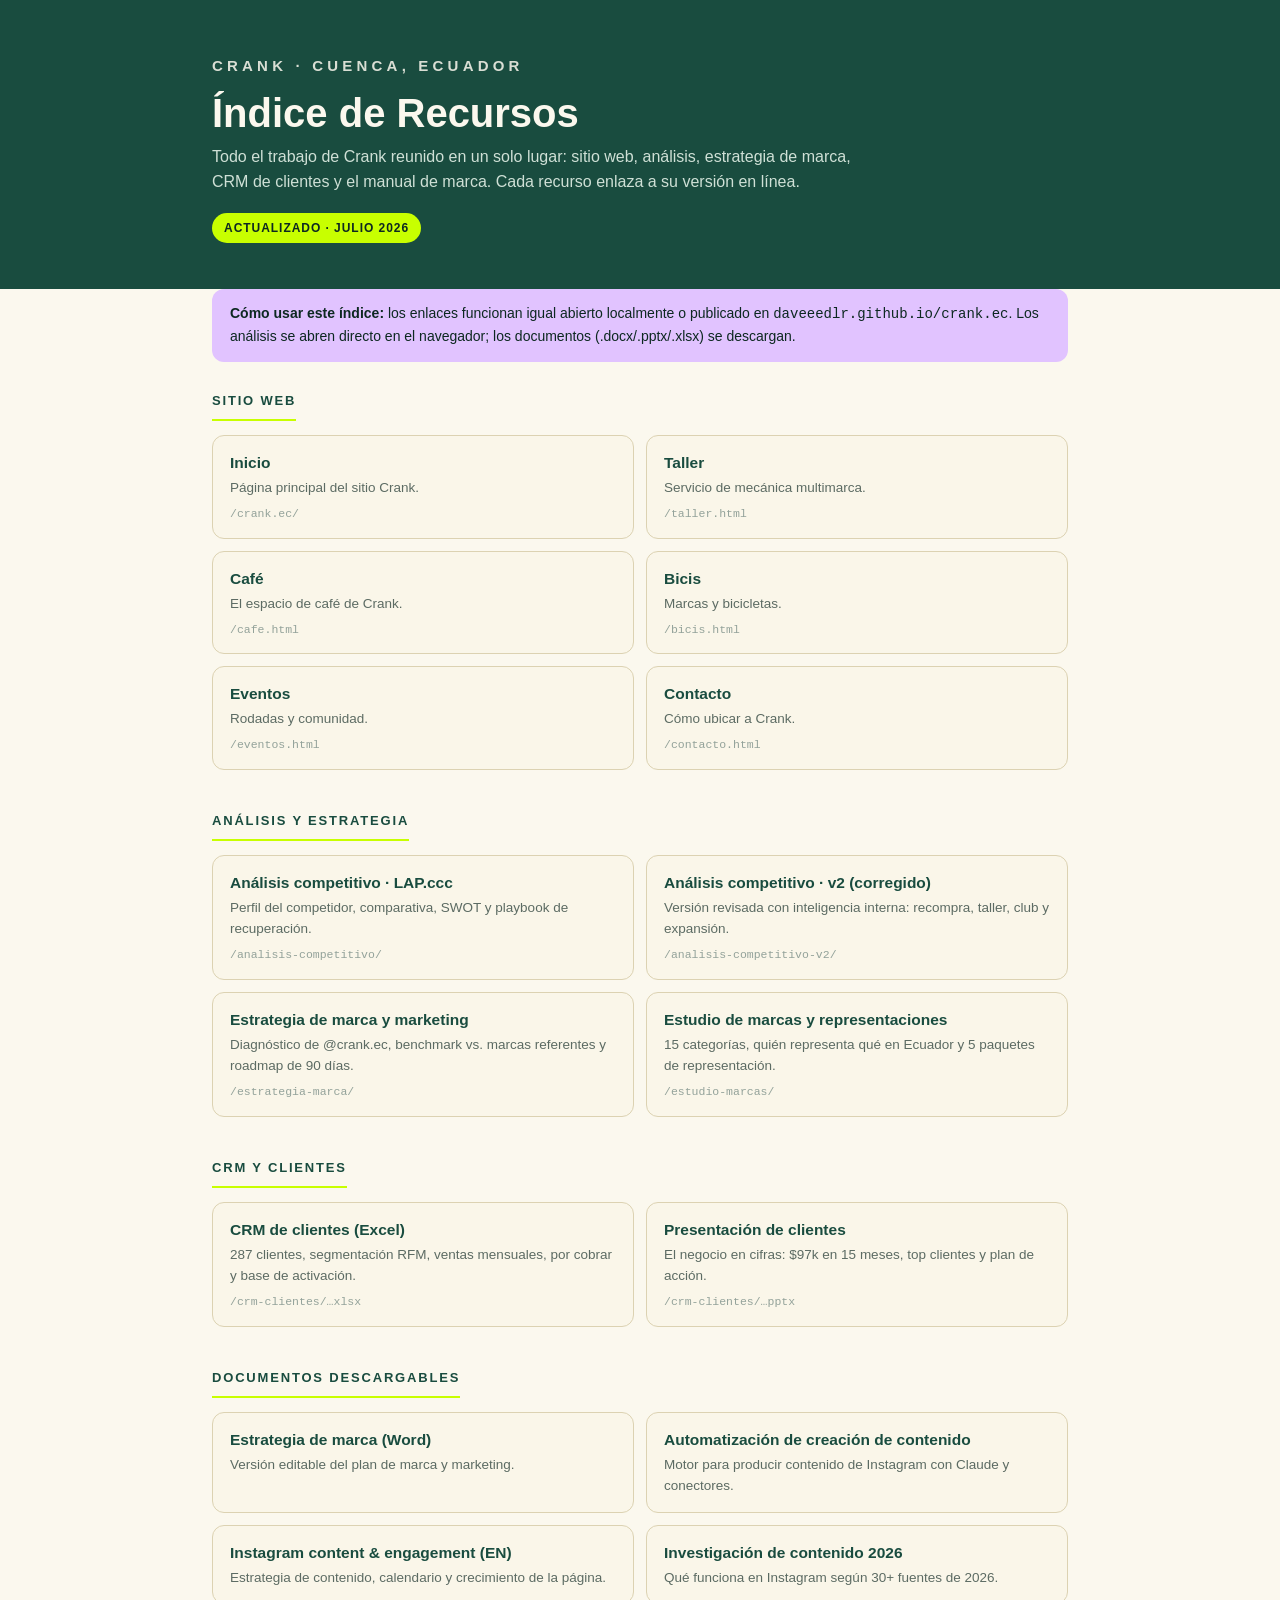
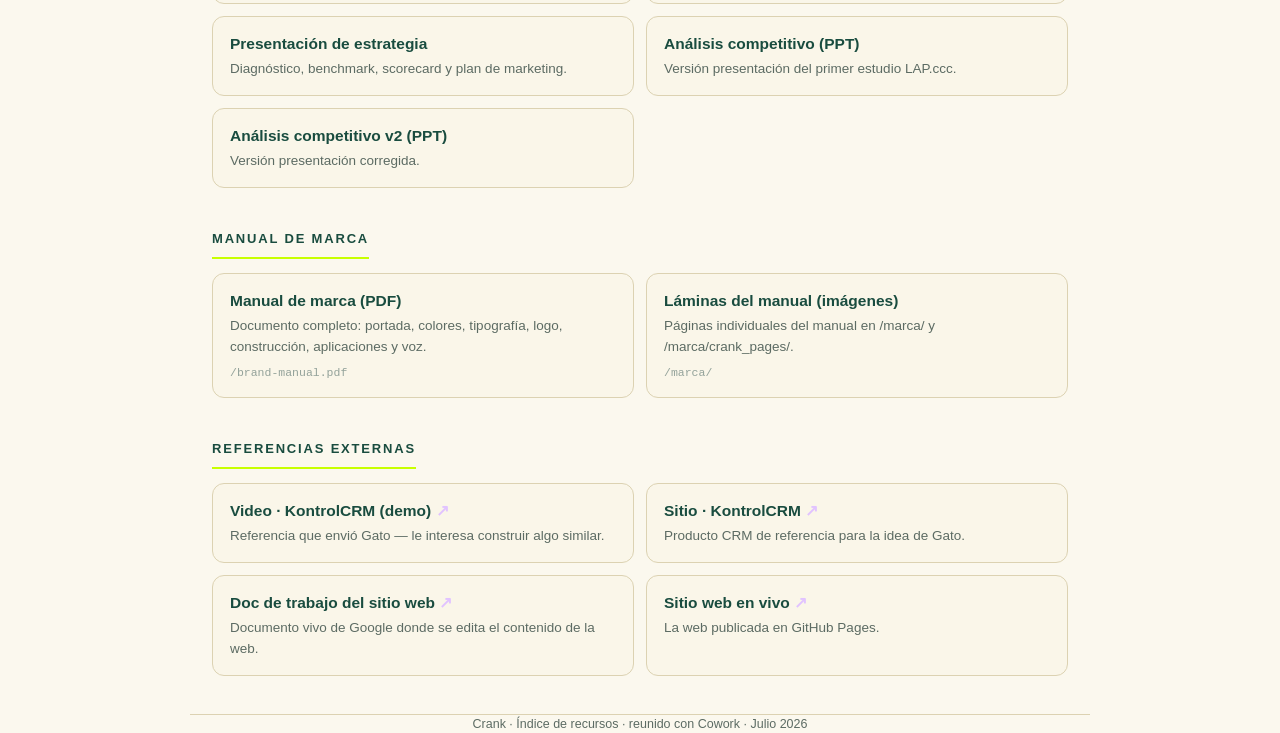
<file: indice.html>
<!DOCTYPE html>
<html lang="es">
<head>
<meta charset="UTF-8">
<meta name="viewport" content="width=device-width, initial-scale=1.0">
<title>Crank · Índice de Recursos</title>
<style>
  :root{
    --green:#194C3F; --green-deep:#0D2821; --ink:#20302A;
    --lima:#C8FF00; --lav:#E1C3FF; --cream:#FBF8EE; --card:#FAF6E9;
    --beige:#EDE8D0; --line:#DCD2B2; --muted:#5c6b63;
  }
  *{box-sizing:border-box;margin:0;padding:0}
  body{font-family:-apple-system,BlinkMacSystemFont,"Segoe UI",Helvetica,Arial,sans-serif;
    background:var(--cream);color:var(--ink);line-height:1.55;-webkit-font-smoothing:antialiased}
  .wrap{max-width:900px;margin:0 auto;padding:0 22px}
  header{background:var(--green);color:var(--cream);padding:54px 0 46px}
  .brand{font-weight:800;letter-spacing:.28em;font-size:15px;text-transform:uppercase;opacity:.85}
  h1{font-size:40px;line-height:1.1;margin:14px 0 10px;font-weight:800}
  .sub{max-width:640px;font-size:16px;color:#cfe0d6}
  .tag{display:inline-block;margin-top:18px;background:var(--lima);color:var(--green-deep);
    font-weight:700;font-size:12px;letter-spacing:.08em;text-transform:uppercase;padding:6px 12px;border-radius:20px}
  main{padding:44px 0 70px}
  section{margin-bottom:38px}
  h2{font-size:13px;letter-spacing:.14em;text-transform:uppercase;color:var(--green);
    margin-bottom:14px;padding-bottom:8px;border-bottom:2px solid var(--lima);display:inline-block}
  .grid{display:grid;grid-template-columns:1fr 1fr;gap:12px}
  @media(max-width:640px){.grid{grid-template-columns:1fr}h1{font-size:31px}}
  a.card{display:block;background:var(--card);border:1px solid var(--line);border-radius:12px;
    padding:15px 17px;text-decoration:none;color:var(--ink);transition:.15s}
  a.card:hover{border-color:var(--green);transform:translateY(-2px);box-shadow:0 6px 18px rgba(25,76,63,.10)}
  .t{font-weight:700;font-size:15.5px;margin-bottom:3px;color:var(--green)}
  .d{font-size:13.5px;color:var(--muted)}
  .u{font-size:11.5px;color:#93a29a;margin-top:6px;font-family:ui-monospace,Menlo,monospace;word-break:break-all}
  .ext .t::after{content:" ↗";color:var(--lav);font-weight:700}
  .note{background:var(--lav);color:var(--green-deep);border-radius:12px;padding:14px 18px;font-size:14px;margin-bottom:26px}
  footer{border-top:1px solid var(--line);padding:26px 0 50px;font-size:12.5px;color:var(--muted);text-align:center}
</style>
</head>
<body>
<header><div class="wrap">
  <div class="brand">Crank · Cuenca, Ecuador</div>
  <h1>Índice de Recursos</h1>
  <p class="sub">Todo el trabajo de Crank reunido en un solo lugar: sitio web, análisis, estrategia de marca, CRM de clientes y el manual de marca. Cada recurso enlaza a su versión en línea.</p>
  <span class="tag">Actualizado · Julio 2026</span>
</div></header>

<main class="wrap">

  <div class="note"><strong>Cómo usar este índice:</strong> los enlaces funcionan igual abierto localmente o publicado en <code>daveeedlr.github.io/crank.ec</code>. Los análisis se abren directo en el navegador; los documentos (.docx/.pptx/.xlsx) se descargan.</div>

  <section>
    <h2>Sitio web</h2>
    <div class="grid">
      <a class="card" href="index.html"><div class="t">Inicio</div><div class="d">Página principal del sitio Crank.</div><div class="u">/crank.ec/</div></a>
      <a class="card" href="taller.html"><div class="t">Taller</div><div class="d">Servicio de mecánica multimarca.</div><div class="u">/taller.html</div></a>
      <a class="card" href="cafe.html"><div class="t">Café</div><div class="d">El espacio de café de Crank.</div><div class="u">/cafe.html</div></a>
      <a class="card" href="bicis.html"><div class="t">Bicis</div><div class="d">Marcas y bicicletas.</div><div class="u">/bicis.html</div></a>
      <a class="card" href="eventos.html"><div class="t">Eventos</div><div class="d">Rodadas y comunidad.</div><div class="u">/eventos.html</div></a>
      <a class="card" href="contacto.html"><div class="t">Contacto</div><div class="d">Cómo ubicar a Crank.</div><div class="u">/contacto.html</div></a>
    </div>
  </section>

  <section>
    <h2>Análisis y estrategia</h2>
    <div class="grid">
      <a class="card" href="analisis-competitivo/index.html"><div class="t">Análisis competitivo · LAP.ccc</div><div class="d">Perfil del competidor, comparativa, SWOT y playbook de recuperación.</div><div class="u">/analisis-competitivo/</div></a>
      <a class="card" href="analisis-competitivo-v2/index.html"><div class="t">Análisis competitivo · v2 (corregido)</div><div class="d">Versión revisada con inteligencia interna: recompra, taller, club y expansión.</div><div class="u">/analisis-competitivo-v2/</div></a>
      <a class="card" href="estrategia-marca/index.html"><div class="t">Estrategia de marca y marketing</div><div class="d">Diagnóstico de @crank.ec, benchmark vs. marcas referentes y roadmap de 90 días.</div><div class="u">/estrategia-marca/</div></a>
      <a class="card" href="estudio-marcas/index.html"><div class="t">Estudio de marcas y representaciones</div><div class="d">15 categorías, quién representa qué en Ecuador y 5 paquetes de representación.</div><div class="u">/estudio-marcas/</div></a>
    </div>
  </section>

  <section>
    <h2>CRM y clientes</h2>
    <div class="grid">
      <a class="card" href="crm-clientes/Crank_CRM_Clientes.xlsx"><div class="t">CRM de clientes (Excel)</div><div class="d">287 clientes, segmentación RFM, ventas mensuales, por cobrar y base de activación.</div><div class="u">/crm-clientes/…xlsx</div></a>
      <a class="card" href="crm-clientes/Crank_Clientes_Presentacion.pptx"><div class="t">Presentación de clientes</div><div class="d">El negocio en cifras: $97k en 15 meses, top clientes y plan de acción.</div><div class="u">/crm-clientes/…pptx</div></a>
    </div>
  </section>

  <section>
    <h2>Documentos descargables</h2>
    <div class="grid">
      <a class="card" href="documentos/Crank_Estrategia_Marca_y_Marketing.docx"><div class="t">Estrategia de marca (Word)</div><div class="d">Versión editable del plan de marca y marketing.</div></a>
      <a class="card" href="documentos/Crank_Creacion_Contenido.docx"><div class="t">Automatización de creación de contenido</div><div class="d">Motor para producir contenido de Instagram con Claude y conectores.</div></a>
      <a class="card" href="documentos/Crank_Instagram_Strategy.docx"><div class="t">Instagram content & engagement (EN)</div><div class="d">Estrategia de contenido, calendario y crecimiento de la página.</div></a>
      <a class="card" href="documentos/Crank_Investigacion_Contenido_2026.docx"><div class="t">Investigación de contenido 2026</div><div class="d">Qué funciona en Instagram según 30+ fuentes de 2026.</div></a>
      <a class="card" href="documentos/Crank_Presentacion_Estrategia.pptx"><div class="t">Presentación de estrategia</div><div class="d">Diagnóstico, benchmark, scorecard y plan de marketing.</div></a>
      <a class="card" href="documentos/Crank_Analisis_Competitivo_LAPCCC.pptx"><div class="t">Análisis competitivo (PPT)</div><div class="d">Versión presentación del primer estudio LAP.ccc.</div></a>
      <a class="card" href="documentos/Crank_Analisis_Competitivo_LAPCCC_v2.pptx"><div class="t">Análisis competitivo v2 (PPT)</div><div class="d">Versión presentación corregida.</div></a>
    </div>
  </section>

  <section>
    <h2>Manual de marca</h2>
    <div class="grid">
      <a class="card" href="brand-manual.pdf"><div class="t">Manual de marca (PDF)</div><div class="d">Documento completo: portada, colores, tipografía, logo, construcción, aplicaciones y voz.</div><div class="u">/brand-manual.pdf</div></a>
      <a class="card" href="marca/crank_pages/03-color.png"><div class="t">Láminas del manual (imágenes)</div><div class="d">Páginas individuales del manual en /marca/ y /marca/crank_pages/.</div><div class="u">/marca/</div></a>
    </div>
  </section>

  <section class="ext">
    <h2>Referencias externas</h2>
    <div class="grid">
      <a class="card" href="https://www.youtube.com/watch?v=jbNPuKidl1A" target="_blank" rel="noopener"><div class="t">Video · KontrolCRM (demo)</div><div class="d">Referencia que envió Gato — le interesa construir algo similar.</div></a>
      <a class="card" href="https://kontrolcrm.com/" target="_blank" rel="noopener"><div class="t">Sitio · KontrolCRM</div><div class="d">Producto CRM de referencia para la idea de Gato.</div></a>
      <a class="card" href="https://docs.google.com/document/d/1qJoNwdSUMfcVOwVbW4AzGSOwhQT4B6iqh3q-qCQmh5A/edit" target="_blank" rel="noopener"><div class="t">Doc de trabajo del sitio web</div><div class="d">Documento vivo de Google donde se edita el contenido de la web.</div></a>
      <a class="card" href="https://daveeedlr.github.io/crank.ec/index.html" target="_blank" rel="noopener"><div class="t">Sitio web en vivo</div><div class="d">La web publicada en GitHub Pages.</div></a>
    </div>
  </section>

</main>
<footer class="wrap">Crank · Índice de recursos · reunido con Cowork · Julio 2026</footer>
</body>
</html>
</file>
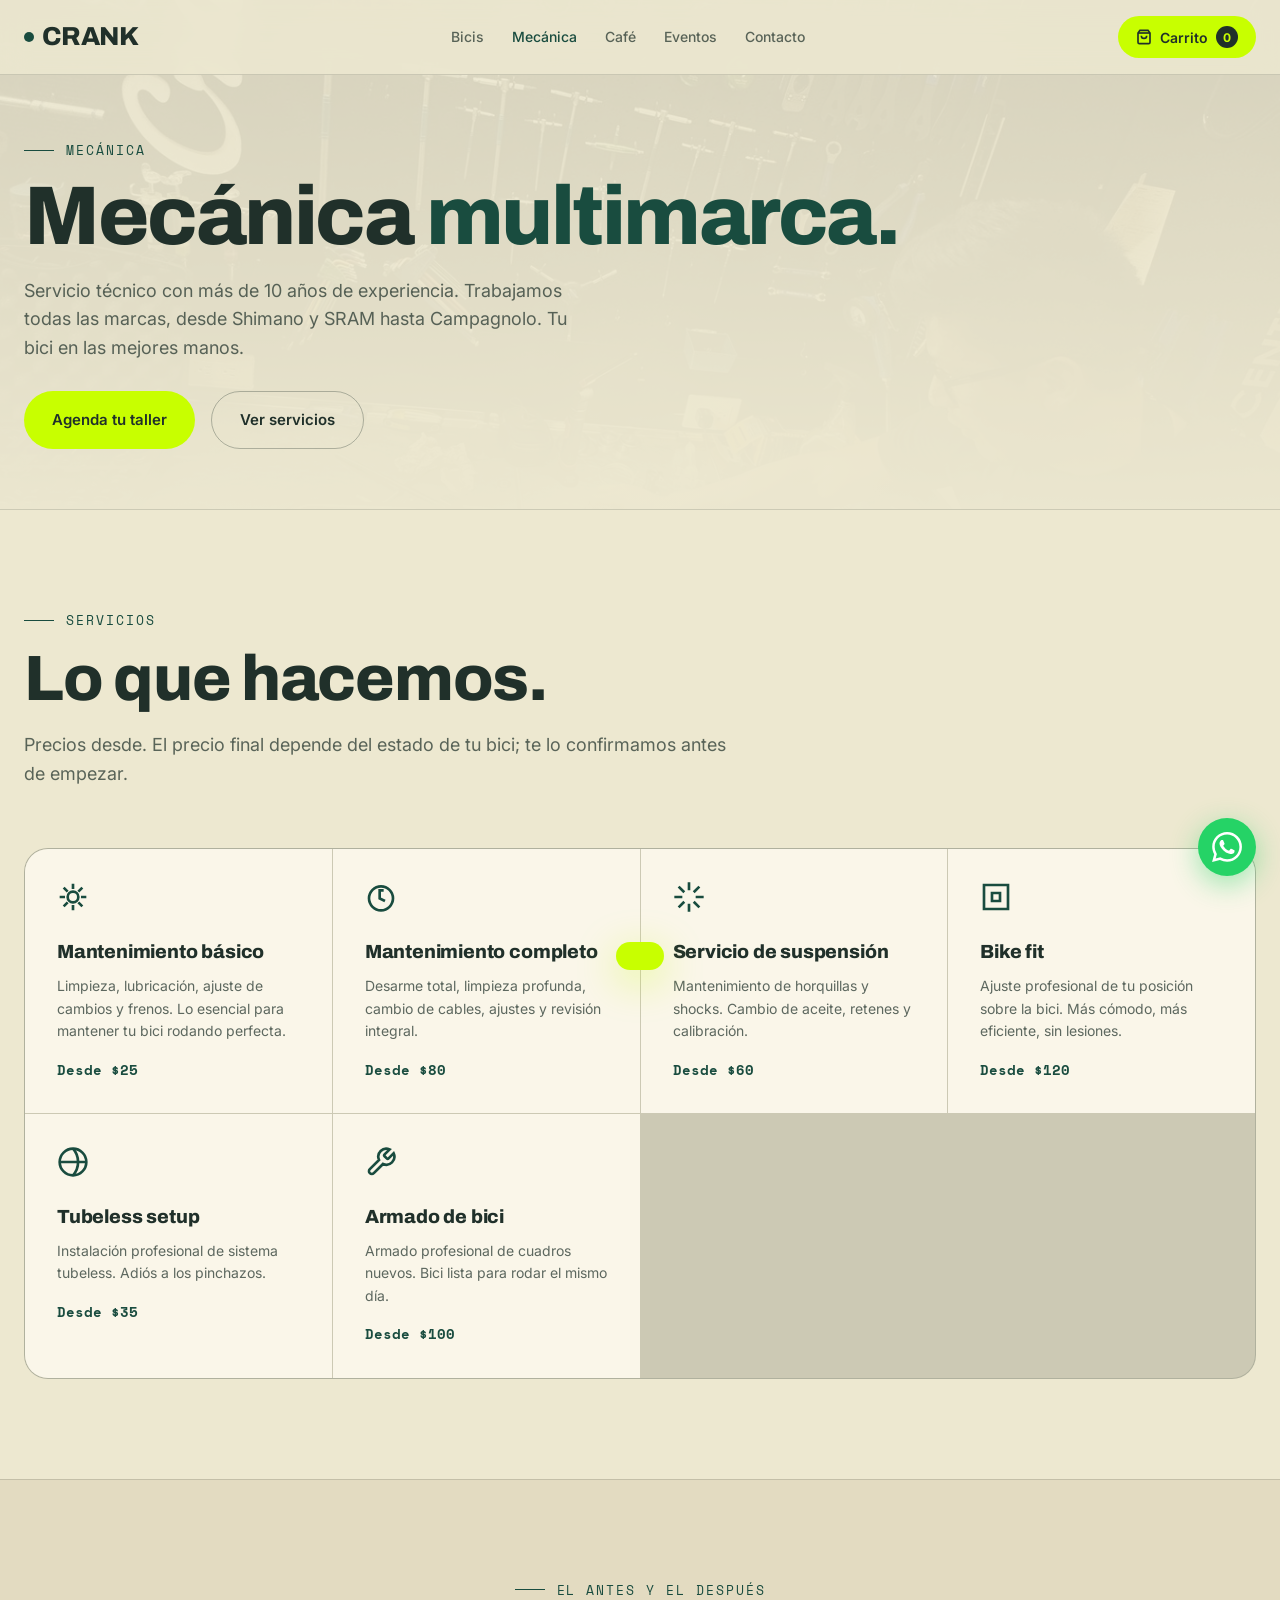
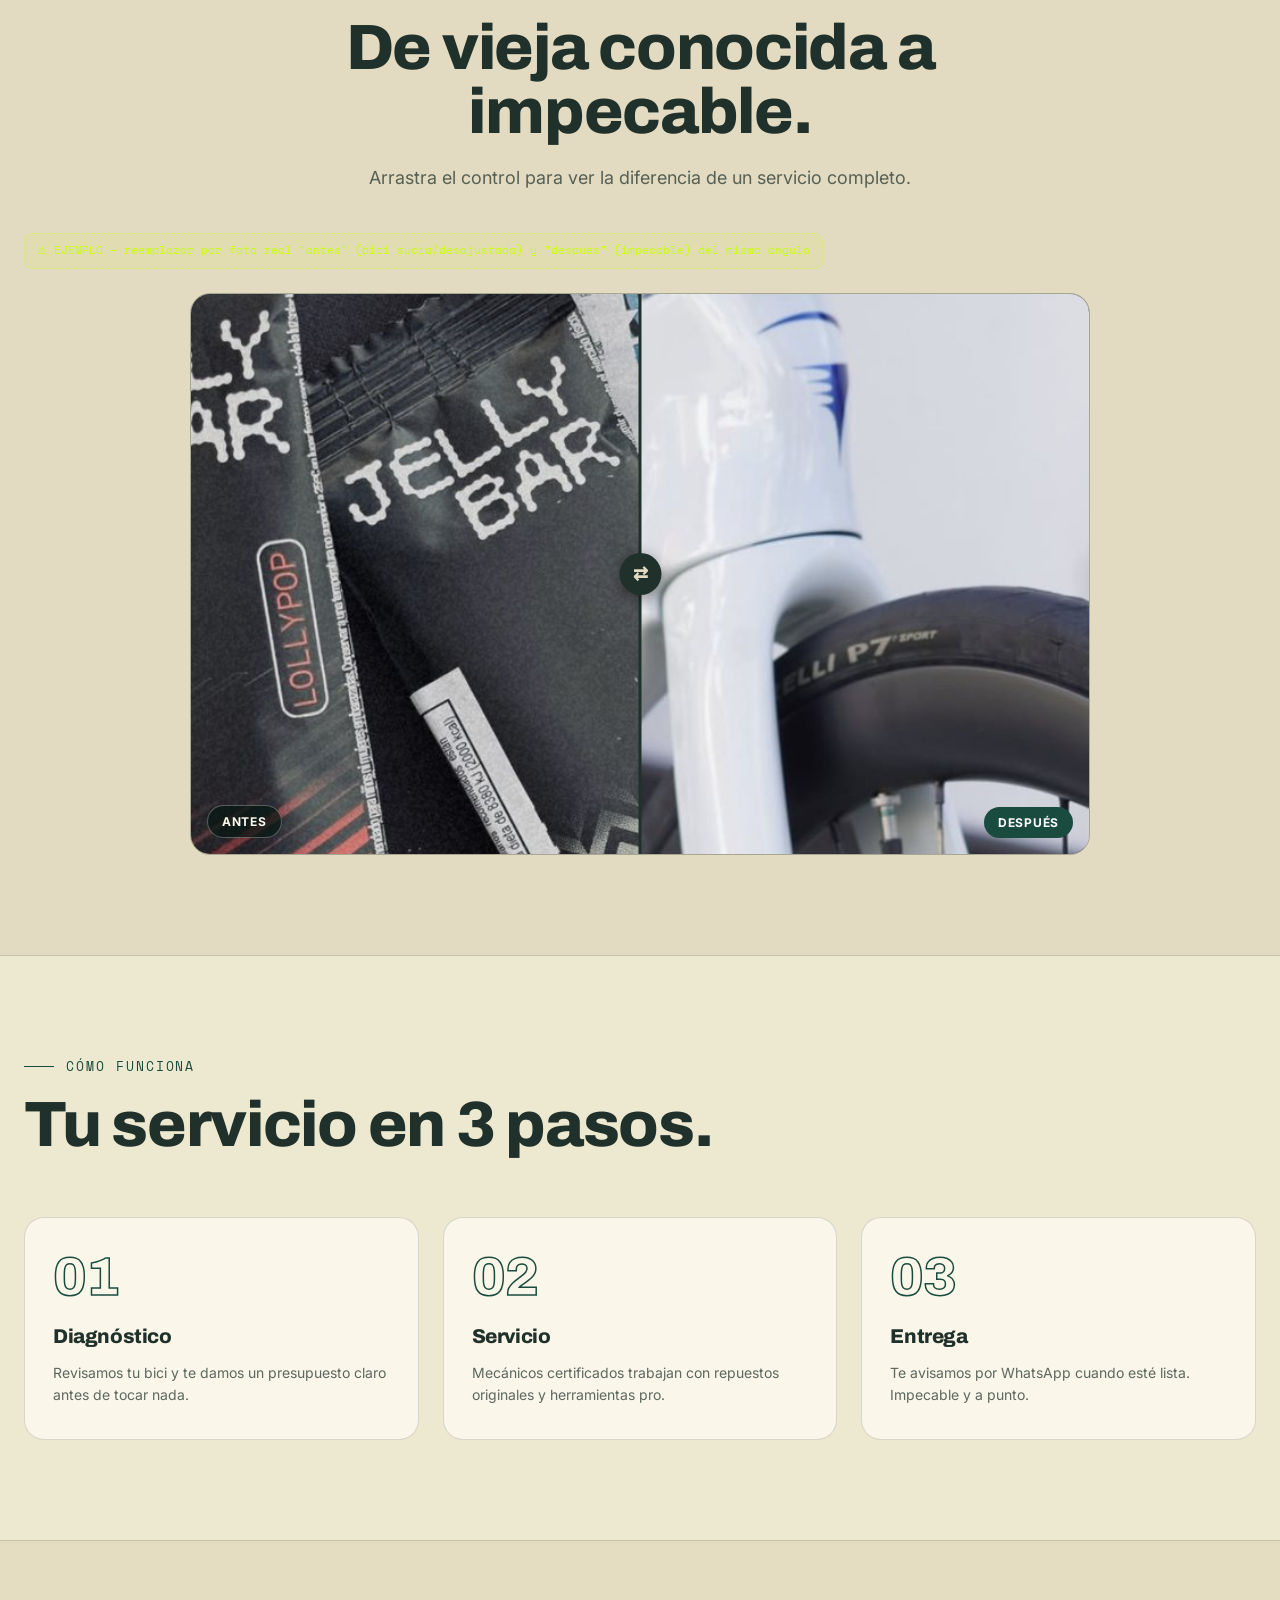
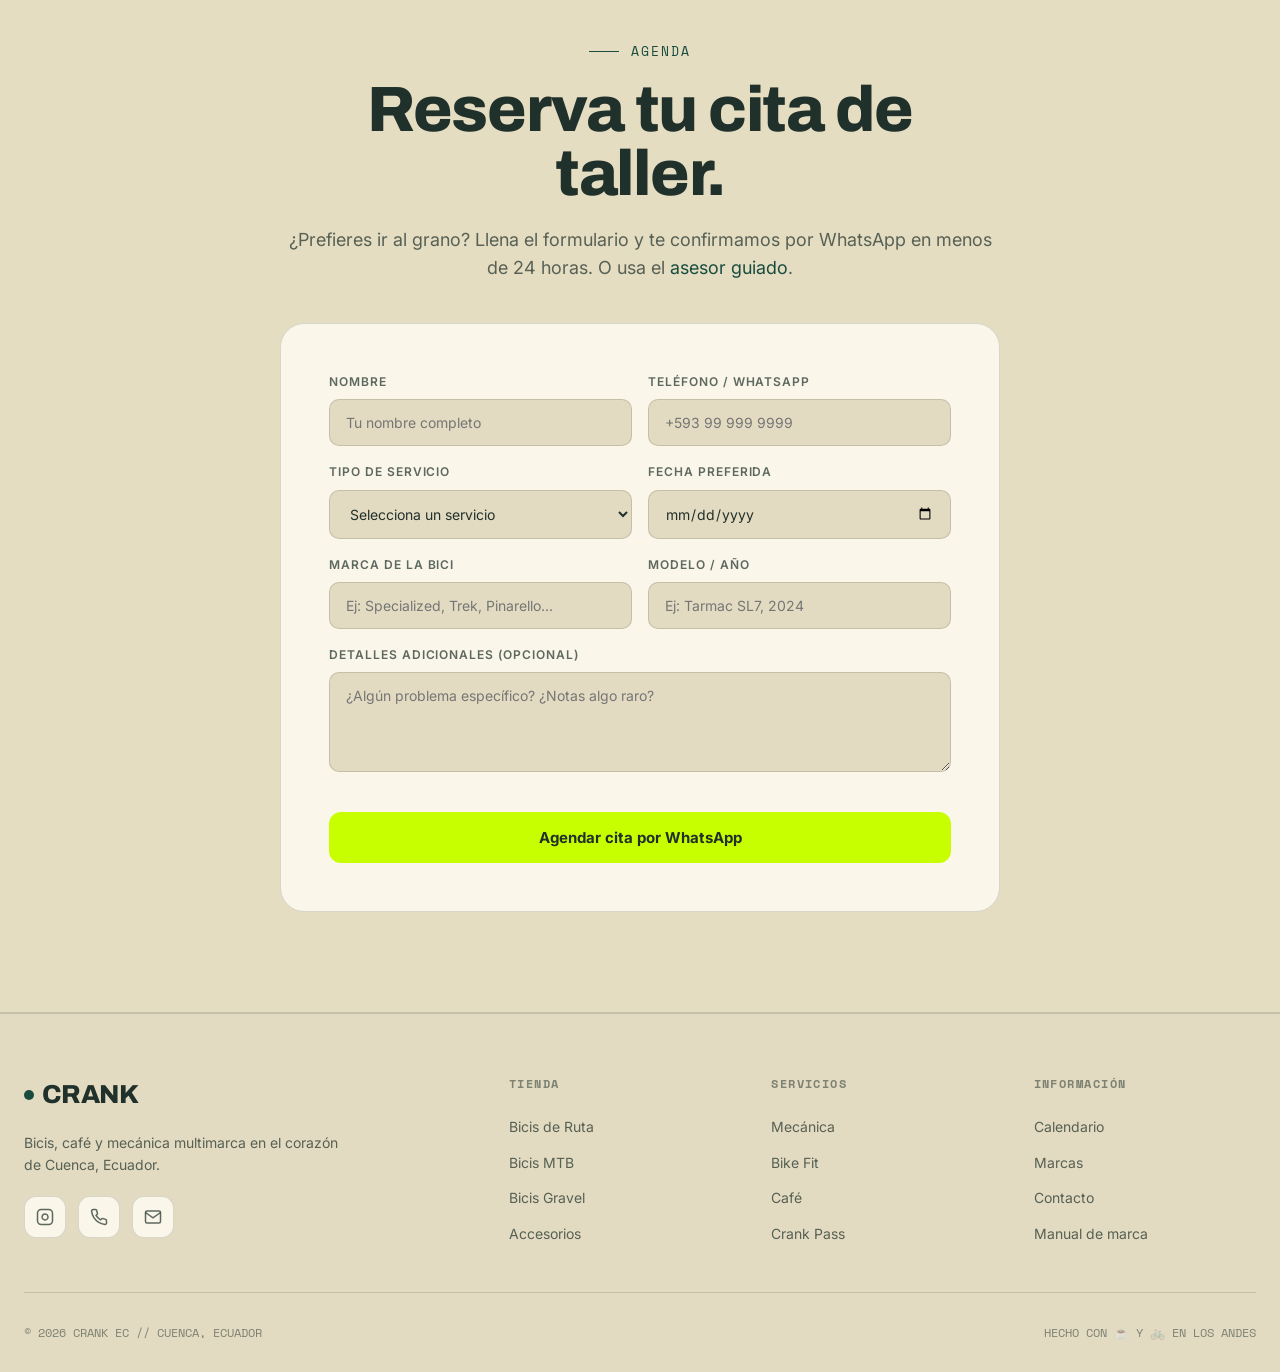
<file: taller.html>
<!DOCTYPE html>
<html lang="es">
<head>
<meta charset="UTF-8" />
<meta name="viewport" content="width=device-width, initial-scale=1.0" />
<title>Taller Mecánico Multimarca — Crank Cuenca</title>
<meta name="description" content="Taller de bicicletas multimarca en Cuenca: mantenimiento, suspensión, bike fit, tubeless y armado. +10 años de experiencia. Agenda por WhatsApp." />
<meta property="og:title" content="Taller Mecánico Multimarca — Crank Cuenca" />
<meta property="og:description" content="Mecánica certificada con más de 10 años de experiencia. Todas las marcas. Cuenca, Ecuador." />
<meta property="og:type" content="website" />
<meta property="og:image" content="img/bike-frame-detail.jpg" />
<link rel="preconnect" href="https://fonts.googleapis.com">
<link rel="preconnect" href="https://fonts.gstatic.com" crossorigin>
<link href="https://fonts.googleapis.com/css2?family=Archivo+Black&family=Archivo:wght@400;500;600;700;800&family=Inter:wght@300;400;500;600;700&family=Space+Mono:wght@400;700&display=swap" rel="stylesheet">
<link rel="stylesheet" href="site.css">
</head>
<body data-page="taller">

<div id="site-header"></div>

<!-- PAGE HERO -->
<header class="page-hero">
  <div class="page-hero-bg" style="background-image:url('img/taller-mecanico.jpg');"></div>
  <div class="container">
    <div class="section-eyebrow">Mecánica</div>
    <h1>Mecánica <span class="accent">multimarca.</span></h1>
    <p>Servicio técnico con más de 10 años de experiencia. Trabajamos todas las marcas, desde Shimano y SRAM hasta Campagnolo. Tu bici en las mejores manos.</p>
    <div class="hero-actions" style="margin-top:28px;">
      <a href="#" class="btn btn-primary" data-advisor="taller">Agenda tu taller</a>
      <a href="#servicios" class="btn btn-outline">Ver servicios</a>
    </div>
  </div>
</header>

<!-- SERVICIOS -->
<section id="taller">
  <div class="container">
    <div class="section-header" id="servicios">
      <div class="section-eyebrow">Servicios</div>
      <h2 class="section-title">Lo que hacemos.</h2>
      <p class="section-desc">Precios desde. El precio final depende del estado de tu bici; te lo confirmamos antes de empezar.</p>
    </div>
    <div class="services-grid">
      <div class="service">
        <div class="service-icon"><svg width="32" height="32" viewBox="0 0 24 24" fill="none" stroke="currentColor" stroke-width="2"><path d="M12 2v4M12 18v4M2 12h4M18 12h4M5 5l3 3M16 16l3 3M5 19l3-3M16 8l3-3"/><circle cx="12" cy="12" r="4"/></svg></div>
        <h4>Mantenimiento básico</h4>
        <p>Limpieza, lubricación, ajuste de cambios y frenos. Lo esencial para mantener tu bici rodando perfecta.</p>
        <div class="service-price">Desde $25</div>
      </div>
      <div class="service">
        <div class="service-icon"><svg width="32" height="32" viewBox="0 0 24 24" fill="none" stroke="currentColor" stroke-width="2"><path d="M14 7h-3v6l4 2"/><circle cx="12" cy="13" r="9"/></svg></div>
        <h4>Mantenimiento completo</h4>
        <p>Desarme total, limpieza profunda, cambio de cables, ajustes y revisión integral.</p>
        <div class="service-price">Desde $80</div>
      </div>
      <div class="service">
        <div class="service-icon"><svg width="32" height="32" viewBox="0 0 24 24" fill="none" stroke="currentColor" stroke-width="2"><path d="M12 1v6M12 17v6M4.22 4.22l4.24 4.24M15.54 15.54l4.24 4.24M1 12h6M17 12h6M4.22 19.78l4.24-4.24M15.54 8.46l4.24-4.24"/></svg></div>
        <h4>Servicio de suspensión</h4>
        <p>Mantenimiento de horquillas y shocks. Cambio de aceite, retenes y calibración.</p>
        <div class="service-price">Desde $60</div>
      </div>
      <div class="service">
        <div class="service-icon"><svg width="32" height="32" viewBox="0 0 24 24" fill="none" stroke="currentColor" stroke-width="2"><path d="M3 3h18v18H3z"/><path d="M9 9h6v6H9z"/></svg></div>
        <h4>Bike fit</h4>
        <p>Ajuste profesional de tu posición sobre la bici. Más cómodo, más eficiente, sin lesiones.</p>
        <div class="service-price">Desde $120</div>
      </div>
      <div class="service">
        <div class="service-icon"><svg width="32" height="32" viewBox="0 0 24 24" fill="none" stroke="currentColor" stroke-width="2"><circle cx="12" cy="12" r="10"/><path d="M2 12h20M12 2a15 15 0 010 20"/></svg></div>
        <h4>Tubeless setup</h4>
        <p>Instalación profesional de sistema tubeless. Adiós a los pinchazos.</p>
        <div class="service-price">Desde $35</div>
      </div>
      <div class="service">
        <div class="service-icon"><svg width="32" height="32" viewBox="0 0 24 24" fill="none" stroke="currentColor" stroke-width="2"><path d="M14.7 6.3a1 1 0 000 1.4l1.6 1.6a1 1 0 001.4 0l3.77-3.77a6 6 0 01-7.94 7.94l-6.91 6.91a2.12 2.12 0 01-3-3l6.91-6.91a6 6 0 017.94-7.94l-3.76 3.76z"/></svg></div>
        <h4>Armado de bici</h4>
        <p>Armado profesional de cuadros nuevos. Bici lista para rodar el mismo día.</p>
        <div class="service-price">Desde $100</div>
      </div>
    </div>
  </div>
</section>

<!-- ANTES / DESPUÉS -->
<section class="bg-deep-section" id="antes-despues">
  <div class="container">
    <div class="section-header" style="text-align:center;margin:0 auto 40px;">
      <div class="section-eyebrow center">El antes y el después</div>
      <h2 class="section-title">De vieja conocida a impecable.</h2>
      <p class="section-desc">Arrastra el control para ver la diferencia de un servicio completo.</p>
    </div>
    <div class="placeholder-note">⚠ EJEMPLO — reemplazar por foto real "antes" (bici sucia/desajustada) y "después" (impecable) del mismo ángulo</div>
    <div class="ba-wrap">
      <div class="ba-slider">
        <img class="ba-before" src="img/mtb-detail.jpg" alt="Bici antes del servicio">
        <img class="ba-after" src="img/white-bike-mountain.jpg" alt="Bici después del servicio">
        <span class="ba-label before">Antes</span>
        <span class="ba-label after">Después</span>
        <div class="ba-handle" aria-label="Control deslizante antes/después"></div>
      </div>
    </div>
  </div>
</section>

<!-- PROCESO TALLER -->
<section id="proceso">
  <div class="container">
    <div class="section-header">
      <div class="section-eyebrow">Cómo funciona</div>
      <h2 class="section-title">Tu servicio en 3 pasos.</h2>
    </div>
    <div class="process-grid">
      <div class="process-step reveal"><div class="step-num">01</div><h4>Diagnóstico</h4><p>Revisamos tu bici y te damos un presupuesto claro antes de tocar nada.</p></div>
      <div class="process-step reveal"><div class="step-num">02</div><h4>Servicio</h4><p>Mecánicos certificados trabajan con repuestos originales y herramientas pro.</p></div>
      <div class="process-step reveal"><div class="step-num">03</div><h4>Entrega</h4><p>Te avisamos por WhatsApp cuando esté lista. Impecable y a punto.</p></div>
    </div>
  </div>
</section>

<!-- FORMULARIO TALLER (vía directa) -->
<section class="form-section" id="formulario">
  <div class="container">
    <div class="section-header" style="text-align:center;margin:0 auto 40px;">
      <div class="section-eyebrow center">Agenda</div>
      <h2 class="section-title">Reserva tu cita de taller.</h2>
      <p class="section-desc">¿Prefieres ir al grano? Llena el formulario y te confirmamos por WhatsApp en menos de 24 horas. O usa el <a href="#" data-advisor="taller" style="color:var(--naranja);text-decoration:none;">asesor guiado</a>.</p>
    </div>
    <div class="form-wrapper">
      <div class="form-pane active" data-pane="taller">
        <form onsubmit="submitForm(event, 'taller')">
          <div class="form-row">
            <div class="form-field"><label>Nombre</label><input type="text" name="nombre" required placeholder="Tu nombre completo"></div>
            <div class="form-field"><label>Teléfono / WhatsApp</label><input type="tel" name="telefono" required placeholder="+593 99 999 9999"></div>
          </div>
          <div class="form-row">
            <div class="form-field">
              <label>Tipo de servicio</label>
              <select name="servicio" required>
                <option value="">Selecciona un servicio</option>
                <option>Mantenimiento básico — $25</option>
                <option>Mantenimiento completo — $80</option>
                <option>Servicio de suspensión — $60</option>
                <option>Bike fit — $120</option>
                <option>Tubeless setup — $35</option>
                <option>Armado de bici — $100</option>
                <option>Otro</option>
              </select>
            </div>
            <div class="form-field"><label>Fecha preferida</label><input type="date" name="fecha" required></div>
          </div>
          <div class="form-row">
            <div class="form-field"><label>Marca de la bici</label><input type="text" name="marca" placeholder="Ej: Specialized, Trek, Pinarello..."></div>
            <div class="form-field"><label>Modelo / año</label><input type="text" name="modelo" placeholder="Ej: Tarmac SL7, 2024"></div>
          </div>
          <div class="form-row" style="grid-template-columns:1fr;">
            <div class="form-field"><label>Detalles adicionales (opcional)</label><textarea name="mensaje" placeholder="¿Algún problema específico? ¿Notas algo raro?"></textarea></div>
          </div>
          <button class="form-submit" type="submit">Agendar cita por WhatsApp</button>
        </form>
      </div>
    </div>
  </div>
</section>

<div id="site-footer"></div>

<script src="site.js" defer></script>
</body>
</html>
</file>
<file: site.css>
/* ==========================================================================
   CRANK — Hoja de estilos compartida (multipágina)
   Identidad visual original de Crank conservada. Solo se AGREGAN utilidades
   y componentes nuevos; nada del estilo previo fue eliminado.
   ========================================================================== */

* { box-sizing: border-box; margin: 0; padding: 0; }

:root {
  /* ===== TIPOGRAFÍA =====================================================
     Todo el sitio lee estas tres variables. Para cambiar la tipografía
     de TODA la página, cambia SOLO estas líneas (y el <link> de Google
     Fonts en el <head> de cada .html si la familia es nueva).

     Opción A (activa) — Archivo 800: grotesca limpia y editorial.
     Opción B — más carácter:  --font-display: 'Bricolage Grotesque', sans-serif;  --display-weight: 800;
     Opción C — la anterior:   --font-display: 'Archivo Black', sans-serif;        --display-weight: 400;
     ===================================================================== */
  --font-display: 'Archivo', 'Archivo Black', sans-serif;
  --display-weight: 800;
  --font-body: 'Inter', -apple-system, BlinkMacSystemFont, sans-serif;
  --font-mono: 'Space Mono', ui-monospace, monospace;

  /* Tema CLARO / beige. Se conservan los NOMBRES de tokens por compatibilidad,
     pero --forest* ahora son superficies beige y --hueso* es el texto oscuro. */
  --forest: #EDE8D0;          /* fondo principal (beige) */
  --forest-light: #DCD2B2;
  --forest-deep: #E3DBC1;     /* bandas / inputs / footer (beige más profundo) */
  --hueso: #20302A;           /* TEXTO oscuro (antes crema) */
  --hueso-light: #16241E;
  /* "naranja" se reasigna al verde de marca para textos/íconos de acento
     (legible sobre beige). Los CTAs ahora usan Lima. Sin naranja en la marca. */
  --naranja: #194C3F;          /* Forest Light — acento de texto/íconos */
  --naranja-hover: #0D2821;    /* Forest */
  --lima: #C8FF00;             /* acento primario · CTAs */
  --lima-deep: #A8D900;        /* hover de CTAs lima */
  --magenta: #E1C3FF;          /* Lavanda — acento secundario */
  --carbon: #1A1A1A;
  --asphalt: #3D3D3D;
  --concrete: #737373;
  --offwhite: #FAFAF7;
  --cream: #FBF8EE;           /* relleno claro: botones/sellos/segmentos sobre oscuro */
  --line: rgba(32,48,42,0.16);
  --line-strong: rgba(32,48,42,0.30);

  /* Aliases for easy theme */
  --bg: var(--forest);
  --bg-soft: #E5DDC2;
  --bg-card: #FAF6E9;
  --text: var(--hueso);
  --text-dim: rgba(32,48,42,0.72);
  --text-muted: rgba(32,48,42,0.52);
  --accent: var(--naranja);
  --accent-hover: var(--naranja-hover);

  /* Layout tokens (nuevos) */
  --nav-h: 70px;
  --radius: 20px;
  --radius-lg: 24px;
  --maxw: 1280px;
}

html { scroll-behavior: smooth; }
body {
  font-family: var(--font-body);
  background: var(--bg);
  color: var(--text);
  line-height: 1.6;
  overflow-x: hidden;
}

.container { max-width: var(--maxw); margin: 0 auto; padding: 0 24px; }

/* ===== NAV ===== */
nav {
  position: fixed; top: 0; left: 0; right: 0;
  z-index: 100;
  backdrop-filter: blur(14px);
  -webkit-backdrop-filter: blur(14px);
  background: rgba(237, 232, 208, 0.85);
  border-bottom: 1px solid var(--line);
  transition: padding 0.25s ease, background 0.25s ease;
}
.nav-inner {
  display: flex; align-items: center; justify-content: space-between;
  padding: 16px 24px;
  max-width: var(--maxw); margin: 0 auto;
  transition: padding 0.25s ease;
}
/* Header compactado al hacer scroll */
nav.scrolled { background: rgba(231, 224, 197, 0.95); }
nav.scrolled .nav-inner { padding: 9px 24px; }
nav.scrolled .logo { font-size: 22px; }

.logo {
  font-family: var(--font-display); font-weight: var(--display-weight); letter-spacing: -0.02em;
  font-size: 26px; letter-spacing: -0.02em;
  color: var(--text);
  text-decoration: none;
  display: flex; align-items: center; gap: 8px;
  transition: font-size 0.25s ease;
}
.logo-dot { width: 10px; height: 10px; background: var(--naranja); border-radius: 50%; }
.nav-links { display: flex; gap: 28px; list-style: none; align-items: center; }
.nav-links a {
  color: var(--text-dim);
  text-decoration: none;
  font-size: 14px; font-weight: 500;
  transition: color 0.2s;
}
.nav-links a:hover { color: var(--naranja); }
.nav-links a.active { color: var(--naranja); }
.nav-right { display: flex; align-items: center; gap: 14px; }
.nav-cart {
  background: var(--lima);
  color: var(--hueso);
  border: none;
  padding: 10px 18px;
  border-radius: 999px;
  font-weight: 600;
  font-size: 14px;
  cursor: pointer;
  display: flex; align-items: center; gap: 8px;
  transition: background 0.2s;
  font-family: inherit;
}
.nav-cart:hover { background: var(--lima-deep); }
.nav-cart-count {
  background: var(--hueso); color: var(--lima);
  border-radius: 999px;
  min-width: 22px; height: 22px;
  display: inline-flex; align-items: center; justify-content: center;
  font-size: 12px; font-weight: 700;
  padding: 0 6px;
}

/* Hamburguesa móvil (nuevo) */
.nav-toggle {
  display: none;
  background: transparent; border: 1px solid var(--line-strong);
  color: var(--hueso); cursor: pointer;
  width: 42px; height: 42px; border-radius: 12px;
  align-items: center; justify-content: center;
}
.nav-toggle svg { width: 22px; height: 22px; }

/* Panel móvil deslizante */
.mobile-panel {
  position: fixed; top: 0; right: 0; bottom: 0;
  width: 100%; max-width: 320px;
  background: var(--bg-soft);
  border-left: 1px solid var(--line);
  z-index: 250;
  transform: translateX(100%);
  transition: transform 0.3s ease;
  display: flex; flex-direction: column;
  padding: 24px;
}
.mobile-panel.open { transform: translateX(0); }
.mobile-panel-head { display: flex; justify-content: space-between; align-items: center; margin-bottom: 28px; }
.mobile-panel a {
  color: var(--hueso); text-decoration: none;
  font-family: var(--font-display); font-weight: var(--display-weight); letter-spacing: -0.02em;
  font-size: 22px; padding: 12px 0;
  border-bottom: 1px solid var(--line);
  transition: color 0.2s;
}
.mobile-panel a:hover, .mobile-panel a.active { color: var(--naranja); }
.mobile-panel .btn { margin-top: 24px; justify-content: center; }
.mobile-overlay {
  position: fixed; inset: 0;
  background: rgba(7,23,19,0.7);
  z-index: 249; opacity: 0; pointer-events: none;
  transition: opacity 0.3s; backdrop-filter: blur(3px);
}
.mobile-overlay.open { opacity: 1; pointer-events: all; }

/* ===== HERO ===== */
.hero {
  min-height: 100vh;
  padding: 140px 0 60px;
  position: relative;
  overflow: hidden;
  background: var(--forest);
}
.hero-bg {
  position: absolute; inset: 0;
  background-image: url('img/hero-cyclist.jpg');
  background-size: cover;
  background-position: center 40%;
  opacity: 0.32;
  filter: contrast(1.05) saturate(0.85);
}
.hero-bg::after {
  content: '';
  position: absolute; inset: 0;
  background: linear-gradient(180deg,
    rgba(237,232,208,0.35) 0%,
    rgba(237,232,208,0.80) 60%,
    rgba(237,232,208,1) 100%);
}
.hero-content {
  position: relative;
  display: grid; grid-template-columns: 1.2fr 1fr; gap: 60px;
  align-items: center;
  min-height: calc(100vh - 200px);
}
.hero-tag {
  display: inline-flex; align-items: center; gap: 8px;
  background: rgba(200,255,0, 0.14);
  border: 1px solid rgba(200,255,0, 0.4);
  color: var(--naranja);
  padding: 7px 14px;
  border-radius: 999px;
  font-size: 13px; font-weight: 600;
  text-transform: uppercase;
  letter-spacing: 0.05em;
  margin-bottom: 28px;
}
.hero-tag-dot { width: 6px; height: 6px; background: var(--naranja); border-radius: 50%; animation: pulse 2s infinite; }
@keyframes pulse {
  0%, 100% { opacity: 1; }
  50% { opacity: 0.4; }
}
.hero h1 {
  font-family: var(--font-display); font-weight: var(--display-weight); letter-spacing: -0.02em;
  font-size: clamp(52px, 8vw, 110px);
  line-height: 0.95;
  letter-spacing: -0.03em;
  margin-bottom: 28px;
}
.hero h1 .accent { color: var(--naranja); }
.hero h1 .stroke {
  -webkit-text-stroke: 2px var(--hueso);
  color: transparent;
}
.hero p {
  font-size: 18px; color: var(--text-dim);
  max-width: 520px; margin-bottom: 36px;
}
.hero-actions { display: flex; gap: 16px; flex-wrap: wrap; }
.btn {
  display: inline-flex; align-items: center; gap: 10px;
  padding: 16px 28px;
  border-radius: 999px;
  font-weight: 600; font-size: 15px;
  text-decoration: none;
  cursor: pointer;
  border: none;
  transition: all 0.2s;
  font-family: inherit;
}
.btn-primary { background: var(--lima); color: var(--hueso); }
.btn-primary:hover { background: var(--lima-deep); transform: translateY(-2px); }
.btn-outline {
  background: transparent;
  color: var(--text);
  border: 1px solid var(--line-strong);
}
.btn-outline:hover { border-color: var(--naranja); color: var(--naranja); }
.btn-lima { background: var(--lima); color: var(--hueso); }
.btn-lima:hover { background: #d8ff33; transform: translateY(-2px); }

.hero-visual {
  position: relative;
  display: flex; align-items: center; justify-content: center;
}
.hero-image {
  width: 100%; max-width: 480px;
  aspect-ratio: 4/5;
  border-radius: 24px;
  overflow: hidden;
  border: 1px solid var(--line);
  box-shadow: 0 30px 80px rgba(0,0,0,0.5), 0 0 60px rgba(200,255,0, 0.15);
  position: relative;
}
.hero-image img {
  width: 100%; height: 100%;
  object-fit: cover;
  display: block;
}
.stat-badge {
  position: absolute;
  background: var(--bg-card);
  border: 1px solid var(--line-strong);
  border-radius: 16px;
  padding: 14px 18px;
  backdrop-filter: blur(10px);
}
.stat-badge .num { font-family: var(--font-display); font-weight: var(--display-weight); letter-spacing: -0.02em; font-size: 22px; color: var(--naranja); }
.stat-badge .label { font-size: 11px; color: var(--text-dim); text-transform: uppercase; letter-spacing: 0.08em; }
.badge-1 { top: 8%; left: -10px; }
.badge-2 { bottom: 12%; right: -10px; }

/* ==========================================================================
   HERO CINEMÁTICO — portada (index.html)
   Foto a sangre completa + carrusel con crossfade + pie de foto.
   Las fotos y los textos se definen en HERO_SLIDES (site.js).
   ========================================================================== */
.hero-cine {
  position: relative;
  min-height: 100vh;
  min-height: 100svh;
  overflow: hidden;
  background: #0D2821;
  display: flex; flex-direction: column; justify-content: flex-end;
}
.hero-slides { position: absolute; inset: 0; z-index: 0; }
.hero-slide {
  position: absolute; inset: 0;
  background-size: cover; background-position: center 45%;
  opacity: 0;
  transition: opacity 1.5s ease-in-out;
  will-change: opacity, transform;
}
.hero-slide.is-active { opacity: 1; animation: kenburns 9s ease-out forwards; }
@keyframes kenburns { from { transform: scale(1.09); } to { transform: scale(1); } }

/* Degradado para que el header blanco y el pie de foto se lean siempre */
.hero-shade {
  position: absolute; inset: 0; z-index: 1;
  background:
    linear-gradient(180deg,
      rgba(13,40,33,0.50) 0%,
      rgba(13,40,33,0.06) 24%,
      rgba(13,40,33,0.00) 42%,
      rgba(13,40,33,0.55) 78%,
      rgba(13,40,33,0.90) 100%);
}

.hero-foot {
  position: relative; z-index: 2;
  width: 100%;
  padding-top: calc(var(--nav-h) + 60px);
  padding-bottom: 82px;
  display: flex; align-items: flex-end; justify-content: space-between;
  gap: 28px 40px; flex-wrap: wrap;
}

/* Pie de foto (abajo a la izquierda, como el mockup) */
.hero-caption { display: flex; flex-direction: column; gap: 8px; max-width: 60%; }
.hero-cap-title {
  font-family: var(--font-display); font-weight: var(--display-weight);
  font-size: clamp(34px, 6vw, 76px);
  line-height: 0.98; letter-spacing: -0.035em;
  color: #fff;
  text-transform: uppercase;
  text-shadow: 0 2px 26px rgba(0,0,0,0.35);
}
.hero-cap-place {
  font-family: var(--font-mono);
  font-size: clamp(11px, 1.2vw, 13px);
  letter-spacing: 0.16em; text-transform: uppercase;
  color: var(--lima);
}
.hero-caption.cap-in .hero-cap-title,
.hero-caption.cap-in .hero-cap-place { animation: capUp 0.75s cubic-bezier(.2,.7,.3,1) both; }
.hero-caption.cap-in .hero-cap-place { animation-delay: 0.08s; }
@keyframes capUp { from { opacity: 0; transform: translateY(14px); } to { opacity: 1; transform: none; } }

/* Botones sobre foto */
.hero-cine .hero-actions { padding-bottom: 4px; }
.btn-ghost {
  background: rgba(255,255,255,0.10);
  color: #fff;
  border: 1px solid rgba(255,255,255,0.45);
  backdrop-filter: blur(6px); -webkit-backdrop-filter: blur(6px);
}
.btn-ghost:hover { border-color: var(--lima); color: var(--lima); background: rgba(255,255,255,0.16); }

/* Puntos de navegación */
.hero-dots {
  position: absolute; left: 0; right: 0; bottom: 34px; z-index: 3;
  display: flex; gap: 10px; justify-content: center;
}
.hero-dots button {
  width: 34px; height: 3px; padding: 0; border: none; cursor: pointer;
  border-radius: 99px; background: rgba(255,255,255,0.38);
  transition: background 0.3s, width 0.3s;
}
.hero-dots button.is-active { background: var(--lima); width: 52px; }


/* Header flotando sobre la foto (solo portada, antes de hacer scroll) */
nav.over-hero {
  background: transparent;
  border-bottom-color: transparent;
  backdrop-filter: none; -webkit-backdrop-filter: none;
}
nav.over-hero .logo { color: #fff; }
nav.over-hero .logo-dot { background: var(--lima); }
nav.over-hero .nav-links a { color: rgba(255,255,255,0.90); }
nav.over-hero .nav-links a:hover,
nav.over-hero .nav-links a.active { color: var(--lima); }
nav.over-hero .nav-toggle { color: #fff; border-color: rgba(255,255,255,0.45); }

@media (max-width: 820px) {
  .hero-foot { padding-bottom: 96px; flex-direction: column; align-items: flex-start; }
  .hero-caption { max-width: 100%; }
  .hero-cine .hero-actions { width: 100%; }
  .hero-cine .hero-actions .btn { flex: 1 1 auto; justify-content: center; }
  .hero-shade { background: linear-gradient(180deg, rgba(13,40,33,0.55) 0%, rgba(13,40,33,0.10) 30%, rgba(13,40,33,0.72) 72%, rgba(13,40,33,0.94) 100%); }
}
@media (prefers-reduced-motion: reduce) {
  .hero-slide.is-active { animation: none; }
  .hero-caption.cap-in .hero-cap-title,
  .hero-caption.cap-in .hero-cap-place { animation: none; }
}

/* Hero secundario para páginas internas (nuevo) */
.page-hero {
  padding: calc(var(--nav-h) + 70px) 0 60px;
  position: relative; overflow: hidden;
  border-bottom: 1px solid var(--line);
}
.page-hero .container { position: relative; z-index: 2; }
.page-hero-bg {
  position: absolute; inset: 0; background-size: cover; background-position: center;
  opacity: 0.22; filter: saturate(0.85);
}
.page-hero-bg::after {
  content: ''; position: absolute; inset: 0;
  background: linear-gradient(180deg, rgba(237,232,208,0.55), rgba(237,232,208,0.97));
}
.page-hero h1 {
  font-family: var(--font-display); font-weight: var(--display-weight); letter-spacing: -0.02em;
  font-size: clamp(40px, 6.5vw, 84px);
  line-height: 0.96; letter-spacing: -0.03em; margin-bottom: 20px;
}
.page-hero h1 .accent { color: var(--naranja); }
.page-hero p { font-size: 18px; color: var(--text-dim); max-width: 560px; }

/* ===== MARQUEE ===== */
.marquee {
  background: var(--lima);
  padding: 18px 0;
  overflow: hidden;
  border-top: 2px solid var(--forest-deep);
  border-bottom: 2px solid var(--forest-deep);
}
.marquee-track {
  display: flex; gap: 60px;
  white-space: nowrap;
  animation: scroll 30s linear infinite;
  font-family: var(--font-display); font-weight: var(--display-weight); letter-spacing: -0.02em;
  font-size: 22px;
  color: var(--hueso);
  letter-spacing: -0.01em;
}
.marquee-track span { display: inline-flex; align-items: center; gap: 60px; }
.marquee-track .dot { width: 12px; height: 12px; background: var(--hueso); border-radius: 50%; }
@keyframes scroll {
  0% { transform: translateX(0); }
  100% { transform: translateX(-50%); }
}

/* ===== SECTIONS ===== */
section { padding: 100px 0; position: relative; }
.section-header { margin-bottom: 60px; max-width: 720px; }
.section-eyebrow {
  color: var(--naranja);
  font-family: var(--font-mono);
  font-size: 13px;
  text-transform: uppercase;
  letter-spacing: 0.15em;
  margin-bottom: 16px;
  display: flex; align-items: center; gap: 12px;
}
.section-eyebrow::before {
  content: ''; width: 30px; height: 1px; background: var(--naranja);
}
.section-eyebrow.center { justify-content: center; }
.section-title {
  font-family: var(--font-display); font-weight: var(--display-weight); letter-spacing: -0.02em;
  font-size: clamp(36px, 5vw, 64px);
  line-height: 1;
  letter-spacing: -0.02em;
  margin-bottom: 20px;
  color: var(--hueso);
}
.section-desc { font-size: 18px; color: var(--text-dim); }

/* ===== DISCIPLINES ===== */
.bg-soft-section { background: var(--bg-soft); border-top: 1px solid var(--line); border-bottom: 1px solid var(--line); }
.bg-deep-section { background: var(--forest-deep); border-top: 1px solid var(--line); border-bottom: 1px solid var(--line); }
#disciplinas { background: var(--bg-soft); border-top: 1px solid var(--line); border-bottom: 1px solid var(--line); }
.disciplines-grid {
  display: grid; grid-template-columns: repeat(3, 1fr); gap: 24px;
}
.discipline {
  background: var(--bg-card);
  border: 1px solid var(--line);
  border-radius: 24px;
  overflow: hidden;
  transition: all 0.3s;
  display: flex; flex-direction: column;
}
.discipline:hover { border-color: var(--naranja); transform: translateY(-4px); }
.discipline-img {
  aspect-ratio: 16/10;
  overflow: hidden;
}
.discipline-img img {
  width: 100%; height: 100%;
  object-fit: cover;
  transition: transform 0.5s;
}
.discipline:hover .discipline-img img { transform: scale(1.06); }
.discipline-body { padding: 28px 30px 32px; }
.discipline-icon {
  width: 56px; height: 56px;
  background: rgba(200,255,0, 0.14);
  border-radius: 16px;
  display: flex; align-items: center; justify-content: center;
  margin-bottom: 20px;
  color: var(--naranja);
}
.discipline h3 {
  font-family: var(--font-display); font-weight: var(--display-weight); letter-spacing: -0.02em;
  font-size: 28px;
  margin-bottom: 12px;
  letter-spacing: -0.01em;
  color: var(--hueso);
}
.discipline p { color: var(--text-dim); margin-bottom: 20px; font-size: 15px; }
.discipline-features { list-style: none; }
.discipline-features li {
  color: var(--text-muted);
  font-size: 13px;
  padding: 6px 0;
  border-top: 1px solid var(--line);
  display: flex; align-items: center; gap: 8px;
}
.discipline-features li::before { content: '→'; color: var(--naranja); }

/* ===== SHOP ===== */
.shop-filters {
  display: flex; gap: 12px; margin-bottom: 36px; flex-wrap: wrap;
}
.filter-btn {
  background: var(--bg-card);
  border: 1px solid var(--line);
  color: var(--text-dim);
  padding: 10px 20px;
  border-radius: 999px;
  cursor: pointer;
  font-size: 14px; font-weight: 500;
  font-family: inherit;
  transition: all 0.2s;
}
.filter-btn:hover { color: var(--text); }
.filter-btn.active {
  background: var(--lima);
  border-color: var(--lima);
  color: var(--hueso);
}
.products-grid {
  display: grid;
  grid-template-columns: repeat(auto-fill, minmax(260px, 1fr));
  gap: 20px;
}
.product {
  background: var(--bg-card);
  border: 1px solid var(--line);
  border-radius: 20px;
  overflow: hidden;
  transition: all 0.3s;
  display: flex; flex-direction: column;
}
.product:hover { border-color: var(--naranja); transform: translateY(-4px); }
.product-image {
  aspect-ratio: 1;
  background: var(--forest-deep);
  position: relative;
  overflow: hidden;
}
.product-image img {
  width: 100%; height: 100%;
  object-fit: cover;
  transition: transform 0.5s ease;
}
.product:hover .product-image img { transform: scale(1.06); }
.product-tag {
  position: absolute; top: 14px; left: 14px;
  background: var(--naranja);
  color: white;
  font-size: 11px; font-weight: 700;
  padding: 4px 10px;
  border-radius: 999px;
  text-transform: uppercase;
  letter-spacing: 0.06em;
}
.product-tag.lima { background: var(--lima); color: var(--hueso); }
.product-tag.magenta { background: var(--magenta); color: var(--hueso); }
.product-info { padding: 20px; flex: 1; display: flex; flex-direction: column; }
.product-brand {
  color: var(--text-muted);
  font-size: 12px;
  text-transform: uppercase;
  letter-spacing: 0.1em;
  margin-bottom: 6px;
  font-family: var(--font-mono);
}
.product-name {
  font-family: var(--font-display); font-weight: var(--display-weight); letter-spacing: -0.02em;
  font-size: 17px;
  margin-bottom: 12px;
  letter-spacing: -0.01em;
  color: var(--hueso);
}
/* Atributos de producto (nuevo) */
.product-pills { display: flex; flex-wrap: wrap; gap: 6px; margin-bottom: 12px; }
.pill {
  font-size: 10.5px; font-weight: 600;
  padding: 3px 9px; border-radius: 999px;
  background: rgba(242,234,211,0.06);
  border: 1px solid var(--line);
  color: var(--text-dim);
  text-transform: uppercase; letter-spacing: 0.04em;
}
.pill.accent { color: var(--naranja); border-color: rgba(200,255,0,0.4); background: rgba(200,255,0,0.1); }
.product-ideal { font-size: 12px; color: var(--text-muted); margin-bottom: 12px; }
.product-ideal strong { color: var(--text-dim); }
.product-bottom {
  margin-top: auto;
  display: flex; align-items: center; justify-content: space-between;
  gap: 12px;
  padding-top: 14px;
  border-top: 1px solid var(--line);
}
.product-price {
  font-family: var(--font-display); font-weight: var(--display-weight); letter-spacing: -0.02em;
  font-size: 20px;
  color: var(--naranja);
}
.product-price small { font-family: var(--font-body); font-size: 11px; color: var(--text-muted); font-weight: 500; display: block; }
.add-cart-btn {
  background: var(--hueso);
  color: var(--forest-deep);
  border: none;
  padding: 9px 13px;
  border-radius: 10px;
  cursor: pointer;
  font-weight: 700;
  font-size: 13px;
  transition: all 0.2s;
  display: inline-flex; align-items: center; gap: 6px;
  font-family: inherit;
}
.add-cart-btn:hover { background: var(--lima); color: var(--hueso); }

/* ===== REWARDS ===== */
#rewards {
  background: var(--forest-deep);
  border-top: 1px solid var(--line);
  border-bottom: 1px solid var(--line);
}
.rewards-grid {
  display: grid; grid-template-columns: 1fr 1fr; gap: 60px;
  align-items: center;
}
.rewards-card-visual {
  aspect-ratio: 1;
  background: var(--bg-card);
  border-radius: 28px;
  border: 1px solid var(--line-strong);
  padding: 36px;
  display: flex; flex-direction: column; align-items: center; justify-content: center;
  text-align: center;
  position: relative;
  overflow: hidden;
}
.rewards-card-visual::before {
  content: '';
  position: absolute; inset: -2px;
  border-radius: 28px;
  padding: 3px;
  background: conic-gradient(from 180deg, var(--naranja), var(--lima), var(--magenta), var(--naranja));
  -webkit-mask: linear-gradient(#fff 0 0) content-box, linear-gradient(#fff 0 0);
  -webkit-mask-composite: xor;
  mask-composite: exclude;
  opacity: 0.6;
}
.rewards-circle {
  width: 200px; height: 200px;
  border-radius: 50%;
  background: var(--forest-deep);
  border: 4px solid transparent;
  background-image: linear-gradient(var(--forest-deep), var(--forest-deep)), conic-gradient(from 0deg, var(--naranja), var(--lima), var(--magenta), var(--naranja));
  background-origin: border-box;
  background-clip: padding-box, border-box;
  display: flex; align-items: center; justify-content: center;
  margin-bottom: 24px;
}
.rewards-circle-text {
  font-family: var(--font-display); font-weight: var(--display-weight); letter-spacing: -0.02em;
  font-size: 36px; color: var(--hueso);
  letter-spacing: -0.02em;
}
.rewards-stamps {
  display: grid; grid-template-columns: repeat(5, 1fr); gap: 10px;
  width: 100%; max-width: 320px;
  margin-top: 8px;
}
.stamp {
  aspect-ratio: 1;
  border: 2px solid var(--line-strong);
  border-radius: 50%;
  display: flex; align-items: center; justify-content: center;
  color: var(--text-muted);
}
.stamp.filled {
  background: var(--hueso);
  border-color: var(--hueso);
  color: var(--forest);
}
.stamp svg { width: 60%; height: 60%; }
.rewards-tiers {
  display: flex; flex-direction: column; gap: 16px;
  margin-top: 28px;
}
.tier {
  display: flex; align-items: center; gap: 16px;
  padding: 16px 20px;
  background: rgba(242,234,211,0.04);
  border: 1px solid var(--line);
  border-radius: 14px;
}
.tier-num {
  font-family: var(--font-display); font-weight: var(--display-weight); letter-spacing: -0.02em;
  font-size: 28px;
  color: var(--naranja);
  min-width: 50px;
}
.tier-info { flex: 1; }
.tier-info strong { color: var(--hueso); font-size: 15px; }
.tier-info p { color: var(--text-dim); font-size: 13px; margin-top: 2px; }

/* ===== CAFE ===== */
#cafe {
  background: var(--bg-soft);
  border-top: 1px solid var(--line);
  border-bottom: 1px solid var(--line);
}
.cafe-grid {
  display: grid; grid-template-columns: 1fr 1fr; gap: 60px;
  align-items: center;
}
.cafe-visual {
  aspect-ratio: 1;
  border-radius: 24px;
  border: 1px solid var(--line);
  overflow: hidden;
}
.cafe-visual img {
  width: 100%; height: 100%; object-fit: cover;
}
.cafe-features {
  display: grid; grid-template-columns: repeat(2, 1fr); gap: 14px;
  margin-top: 32px;
}
.cafe-feature {
  background: var(--bg-card);
  border: 1px solid var(--line);
  border-radius: 14px;
  padding: 18px;
}
.cafe-feature-num {
  font-family: var(--font-display); font-weight: var(--display-weight); letter-spacing: -0.02em;
  font-size: 30px; color: var(--naranja);
  line-height: 1;
}
.cafe-feature-label { color: var(--text-dim); font-size: 13px; margin-top: 6px; }

/* ===== TALLER ===== */
.services-grid {
  display: grid; grid-template-columns: repeat(auto-fit, minmax(260px, 1fr));
  gap: 1px;
  background: var(--line);
  border: 1px solid var(--line);
  border-radius: 24px;
  overflow: hidden;
}
.service {
  background: var(--bg-card);
  padding: 32px;
  transition: background 0.3s;
}
.service:hover { background: var(--bg-soft); }
.service-icon { color: var(--naranja); margin-bottom: 16px; }
.service h4 {
  font-family: var(--font-display); font-weight: var(--display-weight); letter-spacing: -0.02em;
  font-size: 19px;
  margin-bottom: 8px;
  letter-spacing: -0.01em;
  color: var(--hueso);
}
.service p { color: var(--text-dim); font-size: 14px; margin-bottom: 16px; }
.service-price {
  color: var(--naranja);
  font-family: var(--font-mono);
  font-size: 14px; font-weight: 700;
}

/* ===== CALENDAR ===== */
#calendario { background: var(--forest-deep); border-top: 1px solid var(--line); border-bottom: 1px solid var(--line); }
.events-list { display: flex; flex-direction: column; gap: 14px; }
.event {
  display: grid; grid-template-columns: 130px 1fr auto; gap: 24px;
  background: var(--bg-card);
  border: 1px solid var(--line);
  border-radius: 18px;
  padding: 24px 28px;
  align-items: center;
  transition: all 0.2s;
}
.event:hover { border-color: var(--naranja); }
.event-date {
  text-align: center;
  border-right: 1px solid var(--line);
  padding-right: 24px;
}
.event-date .day {
  font-family: var(--font-display); font-weight: var(--display-weight); letter-spacing: -0.02em;
  font-size: 38px; color: var(--naranja);
  line-height: 1;
}
.event-date .month {
  font-size: 12px; color: var(--text-dim);
  text-transform: uppercase; letter-spacing: 0.1em;
  margin-top: 4px;
  font-family: var(--font-mono);
}
.event-info h4 {
  font-family: var(--font-display); font-weight: var(--display-weight); letter-spacing: -0.02em;
  font-size: 22px;
  color: var(--hueso);
  letter-spacing: -0.01em;
  margin-bottom: 6px;
}
.event-info .meta {
  font-size: 13px; color: var(--text-dim);
  display: flex; gap: 18px; flex-wrap: wrap;
  margin-top: 4px;
}
.event-info .meta span { display: inline-flex; align-items: center; gap: 6px; }
.event-tag {
  font-size: 11px; font-weight: 700;
  padding: 4px 10px;
  border-radius: 999px;
  text-transform: uppercase;
  letter-spacing: 0.06em;
}
.event-tag.ride { background: rgba(200,255,0, 0.15); color: var(--naranja); border: 1px solid rgba(200,255,0, 0.4); }
.event-tag.evento { background: rgba(200, 255, 0, 0.12); color: var(--lima); border: 1px solid rgba(200, 255, 0, 0.4); }
.event-tag.female { background: rgba(225,195,255,0.30); color: var(--hueso); border: 1px solid rgba(225,195,255,0.7); }
.event-cta a {
  color: var(--hueso); text-decoration: none;
  font-weight: 600; font-size: 14px;
  border: 1px solid var(--line-strong);
  padding: 10px 18px; border-radius: 999px;
  display: inline-flex; align-items: center; gap: 6px;
  transition: all 0.2s;
}
.event-cta a:hover { background: var(--naranja); border-color: var(--naranja); color: white; }

/* ===== MARCAS ===== */
#marcas { background: var(--bg-soft); border-top: 1px solid var(--line); border-bottom: 1px solid var(--line); }
.brands-grid {
  display: grid;
  grid-template-columns: repeat(auto-fit, minmax(260px, 1fr));
  gap: 20px;
}
.brand {
  background: var(--bg-card);
  border: 1px solid var(--line);
  border-radius: 20px;
  padding: 36px 28px;
  text-align: center;
  transition: all 0.3s;
  text-decoration: none;
  color: inherit;
  display: block;
}
.brand:hover { border-color: var(--naranja); transform: translateY(-4px); }
.brand-logomark {
  height: 80px;
  display: flex; align-items: center; justify-content: center;
  margin-bottom: 18px;
}
.brand-logomark .uc-logo {
  font-family: var(--font-display); font-weight: var(--display-weight); letter-spacing: -0.02em;
  font-size: 22px;
  color: var(--hueso);
  letter-spacing: 0.04em;
  line-height: 1;
  text-align: center;
}
.brand-logomark .uc-logo small {
  display: block;
  font-family: var(--font-mono);
  font-size: 10px;
  color: var(--naranja);
  letter-spacing: 0.18em;
  margin-top: 8px;
  font-weight: 700;
}
.brand-logomark .oneup-logo {
  font-family: var(--font-display); font-weight: var(--display-weight); letter-spacing: -0.02em;
  font-size: 30px;
  color: var(--lima);
  letter-spacing: -0.04em;
  line-height: 1;
}
.brand-logomark .oneup-logo span {
  font-family: var(--font-body);
  font-weight: 300;
  font-size: 14px;
  color: var(--text-dim);
  display: block;
  letter-spacing: 0.06em;
  margin-top: 6px;
}
.brand-tag {
  color: var(--naranja);
  font-family: var(--font-mono);
  font-size: 11px;
  text-transform: uppercase;
  letter-spacing: 0.15em;
  margin-bottom: 10px;
}
.brand h4 {
  font-family: var(--font-display); font-weight: var(--display-weight); letter-spacing: -0.02em;
  font-size: 18px;
  color: var(--hueso);
  margin-bottom: 10px;
}
.brand p { color: var(--text-dim); font-size: 13px; }
.brand-link {
  color: var(--naranja);
  font-family: var(--font-mono);
  font-size: 11px;
  text-transform: uppercase;
  letter-spacing: 0.15em;
  margin-top: 14px;
  display: inline-block;
}

/* ===== GALLERY ===== */
.gallery-grid {
  display: grid;
  grid-template-columns: repeat(4, 1fr);
  grid-auto-rows: 1fr;
  gap: 12px;
}
.gallery-grid > div {
  aspect-ratio: 1;
  border-radius: 16px;
  overflow: hidden;
  position: relative;
  cursor: pointer;
  border: 1px solid var(--line);
}
.gallery-grid > div.tall { grid-row: span 2; aspect-ratio: 1 / 2; }
.gallery-grid > div.wide { grid-column: span 2; aspect-ratio: 2 / 1; }
.gallery-grid img {
  width: 100%; height: 100%;
  object-fit: cover;
  transition: transform 0.6s ease;
}
.gallery-grid > div::after {
  content: '';
  position: absolute; inset: 0;
  background: linear-gradient(180deg, transparent 60%, rgba(7,23,19,0.7));
  opacity: 0;
  transition: opacity 0.3s;
}
.gallery-grid > div:hover img { transform: scale(1.08); }
.gallery-grid > div:hover::after { opacity: 1; }
.gallery-cta { margin-top: 36px; text-align: center; }
/* Filtros de galería (nuevo, opcional) */
.gallery-grid > div.hide { display: none; }

/* ===== CONTACTO + FORM ===== */
#contacto { background: var(--forest-deep); }
.contact-grid {
  display: grid; grid-template-columns: 1fr 1fr; gap: 32px;
}
.contact-card {
  background: var(--bg-card);
  border: 1px solid var(--line);
  border-radius: 24px;
  padding: 36px;
}
.contact-card h3 {
  font-family: var(--font-display); font-weight: var(--display-weight); letter-spacing: -0.02em;
  font-size: 24px;
  margin-bottom: 20px;
  color: var(--hueso);
}
.contact-row {
  display: flex; align-items: center; gap: 16px;
  padding: 14px 0;
  border-bottom: 1px solid var(--line);
}
.contact-row:last-child { border-bottom: none; }
.contact-icon {
  width: 42px; height: 42px;
  background: rgba(200,255,0, 0.14);
  border-radius: 12px;
  display: flex; align-items: center; justify-content: center;
  color: var(--naranja);
  flex-shrink: 0;
}
.contact-row .label { font-size: 11px; color: var(--text-muted); text-transform: uppercase; letter-spacing: 0.1em; }
.contact-row .value { font-size: 15px; color: var(--text); font-weight: 500; }
.contact-row a { color: inherit; text-decoration: none; }
.contact-row a:hover { color: var(--naranja); }
.hours-list { list-style: none; }
.hours-list li {
  display: flex; justify-content: space-between;
  padding: 8px 0;
  border-bottom: 1px solid var(--line);
  font-size: 14px;
}
.hours-list li:last-child { border-bottom: none; }
.hours-list li span:first-child { color: var(--text-dim); }
.hours-list li.closed span:last-child { color: var(--text-muted); }

/* ===== FORM ===== */
.form-section {
  padding: 100px 0;
  background: var(--bg-soft);
  border-top: 1px solid var(--line);
  border-bottom: 1px solid var(--line);
}
.form-wrapper {
  max-width: 720px; margin: 0 auto;
  background: var(--bg-card);
  border: 1px solid var(--line);
  border-radius: 24px;
  padding: 48px;
}
.form-tabs {
  display: flex; gap: 8px;
  background: var(--forest-deep);
  border-radius: 12px;
  padding: 6px;
  margin-bottom: 32px;
}
.form-tab {
  flex: 1;
  padding: 12px 16px;
  background: transparent;
  border: none;
  border-radius: 8px;
  color: var(--text-dim);
  cursor: pointer;
  font-weight: 600; font-size: 14px;
  font-family: inherit;
  transition: all 0.2s;
}
.form-tab.active {
  background: var(--naranja); color: white;
}
.form-row {
  display: grid; grid-template-columns: 1fr 1fr; gap: 16px;
  margin-bottom: 16px;
}
.form-field { display: flex; flex-direction: column; }
.form-field label {
  font-size: 12px; color: var(--text-dim);
  text-transform: uppercase; letter-spacing: 0.08em;
  margin-bottom: 8px;
  font-weight: 600;
}
.form-field input, .form-field select, .form-field textarea {
  background: var(--forest-deep);
  border: 1px solid var(--line);
  border-radius: 10px;
  padding: 14px 16px;
  color: var(--hueso);
  font-family: inherit;
  font-size: 14px;
  transition: border-color 0.2s;
}
.form-field input:focus, .form-field select:focus, .form-field textarea:focus {
  outline: none;
  border-color: var(--naranja);
}
.form-field textarea { min-height: 100px; resize: vertical; }
.form-submit {
  width: 100%;
  margin-top: 24px;
  background: var(--lima);
  color: var(--hueso);
  border: none;
  padding: 16px;
  border-radius: 12px;
  font-weight: 700; font-size: 15px;
  cursor: pointer;
  font-family: inherit;
  transition: background 0.2s;
}
.form-submit:hover { background: var(--lima-deep); }
.form-pane { display: none; }
.form-pane.active { display: block; }

/* ===== FOOTER ===== */
footer {
  background: var(--forest-deep);
  border-top: 1px solid var(--line);
  padding: 60px 0 30px;
}
.footer-grid {
  display: grid; grid-template-columns: 2fr 1fr 1fr 1fr; gap: 40px;
  margin-bottom: 40px;
}
.footer-col h5 {
  font-size: 12px;
  text-transform: uppercase;
  letter-spacing: 0.12em;
  color: var(--text-muted);
  margin-bottom: 16px;
  font-family: var(--font-mono);
}
.footer-col ul { list-style: none; }
.footer-col ul li { padding: 5px 0; }
.footer-col ul a { color: var(--text-dim); text-decoration: none; font-size: 14px; transition: color 0.2s; }
.footer-col ul a:hover { color: var(--naranja); }
.footer-tagline { color: var(--text-dim); font-size: 14px; margin-top: 16px; max-width: 320px; }
.footer-social { display: flex; gap: 12px; margin-top: 20px; }
.footer-social a {
  width: 42px; height: 42px;
  background: var(--bg-card);
  border: 1px solid var(--line);
  border-radius: 12px;
  display: flex; align-items: center; justify-content: center;
  color: var(--text-dim);
  transition: all 0.2s;
}
.footer-social a:hover { background: var(--naranja); border-color: var(--naranja); color: white; }
.footer-bottom {
  padding-top: 30px;
  border-top: 1px solid var(--line);
  display: flex; justify-content: space-between; align-items: center;
  color: var(--text-muted);
  font-size: 12px;
  font-family: var(--font-mono);
}

/* ===== CART DRAWER ===== */
.cart-overlay {
  position: fixed; inset: 0;
  background: rgba(7,23,19,0.8);
  z-index: 200;
  opacity: 0; pointer-events: none;
  transition: opacity 0.3s;
  backdrop-filter: blur(4px);
}
.cart-overlay.open { opacity: 1; pointer-events: all; }
.cart-drawer {
  position: fixed; top: 0; right: 0; bottom: 0;
  width: 100%; max-width: 460px;
  background: var(--bg-soft);
  border-left: 1px solid var(--line);
  z-index: 201;
  transform: translateX(100%);
  transition: transform 0.3s;
  display: flex; flex-direction: column;
}
.cart-drawer.open { transform: translateX(0); }
.cart-header {
  padding: 24px;
  border-bottom: 1px solid var(--line);
  display: flex; justify-content: space-between; align-items: center;
}
.cart-header h3 { font-family: var(--font-display); font-weight: var(--display-weight); letter-spacing: -0.02em; font-size: 22px; color: var(--hueso); }
.cart-close {
  background: transparent; border: none;
  color: var(--text); cursor: pointer;
  width: 36px; height: 36px;
  display: flex; align-items: center; justify-content: center;
  border-radius: 10px;
  transition: background 0.2s;
}
.cart-close:hover { background: var(--bg-card); }
.cart-items { flex: 1; overflow-y: auto; padding: 20px 24px; }
.cart-item { display: flex; gap: 14px; padding: 14px 0; border-bottom: 1px solid var(--line); }
.cart-item-image {
  width: 70px; height: 70px;
  background: var(--bg-card);
  border-radius: 10px;
  flex-shrink: 0;
  overflow: hidden;
}
.cart-item-image img { width: 100%; height: 100%; object-fit: cover; }
.cart-item-info { flex: 1; }
.cart-item-name { font-weight: 600; font-size: 14px; margin-bottom: 4px; color: var(--hueso); }
.cart-item-price { color: var(--naranja); font-weight: 700; font-size: 14px; font-family: var(--font-mono); }
.cart-qty { display: flex; align-items: center; gap: 8px; margin-top: 8px; }
.cart-qty button {
  width: 26px; height: 26px;
  background: var(--bg-card);
  border: 1px solid var(--line);
  color: var(--text); border-radius: 6px;
  cursor: pointer; font-size: 14px;
  font-family: inherit;
}
.cart-qty button:hover { border-color: var(--naranja); }
.cart-qty span { min-width: 24px; text-align: center; font-weight: 600; font-size: 14px; }
.cart-empty { text-align: center; padding: 60px 24px; color: var(--text-muted); }
.cart-footer { padding: 20px 24px; border-top: 1px solid var(--line); background: var(--forest-deep); }
.cart-total {
  display: flex; justify-content: space-between;
  margin-bottom: 14px;
  font-family: var(--font-display); font-weight: var(--display-weight); letter-spacing: -0.02em;
  font-size: 22px;
  color: var(--hueso);
}
.cart-total .amount { color: var(--naranja); }
.pay-options {
  display: grid; grid-template-columns: 1fr 1fr; gap: 10px;
  margin-bottom: 8px;
}
.pay-btn {
  background: var(--bg-card);
  color: var(--hueso);
  border: 1px solid var(--line);
  padding: 14px 12px;
  border-radius: 12px;
  font-weight: 700; font-size: 13px;
  cursor: pointer;
  font-family: inherit;
  transition: all 0.2s;
  display: flex; flex-direction: column; align-items: center; gap: 4px;
}
.pay-btn:hover { border-color: var(--naranja); }
.pay-btn.whatsapp { background: #25D366; color: white; border-color: #25D366; }
.pay-btn.whatsapp:hover { background: #1ebe5a; }
.pay-btn.bank { background: var(--lima); color: var(--hueso); border-color: var(--lima); }
.pay-btn.bank:hover { background: #d8ff33; }
.pay-btn svg { margin-bottom: 4px; }
.pay-btn-label { font-size: 12px; opacity: 0.85; font-weight: 500; }
.checkout-note { font-size: 11px; color: var(--text-muted); text-align: center; margin-top: 10px; }

/* ===== TOAST ===== */
.toast {
  position: fixed; bottom: 30px; left: 50%;
  transform: translateX(-50%) translateY(100px);
  background: var(--lima);
  color: var(--hueso);
  padding: 14px 24px;
  border-radius: 999px;
  font-weight: 600;
  font-size: 14px;
  z-index: 300;
  transition: transform 0.3s;
  box-shadow: 0 10px 40px rgba(200,255,0, 0.4);
}
.toast.show { transform: translateX(-50%) translateY(0); }

/* ===== MODAL (bank info) ===== */
.modal-overlay {
  position: fixed; inset: 0;
  background: rgba(7,23,19,0.85);
  z-index: 400;
  display: none; align-items: center; justify-content: center;
  padding: 20px;
  backdrop-filter: blur(8px);
}
.modal-overlay.open { display: flex; }
.modal {
  background: var(--bg-soft);
  border: 1px solid var(--line-strong);
  border-radius: 20px;
  padding: 36px;
  max-width: 480px; width: 100%;
  color: var(--hueso);
  max-height: 90vh; overflow-y: auto;
}
.modal h3 { font-family: var(--font-display); font-weight: var(--display-weight); letter-spacing: -0.02em; font-size: 24px; margin-bottom: 8px; }
.modal p.sub { color: var(--text-dim); font-size: 14px; margin-bottom: 24px; }
.bank-row {
  display: flex; justify-content: space-between;
  padding: 12px 0;
  border-bottom: 1px solid var(--line);
  font-size: 14px;
  align-items: center; gap: 8px;
}
.bank-row:last-of-type { border: none; }
.bank-row span:first-child { color: var(--text-dim); }
.bank-row span:nth-child(2) { color: var(--hueso); font-weight: 600; font-family: var(--font-mono); user-select: all; margin-left: auto; }
.bank-row button.copy {
  background: transparent; border: 1px solid var(--line);
  color: var(--text); cursor: pointer;
  width: 28px; height: 28px; border-radius: 6px;
  font-family: inherit;
  transition: all 0.2s;
  display: inline-flex; align-items: center; justify-content: center;
}
.bank-row button.copy:hover { border-color: var(--naranja); }
.modal-cta { margin-top: 24px; display: flex; gap: 10px; }
.modal-cta button {
  flex: 1; padding: 14px; border-radius: 10px;
  font-weight: 700; font-size: 14px; cursor: pointer;
  border: none; font-family: inherit;
}
.modal-cta .confirm { background: var(--naranja); color: white; }
.modal-cta .confirm:hover { background: var(--naranja-hover); }
.modal-cta .cancel { background: var(--bg-card); color: var(--hueso); border: 1px solid var(--line); }

/* ==========================================================================
   COMPONENTES NUEVOS (concepto Lumière → adaptado a Crank)
   ========================================================================== */

/* --- Reveal on scroll --- */
.reveal { opacity: 0; transform: translateY(24px); transition: opacity 0.6s ease, transform 0.6s ease; }
.reveal.in { opacity: 1; transform: none; }
@media (prefers-reduced-motion: reduce) {
  .reveal { opacity: 1; transform: none; transition: none; }
}

/* --- Tira de confianza (stats band) --- */
.trust-strip { background: var(--forest-deep); border-bottom: 1px solid var(--line); padding: 0; }
.trust-grid {
  display: grid; grid-template-columns: repeat(4, 1fr);
  border-left: 1px solid var(--line);
}
.trust-item {
  padding: 36px 24px; text-align: center;
  border-right: 1px solid var(--line);
}
.trust-item .num { font-family: var(--font-display); font-weight: var(--display-weight); letter-spacing: -0.02em; font-size: clamp(32px,4vw,48px); color: var(--naranja); line-height: 1; }
.trust-item .label { color: var(--text-dim); font-size: 13px; margin-top: 8px; text-transform: uppercase; letter-spacing: 0.08em; }

/* --- Segmentos "Compra por tu estilo" --- */
.segments-grid {
  display: grid; grid-template-columns: repeat(3, 1fr); gap: 18px;
}
.segment {
  position: relative; overflow: hidden;
  border: 1px solid var(--line); border-radius: 20px;
  min-height: 240px; display: flex; flex-direction: column; justify-content: flex-end;
  padding: 28px; text-decoration: none; color: var(--cream);
  transition: all 0.3s; background: var(--bg-card);
}
.segment img {
  position: absolute; inset: 0; width: 100%; height: 100%;
  object-fit: cover; opacity: 0.45; transition: transform 0.5s, opacity 0.3s; z-index: 0;
}
.segment::after { content: ''; position: absolute; inset: 0; background: linear-gradient(180deg, transparent 30%, rgba(7,23,19,0.92)); z-index: 1; }
.segment > * { position: relative; z-index: 2; }
.segment:hover { border-color: var(--naranja); transform: translateY(-4px); }
.segment:hover img { transform: scale(1.07); opacity: 0.55; }
.segment .seg-kicker { font-family: var(--font-mono); font-size: 11px; color: var(--lima); text-transform: uppercase; letter-spacing: 0.14em; margin-bottom: 8px; }
.segment h3 { font-family: var(--font-display); font-weight: var(--display-weight); letter-spacing: -0.02em; font-size: 26px; letter-spacing: -0.01em; margin-bottom: 6px; }
.segment p { color: rgba(251,248,238,0.82); font-size: 13px; }
.segment .seg-arrow { margin-top: 14px; color: var(--naranja); font-weight: 700; font-size: 14px; display: inline-flex; align-items: center; gap: 6px; }

/* --- Disparadores de intención --- */
.intent-grid {
  display: grid; grid-template-columns: repeat(4, 1fr); gap: 14px;
}
.intent {
  background: var(--bg-card); border: 1px solid var(--line);
  border-radius: 16px; padding: 24px 22px;
  cursor: pointer; text-align: left; color: var(--hueso);
  font-family: inherit; transition: all 0.25s;
  display: flex; flex-direction: column; gap: 10px; text-decoration: none;
}
.intent:hover { border-color: var(--naranja); transform: translateY(-3px); background: var(--bg-soft); }
.intent .intent-icon { width: 44px; height: 44px; border-radius: 12px; background: rgba(200,255,0,0.14); color: var(--naranja); display: flex; align-items: center; justify-content: center; }
.intent strong { font-size: 15px; color: var(--hueso); font-weight: 700; }
.intent span { font-size: 13px; color: var(--text-dim); }

/* --- Proceso (3 pasos) --- */
.process-grid { display: grid; grid-template-columns: repeat(3, 1fr); gap: 24px; }
.process-step { position: relative; padding: 32px 28px; background: var(--bg-card); border: 1px solid var(--line); border-radius: 20px; }
.process-step .step-num {
  font-family: var(--font-display); font-weight: var(--display-weight); letter-spacing: -0.02em; font-size: 54px; line-height: 1;
  color: transparent; -webkit-text-stroke: 1.5px var(--naranja); margin-bottom: 16px;
}
.process-step h4 { font-family: var(--font-display); font-weight: var(--display-weight); letter-spacing: -0.02em; font-size: 20px; color: var(--hueso); margin-bottom: 10px; }
.process-step p { color: var(--text-dim); font-size: 14px; }

/* --- Diferenciadores "Por qué Crank" --- */
.diff-grid { display: grid; grid-template-columns: repeat(3, 1fr); gap: 18px; }
.diff { background: var(--bg-card); border: 1px solid var(--line); border-radius: 18px; padding: 28px; transition: all 0.3s; }
.diff:hover { border-color: var(--naranja); transform: translateY(-3px); }
.diff .diff-icon { width: 50px; height: 50px; border-radius: 14px; background: rgba(200,255,0,0.14); color: var(--naranja); display: flex; align-items: center; justify-content: center; margin-bottom: 18px; }
.diff h4 { font-family: var(--font-display); font-weight: var(--display-weight); letter-spacing: -0.02em; font-size: 18px; color: var(--hueso); margin-bottom: 8px; }
.diff p { color: var(--text-dim); font-size: 14px; }

/* --- Slider antes / después --- */
.ba-wrap { max-width: 900px; margin: 0 auto; }
.ba-slider {
  position: relative; width: 100%; aspect-ratio: 16/10; border-radius: 20px;
  overflow: hidden; border: 1px solid var(--line-strong); user-select: none; touch-action: none;
}
.ba-slider img { position: absolute; inset: 0; width: 100%; height: 100%; object-fit: cover; pointer-events: none; }
.ba-after { clip-path: inset(0 0 0 50%); }
.ba-label { position: absolute; bottom: 16px; padding: 6px 14px; border-radius: 999px; font-size: 12px; font-weight: 700; text-transform: uppercase; letter-spacing: 0.06em; z-index: 3; }
.ba-label.before { left: 16px; background: rgba(7,23,19,0.7); color: var(--cream); border: 1px solid rgba(251,248,238,0.3); }
.ba-label.after { right: 16px; background: var(--naranja); color: white; }
.ba-handle { position: absolute; top: 0; bottom: 0; left: 50%; width: 3px; background: var(--hueso); z-index: 4; transform: translateX(-50%); cursor: ew-resize; }
.ba-handle::after {
  content: '⇄'; position: absolute; top: 50%; left: 50%; transform: translate(-50%,-50%);
  width: 42px; height: 42px; border-radius: 50%; background: var(--hueso); color: var(--forest-deep);
  display: flex; align-items: center; justify-content: center; font-size: 18px; font-weight: 700;
  box-shadow: 0 4px 16px rgba(0,0,0,0.4);
}

/* --- Prueba social --- */
.rating-badge {
  display: inline-flex; align-items: center; gap: 10px;
  background: var(--bg-card); border: 1px solid var(--line-strong);
  border-radius: 999px; padding: 10px 20px; margin-bottom: 28px;
}
.rating-badge .stars { color: var(--naranja); font-size: 18px; letter-spacing: 2px; }
.rating-badge .score { font-family: var(--font-display); font-weight: var(--display-weight); letter-spacing: -0.02em; color: var(--hueso); font-size: 16px; }
.rating-badge .count { color: var(--text-dim); font-size: 13px; }
.testimonials-grid { display: grid; grid-template-columns: repeat(3, 1fr); gap: 18px; }
.testimonial { background: var(--bg-card); border: 1px solid var(--line); border-radius: 18px; padding: 28px; }
.testimonial .stars { color: var(--naranja); font-size: 14px; letter-spacing: 2px; margin-bottom: 14px; }
.testimonial p { color: var(--text); font-size: 15px; margin-bottom: 18px; }
.testimonial .who { display: flex; align-items: center; gap: 12px; }
.testimonial .avatar { width: 42px; height: 42px; border-radius: 50%; background: var(--naranja); color: white; display: flex; align-items: center; justify-content: center; font-family: var(--font-display); font-weight: var(--display-weight); letter-spacing: -0.02em; font-size: 16px; }
.testimonial .who strong { display: block; font-size: 14px; color: var(--hueso); }
.testimonial .who span { font-size: 12px; color: var(--text-muted); }
.placeholder-note {
  font-family: var(--font-mono); font-size: 11px; color: var(--lima);
  background: rgba(200,255,0,0.08); border: 1px dashed rgba(200,255,0,0.4);
  border-radius: 8px; padding: 8px 12px; margin-bottom: 24px; display: inline-block;
}

/* --- FAQ acordeón --- */
.faq-list { max-width: 820px; margin: 0 auto; }
.faq-item { border: 1px solid var(--line); border-radius: 14px; margin-bottom: 12px; background: var(--bg-card); overflow: hidden; }
.faq-q {
  width: 100%; text-align: left; background: transparent; border: none;
  color: var(--hueso); font-family: inherit; font-weight: 600; font-size: 16px;
  padding: 22px 24px; cursor: pointer; display: flex; justify-content: space-between; align-items: center; gap: 16px;
}
.faq-q .icon { color: var(--naranja); font-size: 22px; transition: transform 0.25s; flex-shrink: 0; }
.faq-item.open .faq-q .icon { transform: rotate(45deg); }
.faq-a { max-height: 0; overflow: hidden; transition: max-height 0.3s ease; }
.faq-a-inner { padding: 0 24px 22px; color: var(--text-dim); font-size: 14px; }

/* --- Franjas CTA a todo el ancho --- */
.cta-band {
  background: linear-gradient(120deg, #0D2821, #194C3F);
  padding: 64px 0; text-align: center;
}
.cta-band.lima { background: var(--lima); }
.cta-band.lima h2, .cta-band.lima p { color: var(--hueso); }
.cta-band h2 { font-family: var(--font-display); font-weight: var(--display-weight); letter-spacing: -0.02em; font-size: clamp(30px,4.5vw,52px); color: var(--cream); margin-bottom: 14px; letter-spacing: -0.02em; }
.cta-band p { color: rgba(251,248,238,0.85); font-size: 17px; margin-bottom: 28px; max-width: 560px; margin-left: auto; margin-right: auto; }
.cta-band .btn { background: var(--lima); color: var(--hueso); }
.cta-band .btn:hover { background: var(--lima-deep); transform: translateY(-2px); }
.cta-band.lima .btn { background: #16241E; color: var(--cream); }
.cta-band.lima .btn:hover { background: #0c1611; transform: translateY(-2px); }
.cta-band.lima .btn { background: #16241E; color: var(--cream); }

/* --- WhatsApp flotante --- */
.wa-float {
  position: fixed; bottom: 24px; right: 24px; z-index: 150;
  width: 58px; height: 58px; border-radius: 50%;
  background: #25D366; color: white;
  display: flex; align-items: center; justify-content: center;
  box-shadow: 0 8px 28px rgba(37,211,102,0.45);
  text-decoration: none; transition: transform 0.2s;
}
.wa-float:hover { transform: scale(1.08); }
.wa-float svg { width: 30px; height: 30px; }

/* --- Asesor guiado (modal por pasos) --- */
.advisor-overlay {
  position: fixed; inset: 0; background: rgba(7,23,19,0.88);
  z-index: 420; display: none; align-items: center; justify-content: center;
  padding: 20px; backdrop-filter: blur(8px);
}
.advisor-overlay.open { display: flex; }
.advisor {
  background: var(--bg-soft); border: 1px solid var(--line-strong);
  border-radius: 22px; max-width: 560px; width: 100%;
  max-height: 92vh; overflow-y: auto; padding: 32px;
}
.advisor-head { display: flex; justify-content: space-between; align-items: flex-start; margin-bottom: 8px; }
.advisor-head h3 { font-family: var(--font-display); font-weight: var(--display-weight); letter-spacing: -0.02em; font-size: 24px; color: var(--hueso); }
.advisor-progress { height: 5px; background: var(--forest-deep); border-radius: 999px; margin: 18px 0 26px; overflow: hidden; }
.advisor-progress span { display: block; height: 100%; background: var(--lima); border-radius: 999px; transition: width 0.3s; }
.advisor-step { display: none; }
.advisor-step.active { display: block; }
.advisor-step .q { font-size: 13px; color: var(--text-dim); text-transform: uppercase; letter-spacing: 0.08em; margin-bottom: 16px; font-weight: 600; }
.opt-grid { display: grid; grid-template-columns: 1fr 1fr; gap: 10px; }
.opt {
  background: var(--bg-card); border: 1px solid var(--line); border-radius: 12px;
  padding: 16px; cursor: pointer; color: var(--hueso); font-family: inherit;
  font-size: 14px; font-weight: 600; text-align: left; transition: all 0.2s;
}
.opt:hover { border-color: var(--naranja); }
.opt.selected { border-color: var(--naranja); background: rgba(200,255,0,0.12); color: var(--naranja); }
.advisor .form-field { margin-bottom: 14px; }
.advisor-nav { display: flex; justify-content: space-between; gap: 12px; margin-top: 26px; }
.advisor-nav button {
  padding: 13px 22px; border-radius: 10px; font-weight: 700; font-size: 14px;
  cursor: pointer; font-family: inherit; border: none; transition: all 0.2s;
}
.advisor-nav .back { background: var(--bg-card); color: var(--hueso); border: 1px solid var(--line); }
.advisor-nav .next { background: var(--lima); color: var(--hueso); margin-left: auto; }
.advisor-nav .next:hover { background: var(--lima-deep); }
.advisor-nav .next:disabled { opacity: 0.4; cursor: not-allowed; }

/* Botón que abre el asesor (reutilizable) */
.advisor-trigger { cursor: pointer; }

/* ===== RESPONSIVE ===== */
@media (max-width: 1024px) {
  .segments-grid { grid-template-columns: repeat(2, 1fr); }
  .intent-grid { grid-template-columns: repeat(2, 1fr); }
  .diff-grid { grid-template-columns: repeat(2, 1fr); }
  .testimonials-grid { grid-template-columns: 1fr; }
}
@media (max-width: 968px) {
  .hero-content { grid-template-columns: 1fr; gap: 40px; }
  .hero-visual { order: -1; max-width: 360px; margin: 0 auto; }
  .disciplines-grid { grid-template-columns: 1fr; }
  .cafe-grid, .rewards-grid { grid-template-columns: 1fr; }
  .contact-grid { grid-template-columns: 1fr; }
  .footer-grid { grid-template-columns: 1fr 1fr; }
  .event { grid-template-columns: 100px 1fr; }
  .event-cta { grid-column: 1 / -1; }
  .form-wrapper { padding: 32px 24px; }
  .form-row { grid-template-columns: 1fr; }
  .process-grid { grid-template-columns: 1fr; }
  .trust-grid { grid-template-columns: repeat(2, 1fr); }
  .trust-item:nth-child(2) { border-right: none; }
}
@media (max-width: 768px) {
  .nav-links { display: none; }
  .nav-toggle { display: flex; }
  .gallery-grid { grid-template-columns: repeat(2, 1fr); }
  .gallery-grid > div.wide { grid-column: span 2; }
  .gallery-grid > div.tall { grid-row: span 1; aspect-ratio: 1; }
  .segments-grid { grid-template-columns: 1fr; }
  .diff-grid { grid-template-columns: 1fr; }
}
@media (max-width: 640px) {
  section { padding: 70px 0; }
  .hero { padding: 120px 0 60px; }
  .footer-grid { grid-template-columns: 1fr; }
  .footer-bottom { flex-direction: column; gap: 12px; text-align: center; }
  .cafe-features { grid-template-columns: 1fr; }
  .pay-options { grid-template-columns: 1fr; }
  .intent-grid { grid-template-columns: 1fr; }
  .opt-grid { grid-template-columns: 1fr; }
  .trust-grid { grid-template-columns: 1fr; }
  .trust-item { border-right: none; }
}
</file>
